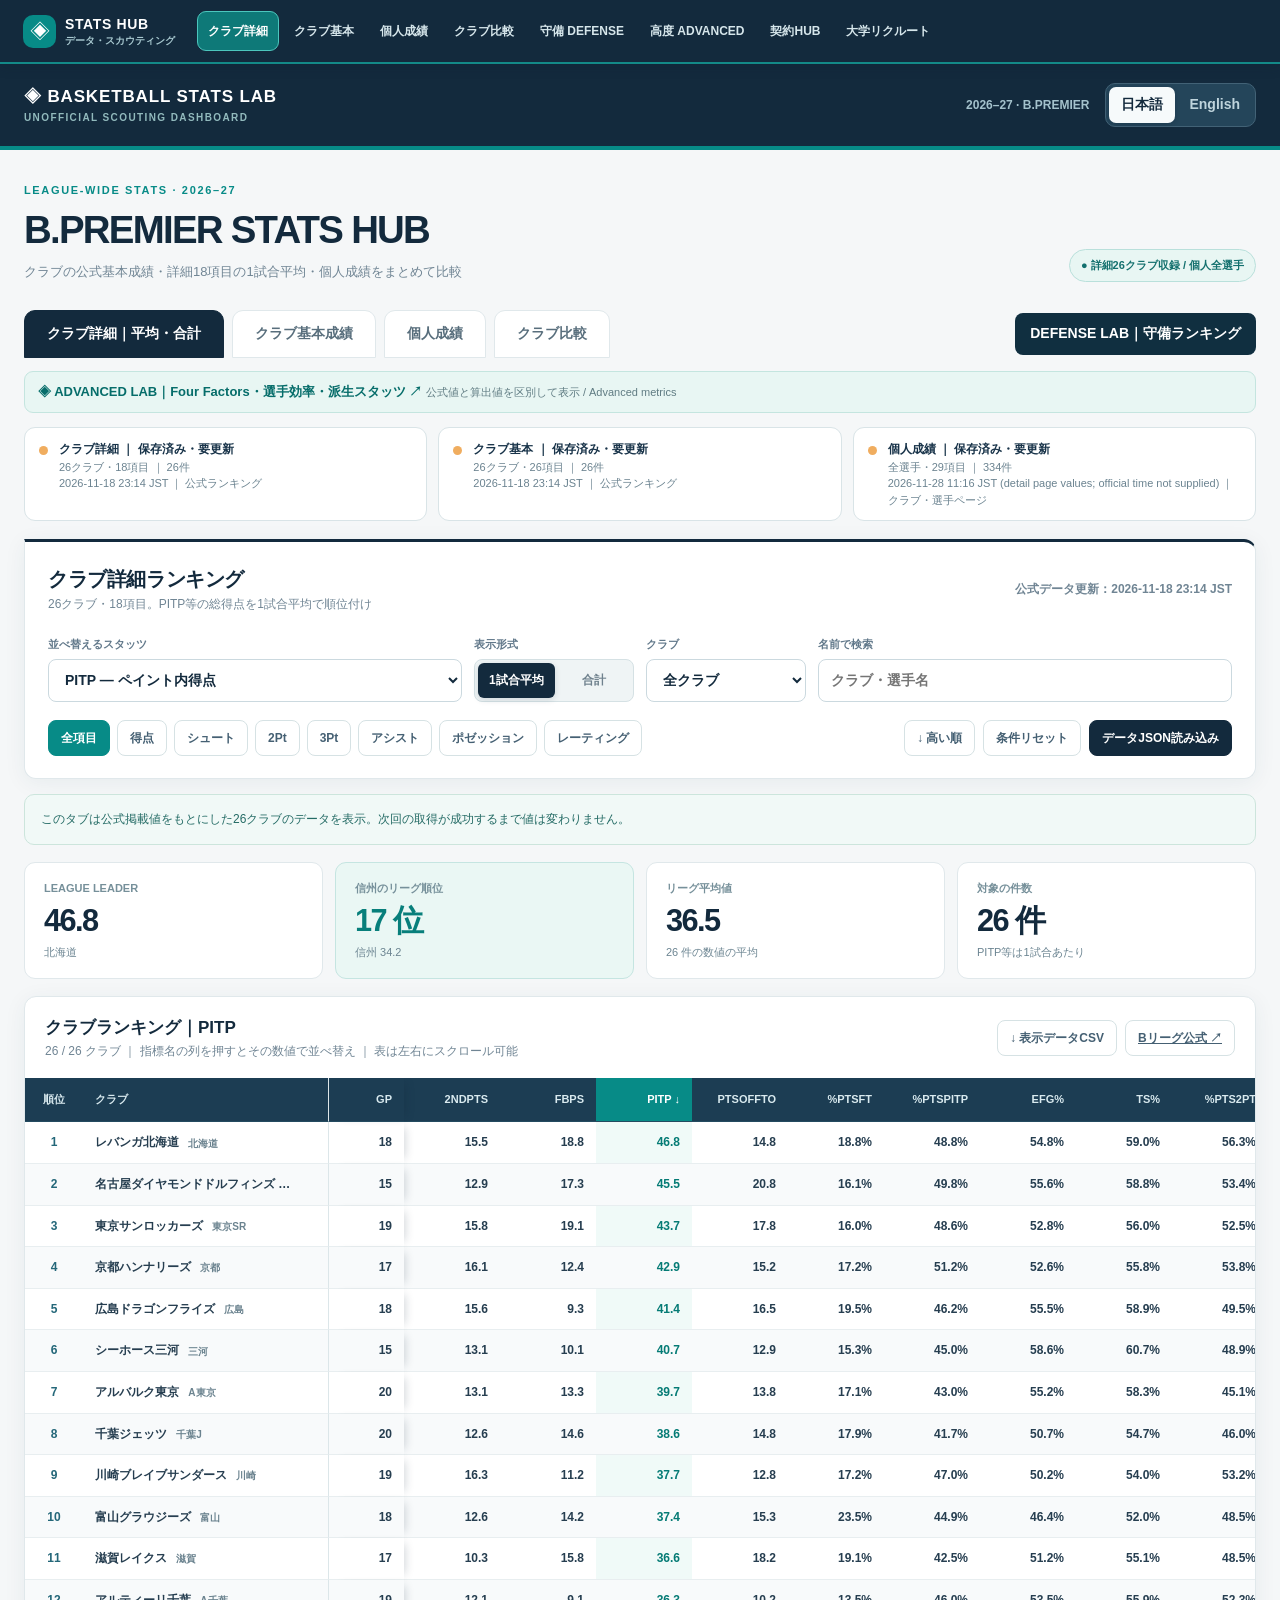
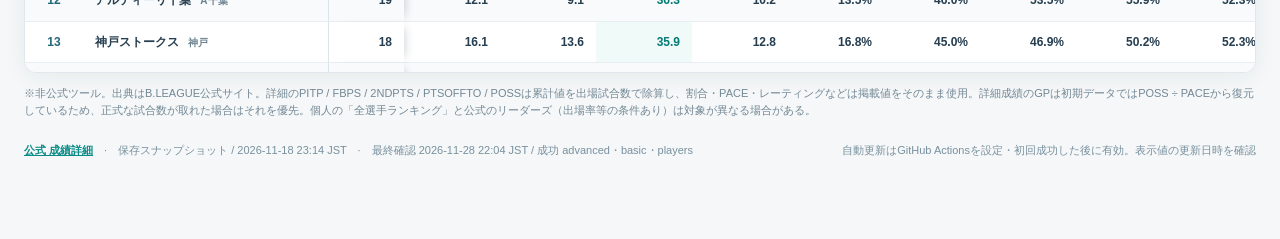
<file: index.html>
<!doctype html><html lang="ja"><head><meta charset="utf-8"/><meta name="viewport" content="width=device-width,initial-scale=1"/>
<meta name="theme-color" content="#132d40"/><title>B.PREMIER STATS HUB v3 · 2026-27</title>
<style>
:root{--navy:#132a3d;--navy2:#1c3d53;--teal:#078b87;--teal2:#e8f6f3;--orange:#b85f23;--ink:#263e50;--muted:#708594;--line:#e0e8eb;--bg:#f5f7f8}
*{box-sizing:border-box}body{margin:0;background:var(--bg);font:14px/1.55 -apple-system,BlinkMacSystemFont,"Hiragino Kaku Gothic ProN","Hiragino Sans","Noto Sans JP",sans-serif;color:var(--ink)}button,input,select{font:inherit}a{color:var(--teal)}.mast{background:var(--navy);color:white;border-bottom:4px solid var(--teal)}.mast .wrap{max-width:1480px;margin:auto;padding:19px 24px;display:flex;align-items:center;justify-content:space-between;gap:16px}.logo{font-weight:900;font-size:17px;letter-spacing:.05em}.logo small{display:block;font-size:10px;color:#92babd;letter-spacing:.14em}.season{color:#a4c2cc;font-weight:700;font-size:12px;white-space:nowrap}.wrapmain{max-width:1480px;margin:auto;padding:32px 24px 80px}h1{font-size:clamp(28px,3vw,40px);line-height:1.28;letter-spacing:-.045em;color:var(--navy);margin:6px 0 8px}p{margin:0}.eyebrow{font-size:11px;letter-spacing:.15em;color:var(--teal);font-weight:900}.intro{display:flex;justify-content:space-between;gap:18px;align-items:flex-end}.subtitle{color:var(--muted);font-size:13px}.status{font-size:11px;border:1px solid #b9e0db;background:var(--teal2);color:#13706e;padding:7px 11px;border-radius:25px;font-weight:850;white-space:nowrap}.tabs{display:flex;gap:8px;overflow:auto;margin-top:28px;padding-bottom:1px}.tab{white-space:nowrap;border:1px solid var(--line);background:white;padding:12px 22px;border-radius:11px 11px 0 0;color:#586e7c;font-weight:850;cursor:pointer}.tab[aria-selected="true"]{background:var(--navy);color:white;border-color:var(--navy)}.panel{background:white;border:1px solid var(--line);border-top:3px solid var(--navy);border-radius:0 12px 12px 12px;padding:22px 23px;box-shadow:0 4px 22px #173d5110}.headline{display:flex;align-items:center;justify-content:space-between;gap:14px;flex-wrap:wrap}.headline h2{font-size:20px;margin:0;color:var(--navy);letter-spacing:-.02em}.meta{font-size:12px;color:var(--muted)}.fieldgrid{display:flex;gap:12px;flex-wrap:wrap;margin:22px 0 18px;align-items:flex-end}.field{min-width:160px;flex:1}.field.sm{flex:0 1 140px}.field label{display:block;color:#61788a;font-weight:850;font-size:11px;margin-bottom:6px}.field select,.field input{width:100%;background:white;border:1px solid #cbd9df;border-radius:8px;padding:10px 12px;height:43px;color:var(--navy);font-weight:700;min-width:0}.switch{height:43px;display:flex;gap:3px;padding:3px;background:#eff4f5;border:1px solid #d5e1e4;border-radius:8px}.switch button{border:0;padding:0 11px;white-space:nowrap;border-radius:6px;background:transparent;color:#70828e;font-size:12px;font-weight:850;flex:1;cursor:pointer}.switch button.active{background:var(--navy);color:white;box-shadow:0 2px 6px #132a3d24}.quick{display:flex;align-items:center;justify-content:space-between;gap:10px;flex-wrap:wrap;margin-top:5px}.chips{display:flex;gap:7px;flex-wrap:wrap}.chip,.btn{background:white;border:1px solid #d6e2e4;border-radius:8px;color:#456073;padding:8px 12px;font-size:12px;font-weight:800;cursor:pointer}.chip.active{background:var(--teal);color:white;border-color:var(--teal)}.btn.primary{color:white;background:var(--navy);border-color:var(--navy)}.btn:hover,.chip:hover{border-color:var(--teal)}.cards{display:grid;grid-template-columns:repeat(4,minmax(0,1fr));gap:12px;margin:17px 0}.stat{padding:17px 19px;border:1px solid var(--line);background:white;border-radius:11px;min-width:0}.stat.special{background:#eaf7f4;border-color:#c5e5e1}.stat .hint{font-size:11px;font-weight:800;color:#76909a}.stat .num{font-size:clamp(23px,2.4vw,32px);font-weight:900;color:var(--navy);letter-spacing:-.05em}.stat .sub{font-size:11px;color:#6b8491;white-space:nowrap;overflow:hidden;text-overflow:ellipsis}.stat.special .num{color:#087f7b}.data-box{background:white;border:1px solid var(--line);border-radius:12px;overflow:hidden;box-shadow:0 4px 22px #173d5110}.tabletop{padding:18px 20px;display:flex;justify-content:space-between;align-items:center;gap:10px;flex-wrap:wrap}.tabletop h3{font-size:17px;margin:0;color:var(--navy)}.table-scroll{overflow:auto;max-height:66vh;scrollbar-color:#b5ccd0 transparent}table{border-collapse:separate;border-spacing:0;width:100%;min-width:1000px;font-variant-numeric:tabular-nums;white-space:nowrap}thead th{position:sticky;top:0;background:var(--navy2);color:#d9eaef;font-size:11px;padding:13px 12px;text-align:right;z-index:2;border-bottom:1px solid #244b60}thead th:first-child,tbody td:first-child{text-align:center;position:sticky;left:0;z-index:3;background:inherit;min-width:58px}thead th:nth-child(2),tbody td:nth-child(2){text-align:left;position:sticky;left:58px;z-index:3;background:inherit;min-width:185px}thead th:first-child,thead th:nth-child(2){z-index:4;background:var(--navy2)}th button{border:0;background:transparent;color:inherit;padding:0;cursor:pointer;font-weight:850}th.sel{background:var(--teal)!important;color:white}tbody td{border-bottom:1px solid #e8eef0;padding:11px 12px;text-align:right;background:white;font-weight:700;font-size:12px}tbody tr:nth-child(even) td{background:#f8fafb}tbody tr.highlight td{background:#e8f6f3!important;color:#0f6664;font-weight:900}tbody tr.highlight td.sel{background:#c2e9e4!important}tbody td.sel{background:#f0faf8;font-weight:900;color:#057b75}tbody tr:hover td{background:#f0f7f8}td.name{font-size:12px;font-weight:850}.name small{display:inline-block;font-size:10px;font-weight:700;color:#6b838f;margin-left:6px}.rank{font-weight:900;color:#246779}.empty{padding:42px 24px;text-align:center;color:#718693}.notice{background:#fff8eb;color:#875928;border:1px solid #f1deb9;border-radius:10px;padding:14px 16px;font-size:12px;line-height:1.7;margin:15px 0}.notice.ok{background:#f1f9f7;border-color:#cce5dc;color:#246b65}.small-text{font-size:11px;color:#728795;margin-top:12px}.foot{display:flex;gap:18px;justify-content:space-between;align-items:center;flex-wrap:wrap;margin-top:22px;color:#78909e;font-size:11px}.foot a{font-weight:800}.hidden{display:none!important}.pill{display:inline-block;padding:2px 8px;border-radius:15px;background:#dcece9;color:#0d6a63;font-size:10px;margin-left:6px}.topline{display:flex;align-items:center;gap:10px;flex-wrap:wrap}.period{font-weight:850}.pos-code{display:inline-block;border:1px solid #cfe1e3;border-radius:5px;padding:1px 4px;font-size:10px;color:#53707c;margin-right:6px}.export{display:flex;gap:8px;flex-wrap:wrap}button:focus-visible,select:focus-visible,input:focus-visible,a:focus-visible{outline:3px solid #6dccca;outline-offset:3px}
@media(max-width:850px){.wrapmain{padding:24px 13px 40px}.mast .wrap{padding:16px 14px}.intro{align-items:flex-start;flex-direction:column}.tabs{margin-top:23px}.tab{padding:11px 15px;font-size:12px}.panel{padding:17px 13px}.cards{grid-template-columns:repeat(2,1fr)}.field{min-width:130px;flex:1 1 40%}.field.sm{flex:1 1 40%}.stat{padding:12px 13px}.tabletop{padding:13px}table{min-width:950px}.season{display:none}thead th:nth-child(2),tbody td:nth-child(2){min-width:155px}.status{white-space:normal}}

.compare-panel{background:white;border:1px solid #dce7ea;border-radius:14px;padding:23px 24px;margin-top:20px}
.compare-ctrl{display:flex;flex-wrap:wrap;gap:14px;align-items:end;margin:18px 0 20px}
.compare-ctrl label{display:block;color:var(--muted);font-size:12px;font-weight:800;margin-bottom:5px}
.compare-ctrl select{background:#f9fcfc;border:1px solid #cbd9df;border-radius:8px;padding:9px 12px;min-width:160px;max-width:280px}
.compare-grid{display:grid;grid-template-columns:repeat(2,minmax(0,1fr));gap:14px;margin:12px 0 22px}
.compare-card{padding:16px 18px;background:#f2f8f8;border-radius:12px;border:1px solid #d9e9e8}
.compare-card h3{margin:0 0 7px;font-size:19px;color:var(--navy)}.compare-card p{margin:3px 0;font-size:13px;color:#526b79}
.compare-table{width:100%;border-collapse:collapse;font-size:13px}.compare-table th{background:#f1f6f7;color:#425a66;text-align:right;padding:11px 13px;position:sticky;top:0}.compare-table th:first-child,.compare-table td:first-child{text-align:left}.compare-table td{padding:11px 13px;border-bottom:1px solid #e3e9eb;text-align:right;font-variant-numeric:tabular-nums}.compare-table tr:hover{background:#f7fcfb}.compare-table td.neutral{color:#16344a;font-weight:800}.compare-scroll{max-height:700px;overflow:auto;border:1px solid #e1eaec;border-radius:10px}
@media(max-width:650px){.compare-grid{grid-template-columns:1fr}.compare-panel{padding:16px 12px}.compare-table{font-size:12px}}
.health-grid{display:grid;grid-template-columns:repeat(3,minmax(0,1fr));gap:11px;margin:14px 0 18px}
.health-item{border:1px solid #d9e4e7;border-radius:11px;background:#fff;padding:12px 14px;display:flex;gap:11px;align-items:flex-start}
.health-dot{flex:0 0 9px;height:9px;border-radius:50%;background:#f0ad5f;margin-top:6px}
.health-item[data-health="ok"] .health-dot{background:#0a9990}
.health-item[data-health="bad"] .health-dot{background:#c06928}
.health-name{font-size:12px;font-weight:900;color:#183349}
.health-detail{font-size:11px;color:#6b8390;line-height:1.5}
@media(max-width:650px){.health-grid{grid-template-columns:1fr;gap:7px;margin:10px 0 16px}.health-item{padding:9px 12px}}

/* Bilingual UI */
.mast-right{display:flex;align-items:center;gap:16px;min-width:0}
.lang-switch{display:inline-flex;gap:2px;padding:3px;background:#24455a;border:1px solid #426276;border-radius:10px;flex-shrink:0}
.lang-switch button{background:transparent;color:#bfd4dc;border:0;border-radius:7px;padding:7px 12px;font-weight:850;min-height:34px;cursor:pointer}
.lang-switch button[aria-pressed="true"]{background:#f6fafb;color:#132a3d;box-shadow:0 1px 4px #071d3040}
.lang-switch button:focus-visible{outline:3px solid #77dacf;outline-offset:2px}
@media(max-width:420px){.logo{font-size:13px}.logo small{font-size:8px}.mast .wrap{gap:8px}.lang-switch button{font-size:11px;padding:6px 9px}}

/* Prevent long sticky club/player names from painting over numeric columns. */
.table-scroll table thead th:first-child,.table-scroll table tbody td:first-child{width:58px;min-width:58px;max-width:58px;overflow:hidden;}
.table-scroll table thead th:nth-child(2),.table-scroll table tbody td:nth-child(2){width:245px;min-width:245px;max-width:245px;overflow:hidden;text-overflow:ellipsis;white-space:nowrap;}
.table-scroll table tbody td:nth-child(2) small{max-width:90px;overflow:hidden;text-overflow:ellipsis;white-space:nowrap;vertical-align:middle;}
.table-scroll table tbody td:nth-child(2){background:#fff;}
.table-scroll table tbody tr:nth-child(even) td:nth-child(2){background:#f8fafb;}
.table-scroll table tbody tr.highlight td:nth-child(2){background:#e8f6f3;}
@media(max-width:850px){.table-scroll table thead th:nth-child(2),.table-scroll table tbody td:nth-child(2){width:190px;min-width:190px;max-width:190px;}}

/* Ranking table regression guard: keep identifiers readable while horizontal stats scroll. */
#rankingTable .table-scroll > table{
  width:max-content;
  min-width:100%;
  table-layout:auto;
}
#rankingTable .table-scroll thead th:nth-child(n+4),
#rankingTable .table-scroll tbody td:nth-child(n+4){min-width:96px;}
#rankingTable .table-scroll thead th:nth-child(3),
#rankingTable .table-scroll tbody td:nth-child(3){
  position:sticky;
  left:303px;
  width:76px;
  min-width:76px;
  max-width:76px;
  overflow:hidden;
  white-space:nowrap;
  text-overflow:ellipsis;
  border-left:1px solid #dce6e9;
}
#rankingTable .table-scroll thead th:nth-child(3){
  z-index:5;
  background:var(--navy2);
  box-shadow:7px 0 10px -6px #132a3d55;
}
#rankingTable .table-scroll tbody td:nth-child(3){
  z-index:3;
  box-shadow:7px 0 10px -6px #132a3d33;
}
#rankingTable .table-scroll tbody tr:nth-child(odd) td:nth-child(-n+3){background:white;}
#rankingTable .table-scroll tbody tr:nth-child(even) td:nth-child(-n+3){background:#f8fafb;}
#rankingTable .table-scroll tbody tr:hover td:nth-child(-n+3){background:#f0f7f8;}
#rankingTable .table-scroll tbody tr.highlight td:nth-child(-n+3){background:#e8f6f3!important;}
#rankingTable .table-scroll thead th:first-child,
#rankingTable .table-scroll thead th:nth-child(2){z-index:6;}
#rankingTable .table-scroll tbody td:first-child,
#rankingTable .table-scroll tbody td:nth-child(2){z-index:4;}
#rankingTable[data-view="players"] .table-scroll thead th:nth-child(3),
#rankingTable[data-view="players"] .table-scroll tbody td:nth-child(3){
  width:136px;min-width:136px;max-width:136px;text-align:left;
}
#rankingTable .table-scroll tbody td.name{cursor:default;}

/* Narrow-screen guard: all frozen columns must fit inside the viewport. */
@media(max-width:650px){
  #rankingTable .table-scroll thead th:first-child,
  #rankingTable .table-scroll tbody td:first-child{
    width:48px;min-width:48px;max-width:48px;
  }
  #rankingTable .table-scroll thead th:nth-child(2),
  #rankingTable .table-scroll tbody td:nth-child(2){
    left:48px;width:155px;min-width:155px;max-width:155px;
  }
  #rankingTable .table-scroll thead th:nth-child(3),
  #rankingTable .table-scroll tbody td:nth-child(3){left:203px;}
  #rankingTable[data-view="players"] .table-scroll thead th:nth-child(3),
  #rankingTable[data-view="players"] .table-scroll tbody td:nth-child(3){
    width:100px;min-width:100px;max-width:100px;
  }
}
@media(max-width:380px){
  #rankingTable .table-scroll thead th:first-child,
  #rankingTable .table-scroll tbody td:first-child{
    width:44px;min-width:44px;max-width:44px;
  }
  #rankingTable .table-scroll thead th:nth-child(2),
  #rankingTable .table-scroll tbody td:nth-child(2){
    left:44px;width:128px;min-width:128px;max-width:128px;
  }
  #rankingTable .table-scroll thead th:nth-child(3),
  #rankingTable .table-scroll tbody td:nth-child(3){left:172px;}
  #rankingTable[data-view="players"] .table-scroll thead th:nth-child(3),
  #rankingTable[data-view="players"] .table-scroll tbody td:nth-child(3){
    width:92px;min-width:92px;max-width:92px;
  }
}
/* Comparison table must not inherit ranking-only frozen columns. */
#compareView .compare-table thead th:first-child,
#compareView .compare-table thead th:nth-child(2),
#compareView .compare-table tbody td:first-child,
#compareView .compare-table tbody td:nth-child(2){
  left:auto;
  position:static;
  width:auto;min-width:0;max-width:none;
  overflow:visible;
  text-overflow:clip;
  background:transparent;
}
#compareView .compare-table thead th{position:sticky;top:0;z-index:2;background:#f1f6f7;}
@media(min-width:651px) and (max-width:850px){
  #rankingTable .table-scroll thead th:nth-child(3),
  #rankingTable .table-scroll tbody td:nth-child(3){left:248px;}
}
.defense-nav-link{align-self:center;margin:0 0 0 auto;background:#102f40;color:#fff;text-decoration:none;font-weight:750;padding:10px 15px;border-radius:8px;white-space:nowrap}.defense-nav-link:hover{background:#087c82}@media(max-width:650px){.defense-nav-link{margin:4px 0;width:100%;text-align:center}}
</style><link rel="stylesheet" href="./hub-nav.css?v=20261127"><script defer src="./hub-nav.js?v=20261127"></script>
</head><body>
<header class="mast"><div class="wrap"><div class="logo">◈ BASKETBALL STATS LAB<small>UNOFFICIAL SCOUTING DASHBOARD</small></div><div class="mast-right"><div class="season">2026–27 · B.PREMIER</div><div class="lang-switch" role="group" aria-label="言語 / Language"><button id="langJa" type="button" data-lang="ja" aria-pressed="true">日本語</button><button id="langEn" type="button" data-lang="en" aria-pressed="false">English</button></div></div></div></header>
<main class="wrapmain"><div class="intro"><div><div class="eyebrow">LEAGUE-WIDE STATS · 2026–27</div><h1>B.PREMIER STATS HUB</h1><p class="subtitle">クラブの公式基本成績・詳細18項目の1試合平均・個人成績をまとめて比較</p></div><div class="status" id="globalStatus">● 保存データを表示中</div></div>
<nav class="tabs" aria-label="データ種別"><button class="tab" type="button" data-tab="advanced" aria-selected="true">クラブ詳細｜平均・合計</button><button class="tab" type="button" data-tab="basic" aria-selected="false">クラブ基本成績</button><button class="tab" type="button" data-tab="players" aria-selected="false">個人成績</button><button class="tab" type="button" data-tab="compare" aria-selected="false">クラブ比較</button><a href="./defense.html" class="defense-nav-link">DEFENSE LAB｜守備ランキング</a></nav>
<div style="margin:12px 0 4px;padding:10px 13px;border:1px solid #c4e5df;background:#e8f6f3;border-radius:9px;font-size:13px"><a href="./advanced-lab.html" style="font-weight:850;color:#066d6a;text-decoration:none">◈ ADVANCED LAB｜Four Factors・選手効率・派生スタッツ ↗</a> <span style="color:#607c83;font-size:11px">公式値と算出値を区別して表示 / Advanced metrics</span></div>
<div id="healthBar" class="health-grid" role="status" aria-live="polite"></div>
<section class="panel" id="rankingPanel"><div class="headline"><div><h2 id="panelTitle">クラブ詳細ランキング</h2><div class="meta" id="panelDescription">26クラブ・18項目の詳細数値を比較</div></div><div class="meta period" id="updatedAt">公式掲載値：2026/10/26 02:24</div></div>
 <div class="fieldgrid"><div class="field"><label for="metric">並べ替えるスタッツ</label><select id="metric"></select></div><div class="field sm" id="modeWrap"><label>表示形式</label><div class="switch"><button id="modeAvg" class="active" type="button">1試合平均</button><button id="modeTotal" type="button">合計</button></div></div><div class="field sm hidden" id="playerRateWrap"><label id="playerRateLabel">個人成績の換算</label><div class="switch"><button id="playerPerGame" class="active" type="button" aria-pressed="true">Per Game</button><button id="playerPer40" type="button" aria-pressed="false">Per 40min</button></div></div><div class="field sm" id="clubWrap"><label for="club">クラブ</label><select id="club"><option value="">全クラブ</option></select></div><div class="field sm hidden" id="eligibleWrap"><label for="eligible">対象選手</label><select id="eligible"><option value="all">全出場選手</option><option value="leaders">出場率85%以上</option></select></div><div class="field sm hidden" id="positionWrap"><label for="position">ポジション</label><select id="position"><option value="">全ポジション</option><option value="PG">PG</option><option value="SG">SG</option><option value="SF">SF</option><option value="PF">PF</option><option value="C">C</option></select></div><div class="field"><label for="search">名前で検索</label><input type="search" id="search" placeholder="クラブ・選手名"/></div></div>
 <div class="quick"><div class="chips" id="chips"></div><div class="export"><button type="button" class="btn" id="sortToggle">↓ 高い順</button><button type="button" class="btn" id="clear">条件リセット</button><button type="button" class="btn primary" id="loadJson">データJSON読み込み</button></div></div></section>
<div id="warning" class="notice"></div>
<section class="cards" id="cards"><div class="stat"><div class="hint" id="lbl1">リーグ1位</div><div class="num" id="val1">—</div><div class="sub" id="sub1">—</div></div><div class="stat special"><div class="hint" id="lbl2">信州の順位</div><div class="num" id="val2">—</div><div class="sub" id="sub2">—</div></div><div class="stat"><div class="hint" id="lbl3">リーグ平均</div><div class="num" id="val3">—</div><div class="sub" id="sub3">—</div></div><div class="stat"><div class="hint" id="lbl4">順位比較</div><div class="num" id="val4">—</div><div class="sub" id="sub4">—</div></div></section>
<section class="data-box" id="rankingTable"><div class="tabletop"><div><h3 id="tableTitle">ランキング一覧</h3><p class="meta" id="tableInfo">列見出しを押して並べ替え</p></div><div class="export"><button class="btn" id="csv">↓ 表示データCSV</button><a id="official" class="btn" href="https://www.bleague.jp/stats/" target="_blank" rel="noopener">Bリーグ公式 ↗</a></div></div><div class="table-scroll" tabindex="0" role="region" aria-label="成績表：横スクロール可"><table><thead id="thead"></thead><tbody id="tbody"></tbody></table></div></section>
<section class="compare-panel" id="compareView" style="display:none">
 <div class="headline"><div><h2>クラブ比較｜SCOUTING VIEW</h2><p class="meta">同一指標を2クラブで比較。差は「対戦相手 − 信州」で表示（比較先は変更可能）。</p></div><div id="compareStamp" class="meta period"></div></div>
 <div class="compare-ctrl"><div><label for="compareA">自チーム</label><select id="compareA"></select></div><div><label for="compareB">対戦相手</label><select id="compareB"></select></div><div><label for="compareType">スタッツ</label><select id="compareType"><option value="advanced">クラブ詳細18項目</option><option value="basic">クラブ基本26項目</option></select></div><div><label for="compareMode">詳細集計</label><select id="compareMode"><option value="avg">1試合平均</option><option value="total">合計（累計項目のみ）</option></select></div></div>
 <div class="notice" id="compareNote"></div>
 <div class="compare-grid"><div class="compare-card"><h3 id="compareNameA">信州</h3><p id="compareMetaA"></p></div><div class="compare-card"><h3 id="compareNameB">対戦相手</h3><p id="compareMetaB"></p></div></div>
 <div class="compare-scroll"><table class="compare-table"><thead><tr><th>指標</th><th id="hCompareA">信州</th><th id="hCompareB">相手</th><th>差（相手−自チーム）</th><th>リーグ順位（自）</th><th>リーグ順位（相手）</th></tr></thead><tbody id="compareBody"></tbody></table></div>
 <p class="small-text">※割合・PACE・OFFRTG・DEFRTG・NETRTGなどは累計／平均の切り替えにかかわらず公式掲載値。順位は指標ごとに降順（DEFRTG・OPPPTSPG・TOPGなどは昇順）で計算。</p>
 </section>
 <p class="small-text">※非公式ツール。出典はB.LEAGUE公式サイト。詳細のPITP / FBPS / 2NDPTS / PTSOFFTO / POSSは累計値を出場試合数で除算し、割合・PACE・レーティングなどは掲載値をそのまま使用。詳細成績のGPは初期データではPOSS ÷ PACEから復元しているため、正式な試合数が取れた場合はそれを優先。個人の「全選手ランキング」と公式のリーダーズ（出場率等の条件あり）は対象が異なる場合がある。</p>
<div class="foot"><div><a href="https://www.bleague.jp/stats/" target="_blank" rel="noopener">公式 成績詳細</a>　·　<span id="sourceInfo">データセット：保存スナップショット</span>　·　<span id="syncInfo">更新ジョブ：未接続</span></div><div>自動更新はGitHub Actionsを設定・初回成功した後に有効。表示値の更新日時を確認</div></div></main>
<input type="file" id="file" accept="application/json,.json" style="display:none"/>
<script id="bootstrap" type="application/json">{"schema":1,"season":"2026-27","league":"B.PREMIER","updated":{"advanced":"2026-11-18 23:14 JST","basic":"2026-11-18 23:14 JST","players":"2026-11-28 11:16 JST (detail page values; official time not supplied)"},"quality":{"advanced":"full","basic":"full","players":"full"},"advanced":[{"name":"レバンガ北海道","abbr":"北海道","gp":18,"v":{"2NDPTS":279.0,"FBPS":338.0,"PITP":842.0,"PTSOFFTO":267.0,"%PTSFT":18.8,"%PTSPITP":48.8,"EFG%":54.8,"TS%":59.0,"%PTS2PT":56.3,"%FGA2PT":66.3,"%PTS3PT":24.9,"%FGA3PT":33.7,"AST/TO":2.0,"PACE":78.6,"POSS":1415.3,"OFFRTG":121.9,"DEFRTG":118.8,"NETRTG":3.0}},{"name":"東京サンロッカーズ","abbr":"東京SR","gp":19,"v":{"2NDPTS":300.0,"FBPS":363.0,"PITP":830.0,"PTSOFFTO":339.0,"%PTSFT":16.0,"%PTSPITP":48.6,"EFG%":52.8,"TS%":56.0,"%PTS2PT":52.5,"%FGA2PT":60.7,"%PTS3PT":31.4,"%FGA3PT":39.3,"AST/TO":2.1,"PACE":76.1,"POSS":1445.6,"OFFRTG":118.2,"DEFRTG":104.2,"NETRTG":14.0}},{"name":"アルバルク東京","abbr":"A東京","gp":20,"v":{"2NDPTS":262.0,"FBPS":265.0,"PITP":794.0,"PTSOFFTO":275.0,"%PTSFT":17.1,"%PTSPITP":43.0,"EFG%":55.2,"TS%":58.3,"%PTS2PT":45.1,"%FGA2PT":52.5,"%PTS3PT":37.9,"%FGA3PT":47.5,"AST/TO":1.9,"PACE":77.0,"POSS":1540.3,"OFFRTG":119.8,"DEFRTG":106.2,"NETRTG":13.6}},{"name":"千葉ジェッツ","abbr":"千葉J","gp":20,"v":{"2NDPTS":251.0,"FBPS":291.0,"PITP":772.0,"PTSOFFTO":297.0,"%PTSFT":17.9,"%PTSPITP":41.7,"EFG%":50.7,"TS%":54.7,"%PTS2PT":46.0,"%FGA2PT":54.5,"%PTS3PT":36.1,"%FGA3PT":45.5,"AST/TO":1.7,"PACE":81.9,"POSS":1637.8,"OFFRTG":113.1,"DEFRTG":116.4,"NETRTG":-3.3}},{"name":"広島ドラゴンフライズ","abbr":"広島","gp":18,"v":{"2NDPTS":280.0,"FBPS":168.0,"PITP":746.0,"PTSOFFTO":297.0,"%PTSFT":19.5,"%PTSPITP":46.2,"EFG%":55.5,"TS%":58.9,"%PTS2PT":49.5,"%FGA2PT":58.6,"%PTS3PT":31.0,"%FGA3PT":41.4,"AST/TO":1.9,"PACE":73.4,"POSS":1320.9,"OFFRTG":122.3,"DEFRTG":108.6,"NETRTG":13.7}},{"name":"京都ハンナリーズ","abbr":"京都","gp":17,"v":{"2NDPTS":273.0,"FBPS":211.0,"PITP":730.0,"PTSOFFTO":258.0,"%PTSFT":17.2,"%PTSPITP":51.2,"EFG%":52.6,"TS%":55.8,"%PTS2PT":53.8,"%FGA2PT":60.2,"%PTS3PT":29.0,"%FGA3PT":39.8,"AST/TO":1.7,"PACE":73.9,"POSS":1255.8,"OFFRTG":113.6,"DEFRTG":107.0,"NETRTG":6.6}},{"name":"川崎ブレイブサンダース","abbr":"川崎","gp":19,"v":{"2NDPTS":309.0,"FBPS":212.0,"PITP":716.0,"PTSOFFTO":244.0,"%PTSFT":17.2,"%PTSPITP":47.0,"EFG%":50.2,"TS%":54.0,"%PTS2PT":53.2,"%FGA2PT":62.5,"%PTS3PT":29.5,"%FGA3PT":37.5,"AST/TO":1.5,"PACE":71.8,"POSS":1363.6,"OFFRTG":111.8,"DEFRTG":115.1,"NETRTG":-3.3}},{"name":"アルティーリ千葉","abbr":"A千葉","gp":19,"v":{"2NDPTS":229.0,"FBPS":172.0,"PITP":690.0,"PTSOFFTO":193.0,"%PTSFT":13.5,"%PTSPITP":46.0,"EFG%":53.5,"TS%":55.9,"%PTS2PT":52.3,"%FGA2PT":59.9,"%PTS3PT":34.2,"%FGA3PT":40.1,"AST/TO":1.5,"PACE":72.3,"POSS":1373.4,"OFFRTG":109.2,"DEFRTG":117.2,"NETRTG":-7.9}},{"name":"名古屋ダイヤモンドドルフィンズ","abbr":"名古屋D","gp":15,"v":{"2NDPTS":193.0,"FBPS":259.0,"PITP":682.0,"PTSOFFTO":312.0,"%PTSFT":16.1,"%PTSPITP":49.8,"EFG%":55.6,"TS%":58.8,"%PTS2PT":53.4,"%FGA2PT":60.9,"%PTS3PT":30.4,"%FGA3PT":39.1,"AST/TO":1.8,"PACE":76.9,"POSS":1153.1,"OFFRTG":118.8,"DEFRTG":102.2,"NETRTG":16.7}},{"name":"秋田ノーザンハピネッツ","abbr":"秋田","gp":19,"v":{"2NDPTS":205.0,"FBPS":266.0,"PITP":678.0,"PTSOFFTO":254.0,"%PTSFT":15.4,"%PTSPITP":42.8,"EFG%":53.3,"TS%":56.4,"%PTS2PT":46.1,"%FGA2PT":55.0,"%PTS3PT":38.5,"%FGA3PT":45.0,"AST/TO":1.6,"PACE":75.3,"POSS":1430.3,"OFFRTG":110.7,"DEFRTG":120.3,"NETRTG":-9.6}},{"name":"富山グラウジーズ","abbr":"富山","gp":18,"v":{"2NDPTS":226.0,"FBPS":256.0,"PITP":674.0,"PTSOFFTO":276.0,"%PTSFT":23.5,"%PTSPITP":44.9,"EFG%":46.4,"TS%":52.0,"%PTS2PT":48.5,"%FGA2PT":59.7,"%PTS3PT":28.0,"%FGA3PT":40.3,"AST/TO":1.5,"PACE":77.9,"POSS":1402.8,"OFFRTG":106.9,"DEFRTG":114.4,"NETRTG":-7.5}},{"name":"横浜ビー・コルセアーズ","abbr":"横浜BC","gp":19,"v":{"2NDPTS":194.0,"FBPS":211.0,"PITP":664.0,"PTSOFFTO":268.0,"%PTSFT":14.7,"%PTSPITP":44.4,"EFG%":50.1,"TS%":53.4,"%PTS2PT":53.1,"%FGA2PT":62.5,"%PTS3PT":32.1,"%FGA3PT":37.5,"AST/TO":1.8,"PACE":72.5,"POSS":1378.4,"OFFRTG":108.4,"DEFRTG":116.6,"NETRTG":-8.2}},{"name":"神戸ストークス","abbr":"神戸","gp":18,"v":{"2NDPTS":290.0,"FBPS":244.0,"PITP":646.0,"PTSOFFTO":231.0,"%PTSFT":16.8,"%PTSPITP":45.0,"EFG%":46.9,"TS%":50.2,"%PTS2PT":52.3,"%FGA2PT":61.2,"%PTS3PT":30.9,"%FGA3PT":38.8,"AST/TO":1.4,"PACE":76.0,"POSS":1368.5,"OFFRTG":104.9,"DEFRTG":115.8,"NETRTG":-11.0}},{"name":"仙台89ERS","abbr":"仙台","gp":19,"v":{"2NDPTS":213.0,"FBPS":258.0,"PITP":628.0,"PTSOFFTO":300.0,"%PTSFT":14.1,"%PTSPITP":37.2,"EFG%":54.8,"TS%":58.1,"%PTS2PT":43.4,"%FGA2PT":50.4,"%PTS3PT":42.5,"%FGA3PT":49.6,"AST/TO":2.1,"PACE":70.7,"POSS":1343.6,"OFFRTG":125.5,"DEFRTG":113.6,"NETRTG":11.8}},{"name":"滋賀レイクス","abbr":"滋賀","gp":17,"v":{"2NDPTS":175.0,"FBPS":269.0,"PITP":622.0,"PTSOFFTO":310.0,"%PTSFT":19.1,"%PTSPITP":42.5,"EFG%":51.2,"TS%":55.1,"%PTS2PT":48.5,"%FGA2PT":56.4,"%PTS3PT":32.4,"%FGA3PT":43.6,"AST/TO":1.7,"PACE":79.1,"POSS":1344.0,"OFFRTG":108.9,"DEFRTG":113.2,"NETRTG":-4.3}},{"name":"信州ブレイブウォリアーズ","abbr":"信州","gp":18,"v":{"2NDPTS":264.0,"FBPS":247.0,"PITP":616.0,"PTSOFFTO":231.0,"%PTSFT":17.2,"%PTSPITP":41.0,"EFG%":51.7,"TS%":55.5,"%PTS2PT":47.3,"%FGA2PT":55.0,"%PTS3PT":35.6,"%FGA3PT":45.0,"AST/TO":1.2,"PACE":76.0,"POSS":1367.2,"OFFRTG":109.9,"DEFRTG":113.6,"NETRTG":-3.7}},{"name":"長崎ヴェルカ","abbr":"長崎","gp":19,"v":{"2NDPTS":144.0,"FBPS":189.0,"PITP":616.0,"PTSOFFTO":276.0,"%PTSFT":13.0,"%PTSPITP":41.7,"EFG%":53.7,"TS%":56.1,"%PTS2PT":49.0,"%FGA2PT":55.0,"%PTS3PT":38.0,"%FGA3PT":45.0,"AST/TO":1.4,"PACE":69.3,"POSS":1317.4,"OFFRTG":112.1,"DEFRTG":117.5,"NETRTG":-5.4}},{"name":"シーホース三河","abbr":"三河","gp":15,"v":{"2NDPTS":197.0,"FBPS":151.0,"PITP":610.0,"PTSOFFTO":193.0,"%PTSFT":15.3,"%PTSPITP":45.0,"EFG%":58.6,"TS%":60.7,"%PTS2PT":48.9,"%FGA2PT":57.1,"%PTS3PT":35.9,"%FGA3PT":42.9,"AST/TO":1.9,"PACE":72.2,"POSS":1082.5,"OFFRTG":125.2,"DEFRTG":111.3,"NETRTG":13.9}},{"name":"琉球ゴールデンキングス","abbr":"琉球","gp":18,"v":{"2NDPTS":285.0,"FBPS":228.0,"PITP":610.0,"PTSOFFTO":262.0,"%PTSFT":19.2,"%PTSPITP":40.3,"EFG%":51.3,"TS%":55.5,"%PTS2PT":45.1,"%FGA2PT":56.2,"%PTS3PT":35.7,"%FGA3PT":43.8,"AST/TO":1.6,"PACE":73.9,"POSS":1330.7,"OFFRTG":113.7,"DEFRTG":112.3,"NETRTG":1.4}},{"name":"茨城ロボッツ","abbr":"茨城","gp":18,"v":{"2NDPTS":236.0,"FBPS":195.0,"PITP":598.0,"PTSOFFTO":264.0,"%PTSFT":15.8,"%PTSPITP":39.7,"EFG%":54.2,"TS%":58.0,"%PTS2PT":43.8,"%FGA2PT":50.4,"%PTS3PT":40.4,"%FGA3PT":49.6,"AST/TO":1.8,"PACE":72.6,"POSS":1307.7,"OFFRTG":115.2,"DEFRTG":109.8,"NETRTG":5.4}},{"name":"島根スサノオマジック","abbr":"島根","gp":17,"v":{"2NDPTS":184.0,"FBPS":190.0,"PITP":584.0,"PTSOFFTO":247.0,"%PTSFT":13.9,"%PTSPITP":41.0,"EFG%":54.5,"TS%":57.4,"%PTS2PT":45.3,"%FGA2PT":51.9,"%PTS3PT":40.8,"%FGA3PT":48.1,"AST/TO":1.7,"PACE":72.5,"POSS":1233.3,"OFFRTG":115.6,"DEFRTG":112.7,"NETRTG":2.9}},{"name":"宇都宮ブレックス","abbr":"宇都宮","gp":17,"v":{"2NDPTS":223.0,"FBPS":193.0,"PITP":568.0,"PTSOFFTO":228.0,"%PTSFT":16.2,"%PTSPITP":40.7,"EFG%":52.0,"TS%":55.3,"%PTS2PT":45.1,"%FGA2PT":50.4,"%PTS3PT":38.7,"%FGA3PT":49.6,"AST/TO":1.7,"PACE":73.5,"POSS":1250.0,"OFFRTG":111.7,"DEFRTG":112.6,"NETRTG":-1.0}},{"name":"群馬クレインサンダーズ","abbr":"群馬","gp":18,"v":{"2NDPTS":191.0,"FBPS":169.0,"PITP":556.0,"PTSOFFTO":334.0,"%PTSFT":19.5,"%PTSPITP":36.7,"EFG%":52.2,"TS%":56.8,"%PTS2PT":45.1,"%FGA2PT":53.5,"%PTS3PT":35.4,"%FGA3PT":46.5,"AST/TO":1.9,"PACE":71.6,"POSS":1289.6,"OFFRTG":117.6,"DEFRTG":104.7,"NETRTG":12.9}},{"name":"大阪エヴェッサ","abbr":"大阪","gp":18,"v":{"2NDPTS":166.0,"FBPS":194.0,"PITP":506.0,"PTSOFFTO":244.0,"%PTSFT":14.1,"%PTSPITP":40.3,"EFG%":45.3,"TS%":47.7,"%PTS2PT":49.8,"%FGA2PT":56.0,"%PTS3PT":36.1,"%FGA3PT":44.0,"AST/TO":1.2,"PACE":74.2,"POSS":1335.2,"OFFRTG":94.1,"DEFRTG":122.0,"NETRTG":-27.9}},{"name":"佐賀バルーナーズ","abbr":"佐賀","gp":17,"v":{"2NDPTS":162.0,"FBPS":173.0,"PITP":502.0,"PTSOFFTO":215.0,"%PTSFT":16.6,"%PTSPITP":37.9,"EFG%":48.6,"TS%":52.3,"%PTS2PT":44.7,"%FGA2PT":52.4,"%PTS3PT":38.7,"%FGA3PT":47.6,"AST/TO":1.7,"PACE":74.2,"POSS":1262.0,"OFFRTG":105.0,"DEFRTG":128.9,"NETRTG":-23.9}},{"name":"三遠ネオフェニックス","abbr":"三遠","gp":14,"v":{"2NDPTS":184.0,"FBPS":176.0,"PITP":466.0,"PTSOFFTO":236.0,"%PTSFT":16.6,"%PTSPITP":37.5,"EFG%":54.2,"TS%":57.8,"%PTS2PT":45.5,"%FGA2PT":52.2,"%PTS3PT":37.9,"%FGA3PT":47.8,"AST/TO":1.9,"PACE":75.3,"POSS":1053.8,"OFFRTG":117.9,"DEFRTG":111.4,"NETRTG":6.5}}],"basic":[{"name":"滋賀レイクス","abbr":"滋賀","gp":17,"PPG":86.1,"OPPPTSPG":89.5,"FGMPG":30.2,"FGAPG":68.1,"FG%":44.3,"2FGMPG":20.9,"2FGAPG":38.4,"2FG%":54.4,"3FGMPG":9.3,"3FGAPG":29.7,"3FG%":31.3,"FTMPG":16.4,"FTAPG":22.6,"FT%":72.5,"ORPG":11.6,"DRPG":25.4,"RPG":36.9,"APG":23.4,"TOPG":13.5,"STPG":9.9,"BSPG":2.8,"BSRPG":2.7,"FPG":22.7,"FDPG":21.7,"MINPG":"204:24","EFFPG":94.6},{"name":"名古屋ダイヤモンドドルフィンズ","abbr":"名古屋D","gp":15,"PPG":91.3,"OPPPTSPG":78.5,"FGMPG":33.7,"FGAPG":68.9,"FG%":48.9,"2FGMPG":24.4,"2FGAPG":41.9,"2FG%":58.2,"3FGMPG":9.3,"3FGAPG":26.9,"3FG%":34.4,"FTMPG":14.7,"FTAPG":19.9,"FT%":73.9,"ORPG":12.5,"DRPG":26.0,"RPG":38.5,"APG":22.9,"TOPG":12.9,"STPG":9.1,"BSPG":2.9,"BSRPG":2.8,"FPG":18.3,"FDPG":20.5,"MINPG":"200:00","EFFPG":106.1},{"name":"東京サンロッカーズ","abbr":"東京SR","gp":19,"PPG":90.0,"OPPPTSPG":79.3,"FGMPG":33.1,"FGAPG":71.5,"FG%":46.2,"2FGMPG":23.6,"2FGAPG":43.4,"2FG%":54.4,"3FGMPG":9.4,"3FGAPG":28.1,"3FG%":33.5,"FTMPG":14.4,"FTAPG":20.1,"FT%":71.9,"ORPG":15.3,"DRPG":28.4,"RPG":43.6,"APG":24.8,"TOPG":12.0,"STPG":8.7,"BSPG":3.6,"BSRPG":3.3,"FPG":18.3,"FDPG":18.4,"MINPG":"201:18","EFFPG":107.1},{"name":"仙台89ERS","abbr":"仙台","gp":19,"PPG":88.7,"OPPPTSPG":80.4,"FGMPG":31.8,"FGAPG":69.6,"FG%":45.7,"2FGMPG":19.3,"2FGAPG":35.1,"2FG%":54.9,"3FGMPG":12.6,"3FGAPG":34.5,"3FG%":36.4,"FTMPG":12.5,"FTAPG":15.3,"FT%":81.7,"ORPG":11.2,"DRPG":25.6,"RPG":36.8,"APG":22.6,"TOPG":10.5,"STPG":7.8,"BSPG":3.6,"BSRPG":2.6,"FPG":16.3,"FDPG":18.3,"MINPG":"190:47","EFFPG":104.3},{"name":"京都ハンナリーズ","abbr":"京都","gp":17,"PPG":83.9,"OPPPTSPG":79.1,"FGMPG":30.7,"FGAPG":66.1,"FG%":46.4,"2FGMPG":22.6,"2FGAPG":39.8,"2FG%":56.7,"3FGMPG":8.1,"3FGAPG":26.3,"3FG%":30.9,"FTMPG":14.4,"FTAPG":20.8,"FT%":69.2,"ORPG":14.8,"DRPG":26.1,"RPG":40.9,"APG":23.9,"TOPG":14.4,"STPG":7.8,"BSPG":2.5,"BSRPG":3.0,"FPG":20.5,"FDPG":21.5,"MINPG":"201:28","EFFPG":96.0},{"name":"三遠ネオフェニックス","abbr":"三遠","gp":14,"PPG":88.8,"OPPPTSPG":83.9,"FGMPG":31.4,"FGAPG":68.4,"FG%":46.0,"2FGMPG":20.2,"2FGAPG":35.7,"2FG%":56.6,"3FGMPG":11.2,"3FGAPG":32.6,"3FG%":34.4,"FTMPG":14.7,"FTAPG":19.1,"FT%":77.2,"ORPG":12.4,"DRPG":25.6,"RPG":37.9,"APG":22.6,"TOPG":12.0,"STPG":7.6,"BSPG":2.9,"BSRPG":1.9,"FPG":22.1,"FDPG":20.9,"MINPG":"201:47","EFFPG":100.7},{"name":"群馬クレインサンダーズ","abbr":"群馬","gp":18,"PPG":84.3,"OPPPTSPG":75.0,"FGMPG":28.9,"FGAPG":64.9,"FG%":44.6,"2FGMPG":19.0,"2FGAPG":34.7,"2FG%":54.7,"3FGMPG":9.9,"3FGAPG":30.2,"3FG%":32.9,"FTMPG":16.4,"FTAPG":21.1,"FT%":78.1,"ORPG":11.2,"DRPG":24.5,"RPG":35.7,"APG":19.3,"TOPG":10.0,"STPG":7.4,"BSPG":2.2,"BSRPG":1.4,"FPG":19.6,"FDPG":21.0,"MINPG":"200:00","EFFPG":94.9},{"name":"琉球ゴールデンキングス","abbr":"琉球","gp":18,"PPG":84.1,"OPPPTSPG":83.1,"FGMPG":28.9,"FGAPG":66.2,"FG%":43.7,"2FGMPG":18.9,"2FGAPG":37.2,"2FG%":51.0,"3FGMPG":10.0,"3FGAPG":29.0,"3FG%":34.5,"FTMPG":16.2,"FTAPG":21.8,"FT%":74.2,"ORPG":14.1,"DRPG":26.1,"RPG":40.2,"APG":21.4,"TOPG":13.2,"STPG":6.9,"BSPG":2.3,"BSRPG":4.4,"FPG":20.8,"FDPG":22.2,"MINPG":"202:46","EFFPG":91.6},{"name":"長崎ヴェルカ","abbr":"長崎","gp":19,"PPG":77.7,"OPPPTSPG":81.5,"FGMPG":28.9,"FGAPG":63.0,"FG%":45.9,"2FGMPG":19.1,"2FGAPG":34.6,"2FG%":55.0,"3FGMPG":9.8,"3FGAPG":28.4,"3FG%":34.7,"FTMPG":10.1,"FTAPG":14.2,"FT%":71.1,"ORPG":8.6,"DRPG":25.0,"RPG":33.6,"APG":19.3,"TOPG":13.7,"STPG":6.8,"BSPG":2.0,"BSRPG":2.7,"FPG":20.7,"FDPG":18.1,"MINPG":"190:47","EFFPG":79.1},{"name":"広島ドラゴンフライズ","abbr":"広島","gp":18,"PPG":89.8,"OPPPTSPG":79.7,"FGMPG":31.5,"FGAPG":65.1,"FG%":48.4,"2FGMPG":22.2,"2FGAPG":38.2,"2FG%":58.2,"3FGMPG":9.3,"3FGAPG":26.9,"3FG%":34.4,"FTMPG":17.5,"FTAPG":25.3,"FT%":69.1,"ORPG":12.7,"DRPG":27.3,"RPG":39.9,"APG":21.0,"TOPG":11.1,"STPG":6.8,"BSPG":2.4,"BSRPG":1.9,"FPG":20.2,"FDPG":22.4,"MINPG":"204:10","EFFPG":104.3},{"name":"レバンガ北海道","abbr":"北海道","gp":18,"PPG":95.8,"OPPPTSPG":93.4,"FGMPG":34.9,"FGAPG":71.1,"FG%":49.2,"2FGMPG":27.0,"2FGAPG":47.1,"2FG%":57.3,"3FGMPG":7.9,"3FGAPG":23.9,"3FG%":33.2,"FTMPG":18.0,"FTAPG":23.0,"FT%":78.3,"ORPG":13.4,"DRPG":27.5,"RPG":40.9,"APG":22.7,"TOPG":11.6,"STPG":6.7,"BSPG":3.2,"BSRPG":3.4,"FPG":21.8,"FDPG":22.6,"MINPG":"201:23","EFFPG":110.3},{"name":"横浜ビー・コルセアーズ","abbr":"横浜BC","gp":19,"PPG":78.6,"OPPPTSPG":84.6,"FGMPG":29.3,"FGAPG":66.9,"FG%":43.8,"2FGMPG":20.9,"2FGAPG":41.8,"2FG%":50.0,"3FGMPG":8.4,"3FGAPG":25.1,"3FG%":33.5,"FTMPG":11.6,"FTAPG":15.4,"FT%":75.3,"ORPG":11.7,"DRPG":23.6,"RPG":35.4,"APG":21.0,"TOPG":11.6,"STPG":6.6,"BSPG":1.6,"BSRPG":3.2,"FPG":22.2,"FDPG":18.7,"MINPG":"201:18","EFFPG":80.6},{"name":"大阪エヴェッサ","abbr":"大阪","gp":18,"PPG":69.8,"OPPPTSPG":90.5,"FGMPG":25.8,"FGAPG":66.2,"FG%":38.9,"2FGMPG":17.4,"2FGAPG":37.1,"2FG%":46.9,"3FGMPG":8.4,"3FGAPG":29.1,"3FG%":28.8,"FTMPG":9.8,"FTAPG":15.6,"FT%":63.2,"ORPG":11.3,"DRPG":24.1,"RPG":35.3,"APG":16.2,"TOPG":13.3,"STPG":6.5,"BSPG":2.7,"BSRPG":2.2,"FPG":20.8,"FDPG":19.2,"MINPG":"201:23","EFFPG":63.6},{"name":"神戸ストークス","abbr":"神戸","gp":18,"PPG":79.7,"OPPPTSPG":88.1,"FGMPG":29.1,"FGAPG":70.7,"FG%":41.1,"2FGMPG":20.8,"2FGAPG":43.3,"2FG%":48.1,"3FGMPG":8.2,"3FGAPG":27.4,"3FG%":30.0,"FTMPG":13.4,"FTAPG":19.9,"FT%":67.3,"ORPG":16.3,"DRPG":26.7,"RPG":42.9,"APG":19.2,"TOPG":13.5,"STPG":6.5,"BSPG":1.8,"BSRPG":2.0,"FPG":21.1,"FDPG":20.6,"MINPG":"200:00","EFFPG":82.9},{"name":"島根スサノオマジック","abbr":"島根","gp":17,"PPG":83.9,"OPPPTSPG":81.8,"FGMPG":30.4,"FGAPG":66.3,"FG%":45.9,"2FGMPG":19.0,"2FGAPG":34.4,"2FG%":55.2,"3FGMPG":11.4,"3FGAPG":31.9,"3FG%":35.8,"FTMPG":11.6,"FTAPG":15.5,"FT%":75.0,"ORPG":11.2,"DRPG":24.8,"RPG":36.0,"APG":20.1,"TOPG":11.9,"STPG":6.4,"BSPG":3.8,"BSRPG":2.1,"FPG":21.5,"FDPG":18.7,"MINPG":"200:00","EFFPG":90.8},{"name":"佐賀バルーナーズ","abbr":"佐賀","gp":17,"PPG":77.9,"OPPPTSPG":95.7,"FGMPG":27.5,"FGAPG":66.8,"FG%":41.1,"2FGMPG":17.4,"2FGAPG":35.0,"2FG%":49.7,"3FGMPG":10.1,"3FGAPG":31.8,"3FG%":31.6,"FTMPG":12.9,"FTAPG":17.4,"FT%":74.3,"ORPG":10.1,"DRPG":22.8,"RPG":32.8,"APG":18.2,"TOPG":10.9,"STPG":6.2,"BSPG":1.8,"BSRPG":2.5,"FPG":20.0,"FDPG":18.4,"MINPG":"200:00","EFFPG":74.9},{"name":"茨城ロボッツ","abbr":"茨城","gp":18,"PPG":83.7,"OPPPTSPG":79.8,"FGMPG":29.6,"FGAPG":65.0,"FG%":45.6,"2FGMPG":18.3,"2FGAPG":32.8,"2FG%":55.9,"3FGMPG":11.3,"3FGAPG":32.2,"3FG%":35.0,"FTMPG":13.2,"FTAPG":16.3,"FT%":81.0,"ORPG":11.1,"DRPG":25.6,"RPG":36.6,"APG":23.1,"TOPG":12.8,"STPG":6.2,"BSPG":2.1,"BSRPG":2.4,"FPG":22.2,"FDPG":19.6,"MINPG":"200:00","EFFPG":92.5},{"name":"富山グラウジーズ","abbr":"富山","gp":18,"PPG":83.3,"OPPPTSPG":89.2,"FGMPG":28.0,"FGAPG":68.7,"FG%":40.7,"2FGMPG":20.2,"2FGAPG":41.1,"2FG%":49.3,"3FGMPG":7.8,"3FGAPG":27.7,"3FG%":28.1,"FTMPG":19.6,"FTAPG":26.0,"FT%":75.2,"ORPG":13.4,"DRPG":25.3,"RPG":38.7,"APG":18.9,"TOPG":12.3,"STPG":6.2,"BSPG":1.9,"BSRPG":3.1,"FPG":25.3,"FDPG":24.8,"MINPG":"201:23","EFFPG":81.4},{"name":"秋田ノーザンハピネッツ","abbr":"秋田","gp":19,"PPG":83.3,"OPPPTSPG":90.6,"FGMPG":29.9,"FGAPG":66.2,"FG%":45.2,"2FGMPG":19.2,"2FGAPG":36.4,"2FG%":52.8,"3FGMPG":10.7,"3FGAPG":29.8,"3FG%":35.9,"FTMPG":12.8,"FTAPG":17.4,"FT%":73.7,"ORPG":9.5,"DRPG":26.4,"RPG":35.9,"APG":19.4,"TOPG":12.0,"STPG":6.2,"BSPG":3.2,"BSRPG":2.5,"FPG":20.2,"FDPG":18.8,"MINPG":"200:00","EFFPG":86.9},{"name":"アルバルク東京","abbr":"A東京","gp":20,"PPG":92.3,"OPPPTSPG":81.8,"FGMPG":32.5,"FGAPG":69.3,"FG%":46.8,"2FGMPG":20.8,"2FGAPG":36.4,"2FG%":57.1,"3FGMPG":11.7,"3FGAPG":32.9,"3FG%":35.4,"FTMPG":15.8,"FTAPG":22.4,"FT%":70.5,"ORPG":11.6,"DRPG":31.5,"RPG":43.1,"APG":20.6,"TOPG":10.6,"STPG":6.2,"BSPG":2.6,"BSRPG":2.2,"FPG":17.9,"FDPG":21.8,"MINPG":"205:00","EFFPG":108.8},{"name":"宇都宮ブレックス","abbr":"宇都宮","gp":17,"PPG":82.1,"OPPPTSPG":82.8,"FGMPG":29.1,"FGAPG":66.1,"FG%":44.0,"2FGMPG":18.5,"2FGAPG":33.3,"2FG%":55.7,"3FGMPG":10.6,"3FGAPG":32.8,"3FG%":32.3,"FTMPG":13.3,"FTAPG":18.4,"FT%":72.2,"ORPG":11.8,"DRPG":26.5,"RPG":38.3,"APG":20.8,"TOPG":12.2,"STPG":5.9,"BSPG":2.1,"BSRPG":1.9,"FPG":20.7,"FDPG":19.5,"MINPG":"202:56","EFFPG":88.6},{"name":"信州ブレイブウォリアーズ","abbr":"信州","gp":18,"PPG":83.4,"OPPPTSPG":86.3,"FGMPG":29.6,"FGAPG":66.8,"FG%":44.3,"2FGMPG":19.7,"2FGAPG":36.8,"2FG%":53.6,"3FGMPG":9.9,"3FGAPG":30.1,"3FG%":32.9,"FTMPG":14.3,"FTAPG":18.9,"FT%":75.9,"ORPG":13.2,"DRPG":27.8,"RPG":41.0,"APG":18.8,"TOPG":15.1,"STPG":5.5,"BSPG":2.7,"BSRPG":1.8,"FPG":22.4,"FDPG":19.8,"MINPG":"200:00","EFFPG":87.0},{"name":"シーホース三河","abbr":"三河","gp":15,"PPG":90.3,"OPPPTSPG":80.3,"FGMPG":32.9,"FGAPG":65.3,"FG%":50.3,"2FGMPG":22.1,"2FGAPG":37.3,"2FG%":59.1,"3FGMPG":10.8,"3FGAPG":28.0,"3FG%":38.6,"FTMPG":13.8,"FTAPG":20.6,"FT%":67.0,"ORPG":12.0,"DRPG":27.3,"RPG":39.3,"APG":20.7,"TOPG":10.6,"STPG":5.3,"BSPG":2.4,"BSRPG":2.6,"FPG":19.1,"FDPG":22.7,"MINPG":"200:00","EFFPG":105.2},{"name":"川崎ブレイブサンダース","abbr":"川崎","gp":19,"PPG":80.3,"OPPPTSPG":82.6,"FGMPG":29.3,"FGAPG":66.2,"FG%":44.2,"2FGMPG":21.4,"2FGAPG":41.4,"2FG%":51.7,"3FGMPG":7.9,"3FGAPG":24.8,"3FG%":31.8,"FTMPG":13.8,"FTAPG":18.4,"FT%":75.1,"ORPG":15.1,"DRPG":26.0,"RPG":41.1,"APG":20.5,"TOPG":14.1,"STPG":5.2,"BSPG":2.1,"BSRPG":2.7,"FPG":19.5,"FDPG":19.7,"MINPG":"200:00","EFFPG":87.1},{"name":"千葉ジェッツ","abbr":"千葉J","gp":20,"PPG":92.6,"OPPPTSPG":95.3,"FGMPG":32.5,"FGAPG":75.1,"FG%":43.2,"2FGMPG":21.3,"2FGAPG":40.9,"2FG%":52.1,"3FGMPG":11.2,"3FGAPG":34.2,"3FG%":32.7,"FTMPG":16.6,"FTAPG":21.8,"FT%":76.1,"ORPG":13.9,"DRPG":29.2,"RPG":43.0,"APG":21.2,"TOPG":12.8,"STPG":5.1,"BSPG":4.1,"BSRPG":3.1,"FPG":20.8,"FDPG":21.7,"MINPG":"210:00","EFFPG":98.9},{"name":"アルティーリ千葉","abbr":"A千葉","gp":19,"PPG":79.0,"OPPPTSPG":84.7,"FGMPG":29.6,"FGAPG":63.8,"FG%":46.5,"2FGMPG":20.6,"2FGAPG":38.2,"2FG%":54.0,"3FGMPG":9.0,"3FGAPG":25.6,"3FG%":35.2,"FTMPG":10.7,"FTAPG":15.4,"FT%":69.3,"ORPG":11.8,"DRPG":27.2,"RPG":39.0,"APG":22.1,"TOPG":14.3,"STPG":4.5,"BSPG":2.8,"BSRPG":2.9,"FPG":20.6,"FDPG":18.9,"MINPG":"201:18","EFFPG":86.9}],"players":[{"club":"北海道","name":"富永 啓生","number":"30","pos":"SG","url":"https://www.bleague.jp/roster_detail/?PlayerID=19755","G":18.0,"GS":18.0,"MIN":"513:03","MINPG":"28:30","PPG":23.9,"FGMPG":8.0,"FGAPG":16.7,"FG%":47.8,"2FGMPG":6.0,"2FGAPG":10.8,"2FG%":55.7,"3FGMPG":2.0,"3FGAPG":5.9,"3FG%":33.6,"FTMPG":5.9,"FTAPG":6.6,"FT%":90.7,"ORPG":0.7,"DRPG":2.2,"RPG":2.9,"APG":3.6,"TOPG":2.0,"STPG":1.1,"BSPG":0.1,"BSRPG":1.2,"FPG":2.1,"FDPG":6.9,"EFFPG":23.9,"+/-":4.4,"name_en":"Keisei Tominaga"},{"club":"北海道","name":"ジョン・ハーラー","number":"21","pos":"C/PF","url":"https://www.bleague.jp/roster_detail/?PlayerID=51000296","G":18.0,"GS":5.0,"MIN":"442:18","MINPG":"24:34","PPG":13.8,"FGMPG":5.5,"FGAPG":7.8,"FG%":70.2,"2FGMPG":5.5,"2FGAPG":7.8,"2FG%":70.7,"3FGMPG":0.0,"3FGAPG":0.1,"3FG%":0.0,"FTMPG":2.8,"FTAPG":4.3,"FT%":65.4,"ORPG":3.5,"DRPG":5.5,"RPG":9.0,"APG":2.7,"TOPG":1.4,"STPG":1.2,"BSPG":0.4,"BSRPG":0.4,"FPG":2.7,"FDPG":3.6,"EFFPG":22.2,"+/-":4.9,"name_en":"John Harrar"},{"club":"北海道","name":"島谷 怜","number":"15","pos":"PG","url":"https://www.bleague.jp/roster_detail/?PlayerID=51000234","G":18.0,"GS":15.0,"MIN":"290:50","MINPG":"16:09","PPG":3.1,"FGMPG":1.2,"FGAPG":2.8,"FG%":44.0,"2FGMPG":0.8,"2FGAPG":1.6,"2FG%":51.7,"3FGMPG":0.4,"3FGAPG":1.2,"3FG%":33.3,"FTMPG":0.2,"FTAPG":0.2,"FT%":100.0,"ORPG":0.4,"DRPG":1.2,"RPG":1.6,"APG":3.7,"TOPG":1.1,"STPG":0.7,"BSPG":0.1,"BSRPG":0.2,"FPG":2.3,"FDPG":0.9,"EFFPG":4.8,"+/-":-0.1,"name_en":"Ren Shimatani"},{"club":"北海道","name":"西村 優真","number":"40","pos":"SG/SF","url":"https://www.bleague.jp/roster_detail/?PlayerID=55000589","G":2.0,"GS":0.0,"MIN":"2:49","MINPG":"1:24","PPG":2.0,"FGMPG":1.0,"FGAPG":1.0,"FG%":100.0,"2FGMPG":1.0,"2FGAPG":1.0,"2FG%":100.0,"3FGMPG":0.0,"3FGAPG":0.0,"3FG%":0.0,"FTMPG":0.0,"FTAPG":0.0,"FT%":0.0,"ORPG":0.0,"DRPG":0.0,"RPG":0.0,"APG":0.5,"TOPG":0.5,"STPG":0.0,"BSPG":0.0,"BSRPG":0.0,"FPG":0.0,"FDPG":0.0,"EFFPG":2.0,"+/-":2.0,"name_en":"Yuma Nishimura"},{"club":"北海道","name":"マークイーズ・ボールデン","number":"7","pos":"C/PF","url":"https://www.bleague.jp/roster_detail/?PlayerID=51000637","G":18.0,"GS":15.0,"MIN":"488:48","MINPG":"27:09","PPG":15.9,"FGMPG":6.2,"FGAPG":11.6,"FG%":53.4,"2FGMPG":5.3,"2FGAPG":8.8,"2FG%":60.8,"3FGMPG":0.8,"3FGAPG":2.8,"3FG%":30.0,"FTMPG":2.8,"FTAPG":4.0,"FT%":69.4,"ORPG":1.9,"DRPG":5.3,"RPG":7.2,"APG":1.4,"TOPG":1.3,"STPG":0.4,"BSPG":1.0,"BSRPG":0.3,"FPG":1.8,"FDPG":3.3,"EFFPG":19.3,"+/-":-1.3,"name_en":"Marques Bolden"},{"club":"北海道","name":"市場 脩斗","number":"12","pos":"PG/SG","url":"https://www.bleague.jp/roster_detail/?PlayerID=51000446","G":18.0,"GS":3.0,"MIN":"296:27","MINPG":"16:28","PPG":5.4,"FGMPG":1.6,"FGAPG":4.7,"FG%":34.5,"2FGMPG":1.0,"2FGAPG":2.2,"2FG%":45.0,"3FGMPG":0.6,"3FGAPG":2.4,"3FG%":25.0,"FTMPG":1.6,"FTAPG":2.1,"FT%":73.7,"ORPG":0.3,"DRPG":1.0,"RPG":1.3,"APG":2.1,"TOPG":1.4,"STPG":0.4,"BSPG":0.1,"BSRPG":0.1,"FPG":2.5,"FDPG":2.0,"EFFPG":3.7,"+/-":-2.2,"name_en":"Shuto Ichiba"},{"club":"北海道","name":"ゲイリー・クラーク","number":"3","pos":"PF","url":"https://www.bleague.jp/roster_detail/?PlayerID=51000406","G":18.0,"GS":17.0,"MIN":"498:27","MINPG":"27:41","PPG":14.7,"FGMPG":5.4,"FGAPG":11.6,"FG%":46.4,"2FGMPG":3.6,"2FGAPG":6.8,"2FG%":52.8,"3FGMPG":1.8,"3FGAPG":4.8,"3FG%":37.2,"FTMPG":2.1,"FTAPG":2.3,"FT%":92.7,"ORPG":2.1,"DRPG":5.9,"RPG":8.1,"APG":3.1,"TOPG":1.7,"STPG":0.9,"BSPG":0.7,"BSRPG":0.4,"FPG":2.6,"FDPG":2.1,"EFFPG":18.3,"+/-":2.6,"name_en":"Gary Clark"},{"club":"北海道","name":"菊地 広人","number":"6","pos":"PG/SG","url":"https://www.bleague.jp/roster_detail/?PlayerID=51000350","G":18.0,"GS":0.0,"MIN":"145:25","MINPG":"8:04","PPG":2.6,"FGMPG":0.8,"FGAPG":1.8,"FG%":42.4,"2FGMPG":0.5,"2FGAPG":0.8,"2FG%":64.3,"3FGMPG":0.3,"3FGAPG":1.1,"3FG%":26.3,"FTMPG":0.8,"FTAPG":0.8,"FT%":93.3,"ORPG":0.2,"DRPG":0.3,"RPG":0.6,"APG":0.8,"TOPG":0.1,"STPG":0.2,"BSPG":0.1,"BSRPG":0.1,"FPG":1.2,"FDPG":0.6,"EFFPG":2.3,"+/-":-1.0,"name_en":"Hiroto Kikuchi"},{"club":"北海道","name":"木林 優","number":"8","pos":"PF","url":"https://www.bleague.jp/roster_detail/?PlayerID=51000349","G":14.0,"GS":0.0,"MIN":"60:55","MINPG":"4:21","PPG":1.4,"FGMPG":0.6,"FGAPG":1.0,"FG%":64.3,"2FGMPG":0.6,"2FGAPG":0.9,"2FG%":69.2,"3FGMPG":0.0,"3FGAPG":0.1,"3FG%":0.0,"FTMPG":0.1,"FTAPG":0.1,"FT%":100.0,"ORPG":0.3,"DRPG":0.3,"RPG":0.6,"APG":0.4,"TOPG":0.1,"STPG":0.1,"BSPG":0.1,"BSRPG":0.1,"FPG":0.8,"FDPG":0.3,"EFFPG":1.3,"+/-":-1.1,"name_en":"Yu Kibayashi"},{"club":"北海道","name":"松崎 裕樹","number":"24","pos":"SG/SF","url":"https://www.bleague.jp/roster_detail/?PlayerID=51000227","G":12.0,"GS":0.0,"MIN":"63:06","MINPG":"5:15","PPG":0.8,"FGMPG":0.3,"FGAPG":0.8,"FG%":44.4,"2FGMPG":0.3,"2FGAPG":0.6,"2FG%":42.9,"3FGMPG":0.1,"3FGAPG":0.2,"3FG%":50.0,"FTMPG":0.1,"FTAPG":0.3,"FT%":25.0,"ORPG":0.3,"DRPG":0.7,"RPG":0.9,"APG":0.3,"TOPG":0.2,"STPG":0.0,"BSPG":0.0,"BSRPG":0.0,"FPG":1.3,"FDPG":0.2,"EFFPG":0.2,"+/-":1.8,"name_en":"Hiroki Matsuzaki"},{"club":"北海道","name":"ドワイト・ラモス","number":"2","pos":"SG/SF","url":"https://www.bleague.jp/roster_detail/?PlayerID=51000102","G":18.0,"GS":17.0,"MIN":"434:54","MINPG":"24:09","PPG":11.2,"FGMPG":4.2,"FGAPG":9.3,"FG%":44.9,"2FGMPG":2.8,"2FGAPG":5.7,"2FG%":48.5,"3FGMPG":1.4,"3FGAPG":3.6,"3FG%":39.1,"FTMPG":1.4,"FTAPG":1.8,"FT%":78.8,"ORPG":0.7,"DRPG":2.3,"RPG":3.0,"APG":2.1,"TOPG":0.8,"STPG":1.2,"BSPG":0.7,"BSRPG":0.4,"FPG":1.8,"FDPG":1.8,"EFFPG":11.4,"+/-":-2.6,"name_en":"Dwight Ramos"},{"club":"北海道","name":"内藤 耀悠","number":"18","pos":"SF","url":"https://www.bleague.jp/roster_detail/?PlayerID=51000202","G":17.0,"GS":0.0,"MIN":"110:54","MINPG":"6:31","PPG":0.8,"FGMPG":0.3,"FGAPG":0.9,"FG%":31.3,"2FGMPG":0.2,"2FGAPG":0.5,"2FG%":44.4,"3FGMPG":0.1,"3FGAPG":0.4,"3FG%":14.3,"FTMPG":0.2,"FTAPG":0.5,"FT%":37.5,"ORPG":0.4,"DRPG":0.4,"RPG":0.8,"APG":1.1,"TOPG":0.4,"STPG":0.2,"BSPG":0.0,"BSRPG":0.1,"FPG":1.6,"FDPG":0.3,"EFFPG":0.1,"+/-":0.8,"name_en":"Teruchika Naito"},{"club":"北海道","name":"関野 剛平","number":"1","pos":"SG/SF","url":"https://www.bleague.jp/roster_detail/?PlayerID=10850","G":18.0,"GS":0.0,"MIN":"129:00","MINPG":"7:10","PPG":0.8,"FGMPG":0.3,"FGAPG":0.9,"FG%":29.4,"2FGMPG":0.1,"2FGAPG":0.2,"2FG%":33.3,"3FGMPG":0.2,"3FGAPG":0.8,"3FG%":28.6,"FTMPG":0.1,"FTAPG":0.1,"FT%":50.0,"ORPG":0.2,"DRPG":0.2,"RPG":0.3,"APG":0.2,"TOPG":0.1,"STPG":0.2,"BSPG":0.0,"BSRPG":0.1,"FPG":0.8,"FDPG":0.3,"EFFPG":0.2,"+/-":2.1,"name_en":"Kohei Sekino"},{"club":"北海道","name":"大崎 裕太","number":"16","pos":"PG/SG","url":"https://www.bleague.jp/roster_detail/?PlayerID=18429","G":16.0,"GS":0.0,"MIN":"147:58","MINPG":"9:14","PPG":2.0,"FGMPG":0.8,"FGAPG":1.8,"FG%":46.4,"2FGMPG":0.4,"2FGAPG":0.8,"2FG%":53.8,"3FGMPG":0.4,"3FGAPG":0.9,"3FG%":40.0,"FTMPG":0.0,"FTAPG":0.0,"FT%":0.0,"ORPG":0.1,"DRPG":0.8,"RPG":0.9,"APG":1.9,"TOPG":0.8,"STPG":0.2,"BSPG":0.0,"BSRPG":0.1,"FPG":1.1,"FDPG":0.4,"EFFPG":2.4,"+/-":4.2,"name_en":"Yuta Osaki"},{"club":"仙台","name":"ジャレット・カルバー","number":"8","pos":"SG/SF","url":"https://www.bleague.jp/roster_detail/?PlayerID=51000531","G":18.0,"GS":18.0,"MIN":"560:48","MINPG":"31:09","PPG":27.3,"FGMPG":9.7,"FGAPG":21.1,"FG%":45.8,"2FGMPG":6.8,"2FGAPG":12.8,"2FG%":53.0,"3FGMPG":2.9,"3FGAPG":8.3,"3FG%":34.7,"FTMPG":5.1,"FTAPG":5.9,"FT%":86.8,"ORPG":1.2,"DRPG":5.9,"RPG":7.1,"APG":4.7,"TOPG":2.5,"STPG":1.3,"BSPG":0.4,"BSRPG":0.8,"FPG":1.8,"FDPG":6.7,"EFFPG":30.2,"+/-":10.1,"name_en":"Jarrett Culver"},{"club":"仙台","name":"セルジオ・エル ダーウィッチ","number":"9","pos":"SG","url":"https://www.bleague.jp/roster_detail/?PlayerID=51000530","G":19.0,"GS":19.0,"MIN":"520:38","MINPG":"27:24","PPG":14.6,"FGMPG":5.5,"FGAPG":11.4,"FG%":48.4,"2FGMPG":4.1,"2FGAPG":7.2,"2FG%":56.6,"3FGMPG":1.5,"3FGAPG":4.3,"3FG%":34.6,"FTMPG":2.1,"FTAPG":2.5,"FT%":81.3,"ORPG":1.2,"DRPG":4.0,"RPG":5.2,"APG":6.0,"TOPG":2.4,"STPG":1.4,"BSPG":0.5,"BSRPG":0.6,"FPG":2.5,"FDPG":3.2,"EFFPG":18.9,"+/-":6.2,"name_en":"Sergio El Darwich"},{"club":"仙台","name":"新沼 康生","number":"24","pos":"SF","url":"https://www.bleague.jp/roster_detail/?PlayerID=51000445","G":7.0,"GS":0.0,"MIN":"19:37","MINPG":"2:48","PPG":0.3,"FGMPG":0.1,"FGAPG":0.6,"FG%":25.0,"2FGMPG":0.1,"2FGAPG":0.1,"2FG%":100.0,"3FGMPG":0.0,"3FGAPG":0.4,"3FG%":0.0,"FTMPG":0.0,"FTAPG":0.0,"FT%":0.0,"ORPG":0.0,"DRPG":0.0,"RPG":0.0,"APG":0.0,"TOPG":0.4,"STPG":0.1,"BSPG":0.0,"BSRPG":0.0,"FPG":0.1,"FDPG":0.0,"EFFPG":-0.6,"+/-":-1.9,"name_en":"Kosei Niinuma"},{"club":"仙台","name":"ジェイク・レイマン","number":"10","pos":"SF/PF","url":"https://www.bleague.jp/roster_detail/?PlayerID=51000313","G":18.0,"GS":18.0,"MIN":"561:39","MINPG":"31:12","PPG":18.5,"FGMPG":6.2,"FGAPG":12.5,"FG%":49.8,"2FGMPG":3.3,"2FGAPG":5.4,"2FG%":60.8,"3FGMPG":2.9,"3FGAPG":7.1,"3FG%":41.4,"FTMPG":3.1,"FTAPG":3.7,"FT%":83.6,"ORPG":1.1,"DRPG":5.6,"RPG":6.7,"APG":2.3,"TOPG":1.7,"STPG":1.6,"BSPG":1.1,"BSRPG":0.3,"FPG":2.1,"FDPG":4.1,"EFFPG":23.2,"+/-":7.8,"name_en":"Jake Layman"},{"club":"仙台","name":"ネイサン・ブース","number":"45","pos":"C/PF","url":"https://www.bleague.jp/roster_detail/?PlayerID=51000144","G":19.0,"GS":19.0,"MIN":"533:18","MINPG":"28:04","PPG":11.6,"FGMPG":4.3,"FGAPG":8.7,"FG%":49.7,"2FGMPG":2.5,"2FGAPG":4.2,"2FG%":59.5,"3FGMPG":1.8,"3FGAPG":4.5,"3FG%":40.7,"FTMPG":1.2,"FTAPG":1.6,"FT%":73.3,"ORPG":1.8,"DRPG":2.1,"RPG":3.9,"APG":4.2,"TOPG":1.2,"STPG":1.0,"BSPG":1.3,"BSRPG":0.2,"FPG":2.4,"FDPG":2.0,"EFFPG":15.3,"+/-":7.0,"name_en":"Nathan Boothe"},{"club":"仙台","name":"岡島 和真","number":"3","pos":"PG","url":"https://www.bleague.jp/roster_detail/?PlayerID=51000133","G":19.0,"GS":2.0,"MIN":"324:51","MINPG":"17:05","PPG":5.4,"FGMPG":2.1,"FGAPG":4.9,"FG%":41.9,"2FGMPG":1.1,"2FGAPG":2.3,"2FG%":48.8,"3FGMPG":0.9,"3FGAPG":2.6,"3FG%":36.0,"FTMPG":0.3,"FTAPG":0.6,"FT%":54.5,"ORPG":0.4,"DRPG":1.0,"RPG":1.4,"APG":2.4,"TOPG":0.9,"STPG":0.8,"BSPG":0.1,"BSRPG":0.2,"FPG":1.0,"FDPG":0.8,"EFFPG":5.6,"+/-":2.7,"name_en":"Kazuma Okajima"},{"club":"仙台","name":"阿部 真冴橙","number":"96","pos":"PG/SG","url":"https://www.bleague.jp/roster_detail/?PlayerID=51000342","G":6.0,"GS":0.0,"MIN":"4:27","MINPG":"0:44","PPG":0.0,"FGMPG":0.0,"FGAPG":0.2,"FG%":0.0,"2FGMPG":0.0,"2FGAPG":0.0,"2FG%":0.0,"3FGMPG":0.0,"3FGAPG":0.2,"3FG%":0.0,"FTMPG":0.0,"FTAPG":0.0,"FT%":0.0,"ORPG":0.0,"DRPG":0.2,"RPG":0.2,"APG":0.0,"TOPG":0.2,"STPG":0.0,"BSPG":0.0,"BSRPG":0.0,"FPG":0.2,"FDPG":0.0,"EFFPG":-0.3,"+/-":-1.5,"name_en":"Masato Abe"},{"club":"仙台","name":"半澤 凌太","number":"23","pos":"SF","url":"https://www.bleague.jp/roster_detail/?PlayerID=15834","G":13.0,"GS":0.0,"MIN":"63:44","MINPG":"4:54","PPG":0.5,"FGMPG":0.2,"FGAPG":0.7,"FG%":33.3,"2FGMPG":0.2,"2FGAPG":0.3,"2FG%":50.0,"3FGMPG":0.1,"3FGAPG":0.4,"3FG%":20.0,"FTMPG":0.0,"FTAPG":0.0,"FT%":0.0,"ORPG":0.5,"DRPG":0.4,"RPG":0.9,"APG":0.2,"TOPG":0.1,"STPG":0.0,"BSPG":0.0,"BSRPG":0.0,"FPG":0.3,"FDPG":0.0,"EFFPG":0.8,"+/-":-2.7,"name_en":"Ryota Hanzawa"},{"club":"仙台","name":"渡辺 翔太","number":"15","pos":"PG","url":"https://www.bleague.jp/roster_detail/?PlayerID=30526","G":19.0,"GS":0.0,"MIN":"188:21","MINPG":"9:54","PPG":1.5,"FGMPG":0.5,"FGAPG":2.0,"FG%":23.7,"2FGMPG":0.3,"2FGAPG":0.7,"2FG%":38.5,"3FGMPG":0.2,"3FGAPG":1.3,"3FG%":16.0,"FTMPG":0.3,"FTAPG":0.4,"FT%":85.7,"ORPG":0.4,"DRPG":0.5,"RPG":0.9,"APG":1.0,"TOPG":0.3,"STPG":0.3,"BSPG":0.0,"BSRPG":0.2,"FPG":0.7,"FDPG":0.5,"EFFPG":1.3,"+/-":-1.2,"name_en":"Shota Watanabe"},{"club":"仙台","name":"片岡 大晴","number":"91","pos":"SG","url":"https://www.bleague.jp/roster_detail/?PlayerID=8481","G":6.0,"GS":0.0,"MIN":"7:39","MINPG":"1:16","PPG":1.7,"FGMPG":0.5,"FGAPG":1.0,"FG%":50.0,"2FGMPG":0.0,"2FGAPG":0.2,"2FG%":0.0,"3FGMPG":0.5,"3FGAPG":0.8,"3FG%":60.0,"FTMPG":0.2,"FTAPG":0.2,"FT%":100.0,"ORPG":0.0,"DRPG":0.0,"RPG":0.0,"APG":0.0,"TOPG":0.0,"STPG":0.0,"BSPG":0.0,"BSRPG":0.0,"FPG":0.3,"FDPG":0.0,"EFFPG":0.8,"+/-":-1.8,"name_en":"Masaharu Kataoka"},{"club":"仙台","name":"シェーファー アヴィ幸樹","number":"32","pos":"C","url":"https://www.bleague.jp/roster_detail/?PlayerID=19956","G":19.0,"GS":0.0,"MIN":"338:28","MINPG":"17:48","PPG":2.5,"FGMPG":0.9,"FGAPG":2.2,"FG%":42.9,"2FGMPG":0.7,"2FGAPG":1.6,"2FG%":41.9,"3FGMPG":0.3,"3FGAPG":0.6,"3FG%":45.5,"FTMPG":0.3,"FTAPG":0.4,"FT%":75.0,"ORPG":1.4,"DRPG":2.3,"RPG":3.7,"APG":0.8,"TOPG":0.3,"STPG":0.3,"BSPG":0.1,"BSRPG":0.2,"FPG":1.3,"FDPG":0.6,"EFFPG":4.8,"+/-":0.8,"name_en":"Avi Koki Schafer"},{"club":"仙台","name":"杉浦 佑成","number":"14","pos":"SF","url":"https://www.bleague.jp/roster_detail/?PlayerID=10820","G":19.0,"GS":0.0,"MIN":"327:50","MINPG":"17:15","PPG":4.2,"FGMPG":1.5,"FGAPG":4.3,"FG%":34.1,"2FGMPG":0.4,"2FGAPG":0.7,"2FG%":57.1,"3FGMPG":1.1,"3FGAPG":3.6,"3FG%":29.4,"FTMPG":0.2,"FTAPG":0.4,"FT%":57.1,"ORPG":0.6,"DRPG":1.2,"RPG":1.8,"APG":0.5,"TOPG":0.3,"STPG":0.5,"BSPG":0.2,"BSRPG":0.1,"FPG":1.7,"FDPG":0.4,"EFFPG":2.5,"+/-":2.4,"name_en":"Yusei Sugiura"},{"club":"仙台","name":"船生 誠也","number":"7","pos":"PG/SG","url":"https://www.bleague.jp/roster_detail/?PlayerID=8737","G":19.0,"GS":19.0,"MIN":"373:35","MINPG":"19:39","PPG":4.6,"FGMPG":1.6,"FGAPG":3.2,"FG%":50.8,"2FGMPG":0.6,"2FGAPG":0.9,"2FG%":61.1,"3FGMPG":1.1,"3FGAPG":2.3,"3FG%":46.5,"FTMPG":0.3,"FTAPG":0.3,"FT%":100.0,"ORPG":0.7,"DRPG":1.0,"RPG":1.7,"APG":1.0,"TOPG":0.4,"STPG":0.9,"BSPG":0.1,"BSRPG":0.1,"FPG":2.5,"FDPG":0.5,"EFFPG":4.3,"+/-":5.3,"name_en":"Seiya Funyu"},{"club":"秋田","name":"マーク・スミス","number":"13","pos":"PG/SG","url":"https://www.bleague.jp/roster_detail/?PlayerID=51000410","G":19.0,"GS":19.0,"MIN":"622:19","MINPG":"32:45","PPG":25.2,"FGMPG":8.1,"FGAPG":16.3,"FG%":49.7,"2FGMPG":4.9,"2FGAPG":8.8,"2FG%":56.0,"3FGMPG":3.2,"3FGAPG":7.5,"3FG%":42.3,"FTMPG":5.8,"FTAPG":7.4,"FT%":78.0,"ORPG":0.8,"DRPG":5.7,"RPG":6.5,"APG":6.6,"TOPG":3.2,"STPG":1.6,"BSPG":0.3,"BSRPG":0.6,"FPG":2.9,"FDPG":7.5,"EFFPG":31.2,"+/-":-4.6,"name_en":"Mark Smith"},{"club":"秋田","name":"ヤニー・ウェッツェル","number":"10","pos":"C/PF","url":"https://www.bleague.jp/roster_detail/?PlayerID=51000521","G":19.0,"GS":19.0,"MIN":"581:47","MINPG":"30:37","PPG":16.2,"FGMPG":6.7,"FGAPG":12.2,"FG%":55.4,"2FGMPG":5.9,"2FGAPG":9.9,"2FG%":60.1,"3FGMPG":0.8,"3FGAPG":2.3,"3FG%":34.9,"FTMPG":1.9,"FTAPG":2.9,"FT%":67.3,"ORPG":1.6,"DRPG":7.1,"RPG":8.6,"APG":3.2,"TOPG":2.1,"STPG":1.1,"BSPG":1.2,"BSRPG":0.7,"FPG":2.3,"FDPG":3.1,"EFFPG":21.8,"+/-":-4.5,"name_en":"Yanni Wetzell"},{"club":"秋田","name":"アンジェロ・チョル","number":"27","pos":"PF","url":"https://www.bleague.jp/roster_detail/?PlayerID=12642","G":6.0,"GS":0.0,"MIN":"81:07","MINPG":"13:31","PPG":6.0,"FGMPG":2.8,"FGAPG":4.2,"FG%":68.0,"2FGMPG":2.8,"2FGAPG":4.2,"2FG%":68.0,"3FGMPG":0.0,"3FGAPG":0.0,"3FG%":0.0,"FTMPG":0.3,"FTAPG":0.7,"FT%":50.0,"ORPG":1.2,"DRPG":1.2,"RPG":2.3,"APG":0.7,"TOPG":0.7,"STPG":0.8,"BSPG":0.7,"BSRPG":0.2,"FPG":1.8,"FDPG":1.0,"EFFPG":7.2,"+/-":-2.8,"name_en":"Angelo Chol"},{"club":"秋田","name":"小松 亮太","number":"33","pos":"SG","url":"https://www.bleague.jp/roster_detail/?PlayerID=55000974","G":3.0,"GS":0.0,"MIN":"2:43","MINPG":"0:54","PPG":0.0,"FGMPG":0.0,"FGAPG":0.0,"FG%":0.0,"2FGMPG":0.0,"2FGAPG":0.0,"2FG%":0.0,"3FGMPG":0.0,"3FGAPG":0.0,"3FG%":0.0,"FTMPG":0.0,"FTAPG":0.0,"FT%":0.0,"ORPG":0.0,"DRPG":0.3,"RPG":0.3,"APG":0.3,"TOPG":0.0,"STPG":0.0,"BSPG":0.0,"BSRPG":0.0,"FPG":0.0,"FDPG":0.0,"EFFPG":0.7,"+/-":1.0,"name_en":"Ryota Komatsu"},{"club":"秋田","name":"中山 拓哉","number":"17","pos":"PG/SG","url":"https://www.bleague.jp/roster_detail/?PlayerID=10848","G":13.0,"GS":1.0,"MIN":"184:38","MINPG":"14:12","PPG":5.4,"FGMPG":1.8,"FGAPG":4.9,"FG%":37.5,"2FGMPG":0.8,"2FGAPG":2.2,"2FG%":39.3,"3FGMPG":1.0,"3FGAPG":2.8,"3FG%":36.1,"FTMPG":0.7,"FTAPG":1.0,"FT%":69.2,"ORPG":0.9,"DRPG":1.0,"RPG":1.9,"APG":2.0,"TOPG":1.0,"STPG":0.7,"BSPG":0.0,"BSRPG":0.0,"FPG":1.9,"FDPG":1.0,"EFFPG":4.6,"+/-":2.5,"name_en":"Takuya Nakayama"},{"club":"秋田","name":"ジャオ バイチン","number":"11","pos":"C/PF","url":"https://www.bleague.jp/roster_detail/?PlayerID=51000671","G":19.0,"GS":4.0,"MIN":"400:43","MINPG":"21:05","PPG":9.3,"FGMPG":3.4,"FGAPG":6.7,"FG%":50.0,"2FGMPG":2.1,"2FGAPG":3.7,"2FG%":55.7,"3FGMPG":1.3,"3FGAPG":3.1,"3FG%":43.1,"FTMPG":1.2,"FTAPG":1.7,"FT%":71.9,"ORPG":1.2,"DRPG":2.4,"RPG":3.6,"APG":0.8,"TOPG":1.0,"STPG":0.2,"BSPG":0.2,"BSRPG":0.1,"FPG":2.3,"FDPG":1.4,"EFFPG":8.2,"+/-":-5.7,"name_en":"Baiqing Zhao"},{"club":"秋田","name":"岩屋 頼","number":"18","pos":"PG","url":"https://www.bleague.jp/roster_detail/?PlayerID=51000600","G":19.0,"GS":1.0,"MIN":"252:21","MINPG":"13:16","PPG":2.6,"FGMPG":0.9,"FGAPG":3.5,"FG%":27.3,"2FGMPG":0.4,"2FGAPG":1.5,"2FG%":24.1,"3FGMPG":0.6,"3FGAPG":1.9,"3FG%":29.7,"FTMPG":0.2,"FTAPG":0.4,"FT%":37.5,"ORPG":0.1,"DRPG":1.2,"RPG":1.3,"APG":1.8,"TOPG":0.8,"STPG":0.3,"BSPG":0.1,"BSRPG":0.2,"FPG":1.5,"FDPG":0.7,"EFFPG":1.5,"+/-":-4.7,"name_en":"Yori Iwaya"},{"club":"秋田","name":"堀田 尚秀","number":"7","pos":"SG","url":"https://www.bleague.jp/roster_detail/?PlayerID=51000599","G":9.0,"GS":0.0,"MIN":"47:09","MINPG":"5:14","PPG":1.7,"FGMPG":0.6,"FGAPG":1.4,"FG%":38.5,"2FGMPG":0.0,"2FGAPG":0.0,"2FG%":0.0,"3FGMPG":0.6,"3FGAPG":1.4,"3FG%":38.5,"FTMPG":0.0,"FTAPG":0.0,"FT%":0.0,"ORPG":0.0,"DRPG":0.3,"RPG":0.3,"APG":0.1,"TOPG":0.1,"STPG":0.0,"BSPG":0.0,"BSRPG":0.0,"FPG":0.6,"FDPG":0.0,"EFFPG":0.6,"+/-":-1.8,"name_en":"Naohide Hotta"},{"club":"秋田","name":"元田 大陽","number":"12","pos":"SG","url":"https://www.bleague.jp/roster_detail/?PlayerID=51000361","G":19.0,"GS":1.0,"MIN":"280:11","MINPG":"14:44","PPG":2.5,"FGMPG":0.9,"FGAPG":3.3,"FG%":27.4,"2FGMPG":0.3,"2FGAPG":0.9,"2FG%":29.4,"3FGMPG":0.6,"3FGAPG":2.4,"3FG%":26.7,"FTMPG":0.1,"FTAPG":0.2,"FT%":33.3,"ORPG":0.3,"DRPG":0.6,"RPG":1.0,"APG":0.7,"TOPG":0.3,"STPG":0.4,"BSPG":0.0,"BSRPG":0.2,"FPG":1.6,"FDPG":0.5,"EFFPG":0.6,"+/-":-2.8,"name_en":"Taiyo Motoda"},{"club":"秋田","name":"トロイ・マーフィージュニア","number":"0","pos":"SG/SF","url":"https://www.bleague.jp/roster_detail/?PlayerID=51000180","G":18.0,"GS":13.0,"MIN":"340:55","MINPG":"18:56","PPG":4.4,"FGMPG":1.7,"FGAPG":4.9,"FG%":34.1,"2FGMPG":1.3,"2FGAPG":2.9,"2FG%":44.2,"3FGMPG":0.4,"3FGAPG":2.0,"3FG%":19.4,"FTMPG":0.7,"FTAPG":0.8,"FT%":85.7,"ORPG":0.6,"DRPG":2.0,"RPG":2.6,"APG":1.4,"TOPG":1.0,"STPG":0.8,"BSPG":0.4,"BSRPG":0.2,"FPG":2.1,"FDPG":1.1,"EFFPG":4.1,"+/-":-3.7,"name_en":"Troy Murphy Jr."},{"club":"秋田","name":"リード・トラビス","number":"22","pos":"C/PF","url":"https://www.bleague.jp/roster_detail/?PlayerID=33095","G":9.0,"GS":7.0,"MIN":"199:54","MINPG":"22:12","PPG":7.6,"FGMPG":3.4,"FGAPG":7.4,"FG%":46.3,"2FGMPG":3.2,"2FGAPG":6.4,"2FG%":50.0,"3FGMPG":0.2,"3FGAPG":1.0,"3FG%":22.2,"FTMPG":0.4,"FTAPG":1.6,"FT%":28.6,"ORPG":1.2,"DRPG":4.0,"RPG":5.2,"APG":1.3,"TOPG":0.8,"STPG":0.6,"BSPG":0.7,"BSRPG":0.1,"FPG":1.8,"FDPG":2.1,"EFFPG":9.7,"+/-":-2.2,"name_en":"Reid Travis"},{"club":"秋田","name":"栗原 翼","number":"2","pos":"PG/SG","url":"https://www.bleague.jp/roster_detail/?PlayerID=30397","G":6.0,"GS":0.0,"MIN":"35:07","MINPG":"5:51","PPG":2.7,"FGMPG":1.0,"FGAPG":2.0,"FG%":50.0,"2FGMPG":0.5,"2FGAPG":0.8,"2FG%":60.0,"3FGMPG":0.5,"3FGAPG":1.2,"3FG%":42.9,"FTMPG":0.2,"FTAPG":0.3,"FT%":50.0,"ORPG":0.3,"DRPG":0.0,"RPG":0.3,"APG":0.8,"TOPG":0.8,"STPG":0.2,"BSPG":0.2,"BSRPG":0.0,"FPG":0.5,"FDPG":0.5,"EFFPG":2.2,"+/-":-4.7,"name_en":"Tsubasa Kurihara"},{"club":"秋田","name":"赤穂 雷太","number":"6","pos":"SG/SF","url":"https://www.bleague.jp/roster_detail/?PlayerID=30465","G":19.0,"GS":14.0,"MIN":"396:13","MINPG":"20:51","PPG":6.1,"FGMPG":1.8,"FGAPG":5.2,"FG%":35.4,"2FGMPG":0.7,"2FGAPG":1.6,"2FG%":41.9,"3FGMPG":1.2,"3FGAPG":3.6,"3FG%":32.4,"FTMPG":1.3,"FTAPG":1.4,"FT%":88.9,"ORPG":0.8,"DRPG":0.9,"RPG":1.7,"APG":1.0,"TOPG":0.4,"STPG":0.4,"BSPG":0.3,"BSRPG":0.2,"FPG":2.6,"FDPG":1.3,"EFFPG":4.1,"+/-":-4.7,"name_en":"Raita Akaho"},{"club":"秋田","name":"田口 成浩","number":"5","pos":"SG","url":"https://www.bleague.jp/roster_detail/?PlayerID=8468","G":19.0,"GS":16.0,"MIN":"374:44","MINPG":"19:43","PPG":6.5,"FGMPG":2.1,"FGAPG":4.8,"FG%":42.4,"2FGMPG":0.6,"2FGAPG":1.1,"2FG%":55.0,"3FGMPG":1.5,"3FGAPG":3.8,"3FG%":38.9,"FTMPG":0.9,"FTAPG":0.9,"FT%":100.0,"ORPG":0.5,"DRPG":0.7,"RPG":1.2,"APG":1.4,"TOPG":0.7,"STPG":0.4,"BSPG":0.2,"BSRPG":0.2,"FPG":1.7,"FDPG":1.2,"EFFPG":5.3,"+/-":-3.3,"name_en":"Shigehiro Taguchi"},{"club":"茨城","name":"ヴィック・ロー","number":"4","pos":"SF/PF","url":"https://www.bleague.jp/roster_detail/?PlayerID=51000166","G":15.0,"GS":15.0,"MIN":"475:43","MINPG":"31:42","PPG":20.5,"FGMPG":6.7,"FGAPG":15.5,"FG%":43.5,"2FGMPG":5.0,"2FGAPG":9.7,"2FG%":51.4,"3FGMPG":1.7,"3FGAPG":5.7,"3FG%":30.2,"FTMPG":5.3,"FTAPG":6.1,"FT%":87.9,"ORPG":2.1,"DRPG":7.0,"RPG":9.1,"APG":4.5,"TOPG":2.3,"STPG":0.8,"BSPG":0.6,"BSRPG":0.3,"FPG":2.5,"FDPG":5.5,"EFFPG":26.5,"+/-":7.9,"name_en":"Vic Law"},{"club":"茨城","name":"久岡 幸太郎","number":"14","pos":"PG","url":"https://www.bleague.jp/roster_detail/?PlayerID=18478","G":5.0,"GS":0.0,"MIN":"12:39","MINPG":"2:31","PPG":0.0,"FGMPG":0.0,"FGAPG":0.6,"FG%":0.0,"2FGMPG":0.0,"2FGAPG":0.2,"2FG%":0.0,"3FGMPG":0.0,"3FGAPG":0.4,"3FG%":0.0,"FTMPG":0.0,"FTAPG":0.0,"FT%":0.0,"ORPG":0.0,"DRPG":0.2,"RPG":0.2,"APG":0.2,"TOPG":0.0,"STPG":0.0,"BSPG":0.0,"BSRPG":0.0,"FPG":0.6,"FDPG":0.2,"EFFPG":-0.6,"+/-":-4.2,"name_en":"Kotaro Hisaoka"},{"club":"茨城","name":"小島 元基","number":"5","pos":"PG","url":"https://www.bleague.jp/roster_detail/?PlayerID=8456","G":5.0,"GS":0.0,"MIN":"14:22","MINPG":"2:52","PPG":1.0,"FGMPG":0.4,"FGAPG":1.4,"FG%":28.6,"2FGMPG":0.2,"2FGAPG":0.2,"2FG%":100.0,"3FGMPG":0.2,"3FGAPG":1.2,"3FG%":16.7,"FTMPG":0.0,"FTAPG":0.0,"FT%":0.0,"ORPG":0.2,"DRPG":0.2,"RPG":0.4,"APG":0.4,"TOPG":0.0,"STPG":0.0,"BSPG":0.0,"BSRPG":0.0,"FPG":0.6,"FDPG":0.0,"EFFPG":0.2,"+/-":-5.0,"name_en":"Genki Kojima"},{"club":"茨城","name":"赤間 賢人","number":"12","pos":"SG","url":"https://www.bleague.jp/roster_detail/?PlayerID=51000583","G":13.0,"GS":0.0,"MIN":"85:10","MINPG":"6:33","PPG":3.2,"FGMPG":1.1,"FGAPG":2.7,"FG%":40.0,"2FGMPG":0.2,"2FGAPG":0.7,"2FG%":22.2,"3FGMPG":0.9,"3FGAPG":2.0,"3FG%":46.2,"FTMPG":0.1,"FTAPG":0.2,"FT%":50.0,"ORPG":0.4,"DRPG":0.2,"RPG":0.6,"APG":0.5,"TOPG":0.5,"STPG":0.2,"BSPG":0.0,"BSRPG":0.2,"FPG":0.5,"FDPG":0.3,"EFFPG":1.8,"+/-":0.8,"name_en":"Kento Akama"},{"club":"茨城","name":"陳岡 流羽","number":"10","pos":"PG/SG","url":"https://www.bleague.jp/roster_detail/?PlayerID=51000479","G":18.0,"GS":0.0,"MIN":"149:52","MINPG":"8:19","PPG":1.1,"FGMPG":0.5,"FGAPG":1.1,"FG%":47.4,"2FGMPG":0.5,"2FGAPG":1.0,"2FG%":50.0,"3FGMPG":0.0,"3FGAPG":0.1,"3FG%":0.0,"FTMPG":0.1,"FTAPG":0.2,"FT%":66.7,"ORPG":0.6,"DRPG":0.4,"RPG":1.0,"APG":0.9,"TOPG":0.2,"STPG":0.2,"BSPG":0.0,"BSRPG":0.1,"FPG":1.3,"FDPG":0.4,"EFFPG":1.5,"+/-":0.3,"name_en":"Ru Jingaoka"},{"club":"茨城","name":"フィン・ディレイニー","number":"7","pos":"PF","url":"https://www.bleague.jp/roster_detail/?PlayerID=51000400","G":18.0,"GS":11.0,"MIN":"527:04","MINPG":"29:16","PPG":12.6,"FGMPG":4.5,"FGAPG":8.6,"FG%":52.3,"2FGMPG":3.2,"2FGAPG":5.2,"2FG%":60.6,"3FGMPG":1.3,"3FGAPG":3.4,"3FG%":39.3,"FTMPG":2.2,"FTAPG":2.7,"FT%":81.6,"ORPG":1.2,"DRPG":5.1,"RPG":6.3,"APG":2.7,"TOPG":1.9,"STPG":0.8,"BSPG":0.2,"BSRPG":0.6,"FPG":3.0,"FDPG":3.1,"EFFPG":15.6,"+/-":1.0,"name_en":"Finn Delany"},{"club":"茨城","name":"ティム・ソアレス","number":"11","pos":"C","url":"https://www.bleague.jp/roster_detail/?PlayerID=51000278","G":18.0,"GS":18.0,"MIN":"527:42","MINPG":"29:19","PPG":15.4,"FGMPG":6.0,"FGAPG":11.3,"FG%":53.2,"2FGMPG":4.6,"2FGAPG":7.3,"2FG%":62.9,"3FGMPG":1.4,"3FGAPG":3.9,"3FG%":35.2,"FTMPG":2.1,"FTAPG":2.8,"FT%":72.5,"ORPG":2.1,"DRPG":4.8,"RPG":6.8,"APG":2.6,"TOPG":2.2,"STPG":0.8,"BSPG":0.7,"BSRPG":0.6,"FPG":3.0,"FDPG":3.8,"EFFPG":18.2,"+/-":3.6,"name_en":"Tim Soares"},{"club":"茨城","name":"レイ・パークスジュニア","number":"1","pos":"SG","url":"https://www.bleague.jp/roster_detail/?PlayerID=5100000069","G":18.0,"GS":3.0,"MIN":"347:33","MINPG":"19:18","PPG":8.9,"FGMPG":2.8,"FGAPG":5.7,"FG%":48.5,"2FGMPG":0.7,"2FGAPG":1.2,"2FG%":61.9,"3FGMPG":2.1,"3FGAPG":4.6,"3FG%":45.1,"FTMPG":1.3,"FTAPG":1.6,"FT%":79.3,"ORPG":0.9,"DRPG":1.4,"RPG":2.3,"APG":1.3,"TOPG":0.8,"STPG":0.6,"BSPG":0.2,"BSRPG":0.1,"FPG":1.9,"FDPG":1.4,"EFFPG":8.7,"+/-":2.6,"name_en":"Ray Parks Jr."},{"club":"茨城","name":"渡邉 飛勇","number":"34","pos":"PF","url":"https://www.bleague.jp/roster_detail/?PlayerID=5100000049","G":8.0,"GS":0.0,"MIN":"31:24","MINPG":"3:55","PPG":1.5,"FGMPG":0.8,"FGAPG":1.0,"FG%":75.0,"2FGMPG":0.8,"2FGAPG":1.0,"2FG%":75.0,"3FGMPG":0.0,"3FGAPG":0.0,"3FG%":0.0,"FTMPG":0.0,"FTAPG":0.0,"FT%":0.0,"ORPG":0.0,"DRPG":0.6,"RPG":0.6,"APG":0.0,"TOPG":0.3,"STPG":0.0,"BSPG":0.0,"BSRPG":0.0,"FPG":0.8,"FDPG":0.3,"EFFPG":1.1,"+/-":2.6,"name_en":"Hugh Watanabe"},{"club":"茨城","name":"吉井 裕鷹","number":"8","pos":"SF","url":"https://www.bleague.jp/roster_detail/?PlayerID=20021","G":18.0,"GS":18.0,"MIN":"499:24","MINPG":"27:44","PPG":9.1,"FGMPG":3.2,"FGAPG":7.8,"FG%":40.4,"2FGMPG":1.9,"2FGAPG":3.7,"2FG%":50.7,"3FGMPG":1.3,"3FGAPG":4.1,"3FG%":31.1,"FTMPG":1.4,"FTAPG":1.6,"FT%":89.7,"ORPG":1.0,"DRPG":2.4,"RPG":3.4,"APG":2.3,"TOPG":1.2,"STPG":0.6,"BSPG":0.3,"BSRPG":0.4,"FPG":3.2,"FDPG":2.2,"EFFPG":8.4,"+/-":3.6,"name_en":"Hirotaka Yoshii"},{"club":"茨城","name":"福澤 晃平","number":"2","pos":"PG/SG","url":"https://www.bleague.jp/roster_detail/?PlayerID=9044","G":18.0,"GS":0.0,"MIN":"176:32","MINPG":"9:48","PPG":4.1,"FGMPG":1.4,"FGAPG":3.4,"FG%":40.3,"2FGMPG":0.4,"2FGAPG":0.8,"2FG%":53.3,"3FGMPG":0.9,"3FGAPG":2.6,"3FG%":36.2,"FTMPG":0.3,"FTAPG":0.4,"FT%":85.7,"ORPG":0.2,"DRPG":0.3,"RPG":0.4,"APG":1.1,"TOPG":0.3,"STPG":0.4,"BSPG":0.1,"BSRPG":0.2,"FPG":1.3,"FDPG":0.6,"EFFPG":2.7,"+/-":-2.8,"name_en":"Kohei Fukuzawa"},{"club":"茨城","name":"前田 怜緒","number":"15","pos":"SG/SF","url":"https://www.bleague.jp/roster_detail/?PlayerID=30402","G":18.0,"GS":16.0,"MIN":"415:57","MINPG":"23:06","PPG":7.3,"FGMPG":2.7,"FGAPG":6.4,"FG%":42.6,"2FGMPG":1.5,"2FGAPG":2.4,"2FG%":61.4,"3FGMPG":1.2,"3FGAPG":3.9,"3FG%":31.0,"FTMPG":0.7,"FTAPG":0.9,"FT%":70.6,"ORPG":0.6,"DRPG":1.8,"RPG":2.4,"APG":4.4,"TOPG":2.1,"STPG":0.9,"BSPG":0.1,"BSRPG":0.2,"FPG":2.9,"FDPG":1.6,"EFFPG":7.7,"+/-":3.6,"name_en":"Reo Maeda"},{"club":"茨城","name":"長谷川 暢","number":"3","pos":"PG","url":"https://www.bleague.jp/roster_detail/?PlayerID=15829","G":18.0,"GS":9.0,"MIN":"336:29","MINPG":"18:41","PPG":4.9,"FGMPG":1.7,"FGAPG":4.8,"FG%":36.0,"2FGMPG":0.8,"2FGAPG":1.9,"2FG%":44.1,"3FGMPG":0.9,"3FGAPG":2.9,"3FG%":30.8,"FTMPG":0.6,"FTAPG":0.9,"FT%":68.8,"ORPG":0.4,"DRPG":1.2,"RPG":1.6,"APG":3.6,"TOPG":1.3,"STPG":1.1,"BSPG":0.1,"BSRPG":0.1,"FPG":2.3,"FDPG":1.5,"EFFPG":5.7,"+/-":2.0,"name_en":"Noboru Hasegawa"},{"club":"宇都宮","name":"トレイ・ケル","number":"3","pos":"SG","url":"https://www.bleague.jp/roster_detail/?PlayerID=51000524","G":11.0,"GS":10.0,"MIN":"307:32","MINPG":"27:57","PPG":19.1,"FGMPG":5.7,"FGAPG":14.5,"FG%":39.6,"2FGMPG":3.5,"2FGAPG":6.8,"2FG%":52.0,"3FGMPG":2.2,"3FGAPG":7.6,"3FG%":28.6,"FTMPG":5.5,"FTAPG":6.5,"FT%":83.3,"ORPG":0.8,"DRPG":6.5,"RPG":7.3,"APG":4.5,"TOPG":2.1,"STPG":1.1,"BSPG":0.2,"BSRPG":0.4,"FPG":1.9,"FDPG":6.5,"EFFPG":24.4,"+/-":-0.1,"name_en":"Trey Kell III"},{"club":"宇都宮","name":"星川 開聖","number":"17","pos":"SF","url":"https://www.bleague.jp/roster_detail/?PlayerID=51000461","G":2.0,"GS":0.0,"MIN":"18:42","MINPG":"9:21","PPG":1.5,"FGMPG":0.5,"FGAPG":3.0,"FG%":16.7,"2FGMPG":0.0,"2FGAPG":1.0,"2FG%":0.0,"3FGMPG":0.5,"3FGAPG":2.0,"3FG%":25.0,"FTMPG":0.0,"FTAPG":0.0,"FT%":0.0,"ORPG":0.5,"DRPG":0.5,"RPG":1.0,"APG":1.0,"TOPG":0.0,"STPG":0.0,"BSPG":0.0,"BSRPG":0.0,"FPG":1.0,"FDPG":0.0,"EFFPG":0.0,"+/-":0.0,"name_en":"Kaisei Hoshikawa"},{"club":"宇都宮","name":"オーティス・フレイジャー","number":"23","pos":"SF/PF","url":"https://www.bleague.jp/roster_detail/?PlayerID=51000623","G":15.0,"GS":5.0,"MIN":"364:48","MINPG":"24:19","PPG":11.7,"FGMPG":4.5,"FGAPG":9.7,"FG%":46.2,"2FGMPG":3.0,"2FGAPG":5.7,"2FG%":52.9,"3FGMPG":1.5,"3FGAPG":4.0,"3FG%":36.7,"FTMPG":1.3,"FTAPG":1.8,"FT%":70.4,"ORPG":1.9,"DRPG":2.7,"RPG":4.6,"APG":1.7,"TOPG":1.4,"STPG":1.4,"BSPG":0.5,"BSRPG":0.2,"FPG":2.4,"FDPG":1.7,"EFFPG":11.9,"+/-":1.4,"name_en":"Otis Frazier III"},{"club":"宇都宮","name":"小川 敦也","number":"7","pos":"PG","url":"https://www.bleague.jp/roster_detail/?PlayerID=51000228","G":17.0,"GS":15.0,"MIN":"398:47","MINPG":"23:27","PPG":9.3,"FGMPG":3.9,"FGAPG":9.1,"FG%":42.6,"2FGMPG":3.1,"2FGAPG":5.4,"2FG%":56.5,"3FGMPG":0.8,"3FGAPG":3.7,"3FG%":22.2,"FTMPG":0.7,"FTAPG":0.8,"FT%":85.7,"ORPG":0.5,"DRPG":2.8,"RPG":3.4,"APG":3.9,"TOPG":1.7,"STPG":0.5,"BSPG":0.1,"BSRPG":0.1,"FPG":2.6,"FDPG":1.4,"EFFPG":8.8,"+/-":-2.6,"name_en":"Atsuya Ogawa"},{"club":"宇都宮","name":"アイザック・フォトゥ","number":"42","pos":"PF","url":"https://www.bleague.jp/roster_detail/?PlayerID=5100000081","G":16.0,"GS":13.0,"MIN":"441:13","MINPG":"27:34","PPG":14.4,"FGMPG":5.8,"FGAPG":8.8,"FG%":65.2,"2FGMPG":5.0,"2FGAPG":7.1,"2FG%":70.2,"3FGMPG":0.8,"3FGAPG":1.7,"3FG%":44.4,"FTMPG":2.2,"FTAPG":3.1,"FT%":71.4,"ORPG":2.3,"DRPG":4.9,"RPG":7.2,"APG":2.3,"TOPG":1.1,"STPG":0.6,"BSPG":0.1,"BSRPG":0.3,"FPG":1.6,"FDPG":3.9,"EFFPG":21.4,"+/-":1.7,"name_en":"Isaac Fotu"},{"club":"宇都宮","name":"市岡 ショーン","number":"32","pos":"C/PF","url":"https://www.bleague.jp/roster_detail/?PlayerID=8597","G":7.0,"GS":0.0,"MIN":"36:37","MINPG":"5:13","PPG":0.4,"FGMPG":0.1,"FGAPG":0.3,"FG%":50.0,"2FGMPG":0.1,"2FGAPG":0.3,"2FG%":50.0,"3FGMPG":0.0,"3FGAPG":0.0,"3FG%":0.0,"FTMPG":0.1,"FTAPG":0.3,"FT%":50.0,"ORPG":0.3,"DRPG":0.6,"RPG":0.9,"APG":0.6,"TOPG":0.1,"STPG":0.0,"BSPG":0.1,"BSRPG":0.0,"FPG":1.3,"FDPG":0.1,"EFFPG":0.4,"+/-":-5.1,"name_en":"Sean Ichioka"},{"club":"宇都宮","name":"高島 紳司","number":"12","pos":"SG","url":"https://www.bleague.jp/roster_detail/?PlayerID=5100000036","G":17.0,"GS":16.0,"MIN":"313:46","MINPG":"18:27","PPG":2.8,"FGMPG":1.0,"FGAPG":3.5,"FG%":28.3,"2FGMPG":0.4,"2FGAPG":1.0,"2FG%":35.3,"3FGMPG":0.6,"3FGAPG":2.5,"3FG%":25.6,"FTMPG":0.1,"FTAPG":0.1,"FT%":100.0,"ORPG":0.5,"DRPG":1.4,"RPG":1.9,"APG":1.2,"TOPG":0.3,"STPG":0.7,"BSPG":0.1,"BSRPG":0.2,"FPG":1.8,"FDPG":0.3,"EFFPG":2.1,"+/-":-1.1,"name_en":"Shinji Takashima"},{"club":"宇都宮","name":"荒川 颯","number":"24","pos":"PG/SG","url":"https://www.bleague.jp/roster_detail/?PlayerID=30458","G":15.0,"GS":1.0,"MIN":"110:48","MINPG":"7:23","PPG":3.0,"FGMPG":1.0,"FGAPG":3.1,"FG%":31.9,"2FGMPG":0.1,"2FGAPG":0.3,"2FG%":25.0,"3FGMPG":0.9,"3FGAPG":2.9,"3FG%":32.6,"FTMPG":0.1,"FTAPG":0.3,"FT%":20.0,"ORPG":0.2,"DRPG":0.7,"RPG":0.9,"APG":0.8,"TOPG":0.8,"STPG":0.3,"BSPG":0.0,"BSRPG":0.1,"FPG":1.0,"FDPG":0.3,"EFFPG":0.9,"+/-":-3.3,"name_en":"Hayate Arakawa"},{"club":"宇都宮","name":"ギャビン・エドワーズ","number":"33","pos":"PF","url":"https://www.bleague.jp/roster_detail/?PlayerID=8593","G":17.0,"GS":13.0,"MIN":"395:12","MINPG":"23:14","PPG":12.7,"FGMPG":4.2,"FGAPG":8.3,"FG%":51.1,"2FGMPG":3.0,"2FGAPG":4.4,"2FG%":68.0,"3FGMPG":1.2,"3FGAPG":3.9,"3FG%":31.8,"FTMPG":3.0,"FTAPG":4.3,"FT%":69.9,"ORPG":1.3,"DRPG":3.6,"RPG":4.9,"APG":1.7,"TOPG":1.4,"STPG":0.7,"BSPG":0.5,"BSRPG":0.1,"FPG":2.5,"FDPG":3.7,"EFFPG":14.9,"+/-":-0.5,"name_en":"Gavin Edwards"},{"club":"宇都宮","name":"竹内 公輔","number":"10","pos":"C/PF","url":"https://www.bleague.jp/roster_detail/?PlayerID=8726","G":16.0,"GS":1.0,"MIN":"180:49","MINPG":"11:18","PPG":2.8,"FGMPG":1.0,"FGAPG":1.8,"FG%":55.2,"2FGMPG":0.9,"2FGAPG":1.4,"2FG%":65.2,"3FGMPG":0.1,"3FGAPG":0.4,"3FG%":16.7,"FTMPG":0.8,"FTAPG":0.9,"FT%":85.7,"ORPG":0.8,"DRPG":1.4,"RPG":2.1,"APG":0.6,"TOPG":0.3,"STPG":0.1,"BSPG":0.3,"BSRPG":0.1,"FPG":0.8,"FDPG":0.6,"EFFPG":4.4,"+/-":-0.6,"name_en":"Kosuke Takeuchi"},{"club":"宇都宮","name":"比江島 慎","number":"6","pos":"SG","url":"https://www.bleague.jp/roster_detail/?PlayerID=8589","G":17.0,"GS":6.0,"MIN":"388:15","MINPG":"22:50","PPG":8.2,"FGMPG":2.5,"FGAPG":6.8,"FG%":37.1,"2FGMPG":0.9,"2FGAPG":2.9,"2FG%":30.6,"3FGMPG":1.6,"3FGAPG":3.9,"3FG%":41.8,"FTMPG":1.5,"FTAPG":2.5,"FT%":60.5,"ORPG":0.5,"DRPG":1.4,"RPG":1.9,"APG":3.1,"TOPG":1.6,"STPG":0.5,"BSPG":0.2,"BSRPG":0.3,"FPG":3.0,"FDPG":2.9,"EFFPG":6.7,"+/-":4.4,"name_en":"Makoto Hiejima"},{"club":"宇都宮","name":"鵤 誠司","number":"18","pos":"PG","url":"https://www.bleague.jp/roster_detail/?PlayerID=8529","G":17.0,"GS":0.0,"MIN":"281:07","MINPG":"16:32","PPG":4.8,"FGMPG":1.7,"FGAPG":4.2,"FG%":40.3,"2FGMPG":0.6,"2FGAPG":1.3,"2FG%":45.5,"3FGMPG":1.1,"3FGAPG":2.9,"3FG%":38.0,"FTMPG":0.3,"FTAPG":0.4,"FT%":83.3,"ORPG":0.6,"DRPG":1.8,"RPG":2.4,"APG":2.3,"TOPG":1.4,"STPG":0.4,"BSPG":0.1,"BSRPG":0.1,"FPG":1.8,"FDPG":0.7,"EFFPG":4.7,"+/-":2.5,"name_en":"Seiji Ikaruga"},{"club":"宇都宮","name":"渡邉 裕規","number":"13","pos":"PG","url":"https://www.bleague.jp/roster_detail/?PlayerID=8499","G":6.0,"GS":0.0,"MIN":"27:09","MINPG":"4:31","PPG":0.7,"FGMPG":0.2,"FGAPG":1.7,"FG%":10.0,"2FGMPG":0.0,"2FGAPG":0.2,"2FG%":0.0,"3FGMPG":0.2,"3FGAPG":1.5,"3FG%":11.1,"FTMPG":0.2,"FTAPG":0.3,"FT%":50.0,"ORPG":0.2,"DRPG":0.2,"RPG":0.3,"APG":0.0,"TOPG":0.3,"STPG":0.0,"BSPG":0.0,"BSRPG":0.0,"FPG":0.7,"FDPG":0.8,"EFFPG":-0.8,"+/-":-2.7,"name_en":"Hironori Watanabe"},{"club":"宇都宮","name":"遠藤 祐亮","number":"9","pos":"SG","url":"https://www.bleague.jp/roster_detail/?PlayerID=8497","G":16.0,"GS":0.0,"MIN":"185:10","MINPG":"11:34","PPG":2.3,"FGMPG":0.8,"FGAPG":2.6,"FG%":29.3,"2FGMPG":0.0,"2FGAPG":0.3,"2FG%":0.0,"3FGMPG":0.8,"3FGAPG":2.3,"3FG%":33.3,"FTMPG":0.1,"FTAPG":0.3,"FT%":25.0,"ORPG":0.3,"DRPG":0.9,"RPG":1.1,"APG":0.4,"TOPG":0.7,"STPG":0.3,"BSPG":0.1,"BSRPG":0.1,"FPG":1.4,"FDPG":0.1,"EFFPG":0.1,"+/-":-2.6,"name_en":"Yusuke Endo"},{"club":"群馬","name":"スタンリー・ジョンソン","number":"14","pos":"SF","url":"https://www.bleague.jp/roster_detail/?PlayerID=51000529","G":15.0,"GS":3.0,"MIN":"435:39","MINPG":"29:02","PPG":23.3,"FGMPG":7.4,"FGAPG":17.3,"FG%":42.9,"2FGMPG":3.9,"2FGAPG":7.3,"2FG%":54.1,"3FGMPG":3.5,"3FGAPG":10.0,"3FG%":34.7,"FTMPG":5.1,"FTAPG":6.4,"FT%":79.2,"ORPG":0.6,"DRPG":5.3,"RPG":5.9,"APG":3.4,"TOPG":2.3,"STPG":1.7,"BSPG":0.1,"BSRPG":0.1,"FPG":2.7,"FDPG":5.1,"EFFPG":23.1,"+/-":9.1,"name_en":"Stanley Johnson"},{"club":"群馬","name":"ケリー・ブラックシアー・ジュニア","number":"8","pos":"C/PF","url":"https://www.bleague.jp/roster_detail/?PlayerID=51000145","G":18.0,"GS":18.0,"MIN":"489:15","MINPG":"27:10","PPG":16.6,"FGMPG":5.4,"FGAPG":8.8,"FG%":61.6,"2FGMPG":4.8,"2FGAPG":7.1,"2FG%":68.5,"3FGMPG":0.6,"3FGAPG":1.8,"3FG%":34.4,"FTMPG":5.1,"FTAPG":5.7,"FT%":88.3,"ORPG":2.4,"DRPG":5.2,"RPG":7.6,"APG":3.7,"TOPG":1.7,"STPG":1.3,"BSPG":0.6,"BSRPG":0.2,"FPG":2.8,"FDPG":6.8,"EFFPG":27.8,"+/-":6.7,"name_en":"Kerry Blackshear Jr"},{"club":"群馬","name":"鶴巻 啓太","number":"28","pos":"SG/SF","url":"https://www.bleague.jp/roster_detail/?PlayerID=22405","G":16.0,"GS":0.0,"MIN":"151:30","MINPG":"9:28","PPG":0.9,"FGMPG":0.4,"FGAPG":1.1,"FG%":41.2,"2FGMPG":0.4,"2FGAPG":0.6,"2FG%":66.7,"3FGMPG":0.1,"3FGAPG":0.5,"3FG%":12.5,"FTMPG":0.0,"FTAPG":0.0,"FT%":0.0,"ORPG":0.2,"DRPG":0.8,"RPG":0.9,"APG":0.6,"TOPG":0.2,"STPG":0.4,"BSPG":0.1,"BSRPG":0.0,"FPG":0.9,"FDPG":0.0,"EFFPG":1.3,"+/-":3.6,"name_en":"Keita Tsurumaki"},{"club":"群馬","name":"谷口 大智","number":"55","pos":"C/PF","url":"https://www.bleague.jp/roster_detail/?PlayerID=8470","G":6.0,"GS":0.0,"MIN":"24:21","MINPG":"4:03","PPG":3.5,"FGMPG":1.2,"FGAPG":2.0,"FG%":58.3,"2FGMPG":0.0,"2FGAPG":0.3,"2FG%":0.0,"3FGMPG":1.2,"3FGAPG":1.7,"3FG%":70.0,"FTMPG":0.0,"FTAPG":0.0,"FT%":0.0,"ORPG":0.0,"DRPG":0.7,"RPG":0.7,"APG":0.0,"TOPG":0.2,"STPG":0.0,"BSPG":0.0,"BSRPG":0.2,"FPG":0.5,"FDPG":0.2,"EFFPG":2.7,"+/-":2.2,"name_en":"Daichi Taniguchi"},{"club":"群馬","name":"エージェー・エドゥ","number":"15","pos":"C/PF","url":"https://www.bleague.jp/roster_detail/?PlayerID=51000301","G":18.0,"GS":16.0,"MIN":"373:30","MINPG":"20:45","PPG":4.7,"FGMPG":1.9,"FGAPG":3.6,"FG%":54.7,"2FGMPG":1.9,"2FGAPG":3.4,"2FG%":54.8,"3FGMPG":0.1,"3FGAPG":0.1,"3FG%":50.0,"FTMPG":0.8,"FTAPG":1.7,"FT%":45.2,"ORPG":2.4,"DRPG":3.8,"RPG":6.2,"APG":1.6,"TOPG":0.6,"STPG":0.6,"BSPG":0.7,"BSRPG":0.1,"FPG":2.4,"FDPG":1.6,"EFFPG":9.7,"+/-":4.0,"name_en":"A.J. Edu"},{"club":"群馬","name":"淺野 ケニー","number":"16","pos":"SF","url":"https://www.bleague.jp/roster_detail/?PlayerID=51000232","G":18.0,"GS":0.0,"MIN":"196:14","MINPG":"10:54","PPG":2.8,"FGMPG":1.1,"FGAPG":2.1,"FG%":50.0,"2FGMPG":0.5,"2FGAPG":0.7,"2FG%":69.2,"3FGMPG":0.6,"3FGAPG":1.4,"3FG%":40.0,"FTMPG":0.2,"FTAPG":0.2,"FT%":75.0,"ORPG":0.3,"DRPG":0.7,"RPG":1.0,"APG":0.3,"TOPG":0.3,"STPG":0.3,"BSPG":0.1,"BSRPG":0.1,"FPG":0.7,"FDPG":0.2,"EFFPG":2.5,"+/-":2.8,"name_en":"Kenny Asano"},{"club":"群馬","name":"中村 拓人","number":"6","pos":"PG","url":"https://www.bleague.jp/roster_detail/?PlayerID=5100000023","G":18.0,"GS":17.0,"MIN":"378:59","MINPG":"21:03","PPG":7.7,"FGMPG":3.4,"FGAPG":8.3,"FG%":40.7,"2FGMPG":3.0,"2FGAPG":6.2,"2FG%":48.2,"3FGMPG":0.4,"3FGAPG":2.1,"3FG%":18.4,"FTMPG":0.5,"FTAPG":1.1,"FT%":47.4,"ORPG":0.6,"DRPG":1.4,"RPG":2.1,"APG":2.3,"TOPG":1.2,"STPG":0.6,"BSPG":0.1,"BSRPG":0.3,"FPG":2.5,"FDPG":1.6,"EFFPG":4.8,"+/-":3.1,"name_en":"Takuto Nakamura"},{"club":"群馬","name":"トレイ・ジョーンズ","number":"4","pos":"SF","url":"https://www.bleague.jp/roster_detail/?PlayerID=18441","G":18.0,"GS":18.0,"MIN":"447:09","MINPG":"24:50","PPG":12.6,"FGMPG":3.9,"FGAPG":8.9,"FG%":44.4,"2FGMPG":2.8,"2FGAPG":5.2,"2FG%":54.3,"3FGMPG":1.1,"3FGAPG":3.7,"3FG%":30.3,"FTMPG":3.6,"FTAPG":4.2,"FT%":85.3,"ORPG":1.3,"DRPG":2.7,"RPG":4.0,"APG":2.9,"TOPG":1.0,"STPG":0.8,"BSPG":0.2,"BSRPG":0.2,"FPG":1.9,"FDPG":3.6,"EFFPG":15.4,"+/-":2.9,"name_en":"Trey Jones"},{"club":"群馬","name":"辻 直人","number":"9","pos":"SG","url":"https://www.bleague.jp/roster_detail/?PlayerID=8487","G":11.0,"GS":1.0,"MIN":"97:35","MINPG":"8:52","PPG":1.8,"FGMPG":0.5,"FGAPG":3.2,"FG%":17.1,"2FGMPG":0.1,"2FGAPG":0.4,"2FG%":25.0,"3FGMPG":0.5,"3FGAPG":2.8,"3FG%":16.1,"FTMPG":0.3,"FTAPG":0.5,"FT%":60.0,"ORPG":0.2,"DRPG":0.2,"RPG":0.4,"APG":0.7,"TOPG":0.5,"STPG":0.4,"BSPG":0.0,"BSRPG":0.2,"FPG":0.9,"FDPG":0.4,"EFFPG":-0.7,"+/-":1.5,"name_en":"Naoto Tsuji"},{"club":"群馬","name":"藤井 祐眞","number":"0","pos":"PG/SG","url":"https://www.bleague.jp/roster_detail/?PlayerID=8482","G":18.0,"GS":1.0,"MIN":"350:01","MINPG":"19:26","PPG":6.0,"FGMPG":1.8,"FGAPG":5.9,"FG%":29.9,"2FGMPG":0.5,"2FGAPG":1.2,"2FG%":40.9,"3FGMPG":1.3,"3FGAPG":4.7,"3FG%":27.1,"FTMPG":1.2,"FTAPG":1.4,"FT%":84.0,"ORPG":0.6,"DRPG":0.8,"RPG":1.4,"APG":1.8,"TOPG":1.1,"STPG":0.5,"BSPG":0.2,"BSRPG":0.1,"FPG":1.9,"FDPG":1.8,"EFFPG":4.3,"+/-":4.9,"name_en":"Yuma Fujii"},{"club":"群馬","name":"コー・フリッピン","number":"1","pos":"PG/SG","url":"https://www.bleague.jp/roster_detail/?PlayerID=22497","G":18.0,"GS":1.0,"MIN":"269:45","MINPG":"14:59","PPG":3.8,"FGMPG":1.6,"FGAPG":3.4,"FG%":45.9,"2FGMPG":1.5,"2FGAPG":3.2,"2FG%":47.4,"3FGMPG":0.1,"3FGAPG":0.2,"3FG%":25.0,"FTMPG":0.7,"FTAPG":1.0,"FT%":66.7,"ORPG":0.8,"DRPG":1.5,"RPG":2.3,"APG":2.0,"TOPG":0.8,"STPG":1.0,"BSPG":0.1,"BSRPG":0.2,"FPG":1.9,"FDPG":0.9,"EFFPG":4.9,"+/-":6.6,"name_en":"Koh Flippin"},{"club":"群馬","name":"細川 一輝","number":"29","pos":"SG","url":"https://www.bleague.jp/roster_detail/?PlayerID=30519","G":18.0,"GS":15.0,"MIN":"385:56","MINPG":"21:26","PPG":7.6,"FGMPG":2.6,"FGAPG":5.9,"FG%":43.0,"2FGMPG":0.3,"2FGAPG":0.8,"2FG%":35.7,"3FGMPG":2.3,"3FGAPG":5.2,"3FG%":44.1,"FTMPG":0.2,"FTAPG":0.2,"FT%":100.0,"ORPG":0.4,"DRPG":0.8,"RPG":1.2,"APG":0.8,"TOPG":0.2,"STPG":0.3,"BSPG":0.1,"BSRPG":0.1,"FPG":1.6,"FDPG":0.1,"EFFPG":4.8,"+/-":2.9,"name_en":"Kazuki Hosokawa"},{"club":"A千葉","name":"D.J・ニュービル","number":"2","pos":"PG/SG","url":"https://www.bleague.jp/roster_detail/?PlayerID=33085","G":18.0,"GS":18.0,"MIN":"580:45","MINPG":"32:15","PPG":16.2,"FGMPG":5.3,"FGAPG":10.9,"FG%":48.5,"2FGMPG":2.8,"2FGAPG":4.3,"2FG%":65.4,"3FGMPG":2.4,"3FGAPG":6.6,"3FG%":37.3,"FTMPG":3.2,"FTAPG":4.0,"FT%":79.2,"ORPG":0.8,"DRPG":5.1,"RPG":5.9,"APG":5.2,"TOPG":2.6,"STPG":0.8,"BSPG":0.3,"BSRPG":0.4,"FPG":2.2,"FDPG":4.3,"EFFPG":21.1,"+/-":-3.2,"name_en":"D.J. Newbill"},{"club":"A千葉","name":"デレク・パードン","number":"7","pos":"C/PF","url":"https://www.bleague.jp/roster_detail/?PlayerID=51000321","G":19.0,"GS":19.0,"MIN":"599:35","MINPG":"31:33","PPG":12.3,"FGMPG":4.9,"FGAPG":8.1,"FG%":61.0,"2FGMPG":4.9,"2FGAPG":8.0,"2FG%":61.8,"3FGMPG":0.0,"3FGAPG":0.1,"3FG%":0.0,"FTMPG":2.4,"FTAPG":4.0,"FT%":59.2,"ORPG":2.8,"DRPG":6.6,"RPG":9.5,"APG":4.0,"TOPG":2.2,"STPG":0.6,"BSPG":0.5,"BSRPG":0.4,"FPG":2.7,"FDPG":5.0,"EFFPG":21.8,"+/-":-3.7,"name_en":"Dererk Pardon"},{"club":"A千葉","name":"熊谷 尚也","number":"27","pos":"SF","url":"https://www.bleague.jp/roster_detail/?PlayerID=8498","G":12.0,"GS":0.0,"MIN":"141:00","MINPG":"11:45","PPG":3.5,"FGMPG":1.2,"FGAPG":2.1,"FG%":56.0,"2FGMPG":0.4,"2FGAPG":0.7,"2FG%":62.5,"3FGMPG":0.8,"3FGAPG":1.4,"3FG%":52.9,"FTMPG":0.4,"FTAPG":0.8,"FT%":50.0,"ORPG":0.7,"DRPG":0.7,"RPG":1.3,"APG":0.5,"TOPG":0.3,"STPG":0.3,"BSPG":0.1,"BSRPG":0.0,"FPG":1.4,"FDPG":0.4,"EFFPG":3.2,"+/-":-4.3,"name_en":"Naoya Kumagae"},{"club":"A千葉","name":"カイ・ソット","number":"30","pos":"C","url":"https://www.bleague.jp/roster_detail/?PlayerID=51000259","G":9.0,"GS":4.0,"MIN":"190:51","MINPG":"21:12","PPG":9.2,"FGMPG":4.0,"FGAPG":6.4,"FG%":62.1,"2FGMPG":4.0,"2FGAPG":6.4,"2FG%":62.1,"3FGMPG":0.0,"3FGAPG":0.0,"3FG%":0.0,"FTMPG":1.2,"FTAPG":2.3,"FT%":52.4,"ORPG":2.7,"DRPG":6.3,"RPG":9.0,"APG":3.2,"TOPG":1.8,"STPG":0.4,"BSPG":0.1,"BSRPG":0.4,"FPG":1.0,"FDPG":2.1,"EFFPG":17.3,"+/-":-3.7,"name_en":"Kai Sotto"},{"club":"A千葉","name":"長谷川 智也","number":"8","pos":"SG","url":"https://www.bleague.jp/roster_detail/?PlayerID=8594","G":9.0,"GS":0.0,"MIN":"22:05","MINPG":"2:27","PPG":0.8,"FGMPG":0.3,"FGAPG":0.7,"FG%":50.0,"2FGMPG":0.2,"2FGAPG":0.2,"2FG%":100.0,"3FGMPG":0.1,"3FGAPG":0.4,"3FG%":25.0,"FTMPG":0.0,"FTAPG":0.0,"FT%":0.0,"ORPG":0.0,"DRPG":0.7,"RPG":0.7,"APG":0.1,"TOPG":0.2,"STPG":0.0,"BSPG":0.0,"BSRPG":0.0,"FPG":0.4,"FDPG":0.0,"EFFPG":0.6,"+/-":-1.1,"name_en":"Tomoya Hasegawa"},{"club":"A千葉","name":"青木 ブレイク","number":"5","pos":"PF","url":"https://www.bleague.jp/roster_detail/?PlayerID=10885","G":13.0,"GS":0.0,"MIN":"47:31","MINPG":"3:39","PPG":0.7,"FGMPG":0.3,"FGAPG":0.7,"FG%":44.4,"2FGMPG":0.3,"2FGAPG":0.6,"2FG%":50.0,"3FGMPG":0.0,"3FGAPG":0.1,"3FG%":0.0,"FTMPG":0.1,"FTAPG":0.4,"FT%":20.0,"ORPG":0.2,"DRPG":0.5,"RPG":0.7,"APG":0.2,"TOPG":0.2,"STPG":0.1,"BSPG":0.1,"BSRPG":0.0,"FPG":0.3,"FDPG":0.2,"EFFPG":0.7,"+/-":-0.2,"name_en":"Blake Aoki"},{"club":"A千葉","name":"黒川 虎徹","number":"3","pos":"PG","url":"https://www.bleague.jp/roster_detail/?PlayerID=51000359","G":19.0,"GS":6.0,"MIN":"403:16","MINPG":"21:13","PPG":10.6,"FGMPG":4.3,"FGAPG":10.3,"FG%":41.3,"2FGMPG":2.8,"2FGAPG":5.9,"2FG%":47.8,"3FGMPG":1.4,"3FGAPG":4.4,"3FG%":32.5,"FTMPG":0.7,"FTAPG":0.8,"FT%":86.7,"ORPG":0.8,"DRPG":1.5,"RPG":2.3,"APG":3.6,"TOPG":2.4,"STPG":0.7,"BSPG":0.1,"BSRPG":0.8,"FPG":3.0,"FDPG":1.6,"EFFPG":6.6,"+/-":-2.6,"name_en":"Kotetsu Kurokawa"},{"club":"A千葉","name":"渡邉 伶音","number":"42","pos":"SF/PF","url":"https://www.bleague.jp/roster_detail/?PlayerID=51000352","G":19.0,"GS":13.0,"MIN":"245:02","MINPG":"12:53","PPG":4.0,"FGMPG":1.5,"FGAPG":3.7,"FG%":39.4,"2FGMPG":0.9,"2FGAPG":1.7,"2FG%":56.3,"3FGMPG":0.5,"3FGAPG":2.1,"3FG%":25.6,"FTMPG":0.5,"FTAPG":0.7,"FT%":76.9,"ORPG":0.2,"DRPG":0.9,"RPG":1.1,"APG":0.5,"TOPG":0.6,"STPG":0.1,"BSPG":0.3,"BSRPG":0.1,"FPG":2.1,"FDPG":0.7,"EFFPG":1.4,"+/-":-2.1,"name_en":"Leon Watanabe"},{"club":"A千葉","name":"木田 貴明","number":"0","pos":"SF","url":"https://www.bleague.jp/roster_detail/?PlayerID=15750","G":18.0,"GS":7.0,"MIN":"402:03","MINPG":"22:20","PPG":7.4,"FGMPG":2.6,"FGAPG":6.8,"FG%":38.2,"2FGMPG":1.4,"2FGAPG":3.4,"2FG%":41.9,"3FGMPG":1.2,"3FGAPG":3.4,"3FG%":34.4,"FTMPG":1.0,"FTAPG":1.1,"FT%":90.0,"ORPG":0.3,"DRPG":1.1,"RPG":1.4,"APG":0.5,"TOPG":0.7,"STPG":0.8,"BSPG":0.1,"BSRPG":0.2,"FPG":1.9,"FDPG":1.2,"EFFPG":4.2,"+/-":-4.1,"name_en":"Takaaki Kida"},{"club":"A千葉","name":"杉本 慶","number":"11","pos":"PG","url":"https://www.bleague.jp/roster_detail/?PlayerID=8520","G":19.0,"GS":10.0,"MIN":"374:17","MINPG":"19:41","PPG":5.4,"FGMPG":1.9,"FGAPG":5.1,"FG%":38.1,"2FGMPG":0.9,"2FGAPG":2.3,"2FG%":39.5,"3FGMPG":1.1,"3FGAPG":2.8,"3FG%":37.0,"FTMPG":0.5,"FTAPG":0.6,"FT%":81.8,"ORPG":0.7,"DRPG":2.1,"RPG":2.8,"APG":3.2,"TOPG":1.2,"STPG":0.3,"BSPG":0.2,"BSRPG":0.2,"FPG":2.7,"FDPG":1.3,"EFFPG":5.8,"+/-":-3.6,"name_en":"Kei Sugimoto"},{"club":"A千葉","name":"安藤 誓哉","number":"9","pos":"PG","url":"https://www.bleague.jp/roster_detail/?PlayerID=8467","G":19.0,"GS":4.0,"MIN":"382:12","MINPG":"20:06","PPG":10.0,"FGMPG":3.9,"FGAPG":9.2,"FG%":42.3,"2FGMPG":2.2,"2FGAPG":4.3,"2FG%":50.6,"3FGMPG":1.7,"3FGAPG":4.9,"3FG%":35.1,"FTMPG":0.4,"FTAPG":0.5,"FT%":88.9,"ORPG":0.6,"DRPG":1.6,"RPG":2.2,"APG":1.3,"TOPG":0.9,"STPG":0.4,"BSPG":0.0,"BSRPG":0.2,"FPG":1.2,"FDPG":1.2,"EFFPG":7.3,"+/-":-1.9,"name_en":"Seiya Ando"},{"club":"A千葉","name":"アレックス・デイビス","number":"1","pos":"PF","url":"https://www.bleague.jp/roster_detail/?PlayerID=33045","G":16.0,"GS":14.0,"MIN":"436:17","MINPG":"27:16","PPG":8.3,"FGMPG":3.1,"FGAPG":6.4,"FG%":49.0,"2FGMPG":2.8,"2FGAPG":5.6,"2FG%":49.4,"3FGMPG":0.4,"3FGAPG":0.8,"3FG%":46.2,"FTMPG":1.6,"FTAPG":2.6,"FT%":63.4,"ORPG":2.1,"DRPG":3.2,"RPG":5.3,"APG":2.5,"TOPG":1.9,"STPG":0.6,"BSPG":1.4,"BSRPG":0.5,"FPG":3.8,"FDPG":3.1,"EFFPG":10.8,"+/-":-3.2,"name_en":"Alex Davis"},{"club":"千葉J","name":"ブランドン・ランドルフ","number":"8","pos":"SG","url":"https://www.bleague.jp/roster_detail/?PlayerID=51000643","G":7.0,"GS":3.0,"MIN":"170:03","MINPG":"24:17","PPG":23.6,"FGMPG":7.1,"FGAPG":17.1,"FG%":41.7,"2FGMPG":3.4,"2FGAPG":8.1,"2FG%":42.1,"3FGMPG":3.7,"3FGAPG":9.0,"3FG%":41.3,"FTMPG":5.6,"FTAPG":6.6,"FT%":84.8,"ORPG":1.0,"DRPG":2.7,"RPG":3.7,"APG":1.9,"TOPG":1.9,"STPG":1.1,"BSPG":0.4,"BSRPG":0.9,"FPG":2.4,"FDPG":5.7,"EFFPG":20.1,"+/-":5.0,"name_en":"Brandon Randolph"},{"club":"千葉J","name":"マット・コステロ","number":"24","pos":"C/PF","url":"https://www.bleague.jp/roster_detail/?PlayerID=51000642","G":6.0,"GS":4.0,"MIN":"143:07","MINPG":"23:51","PPG":8.8,"FGMPG":3.2,"FGAPG":6.7,"FG%":47.5,"2FGMPG":1.8,"2FGAPG":2.8,"2FG%":64.7,"3FGMPG":1.3,"3FGAPG":3.8,"3FG%":34.8,"FTMPG":1.2,"FTAPG":2.3,"FT%":50.0,"ORPG":2.8,"DRPG":4.2,"RPG":7.0,"APG":3.0,"TOPG":0.5,"STPG":1.0,"BSPG":0.7,"BSRPG":0.2,"FPG":1.8,"FDPG":2.3,"EFFPG":15.7,"+/-":-1.7,"name_en":"Matt Costello"},{"club":"千葉J","name":"富樫 勇樹","number":"2","pos":"PG","url":"https://www.bleague.jp/roster_detail/?PlayerID=9055","G":20.0,"GS":5.0,"MIN":"473:16","MINPG":"23:39","PPG":14.3,"FGMPG":4.4,"FGAPG":11.0,"FG%":40.0,"2FGMPG":1.9,"2FGAPG":4.2,"2FG%":45.8,"3FGMPG":2.5,"3FGAPG":6.9,"3FG%":36.5,"FTMPG":3.0,"FTAPG":3.4,"FT%":88.1,"ORPG":0.3,"DRPG":1.7,"RPG":2.0,"APG":4.9,"TOPG":1.9,"STPG":0.6,"BSPG":0.1,"BSRPG":0.4,"FPG":1.7,"FDPG":2.8,"EFFPG":13.6,"+/-":0.4,"name_en":"Yuki Togashi"},{"club":"千葉J","name":"田代 直希","number":"4","pos":"SG/SF","url":"https://www.bleague.jp/roster_detail/?PlayerID=8656","G":13.0,"GS":3.0,"MIN":"180:25","MINPG":"13:52","PPG":4.5,"FGMPG":1.8,"FGAPG":3.8,"FG%":46.9,"2FGMPG":0.8,"2FGAPG":1.2,"2FG%":73.3,"3FGMPG":0.9,"3FGAPG":2.6,"3FG%":35.3,"FTMPG":0.1,"FTAPG":0.1,"FT%":100.0,"ORPG":0.3,"DRPG":1.1,"RPG":1.4,"APG":0.5,"TOPG":0.4,"STPG":0.0,"BSPG":0.0,"BSRPG":0.1,"FPG":1.8,"FDPG":0.5,"EFFPG":2.6,"+/-":-0.6,"name_en":"Naoki Tashiro"},{"club":"千葉J","name":"深水 虎太郎","number":"13","pos":"SF","url":"https://www.bleague.jp/roster_detail/?PlayerID=51000564","G":4.0,"GS":0.0,"MIN":"8:57","MINPG":"2:14","PPG":0.8,"FGMPG":0.3,"FGAPG":0.3,"FG%":100.0,"2FGMPG":0.3,"2FGAPG":0.3,"2FG%":100.0,"3FGMPG":0.0,"3FGAPG":0.0,"3FG%":0.0,"FTMPG":0.3,"FTAPG":0.5,"FT%":50.0,"ORPG":0.3,"DRPG":0.3,"RPG":0.5,"APG":0.0,"TOPG":0.0,"STPG":0.0,"BSPG":0.0,"BSRPG":0.0,"FPG":0.0,"FDPG":0.3,"EFFPG":1.3,"+/-":-3.0,"name_en":"Kotaro Fukami"},{"club":"千葉J","name":"菅原 佳依","number":"28","pos":"SF","url":"https://www.bleague.jp/roster_detail/?PlayerID=51000345","G":9.0,"GS":0.0,"MIN":"60:34","MINPG":"6:43","PPG":0.3,"FGMPG":0.1,"FGAPG":0.9,"FG%":12.5,"2FGMPG":0.0,"2FGAPG":0.1,"2FG%":0.0,"3FGMPG":0.1,"3FGAPG":0.8,"3FG%":14.3,"FTMPG":0.0,"FTAPG":0.0,"FT%":0.0,"ORPG":0.0,"DRPG":0.3,"RPG":0.3,"APG":0.3,"TOPG":0.1,"STPG":0.1,"BSPG":0.0,"BSRPG":0.0,"FPG":1.2,"FDPG":0.2,"EFFPG":-0.8,"+/-":-2.0,"name_en":"Kai Sugawara"},{"club":"千葉J","name":"荒尾 岳","number":"25","pos":"PF","url":"https://www.bleague.jp/roster_detail/?PlayerID=8582","G":10.0,"GS":0.0,"MIN":"38:25","MINPG":"3:50","PPG":0.0,"FGMPG":0.0,"FGAPG":0.1,"FG%":0.0,"2FGMPG":0.0,"2FGAPG":0.1,"2FG%":0.0,"3FGMPG":0.0,"3FGAPG":0.0,"3FG%":0.0,"FTMPG":0.0,"FTAPG":0.0,"FT%":0.0,"ORPG":0.0,"DRPG":0.2,"RPG":0.2,"APG":0.2,"TOPG":0.2,"STPG":0.0,"BSPG":0.1,"BSRPG":0.1,"FPG":0.6,"FDPG":0.0,"EFFPG":-0.5,"+/-":-1.7,"name_en":"Gaku Arao"},{"club":"千葉J","name":"ネイト・ウィリアムズ","number":"19","pos":"SF","url":"https://www.bleague.jp/roster_detail/?PlayerID=51000641","G":14.0,"GS":13.0,"MIN":"392:40","MINPG":"28:02","PPG":22.3,"FGMPG":7.9,"FGAPG":15.4,"FG%":50.9,"2FGMPG":5.7,"2FGAPG":10.2,"2FG%":55.9,"3FGMPG":2.1,"3FGAPG":5.2,"3FG%":41.1,"FTMPG":4.4,"FTAPG":5.8,"FT%":76.5,"ORPG":1.2,"DRPG":2.6,"RPG":3.8,"APG":2.6,"TOPG":2.7,"STPG":1.1,"BSPG":0.8,"BSRPG":0.6,"FPG":2.4,"FDPG":5.3,"EFFPG":21.1,"+/-":-3.9,"name_en":"Nate Williams"},{"club":"千葉J","name":"瀬川 琉久","number":"5","pos":"PG","url":"https://www.bleague.jp/roster_detail/?PlayerID=51000467","G":20.0,"GS":15.0,"MIN":"374:47","MINPG":"18:44","PPG":8.9,"FGMPG":3.2,"FGAPG":7.8,"FG%":41.0,"2FGMPG":2.9,"2FGAPG":6.3,"2FG%":45.6,"3FGMPG":0.4,"3FGAPG":1.6,"3FG%":22.6,"FTMPG":2.1,"FTAPG":2.6,"FT%":80.8,"ORPG":1.2,"DRPG":1.7,"RPG":2.8,"APG":3.9,"TOPG":2.1,"STPG":0.4,"BSPG":0.4,"BSRPG":0.4,"FPG":2.1,"FDPG":2.9,"EFFPG":9.6,"+/-":-3.1,"name_en":"Riku Segawa"},{"club":"千葉J","name":"渡邊 雄太","number":"1","pos":"SF/PF","url":"https://www.bleague.jp/roster_detail/?PlayerID=51000428","G":17.0,"GS":15.0,"MIN":"485:00","MINPG":"28:31","PPG":11.8,"FGMPG":3.9,"FGAPG":9.6,"FG%":40.9,"2FGMPG":2.6,"2FGAPG":5.1,"2FG%":51.2,"3FGMPG":1.4,"3FGAPG":4.6,"3FG%":29.5,"FTMPG":2.5,"FTAPG":2.9,"FT%":86.0,"ORPG":0.7,"DRPG":5.1,"RPG":5.7,"APG":1.5,"TOPG":1.0,"STPG":0.3,"BSPG":1.4,"BSRPG":0.1,"FPG":1.2,"FDPG":2.9,"EFFPG":15.1,"+/-":-0.8,"name_en":"Yuta Watanabe"},{"club":"千葉J","name":"佐藤 巧","number":"17","pos":"SF","url":"https://www.bleague.jp/roster_detail/?PlayerID=51000383","G":14.0,"GS":4.0,"MIN":"119:06","MINPG":"8:30","PPG":0.7,"FGMPG":0.3,"FGAPG":1.7,"FG%":16.7,"2FGMPG":0.2,"2FGAPG":1.1,"2FG%":20.0,"3FGMPG":0.1,"3FGAPG":0.6,"3FG%":11.1,"FTMPG":0.1,"FTAPG":0.1,"FT%":50.0,"ORPG":0.7,"DRPG":1.0,"RPG":1.7,"APG":0.4,"TOPG":0.2,"STPG":0.4,"BSPG":0.2,"BSRPG":0.1,"FPG":1.9,"FDPG":0.1,"EFFPG":-0.3,"+/-":-1.7,"name_en":"Takumi Sato"},{"club":"千葉J","name":"金近 廉","number":"12","pos":"SF","url":"https://www.bleague.jp/roster_detail/?PlayerID=51000267","G":19.0,"GS":3.0,"MIN":"417:14","MINPG":"21:57","PPG":7.4,"FGMPG":2.5,"FGAPG":6.5,"FG%":37.9,"2FGMPG":0.8,"2FGAPG":1.5,"2FG%":51.7,"3FGMPG":1.7,"3FGAPG":5.0,"3FG%":33.7,"FTMPG":0.8,"FTAPG":0.9,"FT%":83.3,"ORPG":0.8,"DRPG":2.6,"RPG":3.4,"APG":1.8,"TOPG":0.8,"STPG":0.3,"BSPG":0.6,"BSRPG":0.1,"FPG":1.4,"FDPG":1.0,"EFFPG":8.0,"+/-":-1.3,"name_en":"Ren Kanechika"},{"club":"千葉J","name":"ウィリアムス ニカ","number":"22","pos":"C","url":"https://www.bleague.jp/roster_detail/?PlayerID=9345","G":18.0,"GS":5.0,"MIN":"149:33","MINPG":"8:18","PPG":2.8,"FGMPG":1.0,"FGAPG":1.7,"FG%":60.0,"2FGMPG":1.0,"2FGAPG":1.7,"2FG%":60.0,"3FGMPG":0.0,"3FGAPG":0.0,"3FG%":0.0,"FTMPG":0.8,"FTAPG":1.5,"FT%":55.6,"ORPG":1.3,"DRPG":1.0,"RPG":2.3,"APG":0.6,"TOPG":0.7,"STPG":0.1,"BSPG":0.1,"BSRPG":0.1,"FPG":2.0,"FDPG":1.2,"EFFPG":2.9,"+/-":1.1,"name_en":"Nyika Williams"},{"club":"千葉J","name":"原 修太","number":"31","pos":"SG/SF","url":"https://www.bleague.jp/roster_detail/?PlayerID=8584","G":20.0,"GS":5.0,"MIN":"467:38","MINPG":"23:22","PPG":6.1,"FGMPG":2.3,"FGAPG":4.7,"FG%":48.4,"2FGMPG":1.5,"2FGAPG":2.2,"2FG%":65.9,"3FGMPG":0.8,"3FGAPG":2.5,"3FG%":32.7,"FTMPG":0.8,"FTAPG":1.4,"FT%":55.6,"ORPG":0.7,"DRPG":1.0,"RPG":1.7,"APG":2.1,"TOPG":0.8,"STPG":0.5,"BSPG":0.2,"BSRPG":0.3,"FPG":1.9,"FDPG":1.8,"EFFPG":6.4,"+/-":0.3,"name_en":"Shuta Hara"},{"club":"A東京","name":"キヨンテ・ジョンソン","number":"11","pos":"SF","url":"https://www.bleague.jp/roster_detail/?PlayerID=51000647","G":20.0,"GS":19.0,"MIN":"590:17","MINPG":"29:30","PPG":23.1,"FGMPG":8.3,"FGAPG":15.5,"FG%":53.7,"2FGMPG":6.8,"2FGAPG":11.5,"2FG%":59.1,"3FGMPG":1.5,"3FGAPG":4.0,"3FG%":38.0,"FTMPG":5.0,"FTAPG":7.0,"FT%":71.9,"ORPG":1.0,"DRPG":4.4,"RPG":5.4,"APG":2.6,"TOPG":2.3,"STPG":1.2,"BSPG":0.6,"BSRPG":0.5,"FPG":1.5,"FDPG":5.7,"EFFPG":25.1,"+/-":10.2,"name_en":"Keyontae Johnson"},{"club":"A東京","name":"ライアン・ロシター","number":"22","pos":"C/PF","url":"https://www.bleague.jp/roster_detail/?PlayerID=8649","G":20.0,"GS":19.0,"MIN":"534:39","MINPG":"26:43","PPG":6.4,"FGMPG":2.2,"FGAPG":5.5,"FG%":39.1,"2FGMPG":1.5,"2FGAPG":3.5,"2FG%":41.4,"3FGMPG":0.7,"3FGAPG":2.0,"3FG%":35.0,"FTMPG":1.4,"FTAPG":2.3,"FT%":62.2,"ORPG":2.7,"DRPG":8.2,"RPG":10.9,"APG":5.3,"TOPG":1.4,"STPG":1.1,"BSPG":0.8,"BSRPG":0.3,"FPG":2.2,"FDPG":3.4,"EFFPG":19.8,"+/-":8.3,"name_en":"Ryan Rossiter"},{"club":"A東京","name":"中村 浩陸","number":"5","pos":"PG/SG","url":"https://www.bleague.jp/roster_detail/?PlayerID=30349","G":12.0,"GS":0.0,"MIN":"81:22","MINPG":"6:46","PPG":2.2,"FGMPG":0.6,"FGAPG":1.6,"FG%":36.8,"2FGMPG":0.3,"2FGAPG":0.6,"2FG%":57.1,"3FGMPG":0.3,"3FGAPG":1.0,"3FG%":25.0,"FTMPG":0.8,"FTAPG":1.5,"FT%":50.0,"ORPG":0.3,"DRPG":0.5,"RPG":0.8,"APG":0.7,"TOPG":0.3,"STPG":0.1,"BSPG":0.1,"BSRPG":0.0,"FPG":1.3,"FDPG":1.5,"EFFPG":2.0,"+/-":2.0,"name_en":"Hiromu Nakamura"},{"club":"A東京","name":"飯田 遼","number":"17","pos":"SG/SF","url":"https://www.bleague.jp/roster_detail/?PlayerID=15826","G":18.0,"GS":0.0,"MIN":"196:54","MINPG":"10:56","PPG":4.1,"FGMPG":1.3,"FGAPG":3.7,"FG%":36.4,"2FGMPG":0.2,"2FGAPG":0.6,"2FG%":36.4,"3FGMPG":1.1,"3FGAPG":3.1,"3FG%":36.4,"FTMPG":0.3,"FTAPG":0.6,"FT%":60.0,"ORPG":0.3,"DRPG":0.3,"RPG":0.7,"APG":0.8,"TOPG":0.4,"STPG":0.4,"BSPG":0.0,"BSRPG":0.0,"FPG":1.4,"FDPG":0.4,"EFFPG":1.9,"+/-":0.7,"name_en":"Ryo Iida"},{"club":"A東京","name":"ラクラン・オルブリッチ","number":"47","pos":"C/PF","url":"https://www.bleague.jp/roster_detail/?PlayerID=51000648","G":3.0,"GS":0.0,"MIN":"96:18","MINPG":"32:06","PPG":18.3,"FGMPG":7.3,"FGAPG":9.7,"FG%":75.9,"2FGMPG":7.0,"2FGAPG":9.0,"2FG%":77.8,"3FGMPG":0.3,"3FGAPG":0.7,"3FG%":50.0,"FTMPG":3.3,"FTAPG":5.3,"FT%":62.5,"ORPG":3.0,"DRPG":7.0,"RPG":10.0,"APG":4.3,"TOPG":1.3,"STPG":0.7,"BSPG":0.3,"BSRPG":0.3,"FPG":3.0,"FDPG":5.3,"EFFPG":30.0,"+/-":-6.3,"name_en":"Lachlan Olbrich"},{"club":"A東京","name":"ディー・ジェイ・ホグ","number":"1","pos":"SF/PF","url":"https://www.bleague.jp/roster_detail/?PlayerID=51000430","G":20.0,"GS":19.0,"MIN":"571:49","MINPG":"28:35","PPG":18.5,"FGMPG":6.5,"FGAPG":12.4,"FG%":52.4,"2FGMPG":3.4,"2FGAPG":5.0,"2FG%":68.0,"3FGMPG":3.1,"3FGAPG":7.4,"3FG%":41.9,"FTMPG":2.4,"FTAPG":2.9,"FT%":84.2,"ORPG":1.1,"DRPG":4.2,"RPG":5.3,"APG":2.3,"TOPG":1.4,"STPG":0.7,"BSPG":0.6,"BSRPG":0.4,"FPG":2.1,"FDPG":3.0,"EFFPG":20.1,"+/-":11.5,"name_en":"D.J. Hogg"},{"club":"A東京","name":"大倉 颯太","number":"2","pos":"PG/SG","url":"https://www.bleague.jp/roster_detail/?PlayerID=30351","G":17.0,"GS":0.0,"MIN":"134:41","MINPG":"7:55","PPG":2.4,"FGMPG":0.7,"FGAPG":1.9,"FG%":37.5,"2FGMPG":0.3,"2FGAPG":0.6,"2FG%":50.0,"3FGMPG":0.4,"3FGAPG":1.3,"3FG%":31.8,"FTMPG":0.6,"FTAPG":0.7,"FT%":83.3,"ORPG":0.1,"DRPG":0.3,"RPG":0.4,"APG":1.1,"TOPG":0.7,"STPG":0.4,"BSPG":0.0,"BSRPG":0.0,"FPG":1.0,"FDPG":0.8,"EFFPG":2.1,"+/-":0.3,"name_en":"Sota Okura"},{"club":"A東京","name":"安藤 周人","number":"9","pos":"SG","url":"https://www.bleague.jp/roster_detail/?PlayerID=10815","G":20.0,"GS":19.0,"MIN":"493:57","MINPG":"24:41","PPG":11.0,"FGMPG":3.9,"FGAPG":9.1,"FG%":42.5,"2FGMPG":1.3,"2FGAPG":2.2,"2FG%":59.1,"3FGMPG":2.6,"3FGAPG":6.9,"3FG%":37.2,"FTMPG":0.8,"FTAPG":1.2,"FT%":65.2,"ORPG":0.4,"DRPG":2.4,"RPG":2.8,"APG":0.9,"TOPG":0.7,"STPG":0.4,"BSPG":0.0,"BSRPG":0.3,"FPG":1.5,"FDPG":1.5,"EFFPG":8.4,"+/-":8.7,"name_en":"Shuto Ando"},{"club":"A東京","name":"小酒部 泰暉","number":"75","pos":"SG","url":"https://www.bleague.jp/roster_detail/?PlayerID=30348","G":20.0,"GS":13.0,"MIN":"439:07","MINPG":"21:57","PPG":6.5,"FGMPG":2.1,"FGAPG":5.2,"FG%":40.8,"2FGMPG":1.4,"2FGAPG":2.6,"2FG%":51.9,"3FGMPG":0.8,"3FGAPG":2.6,"3FG%":29.4,"FTMPG":1.5,"FTAPG":1.8,"FT%":83.3,"ORPG":0.6,"DRPG":1.0,"RPG":1.6,"APG":2.2,"TOPG":0.6,"STPG":0.5,"BSPG":0.0,"BSRPG":0.3,"FPG":1.9,"FDPG":1.7,"EFFPG":6.3,"+/-":6.3,"name_en":"Taiki Osakabe"},{"club":"A東京","name":"平岩 玄","number":"21","pos":"C","url":"https://www.bleague.jp/roster_detail/?PlayerID=15838","G":20.0,"GS":0.0,"MIN":"219:22","MINPG":"10:58","PPG":2.1,"FGMPG":1.1,"FGAPG":1.8,"FG%":60.0,"2FGMPG":1.1,"2FGAPG":1.8,"2FG%":60.0,"3FGMPG":0.0,"3FGAPG":0.0,"3FG%":0.0,"FTMPG":0.0,"FTAPG":0.3,"FT%":0.0,"ORPG":0.9,"DRPG":2.2,"RPG":3.0,"APG":0.8,"TOPG":0.2,"STPG":0.2,"BSPG":0.1,"BSRPG":0.1,"FPG":1.6,"FDPG":0.3,"EFFPG":3.6,"+/-":1.7,"name_en":"Gen Hiraiwa"},{"club":"A東京","name":"ザック・バランスキー","number":"10","pos":"SF/PF","url":"https://www.bleague.jp/roster_detail/?PlayerID=9031","G":20.0,"GS":0.0,"MIN":"387:45","MINPG":"19:23","PPG":6.1,"FGMPG":2.2,"FGAPG":5.7,"FG%":38.9,"2FGMPG":1.2,"2FGAPG":2.2,"2FG%":54.5,"3FGMPG":1.0,"3FGAPG":3.5,"3FG%":29.0,"FTMPG":0.7,"FTAPG":1.0,"FT%":73.7,"ORPG":1.4,"DRPG":2.4,"RPG":3.8,"APG":1.0,"TOPG":0.9,"STPG":1.0,"BSPG":0.2,"BSRPG":0.2,"FPG":2.2,"FDPG":1.0,"EFFPG":6.1,"+/-":2.7,"name_en":"Zack Baranski"},{"club":"A東京","name":"テーブス 海","number":"3","pos":"PG","url":"https://www.bleague.jp/roster_detail/?PlayerID=30438","G":9.0,"GS":6.0,"MIN":"173:51","MINPG":"19:19","PPG":6.6,"FGMPG":2.7,"FGAPG":6.6,"FG%":40.7,"2FGMPG":2.0,"2FGAPG":4.1,"2FG%":48.6,"3FGMPG":0.7,"3FGAPG":2.4,"3FG%":27.3,"FTMPG":0.6,"FTAPG":1.1,"FT%":50.0,"ORPG":0.2,"DRPG":1.4,"RPG":1.7,"APG":3.6,"TOPG":1.6,"STPG":0.3,"BSPG":0.0,"BSRPG":0.2,"FPG":2.1,"FDPG":1.7,"EFFPG":5.4,"+/-":4.3,"name_en":"Kai Toews"},{"club":"東京SR","name":"ラウリー・アルキンズ","number":"","pos":"SF","url":"https://www.bleague.jp/roster_detail/?PlayerID=51000515","G":19.0,"GS":19.0,"MIN":"567:12","MINPG":"29:51","PPG":18.2,"FGMPG":6.6,"FGAPG":13.9,"FG%":47.7,"2FGMPG":4.9,"2FGAPG":10.0,"2FG%":49.5,"3FGMPG":1.7,"3FGAPG":3.9,"3FG%":43.2,"FTMPG":3.2,"FTAPG":4.4,"FT%":72.6,"ORPG":2.3,"DRPG":4.3,"RPG":6.6,"APG":5.2,"TOPG":2.1,"STPG":1.7,"BSPG":0.6,"BSRPG":0.9,"FPG":1.6,"FDPG":3.8,"EFFPG":23.1,"+/-":9.3,"name_en":"Rawle Alkins"},{"club":"東京SR","name":"ジョシュ・ホーキンソン","number":"8","pos":"C/PF","url":"https://www.bleague.jp/roster_detail/?PlayerID=12598","G":19.0,"GS":19.0,"MIN":"544:40","MINPG":"28:40","PPG":16.1,"FGMPG":5.4,"FGAPG":10.7,"FG%":50.5,"2FGMPG":3.9,"2FGAPG":6.8,"2FG%":57.4,"3FGMPG":1.5,"3FGAPG":3.9,"3FG%":38.7,"FTMPG":3.7,"FTAPG":4.4,"FT%":84.5,"ORPG":2.4,"DRPG":5.8,"RPG":8.2,"APG":3.6,"TOPG":1.2,"STPG":0.8,"BSPG":1.2,"BSRPG":0.3,"FPG":1.7,"FDPG":3.9,"EFFPG":24.5,"+/-":9.0,"name_en":"Josh Hawkinson"},{"club":"東京SR","name":"大庭 圭太郎","number":"18","pos":"PG","url":"https://www.bleague.jp/roster_detail/?PlayerID=51000311","G":1.0,"GS":0.0,"MIN":"17:06","MINPG":"17:06","PPG":3.0,"FGMPG":1.0,"FGAPG":7.0,"FG%":14.3,"2FGMPG":0.0,"2FGAPG":3.0,"2FG%":0.0,"3FGMPG":1.0,"3FGAPG":4.0,"3FG%":25.0,"FTMPG":0.0,"FTAPG":0.0,"FT%":0.0,"ORPG":0.0,"DRPG":1.0,"RPG":1.0,"APG":5.0,"TOPG":3.0,"STPG":0.0,"BSPG":0.0,"BSRPG":0.0,"FPG":3.0,"FDPG":1.0,"EFFPG":-2.0,"+/-":6.0,"name_en":"Keitaro Ohba"},{"club":"東京SR","name":"野﨑 零也","number":"12","pos":"SG","url":"https://www.bleague.jp/roster_detail/?PlayerID=15853","G":17.0,"GS":0.0,"MIN":"154:31","MINPG":"9:05","PPG":3.8,"FGMPG":1.2,"FGAPG":2.5,"FG%":47.6,"2FGMPG":0.4,"2FGAPG":0.6,"2FG%":63.6,"3FGMPG":0.8,"3FGAPG":1.8,"3FG%":41.9,"FTMPG":0.7,"FTAPG":0.8,"FT%":85.7,"ORPG":0.4,"DRPG":0.7,"RPG":1.1,"APG":0.7,"TOPG":0.1,"STPG":0.4,"BSPG":0.0,"BSRPG":0.0,"FPG":1.1,"FDPG":0.9,"EFFPG":4.2,"+/-":4.1,"name_en":"Reiya Nozaki"},{"club":"東京SR","name":"永吉 佑也","number":"43","pos":"C/PF","url":"https://www.bleague.jp/roster_detail/?PlayerID=8493","G":11.0,"GS":0.0,"MIN":"67:58","MINPG":"6:10","PPG":1.2,"FGMPG":0.5,"FGAPG":1.1,"FG%":50.0,"2FGMPG":0.5,"2FGAPG":0.5,"2FG%":83.3,"3FGMPG":0.1,"3FGAPG":0.5,"3FG%":16.7,"FTMPG":0.0,"FTAPG":0.1,"FT%":0.0,"ORPG":0.2,"DRPG":0.8,"RPG":1.0,"APG":0.6,"TOPG":0.2,"STPG":0.0,"BSPG":0.1,"BSRPG":0.0,"FPG":0.6,"FDPG":0.1,"EFFPG":1.5,"+/-":0.5,"name_en":"Yuya Nagayoshi"},{"club":"東京SR","name":"ブライソン・ウィリアムズ","number":"7","pos":"C/PF","url":"https://www.bleague.jp/roster_detail/?PlayerID=51000661","G":19.0,"GS":9.0,"MIN":"371:49","MINPG":"19:34","PPG":10.6,"FGMPG":4.1,"FGAPG":6.8,"FG%":60.0,"2FGMPG":4.1,"2FGAPG":6.7,"2FG%":60.9,"3FGMPG":0.0,"3FGAPG":0.1,"3FG%":0.0,"FTMPG":2.4,"FTAPG":4.1,"FT%":59.7,"ORPG":2.0,"DRPG":3.3,"RPG":5.3,"APG":1.9,"TOPG":1.7,"STPG":0.4,"BSPG":0.3,"BSRPG":0.3,"FPG":2.9,"FDPG":3.0,"EFFPG":12.2,"+/-":4.8,"name_en":"Bryson Williams"},{"club":"東京SR","name":"山﨑 一渉","number":"21","pos":"SF/PF","url":"https://www.bleague.jp/roster_detail/?PlayerID=11309","G":17.0,"GS":16.0,"MIN":"352:41","MINPG":"20:44","PPG":7.2,"FGMPG":2.7,"FGAPG":7.5,"FG%":36.2,"2FGMPG":1.4,"2FGAPG":3.0,"2FG%":45.1,"3FGMPG":1.4,"3FGAPG":4.5,"3FG%":30.3,"FTMPG":0.4,"FTAPG":0.5,"FT%":77.8,"ORPG":1.5,"DRPG":2.1,"RPG":3.7,"APG":0.9,"TOPG":0.8,"STPG":0.7,"BSPG":0.3,"BSRPG":0.7,"FPG":2.1,"FDPG":0.5,"EFFPG":4.9,"+/-":5.5,"name_en":"Ibu Yamazaki"},{"club":"東京SR","name":"山際 爽吾","number":"6","pos":"PG","url":"https://www.bleague.jp/roster_detail/?PlayerID=49493","G":17.0,"GS":0.0,"MIN":"150:22","MINPG":"8:50","PPG":3.2,"FGMPG":1.1,"FGAPG":3.3,"FG%":32.1,"2FGMPG":0.5,"2FGAPG":1.6,"2FG%":33.3,"3FGMPG":0.5,"3FGAPG":1.7,"3FG%":31.0,"FTMPG":0.5,"FTAPG":0.6,"FT%":90.0,"ORPG":0.3,"DRPG":0.7,"RPG":0.9,"APG":1.2,"TOPG":0.6,"STPG":0.5,"BSPG":0.1,"BSRPG":0.1,"FPG":1.3,"FDPG":0.7,"EFFPG":2.3,"+/-":-0.7,"name_en":"Sogo Yamagiwa"},{"club":"東京SR","name":"ドンテ・グランタム","number":"1","pos":"PF","url":"https://www.bleague.jp/roster_detail/?PlayerID=51000496","G":19.0,"GS":10.0,"MIN":"490:06","MINPG":"25:47","PPG":13.0,"FGMPG":5.2,"FGAPG":9.8,"FG%":52.7,"2FGMPG":4.1,"2FGAPG":6.3,"2FG%":65.0,"3FGMPG":1.1,"3FGAPG":3.5,"3FG%":30.3,"FTMPG":1.6,"FTAPG":2.5,"FT%":62.5,"ORPG":2.1,"DRPG":3.8,"RPG":5.9,"APG":2.8,"TOPG":1.2,"STPG":0.8,"BSPG":0.5,"BSRPG":0.4,"FPG":1.7,"FDPG":2.1,"EFFPG":16.2,"+/-":9.0,"name_en":"Donte Grantham"},{"club":"東京SR","name":"狩野 富成","number":"14","pos":"C","url":"https://www.bleague.jp/roster_detail/?PlayerID=42616","G":15.0,"GS":0.0,"MIN":"85:16","MINPG":"5:41","PPG":1.8,"FGMPG":0.9,"FGAPG":1.1,"FG%":76.5,"2FGMPG":0.9,"2FGAPG":1.1,"2FG%":76.5,"3FGMPG":0.0,"3FGAPG":0.0,"3FG%":0.0,"FTMPG":0.1,"FTAPG":0.4,"FT%":16.7,"ORPG":0.7,"DRPG":0.9,"RPG":1.6,"APG":0.2,"TOPG":0.5,"STPG":0.0,"BSPG":0.3,"BSRPG":0.0,"FPG":0.7,"FDPG":0.4,"EFFPG":2.5,"+/-":-0.3,"name_en":"Toyoshige Kano"},{"club":"東京SR","name":"ジャン・ローレンス・ハーパージュニア","number":"3","pos":"PG","url":"https://www.bleague.jp/roster_detail/?PlayerID=5100000034","G":18.0,"GS":18.0,"MIN":"392:34","MINPG":"21:48","PPG":6.6,"FGMPG":2.4,"FGAPG":6.3,"FG%":37.7,"2FGMPG":1.8,"2FGAPG":2.7,"2FG%":66.7,"3FGMPG":0.6,"3FGAPG":3.7,"3FG%":16.7,"FTMPG":1.2,"FTAPG":1.6,"FT%":75.0,"ORPG":0.7,"DRPG":2.7,"RPG":3.3,"APG":4.7,"TOPG":1.3,"STPG":1.9,"BSPG":0.3,"BSRPG":0.1,"FPG":1.9,"FDPG":2.1,"EFFPG":11.2,"+/-":12.0,"name_en":"John Lawrence Harper Jr."},{"club":"東京SR","name":"ベンドラメ 礼生","number":"9","pos":"PG/SG","url":"https://www.bleague.jp/roster_detail/?PlayerID=8447","G":19.0,"GS":1.0,"MIN":"250:28","MINPG":"13:10","PPG":4.4,"FGMPG":1.6,"FGAPG":4.1,"FG%":39.0,"2FGMPG":0.7,"2FGAPG":2.0,"2FG%":36.8,"3FGMPG":0.8,"3FGAPG":2.1,"3FG%":41.0,"FTMPG":0.4,"FTAPG":0.6,"FT%":72.7,"ORPG":0.3,"DRPG":0.6,"RPG":1.0,"APG":1.9,"TOPG":1.3,"STPG":1.0,"BSPG":0.1,"BSRPG":0.3,"FPG":1.8,"FDPG":0.8,"EFFPG":3.0,"+/-":0.9,"name_en":"Leo Vendrame"},{"club":"東京SR","name":"田中 大貴","number":"13","pos":"SG","url":"https://www.bleague.jp/roster_detail/?PlayerID=9037","G":19.0,"GS":3.0,"MIN":"380:14","MINPG":"20:00","PPG":6.5,"FGMPG":2.4,"FGAPG":6.5,"FG%":37.4,"2FGMPG":1.2,"2FGAPG":3.0,"2FG%":38.6,"3FGMPG":1.3,"3FGAPG":3.5,"3FG%":36.4,"FTMPG":0.4,"FTAPG":0.5,"FT%":88.9,"ORPG":0.4,"DRPG":0.9,"RPG":1.3,"APG":1.7,"TOPG":0.7,"STPG":0.7,"BSPG":0.0,"BSRPG":0.3,"FPG":1.6,"FDPG":0.6,"EFFPG":4.2,"+/-":0.5,"name_en":"Daiki Tanaka"},{"club":"川崎","name":"ジェイデン・リディ","number":"4","pos":"C/PF","url":"https://www.bleague.jp/roster_detail/?PlayerID=51000627","G":19.0,"GS":8.0,"MIN":"514:46","MINPG":"27:05","PPG":16.5,"FGMPG":5.9,"FGAPG":9.7,"FG%":61.1,"2FGMPG":5.6,"2FGAPG":9.0,"2FG%":62.0,"3FGMPG":0.4,"3FGAPG":0.7,"3FG%":50.0,"FTMPG":4.3,"FTAPG":6.3,"FT%":68.1,"ORPG":2.7,"DRPG":4.9,"RPG":7.6,"APG":1.6,"TOPG":1.7,"STPG":0.4,"BSPG":0.6,"BSRPG":0.3,"FPG":2.3,"FDPG":6.1,"EFFPG":22.8,"+/-":-5.0,"name_en":"Jaedon LeDee"},{"club":"川崎","name":"アレックス・カーク","number":"53","pos":"C","url":"https://www.bleague.jp/roster_detail/?PlayerID=12582","G":19.0,"GS":19.0,"MIN":"544:27","MINPG":"28:39","PPG":11.3,"FGMPG":4.5,"FGAPG":8.5,"FG%":53.4,"2FGMPG":4.5,"2FGAPG":8.4,"2FG%":54.1,"3FGMPG":0.0,"3FGAPG":0.1,"3FG%":0.0,"FTMPG":2.2,"FTAPG":2.6,"FT%":85.7,"ORPG":3.5,"DRPG":6.0,"RPG":9.5,"APG":2.1,"TOPG":1.4,"STPG":0.4,"BSPG":0.9,"BSRPG":0.3,"FPG":1.2,"FDPG":2.6,"EFFPG":19.5,"+/-":-2.3,"name_en":"Alex Kirk"},{"club":"川崎","name":"モハメド-アリ・アブドゥル-ラフマン","number":"55","pos":"SG","url":"https://www.bleague.jp/roster_detail/?PlayerID=51000710","G":17.0,"GS":16.0,"MIN":"482:23","MINPG":"28:22","PPG":11.7,"FGMPG":4.1,"FGAPG":11.2,"FG%":36.3,"2FGMPG":2.5,"2FGAPG":5.8,"2FG%":43.4,"3FGMPG":1.5,"3FGAPG":5.4,"3FG%":28.6,"FTMPG":2.1,"FTAPG":2.6,"FT%":79.5,"ORPG":0.2,"DRPG":2.2,"RPG":2.4,"APG":4.9,"TOPG":1.7,"STPG":0.8,"BSPG":0.1,"BSRPG":0.3,"FPG":2.5,"FDPG":2.7,"EFFPG":10.5,"+/-":1.3,"name_en":"Muhammad-Ali Abdur-Rahkman"},{"club":"川崎","name":"野本 建吾","number":"10","pos":"PF","url":"https://www.bleague.jp/roster_detail/?PlayerID=8486","G":6.0,"GS":0.0,"MIN":"21:24","MINPG":"3:34","PPG":0.5,"FGMPG":0.0,"FGAPG":0.7,"FG%":0.0,"2FGMPG":0.0,"2FGAPG":0.3,"2FG%":0.0,"3FGMPG":0.0,"3FGAPG":0.3,"3FG%":0.0,"FTMPG":0.5,"FTAPG":1.3,"FT%":37.5,"ORPG":0.3,"DRPG":0.0,"RPG":0.3,"APG":0.0,"TOPG":0.2,"STPG":0.2,"BSPG":0.0,"BSRPG":0.0,"FPG":0.2,"FDPG":0.7,"EFFPG":-0.2,"+/-":1.8,"name_en":"Kengo Nomoto"},{"club":"川崎","name":"山内 ジャヘル琉人","number":"45","pos":"SG","url":"https://www.bleague.jp/roster_detail/?PlayerID=51000441","G":19.0,"GS":9.0,"MIN":"283:48","MINPG":"14:56","PPG":2.8,"FGMPG":1.1,"FGAPG":3.8,"FG%":27.8,"2FGMPG":0.6,"2FGAPG":1.4,"2FG%":46.2,"3FGMPG":0.4,"3FGAPG":2.4,"3FG%":17.4,"FTMPG":0.3,"FTAPG":0.4,"FT%":85.7,"ORPG":0.5,"DRPG":0.8,"RPG":1.4,"APG":1.2,"TOPG":1.0,"STPG":0.4,"BSPG":0.1,"BSRPG":0.2,"FPG":2.4,"FDPG":0.8,"EFFPG":0.3,"+/-":-1.5,"name_en":"Jaheru Ryuto Yamauchi"},{"club":"川崎","name":"伊久江 ロイ英輝","number":"2","pos":"SF/PF","url":"https://www.bleague.jp/roster_detail/?PlayerID=51000491","G":10.0,"GS":0.0,"MIN":"14:36","MINPG":"1:27","PPG":0.2,"FGMPG":0.1,"FGAPG":0.4,"FG%":25.0,"2FGMPG":0.1,"2FGAPG":0.4,"2FG%":25.0,"3FGMPG":0.0,"3FGAPG":0.0,"3FG%":0.0,"FTMPG":0.0,"FTAPG":0.0,"FT%":0.0,"ORPG":0.2,"DRPG":0.2,"RPG":0.4,"APG":0.0,"TOPG":0.3,"STPG":0.0,"BSPG":0.0,"BSRPG":0.0,"FPG":0.3,"FDPG":0.0,"EFFPG":-0.3,"+/-":-1.7,"name_en":"Roy Hideki Igwe"},{"club":"川崎","name":"米須 玲音","number":"11","pos":"PG","url":"https://www.bleague.jp/roster_detail/?PlayerID=5100000022","G":18.0,"GS":10.0,"MIN":"264:05","MINPG":"14:40","PPG":4.4,"FGMPG":1.6,"FGAPG":4.5,"FG%":34.6,"2FGMPG":0.7,"2FGAPG":2.1,"2FG%":34.2,"3FGMPG":0.8,"3FGAPG":2.4,"3FG%":34.9,"FTMPG":0.4,"FTAPG":0.6,"FT%":80.0,"ORPG":0.7,"DRPG":1.2,"RPG":1.8,"APG":2.5,"TOPG":1.1,"STPG":0.9,"BSPG":0.0,"BSRPG":0.1,"FPG":2.0,"FDPG":1.0,"EFFPG":4.5,"+/-":-0.2,"name_en":"Reoto Yonesu"},{"club":"川崎","name":"荒谷 裕秀","number":"1","pos":"SG/SF","url":"https://www.bleague.jp/roster_detail/?PlayerID=5100000012","G":16.0,"GS":8.0,"MIN":"327:02","MINPG":"20:26","PPG":5.8,"FGMPG":2.3,"FGAPG":5.9,"FG%":38.3,"2FGMPG":1.3,"2FGAPG":3.3,"2FG%":40.4,"3FGMPG":0.9,"3FGAPG":2.6,"3FG%":35.7,"FTMPG":0.3,"FTAPG":0.4,"FT%":71.4,"ORPG":0.9,"DRPG":1.8,"RPG":2.7,"APG":2.5,"TOPG":2.0,"STPG":0.8,"BSPG":0.3,"BSRPG":0.3,"FPG":1.4,"FDPG":0.6,"EFFPG":5.1,"+/-":-3.8,"name_en":"Hirohide Araya"},{"club":"川崎","name":"マット・ボンズ","number":"5","pos":"PF","url":"https://www.bleague.jp/roster_detail/?PlayerID=26886","G":19.0,"GS":19.0,"MIN":"600:09","MINPG":"31:35","PPG":15.5,"FGMPG":5.7,"FGAPG":12.2,"FG%":47.0,"2FGMPG":4.5,"2FGAPG":8.3,"2FG%":54.4,"3FGMPG":1.2,"3FGAPG":3.9,"3FG%":31.1,"FTMPG":2.8,"FTAPG":3.5,"FT%":79.1,"ORPG":2.8,"DRPG":5.2,"RPG":8.1,"APG":3.0,"TOPG":2.1,"STPG":0.9,"BSPG":0.1,"BSRPG":0.9,"FPG":2.4,"FDPG":3.2,"EFFPG":18.1,"+/-":-0.6,"name_en":"Matt Bonds"},{"club":"川崎","name":"松山 駿","number":"3","pos":"PG/SG","url":"https://www.bleague.jp/roster_detail/?PlayerID=20023","G":19.0,"GS":3.0,"MIN":"284:15","MINPG":"14:57","PPG":8.1,"FGMPG":2.7,"FGAPG":6.5,"FG%":41.9,"2FGMPG":1.0,"2FGAPG":2.2,"2FG%":45.2,"3FGMPG":1.7,"3FGAPG":4.3,"3FG%":40.2,"FTMPG":0.9,"FTAPG":1.4,"FT%":65.4,"ORPG":0.4,"DRPG":1.2,"RPG":1.5,"APG":1.7,"TOPG":1.0,"STPG":0.2,"BSPG":0.0,"BSRPG":0.3,"FPG":2.3,"FDPG":2.0,"EFFPG":5.6,"+/-":-0.3,"name_en":"Shun Matsuyama"},{"club":"川崎","name":"長谷川 技","number":"33","pos":"SF","url":"https://www.bleague.jp/roster_detail/?PlayerID=8492","G":19.0,"GS":3.0,"MIN":"156:31","MINPG":"8:14","PPG":0.7,"FGMPG":0.3,"FGAPG":0.7,"FG%":38.5,"2FGMPG":0.1,"2FGAPG":0.1,"2FG%":50.0,"3FGMPG":0.2,"3FGAPG":0.6,"3FG%":36.4,"FTMPG":0.0,"FTAPG":0.0,"FT%":0.0,"ORPG":0.3,"DRPG":0.4,"RPG":0.7,"APG":0.2,"TOPG":0.2,"STPG":0.2,"BSPG":0.0,"BSRPG":0.0,"FPG":1.3,"FDPG":0.0,"EFFPG":-0.1,"+/-":0.6,"name_en":"Takumi Hasegawa"},{"club":"川崎","name":"篠山 竜青","number":"7","pos":"PG","url":"https://www.bleague.jp/roster_detail/?PlayerID=8484","G":15.0,"GS":0.0,"MIN":"108:57","MINPG":"7:15","PPG":2.1,"FGMPG":0.7,"FGAPG":1.3,"FG%":55.0,"2FGMPG":0.5,"2FGAPG":0.7,"2FG%":72.7,"3FGMPG":0.2,"3FGAPG":0.6,"3FG%":33.3,"FTMPG":0.5,"FTAPG":0.5,"FT%":100.0,"ORPG":0.2,"DRPG":0.3,"RPG":0.5,"APG":1.1,"TOPG":0.9,"STPG":0.3,"BSPG":0.1,"BSRPG":0.1,"FPG":1.9,"FDPG":0.9,"EFFPG":1.3,"+/-":-1.8,"name_en":"Ryusei Shinoyama"},{"club":"川崎","name":"津山 尚大","number":"13","pos":"PG/SG","url":"https://www.bleague.jp/roster_detail/?PlayerID=8654","G":17.0,"GS":0.0,"MIN":"197:30","MINPG":"11:37","PPG":4.4,"FGMPG":1.5,"FGAPG":4.6,"FG%":33.3,"2FGMPG":0.6,"2FGAPG":1.3,"2FG%":45.5,"3FGMPG":0.9,"3FGAPG":3.3,"3FG%":28.6,"FTMPG":0.4,"FTAPG":0.4,"FT%":100.0,"ORPG":0.1,"DRPG":0.4,"RPG":0.5,"APG":1.2,"TOPG":0.5,"STPG":0.2,"BSPG":0.1,"BSRPG":0.1,"FPG":0.7,"FDPG":0.4,"EFFPG":2.4,"+/-":1.2,"name_en":"Shota Tsuyama"},{"club":"横浜BC","name":"アイザイア・リバース","number":"2","pos":"SF/PF","url":"https://www.bleague.jp/roster_detail/?PlayerID=51000675","G":18.0,"GS":18.0,"MIN":"561:57","MINPG":"31:13","PPG":17.3,"FGMPG":6.6,"FGAPG":15.2,"FG%":43.2,"2FGMPG":3.5,"2FGAPG":7.6,"2FG%":46.3,"3FGMPG":3.1,"3FGAPG":7.6,"3FG%":40.1,"FTMPG":1.2,"FTAPG":1.7,"FT%":70.0,"ORPG":0.7,"DRPG":4.7,"RPG":5.4,"APG":2.2,"TOPG":1.7,"STPG":0.9,"BSPG":0.7,"BSRPG":0.5,"FPG":2.5,"FDPG":2.7,"EFFPG":15.3,"+/-":-4.6,"name_en":"Isaiah Livers"},{"club":"横浜BC","name":"マイク・コッツァー","number":"21","pos":"C/PF","url":"https://www.bleague.jp/roster_detail/?PlayerID=51000394","G":19.0,"GS":19.0,"MIN":"573:39","MINPG":"30:11","PPG":14.7,"FGMPG":6.0,"FGAPG":10.2,"FG%":58.8,"2FGMPG":5.9,"2FGAPG":10.2,"2FG%":58.5,"3FGMPG":0.1,"3FGAPG":0.1,"3FG%":100.0,"FTMPG":2.7,"FTAPG":3.7,"FT%":72.9,"ORPG":3.6,"DRPG":6.4,"RPG":10.0,"APG":3.0,"TOPG":1.4,"STPG":1.4,"BSPG":0.3,"BSRPG":0.8,"FPG":2.5,"FDPG":4.4,"EFFPG":23.9,"+/-":-0.5,"name_en":"Maik Kotsar"},{"club":"横浜BC","name":"並里 成","number":"33","pos":"PG","url":"https://www.bleague.jp/roster_detail/?PlayerID=9489","G":17.0,"GS":12.0,"MIN":"388:18","MINPG":"22:50","PPG":8.1,"FGMPG":2.9,"FGAPG":9.1,"FG%":32.5,"2FGMPG":2.6,"2FGAPG":6.4,"2FG%":40.7,"3FGMPG":0.4,"3FGAPG":2.7,"3FG%":13.0,"FTMPG":1.8,"FTAPG":2.2,"FT%":83.8,"ORPG":0.5,"DRPG":1.4,"RPG":1.9,"APG":6.3,"TOPG":2.1,"STPG":0.8,"BSPG":0.1,"BSRPG":0.4,"FPG":2.1,"FDPG":2.2,"EFFPG":8.2,"+/-":-2.5,"name_en":"Narito Namizato"},{"club":"横浜BC","name":"ジェームズ・ベル","number":"31","pos":"SF","url":"https://www.bleague.jp/roster_detail/?PlayerID=51000172","G":14.0,"GS":6.0,"MIN":"336:13","MINPG":"24:00","PPG":9.9,"FGMPG":3.3,"FGAPG":8.5,"FG%":38.7,"2FGMPG":1.9,"2FGAPG":3.8,"2FG%":50.9,"3FGMPG":1.4,"3FGAPG":4.7,"3FG%":28.8,"FTMPG":2.0,"FTAPG":2.4,"FT%":82.4,"ORPG":0.4,"DRPG":3.0,"RPG":3.4,"APG":3.4,"TOPG":2.0,"STPG":0.6,"BSPG":0.1,"BSRPG":0.1,"FPG":2.2,"FDPG":2.9,"EFFPG":10.4,"+/-":-3.6,"name_en":"James Bell"},{"club":"横浜BC","name":"須藤 昂矢","number":"30","pos":"SG","url":"https://www.bleague.jp/roster_detail/?PlayerID=32956","G":16.0,"GS":2.0,"MIN":"256:53","MINPG":"16:03","PPG":6.8,"FGMPG":2.5,"FGAPG":5.4,"FG%":46.5,"2FGMPG":1.6,"2FGAPG":2.6,"2FG%":59.5,"3FGMPG":0.9,"3FGAPG":2.8,"3FG%":34.1,"FTMPG":0.8,"FTAPG":1.0,"FT%":81.3,"ORPG":0.3,"DRPG":0.8,"RPG":1.1,"APG":0.8,"TOPG":0.4,"STPG":0.3,"BSPG":0.0,"BSRPG":0.1,"FPG":2.0,"FDPG":1.4,"EFFPG":4.8,"+/-":-0.5,"name_en":"Koya Sudo"},{"club":"横浜BC","name":"キャメロン・マクガスティ","number":"0","pos":"SG","url":"https://www.bleague.jp/roster_detail/?PlayerID=51000611","G":2.0,"GS":2.0,"MIN":"44:05","MINPG":"22:02","PPG":17.0,"FGMPG":6.5,"FGAPG":13.0,"FG%":50.0,"2FGMPG":6.0,"2FGAPG":10.5,"2FG%":57.1,"3FGMPG":0.5,"3FGAPG":2.5,"3FG%":20.0,"FTMPG":3.5,"FTAPG":5.0,"FT%":70.0,"ORPG":0.5,"DRPG":2.5,"RPG":3.0,"APG":1.5,"TOPG":1.0,"STPG":1.0,"BSPG":0.0,"BSRPG":0.5,"FPG":2.5,"FDPG":4.0,"EFFPG":14.5,"+/-":-7.5,"name_en":"Kameron McGusty"},{"club":"横浜BC","name":"新井 楽人","number":"6","pos":"SG/SF","url":"https://www.bleague.jp/roster_detail/?PlayerID=51000591","G":17.0,"GS":13.0,"MIN":"417:33","MINPG":"24:33","PPG":11.2,"FGMPG":4.1,"FGAPG":8.5,"FG%":47.9,"2FGMPG":2.5,"2FGAPG":5.1,"2FG%":50.0,"3FGMPG":1.5,"3FGAPG":3.4,"3FG%":44.8,"FTMPG":1.5,"FTAPG":1.8,"FT%":83.9,"ORPG":0.4,"DRPG":0.9,"RPG":1.2,"APG":1.5,"TOPG":0.8,"STPG":0.8,"BSPG":0.1,"BSRPG":0.8,"FPG":2.4,"FDPG":1.8,"EFFPG":7.9,"+/-":-2.6,"name_en":"Gakuto Arai"},{"club":"横浜BC","name":"前野 幹太","number":"10","pos":"SF/PF","url":"https://www.bleague.jp/roster_detail/?PlayerID=51000468","G":12.0,"GS":0.0,"MIN":"83:56","MINPG":"6:59","PPG":1.2,"FGMPG":0.6,"FGAPG":1.2,"FG%":50.0,"2FGMPG":0.6,"2FGAPG":0.9,"2FG%":63.6,"3FGMPG":0.0,"3FGAPG":0.3,"3FG%":0.0,"FTMPG":0.0,"FTAPG":0.0,"FT%":0.0,"ORPG":0.2,"DRPG":0.5,"RPG":0.7,"APG":0.4,"TOPG":0.3,"STPG":0.4,"BSPG":0.0,"BSRPG":0.0,"FPG":1.2,"FDPG":0.2,"EFFPG":0.8,"+/-":-2.8,"name_en":"Kanta Maeno"},{"club":"横浜BC","name":"カイル・リチャードソン","number":"34","pos":"C/PF","url":"https://www.bleague.jp/roster_detail/?PlayerID=9435","G":19.0,"GS":1.0,"MIN":"351:59","MINPG":"18:31","PPG":5.2,"FGMPG":2.0,"FGAPG":5.1,"FG%":39.2,"2FGMPG":1.8,"2FGAPG":4.3,"2FG%":42.0,"3FGMPG":0.2,"3FGAPG":0.8,"3FG%":25.0,"FTMPG":0.9,"FTAPG":1.5,"FT%":64.3,"ORPG":2.1,"DRPG":3.0,"RPG":5.1,"APG":1.0,"TOPG":1.2,"STPG":0.4,"BSPG":0.2,"BSRPG":0.2,"FPG":3.2,"FDPG":1.9,"EFFPG":5.5,"+/-":-7.3,"name_en":"Kyle Richardson"},{"club":"横浜BC","name":"キング 開","number":"23","pos":"PG/SG","url":"https://www.bleague.jp/roster_detail/?PlayerID=5100000024","G":4.0,"GS":0.0,"MIN":"38:25","MINPG":"9:36","PPG":3.8,"FGMPG":1.5,"FGAPG":3.3,"FG%":46.2,"2FGMPG":0.8,"2FGAPG":1.5,"2FG%":50.0,"3FGMPG":0.8,"3FGAPG":1.8,"3FG%":42.9,"FTMPG":0.0,"FTAPG":0.0,"FT%":0.0,"ORPG":0.8,"DRPG":0.5,"RPG":1.3,"APG":0.3,"TOPG":0.3,"STPG":0.3,"BSPG":0.0,"BSRPG":0.0,"FPG":0.8,"FDPG":0.5,"EFFPG":3.3,"+/-":-1.0,"name_en":"Kai King"},{"club":"横浜BC","name":"ウィタカ ケンタ","number":"27","pos":"C/PF","url":"https://www.bleague.jp/roster_detail/?PlayerID=30443","G":3.0,"GS":0.0,"MIN":"4:30","MINPG":"1:30","PPG":0.0,"FGMPG":0.0,"FGAPG":0.0,"FG%":0.0,"2FGMPG":0.0,"2FGAPG":0.0,"2FG%":0.0,"3FGMPG":0.0,"3FGAPG":0.0,"3FG%":0.0,"FTMPG":0.0,"FTAPG":0.0,"FT%":0.0,"ORPG":0.3,"DRPG":0.3,"RPG":0.7,"APG":0.0,"TOPG":0.3,"STPG":0.0,"BSPG":0.3,"BSRPG":0.0,"FPG":0.3,"FDPG":0.0,"EFFPG":0.3,"+/-":-0.3,"name_en":"Kenta Whitaker"},{"club":"横浜BC","name":"佐藤 卓磨","number":"14","pos":"SG/SF","url":"https://www.bleague.jp/roster_detail/?PlayerID=15811","G":19.0,"GS":15.0,"MIN":"408:42","MINPG":"21:30","PPG":6.4,"FGMPG":2.1,"FGAPG":5.2,"FG%":40.8,"2FGMPG":1.1,"2FGAPG":2.3,"2FG%":48.8,"3FGMPG":1.0,"3FGAPG":2.9,"3FG%":34.5,"FTMPG":1.2,"FTAPG":1.6,"FT%":74.2,"ORPG":1.0,"DRPG":1.4,"RPG":2.4,"APG":1.4,"TOPG":0.7,"STPG":0.6,"BSPG":0.2,"BSRPG":0.4,"FPG":2.6,"FDPG":1.6,"EFFPG":5.3,"+/-":-3.7,"name_en":"Takuma Sato"},{"club":"横浜BC","name":"森井 健太","number":"18","pos":"PG","url":"https://www.bleague.jp/roster_detail/?PlayerID=10851","G":19.0,"GS":7.0,"MIN":"358:07","MINPG":"18:50","PPG":2.4,"FGMPG":0.8,"FGAPG":2.8,"FG%":30.2,"2FGMPG":0.3,"2FGAPG":0.7,"2FG%":35.7,"3FGMPG":0.6,"3FGAPG":2.1,"3FG%":28.2,"FTMPG":0.1,"FTAPG":0.3,"FT%":40.0,"ORPG":0.5,"DRPG":1.2,"RPG":1.7,"APG":2.8,"TOPG":1.1,"STPG":0.8,"BSPG":0.0,"BSRPG":0.0,"FPG":3.0,"FDPG":0.7,"EFFPG":2.3,"+/-":-3.4,"name_en":"Kenta Morii"},{"club":"富山","name":"ブライアン・アンゴラ","number":"6","pos":"SG/SF","url":"https://www.bleague.jp/roster_detail/?PlayerID=51000682","G":18.0,"GS":17.0,"MIN":"565:22","MINPG":"31:24","PPG":22.4,"FGMPG":5.5,"FGAPG":13.8,"FG%":39.9,"2FGMPG":3.1,"2FGAPG":5.8,"2FG%":52.4,"3FGMPG":2.4,"3FGAPG":7.9,"3FG%":30.8,"FTMPG":8.9,"FTAPG":11.1,"FT%":80.5,"ORPG":0.9,"DRPG":4.3,"RPG":5.2,"APG":4.9,"TOPG":2.2,"STPG":1.5,"BSPG":0.1,"BSRPG":0.6,"FPG":2.4,"FDPG":8.9,"EFFPG":27.2,"+/-":-0.6,"name_en":"Braian Angola"},{"club":"富山","name":"ダラル・ウィリス ジュニア","number":"21","pos":"C/PF","url":"https://www.bleague.jp/roster_detail/?PlayerID=51000318","G":16.0,"GS":15.0,"MIN":"476:48","MINPG":"29:48","PPG":17.6,"FGMPG":7.0,"FGAPG":15.4,"FG%":45.5,"2FGMPG":6.6,"2FGAPG":12.9,"2FG%":50.7,"3FGMPG":0.4,"3FGAPG":2.4,"3FG%":17.9,"FTMPG":3.2,"FTAPG":4.4,"FT%":72.9,"ORPG":3.3,"DRPG":6.6,"RPG":9.9,"APG":1.9,"TOPG":2.8,"STPG":1.1,"BSPG":0.3,"BSRPG":0.4,"FPG":2.4,"FDPG":4.5,"EFFPG":20.0,"+/-":-3.4,"name_en":"Darral Willis JR"},{"club":"富山","name":"アミール・シムズ","number":"2","pos":"PF","url":"https://www.bleague.jp/roster_detail/?PlayerID=51000681","G":15.0,"GS":13.0,"MIN":"447:53","MINPG":"29:51","PPG":16.2,"FGMPG":5.7,"FGAPG":13.7,"FG%":41.3,"2FGMPG":4.3,"2FGAPG":8.7,"2FG%":48.9,"3FGMPG":1.4,"3FGAPG":5.0,"3FG%":28.0,"FTMPG":3.5,"FTAPG":4.3,"FT%":80.0,"ORPG":2.0,"DRPG":4.5,"RPG":6.5,"APG":3.8,"TOPG":2.0,"STPG":0.9,"BSPG":0.7,"BSRPG":0.5,"FPG":3.3,"FDPG":3.6,"EFFPG":16.8,"+/-":0.7,"name_en":"Aamir Simms"},{"club":"富山","name":"泉 登翔","number":"13","pos":"SG","url":"https://www.bleague.jp/roster_detail/?PlayerID=51000464","G":4.0,"GS":0.0,"MIN":"21:46","MINPG":"5:26","PPG":1.5,"FGMPG":0.5,"FGAPG":0.8,"FG%":66.7,"2FGMPG":0.3,"2FGAPG":0.3,"2FG%":100.0,"3FGMPG":0.3,"3FGAPG":0.5,"3FG%":50.0,"FTMPG":0.3,"FTAPG":0.3,"FT%":100.0,"ORPG":0.0,"DRPG":0.5,"RPG":0.5,"APG":0.5,"TOPG":0.8,"STPG":0.3,"BSPG":0.0,"BSRPG":0.0,"FPG":1.0,"FDPG":0.3,"EFFPG":1.0,"+/-":-8.0,"name_en":"Towa Izumi"},{"club":"富山","name":"田中 晴瑛","number":"17","pos":"PG","url":"https://www.bleague.jp/roster_detail/?PlayerID=51000435","G":18.0,"GS":1.0,"MIN":"209:10","MINPG":"11:37","PPG":2.6,"FGMPG":0.9,"FGAPG":2.9,"FG%":30.2,"2FGMPG":0.6,"2FGAPG":1.9,"2FG%":32.4,"3FGMPG":0.3,"3FGAPG":1.1,"3FG%":26.3,"FTMPG":0.6,"FTAPG":0.7,"FT%":83.3,"ORPG":0.3,"DRPG":0.6,"RPG":0.9,"APG":1.3,"TOPG":0.3,"STPG":0.3,"BSPG":0.2,"BSRPG":0.4,"FPG":2.0,"FDPG":0.8,"EFFPG":1.3,"+/-":-2.6,"name_en":"Haruaki Tanaka"},{"club":"富山","name":"岡田 雄三","number":"3","pos":"PG","url":"https://www.bleague.jp/roster_detail/?PlayerID=15752","G":18.0,"GS":16.0,"MIN":"408:58","MINPG":"22:43","PPG":4.9,"FGMPG":1.7,"FGAPG":4.3,"FG%":39.7,"2FGMPG":1.3,"2FGAPG":2.3,"2FG%":56.1,"3FGMPG":0.4,"3FGAPG":2.1,"3FG%":21.6,"FTMPG":1.0,"FTAPG":1.4,"FT%":69.2,"ORPG":0.6,"DRPG":1.4,"RPG":2.0,"APG":2.4,"TOPG":0.8,"STPG":0.7,"BSPG":0.2,"BSRPG":0.1,"FPG":2.8,"FDPG":2.1,"EFFPG":5.4,"+/-":-1.5,"name_en":"Yuzo Okada"},{"club":"富山","name":"野﨑 由之","number":"28","pos":"SG","url":"https://www.bleague.jp/roster_detail/?PlayerID=51000136","G":16.0,"GS":0.0,"MIN":"145:29","MINPG":"9:05","PPG":3.2,"FGMPG":1.1,"FGAPG":3.3,"FG%":34.6,"2FGMPG":0.5,"2FGAPG":1.1,"2FG%":44.4,"3FGMPG":0.6,"3FGAPG":2.1,"3FG%":29.4,"FTMPG":0.3,"FTAPG":0.8,"FT%":41.7,"ORPG":0.1,"DRPG":0.8,"RPG":0.9,"APG":0.6,"TOPG":0.4,"STPG":0.2,"BSPG":0.0,"BSRPG":0.1,"FPG":1.1,"FDPG":0.4,"EFFPG":1.1,"+/-":0.4,"name_en":"Yoshiyuki Nozaki"},{"club":"富山","name":"宮本 一樹","number":"7","pos":"SF/PF","url":"https://www.bleague.jp/roster_detail/?PlayerID=51000118","G":16.0,"GS":1.0,"MIN":"148:33","MINPG":"9:17","PPG":2.5,"FGMPG":0.8,"FGAPG":1.8,"FG%":41.4,"2FGMPG":0.1,"2FGAPG":0.5,"2FG%":25.0,"3FGMPG":0.6,"3FGAPG":1.3,"3FG%":47.6,"FTMPG":0.4,"FTAPG":0.4,"FT%":100.0,"ORPG":0.3,"DRPG":0.7,"RPG":0.9,"APG":0.4,"TOPG":0.1,"STPG":0.3,"BSPG":0.1,"BSRPG":0.1,"FPG":1.7,"FDPG":0.3,"EFFPG":1.5,"+/-":-3.3,"name_en":"Kazuki Miyamoto"},{"club":"富山","name":"盛實 海翔","number":"34","pos":"SG","url":"https://www.bleague.jp/roster_detail/?PlayerID=19998","G":15.0,"GS":0.0,"MIN":"136:39","MINPG":"9:06","PPG":2.6,"FGMPG":0.9,"FGAPG":2.5,"FG%":35.1,"2FGMPG":0.1,"2FGAPG":0.3,"2FG%":50.0,"3FGMPG":0.7,"3FGAPG":2.2,"3FG%":33.3,"FTMPG":0.1,"FTAPG":0.1,"FT%":100.0,"ORPG":0.1,"DRPG":0.3,"RPG":0.3,"APG":0.5,"TOPG":0.7,"STPG":0.1,"BSPG":0.1,"BSRPG":0.1,"FPG":1.7,"FDPG":0.3,"EFFPG":-0.1,"+/-":-2.6,"name_en":"Kaito Morizane"},{"club":"富山","name":"ラシード ファラーズ","number":"24","pos":"SF/PF","url":"https://www.bleague.jp/roster_detail/?PlayerID=30521","G":18.0,"GS":3.0,"MIN":"293:34","MINPG":"16:18","PPG":4.6,"FGMPG":1.8,"FGAPG":3.4,"FG%":54.1,"2FGMPG":1.7,"2FGAPG":2.8,"2FG%":62.0,"3FGMPG":0.1,"3FGAPG":0.6,"3FG%":18.2,"FTMPG":0.8,"FTAPG":1.1,"FT%":70.0,"ORPG":1.7,"DRPG":1.4,"RPG":3.1,"APG":0.1,"TOPG":0.3,"STPG":0.3,"BSPG":0.3,"BSRPG":0.1,"FPG":2.6,"FDPG":0.9,"EFFPG":4.4,"+/-":-2.3,"name_en":"Faraz Rashid"},{"club":"富山","name":"葛原 大智","number":"25","pos":"SG/SF","url":"https://www.bleague.jp/roster_detail/?PlayerID=15818","G":18.0,"GS":9.0,"MIN":"190:30","MINPG":"10:35","PPG":1.9,"FGMPG":0.7,"FGAPG":1.8,"FG%":39.4,"2FGMPG":0.4,"2FGAPG":0.9,"2FG%":41.2,"3FGMPG":0.3,"3FGAPG":0.9,"3FG%":37.5,"FTMPG":0.2,"FTAPG":0.4,"FT%":42.9,"ORPG":0.2,"DRPG":0.9,"RPG":1.1,"APG":0.3,"TOPG":0.4,"STPG":0.4,"BSPG":0.1,"BSRPG":0.2,"FPG":2.4,"FDPG":0.6,"EFFPG":0.1,"+/-":-6.3,"name_en":"Daichi Kuzuhara"},{"club":"富山","name":"サーディ・ラベナ","number":"0","pos":"SG","url":"https://www.bleague.jp/roster_detail/?PlayerID=32980","G":18.0,"GS":7.0,"MIN":"447:37","MINPG":"24:52","PPG":9.0,"FGMPG":3.3,"FGAPG":8.6,"FG%":38.7,"2FGMPG":2.5,"2FGAPG":4.9,"2FG%":50.6,"3FGMPG":0.8,"3FGAPG":3.7,"3FG%":22.7,"FTMPG":1.5,"FTAPG":2.2,"FT%":69.2,"ORPG":1.1,"DRPG":2.3,"RPG":3.4,"APG":2.8,"TOPG":1.8,"STPG":0.6,"BSPG":0.2,"BSRPG":0.6,"FPG":2.7,"FDPG":2.8,"EFFPG":7.8,"+/-":-1.7,"name_en":"Thirdy Ravena"},{"club":"富山","name":"宇都 直輝","number":"11","pos":"PG","url":"https://www.bleague.jp/roster_detail/?PlayerID=8503","G":15.0,"GS":3.0,"MIN":"132:34","MINPG":"8:50","PPG":1.5,"FGMPG":0.7,"FGAPG":2.4,"FG%":27.8,"2FGMPG":0.7,"2FGAPG":2.3,"2FG%":29.4,"3FGMPG":0.0,"3FGAPG":0.1,"3FG%":0.0,"FTMPG":0.1,"FTAPG":0.5,"FT%":25.0,"ORPG":0.3,"DRPG":0.7,"RPG":1.0,"APG":1.1,"TOPG":0.7,"STPG":0.1,"BSPG":0.0,"BSRPG":0.1,"FPG":1.4,"FDPG":0.8,"EFFPG":0.1,"+/-":-6.5,"name_en":"Naoki Uto"},{"club":"信州","name":"キーボン・ハリス","number":"00","pos":"SG","url":"https://www.bleague.jp/roster_detail/?PlayerID=51000658","G":18.0,"GS":18.0,"MIN":"528:03","MINPG":"29:20","PPG":19.4,"FGMPG":7.0,"FGAPG":14.6,"FG%":47.9,"2FGMPG":5.2,"2FGAPG":10.0,"2FG%":52.2,"3FGMPG":1.8,"3FGAPG":4.6,"3FG%":38.6,"FTMPG":3.7,"FTAPG":4.9,"FT%":74.2,"ORPG":1.3,"DRPG":4.3,"RPG":5.7,"APG":5.8,"TOPG":4.2,"STPG":1.6,"BSPG":0.2,"BSRPG":0.4,"FPG":3.3,"FDPG":6.4,"EFFPG":22.2,"+/-":2.8,"name_en":"Kevon Harris"},{"club":"信州","name":"マーカス・リー","number":"13","pos":"C/PF","url":"https://www.bleague.jp/roster_detail/?PlayerID=51000659","G":18.0,"GS":18.0,"MIN":"468:53","MINPG":"26:02","PPG":9.6,"FGMPG":4.1,"FGAPG":5.9,"FG%":68.2,"2FGMPG":4.1,"2FGAPG":5.8,"2FG%":69.5,"3FGMPG":0.0,"3FGAPG":0.1,"3FG%":0.0,"FTMPG":1.4,"FTAPG":2.6,"FT%":56.5,"ORPG":2.4,"DRPG":6.0,"RPG":8.4,"APG":1.6,"TOPG":1.7,"STPG":0.9,"BSPG":1.0,"BSRPG":0.1,"FPG":2.6,"FDPG":2.0,"EFFPG":16.0,"+/-":2.5,"name_en":"Marcus Lee"},{"club":"信州","name":"小栗 瑛哉","number":"11","pos":"PG","url":"https://www.bleague.jp/roster_detail/?PlayerID=42539","G":17.0,"GS":10.0,"MIN":"275:00","MINPG":"16:10","PPG":4.9,"FGMPG":1.8,"FGAPG":5.0,"FG%":36.5,"2FGMPG":0.8,"2FGAPG":1.5,"2FG%":50.0,"3FGMPG":1.1,"3FGAPG":3.5,"3FG%":30.5,"FTMPG":0.2,"FTAPG":0.4,"FT%":66.7,"ORPG":0.4,"DRPG":1.1,"RPG":1.5,"APG":2.5,"TOPG":1.0,"STPG":0.4,"BSPG":0.0,"BSRPG":0.0,"FPG":2.8,"FDPG":0.4,"EFFPG":2.7,"+/-":1.7,"name_en":"Akitoshi Oguri"},{"club":"信州","name":"マイク・ダウム","number":"24","pos":"C/PF","url":"https://www.bleague.jp/roster_detail/?PlayerID=51000528","G":18.0,"GS":18.0,"MIN":"534:12","MINPG":"29:40","PPG":17.6,"FGMPG":5.5,"FGAPG":12.4,"FG%":44.4,"2FGMPG":3.5,"2FGAPG":6.1,"2FG%":57.3,"3FGMPG":2.0,"3FGAPG":6.3,"3FG%":31.9,"FTMPG":4.6,"FTAPG":5.3,"FT%":87.4,"ORPG":2.2,"DRPG":5.4,"RPG":7.7,"APG":1.5,"TOPG":2.4,"STPG":0.6,"BSPG":0.3,"BSRPG":0.2,"FPG":2.3,"FDPG":4.7,"EFFPG":19.9,"+/-":-0.7,"name_en":"Mike Daum"},{"club":"信州","name":"加藤 ダニエル","number":"44","pos":"C/PF","url":"https://www.bleague.jp/roster_detail/?PlayerID=51000518","G":6.0,"GS":0.0,"MIN":"8:45","MINPG":"1:27","PPG":0.0,"FGMPG":0.0,"FGAPG":0.2,"FG%":0.0,"2FGMPG":0.0,"2FGAPG":0.2,"2FG%":0.0,"3FGMPG":0.0,"3FGAPG":0.0,"3FG%":0.0,"FTMPG":0.0,"FTAPG":0.0,"FT%":0.0,"ORPG":0.3,"DRPG":0.3,"RPG":0.7,"APG":0.0,"TOPG":0.2,"STPG":0.0,"BSPG":0.0,"BSRPG":0.0,"FPG":0.2,"FDPG":0.0,"EFFPG":0.2,"+/-":-1.8,"name_en":"Daniel Kato"},{"club":"信州","name":"東海林 奨","number":"27","pos":"SF","url":"https://www.bleague.jp/roster_detail/?PlayerID=51000239","G":18.0,"GS":0.0,"MIN":"239:12","MINPG":"13:17","PPG":3.7,"FGMPG":1.4,"FGAPG":4.1,"FG%":35.6,"2FGMPG":0.7,"2FGAPG":1.8,"2FG%":40.6,"3FGMPG":0.7,"3FGAPG":2.3,"3FG%":31.7,"FTMPG":0.1,"FTAPG":0.1,"FT%":100.0,"ORPG":0.3,"DRPG":0.9,"RPG":1.2,"APG":1.3,"TOPG":0.4,"STPG":0.4,"BSPG":0.3,"BSRPG":0.1,"FPG":1.6,"FDPG":0.4,"EFFPG":2.7,"+/-":-2.3,"name_en":"Susumu Tokairin"},{"club":"信州","name":"星野 京介","number":"14","pos":"SG","url":"https://www.bleague.jp/roster_detail/?PlayerID=51000108","G":17.0,"GS":8.0,"MIN":"133:09","MINPG":"7:49","PPG":1.2,"FGMPG":0.5,"FGAPG":1.6,"FG%":33.3,"2FGMPG":0.4,"2FGAPG":0.8,"2FG%":42.9,"3FGMPG":0.2,"3FGAPG":0.8,"3FG%":23.1,"FTMPG":0.0,"FTAPG":0.1,"FT%":0.0,"ORPG":0.4,"DRPG":0.4,"RPG":0.8,"APG":1.1,"TOPG":0.6,"STPG":0.2,"BSPG":0.0,"BSRPG":0.1,"FPG":1.3,"FDPG":0.5,"EFFPG":0.6,"+/-":-0.6,"name_en":"Kyosuke Hoshino"},{"club":"信州","name":"トビン マーカス海舟","number":"22","pos":"PF","url":"https://www.bleague.jp/roster_detail/?PlayerID=5100000087","G":18.0,"GS":0.0,"MIN":"218:42","MINPG":"12:09","PPG":3.6,"FGMPG":1.4,"FGAPG":3.3,"FG%":41.7,"2FGMPG":1.1,"2FGAPG":2.2,"2FG%":47.5,"3FGMPG":0.3,"3FGAPG":1.1,"3FG%":30.0,"FTMPG":0.4,"FTAPG":0.7,"FT%":66.7,"ORPG":0.6,"DRPG":2.0,"RPG":2.6,"APG":0.5,"TOPG":0.6,"STPG":0.3,"BSPG":0.2,"BSRPG":0.2,"FPG":1.6,"FDPG":0.5,"EFFPG":3.2,"+/-":-3.3,"name_en":"Marcus Kaishu Tobin"},{"club":"信州","name":"土家 大輝","number":"5","pos":"PG","url":"https://www.bleague.jp/roster_detail/?PlayerID=5100000017","G":18.0,"GS":0.0,"MIN":"295:22","MINPG":"16:24","PPG":5.6,"FGMPG":1.7,"FGAPG":5.5,"FG%":31.3,"2FGMPG":0.4,"2FGAPG":1.4,"2FG%":30.8,"3FGMPG":1.3,"3FGAPG":4.1,"3FG%":31.5,"FTMPG":0.9,"FTAPG":0.9,"FT%":94.1,"ORPG":0.7,"DRPG":0.6,"RPG":1.3,"APG":2.3,"TOPG":0.9,"STPG":0.2,"BSPG":0.0,"BSRPG":0.1,"FPG":1.3,"FDPG":1.1,"EFFPG":4.2,"+/-":-5.9,"name_en":"Daiki Tsuchiya"},{"club":"信州","name":"河田 チリジ","number":"15","pos":"C","url":"https://www.bleague.jp/roster_detail/?PlayerID=9369","G":18.0,"GS":0.0,"MIN":"200:10","MINPG":"11:07","PPG":1.7,"FGMPG":0.7,"FGAPG":1.2,"FG%":57.1,"2FGMPG":0.7,"2FGAPG":1.2,"2FG%":57.1,"3FGMPG":0.0,"3FGAPG":0.0,"3FG%":0.0,"FTMPG":0.4,"FTAPG":1.1,"FT%":36.8,"ORPG":1.3,"DRPG":1.4,"RPG":2.8,"APG":0.5,"TOPG":1.1,"STPG":0.2,"BSPG":0.4,"BSRPG":0.1,"FPG":2.5,"FDPG":0.9,"EFFPG":1.7,"+/-":-4.1,"name_en":"Tshilidzi Kawata"},{"club":"信州","name":"エリエット・ドンリー","number":"3","pos":"SF/PF","url":"https://www.bleague.jp/roster_detail/?PlayerID=32984","G":14.0,"GS":0.0,"MIN":"271:16","MINPG":"19:22","PPG":9.4,"FGMPG":2.9,"FGAPG":7.0,"FG%":41.8,"2FGMPG":1.9,"2FGAPG":3.6,"2FG%":51.0,"3FGMPG":1.1,"3FGAPG":3.4,"3FG%":31.9,"FTMPG":2.5,"FTAPG":2.9,"FT%":87.5,"ORPG":0.8,"DRPG":2.4,"RPG":3.1,"APG":1.8,"TOPG":1.5,"STPG":0.4,"BSPG":0.1,"BSRPG":0.5,"FPG":2.1,"FDPG":2.5,"EFFPG":8.9,"+/-":-2.9,"name_en":"Eliet Donley"},{"club":"信州","name":"古川 孝敏","number":"6","pos":"SG/SF","url":"https://www.bleague.jp/roster_detail/?PlayerID=8500","G":18.0,"GS":18.0,"MIN":"427:10","MINPG":"23:43","PPG":9.1,"FGMPG":3.3,"FGAPG":8.1,"FG%":41.1,"2FGMPG":1.6,"2FGAPG":3.1,"2FG%":50.0,"3FGMPG":1.8,"3FGAPG":5.0,"3FG%":35.6,"FTMPG":0.6,"FTAPG":0.7,"FT%":84.6,"ORPG":0.8,"DRPG":1.1,"RPG":1.9,"APG":0.5,"TOPG":0.6,"STPG":0.3,"BSPG":0.1,"BSRPG":0.1,"FPG":1.6,"FDPG":1.1,"EFFPG":5.7,"+/-":-1.3,"name_en":"Takatoshi Furukawa"},{"club":"三遠","name":"テレンス・デイビス","number":"7","pos":"SG/SF","url":"https://www.bleague.jp/roster_detail/?PlayerID=51000654","G":14.0,"GS":14.0,"MIN":"418:28","MINPG":"29:53","PPG":19.5,"FGMPG":6.9,"FGAPG":14.1,"FG%":48.5,"2FGMPG":3.4,"2FGAPG":5.9,"2FG%":58.5,"3FGMPG":3.4,"3FGAPG":8.3,"3FG%":41.4,"FTMPG":2.4,"FTAPG":2.6,"FT%":89.2,"ORPG":0.9,"DRPG":4.6,"RPG":5.5,"APG":4.2,"TOPG":2.9,"STPG":1.8,"BSPG":0.4,"BSRPG":0.4,"FPG":2.9,"FDPG":2.6,"EFFPG":20.0,"+/-":3.3,"name_en":"Terence Davis"},{"club":"三遠","name":"ジョシュ・ハレルソン","number":"55","pos":"C/PF","url":"https://www.bleague.jp/roster_detail/?PlayerID=9063","G":14.0,"GS":14.0,"MIN":"393:13","MINPG":"28:05","PPG":6.4,"FGMPG":2.4,"FGAPG":6.4,"FG%":37.8,"2FGMPG":1.6,"2FGAPG":2.8,"2FG%":59.0,"3FGMPG":0.8,"3FGAPG":3.6,"3FG%":21.6,"FTMPG":0.7,"FTAPG":1.2,"FT%":58.8,"ORPG":3.3,"DRPG":4.7,"RPG":8.0,"APG":2.6,"TOPG":0.9,"STPG":0.7,"BSPG":1.1,"BSRPG":0.1,"FPG":1.9,"FDPG":0.9,"EFFPG":12.4,"+/-":2.6,"name_en":"Josh Harrellson"},{"club":"三遠","name":"佐々木 隆成","number":"24","pos":"PG/SG","url":"https://www.bleague.jp/roster_detail/?PlayerID=20037","G":14.0,"GS":14.0,"MIN":"348:33","MINPG":"24:53","PPG":9.7,"FGMPG":3.4,"FGAPG":8.1,"FG%":42.1,"2FGMPG":1.9,"2FGAPG":3.2,"2FG%":60.0,"3FGMPG":1.5,"3FGAPG":4.9,"3FG%":30.4,"FTMPG":1.4,"FTAPG":1.9,"FT%":70.4,"ORPG":0.3,"DRPG":1.1,"RPG":1.4,"APG":6.6,"TOPG":1.7,"STPG":1.4,"BSPG":0.2,"BSRPG":0.4,"FPG":2.1,"FDPG":3.6,"EFFPG":13.6,"+/-":3.3,"name_en":"Ryusei Sasaki"},{"club":"三遠","name":"児玉 ジュニア","number":"33","pos":"PG/SG","url":"https://www.bleague.jp/roster_detail/?PlayerID=51000552","G":8.0,"GS":0.0,"MIN":"45:02","MINPG":"5:37","PPG":2.4,"FGMPG":0.9,"FGAPG":1.8,"FG%":50.0,"2FGMPG":0.4,"2FGAPG":0.5,"2FG%":75.0,"3FGMPG":0.5,"3FGAPG":1.3,"3FG%":40.0,"FTMPG":0.1,"FTAPG":0.3,"FT%":50.0,"ORPG":0.4,"DRPG":0.1,"RPG":0.5,"APG":0.6,"TOPG":0.4,"STPG":0.1,"BSPG":0.0,"BSRPG":0.1,"FPG":1.8,"FDPG":0.4,"EFFPG":0.8,"+/-":-2.8,"name_en":"Junior Kodama"},{"club":"三遠","name":"浅井 英矢","number":"11","pos":"SF","url":"https://www.bleague.jp/roster_detail/?PlayerID=51000481","G":8.0,"GS":0.0,"MIN":"39:39","MINPG":"4:57","PPG":0.0,"FGMPG":0.0,"FGAPG":1.0,"FG%":0.0,"2FGMPG":0.0,"2FGAPG":0.1,"2FG%":0.0,"3FGMPG":0.0,"3FGAPG":0.9,"3FG%":0.0,"FTMPG":0.0,"FTAPG":0.0,"FT%":0.0,"ORPG":0.1,"DRPG":0.3,"RPG":0.4,"APG":0.1,"TOPG":0.0,"STPG":0.1,"BSPG":0.1,"BSRPG":0.0,"FPG":1.0,"FDPG":0.0,"EFFPG":-1.3,"+/-":0.8,"name_en":"Hideya Asai"},{"club":"三遠","name":"菅澤 紀行","number":"10","pos":"PF","url":"https://www.bleague.jp/roster_detail/?PlayerID=8469","G":1.0,"GS":0.0,"MIN":"2:16","MINPG":"2:16","PPG":0.0,"FGMPG":0.0,"FGAPG":0.0,"FG%":0.0,"2FGMPG":0.0,"2FGAPG":0.0,"2FG%":0.0,"3FGMPG":0.0,"3FGAPG":0.0,"3FG%":0.0,"FTMPG":0.0,"FTAPG":0.0,"FT%":0.0,"ORPG":0.0,"DRPG":1.0,"RPG":1.0,"APG":0.0,"TOPG":1.0,"STPG":0.0,"BSPG":0.0,"BSRPG":0.0,"FPG":0.0,"FDPG":0.0,"EFFPG":0.0,"+/-":4.0,"name_en":"Noriyuki Sugasawa"},{"club":"三遠","name":"ジェイク・ヴァン・タバーゲン","number":"2","pos":"SF/PF","url":"https://www.bleague.jp/roster_detail/?PlayerID=51000655","G":14.0,"GS":5.0,"MIN":"391:27","MINPG":"27:57","PPG":19.4,"FGMPG":7.4,"FGAPG":12.6,"FG%":59.1,"2FGMPG":6.9,"2FGAPG":10.4,"2FG%":66.2,"3FGMPG":0.6,"3FGAPG":2.2,"3FG%":25.8,"FTMPG":4.0,"FTAPG":5.1,"FT%":77.8,"ORPG":1.9,"DRPG":4.9,"RPG":6.8,"APG":1.7,"TOPG":1.2,"STPG":1.1,"BSPG":0.3,"BSRPG":0.3,"FPG":2.4,"FDPG":4.6,"EFFPG":23.7,"+/-":4.2,"name_en":"Jake Van Tubbergen"},{"club":"三遠","name":"ヴィット・ブラウン","number":"21","pos":"C/PF","url":"https://www.bleague.jp/roster_detail/?PlayerID=51000653","G":14.0,"GS":10.0,"MIN":"427:31","MINPG":"30:32","PPG":17.1,"FGMPG":6.0,"FGAPG":12.8,"FG%":46.9,"2FGMPG":4.1,"2FGAPG":8.7,"2FG%":47.5,"3FGMPG":1.9,"3FGAPG":4.1,"3FG%":45.6,"FTMPG":3.3,"FTAPG":4.4,"FT%":75.4,"ORPG":2.3,"DRPG":3.9,"RPG":6.1,"APG":1.9,"TOPG":2.5,"STPG":0.9,"BSPG":0.6,"BSRPG":0.3,"FPG":2.8,"FDPG":4.7,"EFFPG":17.9,"+/-":2.6,"name_en":"Vitto Brown"},{"club":"三遠","name":"根本 大","number":"20","pos":"PG","url":"https://www.bleague.jp/roster_detail/?PlayerID=51000454","G":12.0,"GS":0.0,"MIN":"80:45","MINPG":"6:43","PPG":1.9,"FGMPG":0.7,"FGAPG":1.7,"FG%":40.0,"2FGMPG":0.3,"2FGAPG":0.6,"2FG%":57.1,"3FGMPG":0.3,"3FGAPG":1.1,"3FG%":30.8,"FTMPG":0.3,"FTAPG":0.5,"FT%":50.0,"ORPG":0.3,"DRPG":0.3,"RPG":0.5,"APG":0.9,"TOPG":0.2,"STPG":0.1,"BSPG":0.1,"BSRPG":0.1,"FPG":1.4,"FDPG":0.3,"EFFPG":0.9,"+/-":-0.6,"name_en":"Dai Nemoto"},{"club":"三遠","name":"湧川 颯斗","number":"14","pos":"PG/SG","url":"https://www.bleague.jp/roster_detail/?PlayerID=51000236","G":14.0,"GS":0.0,"MIN":"246:03","MINPG":"17:34","PPG":6.1,"FGMPG":1.9,"FGAPG":4.9,"FG%":38.2,"2FGMPG":1.3,"2FGAPG":2.8,"2FG%":46.2,"3FGMPG":0.6,"3FGAPG":2.1,"3FG%":27.6,"FTMPG":1.8,"FTAPG":2.1,"FT%":86.2,"ORPG":0.9,"DRPG":2.1,"RPG":3.0,"APG":2.7,"TOPG":1.1,"STPG":1.0,"BSPG":0.1,"BSRPG":0.2,"FPG":2.6,"FDPG":3.1,"EFFPG":8.7,"+/-":3.9,"name_en":"Hayato Wakugawa"},{"club":"三遠","name":"二上 耀","number":"13","pos":"SG","url":"https://www.bleague.jp/roster_detail/?PlayerID=51000112","G":12.0,"GS":0.0,"MIN":"125:37","MINPG":"10:28","PPG":1.0,"FGMPG":0.2,"FGAPG":1.3,"FG%":12.5,"2FGMPG":0.2,"2FGAPG":0.8,"2FG%":20.0,"3FGMPG":0.0,"3FGAPG":0.5,"3FG%":0.0,"FTMPG":0.7,"FTAPG":0.7,"FT%":100.0,"ORPG":0.3,"DRPG":0.8,"RPG":1.2,"APG":0.5,"TOPG":0.4,"STPG":0.0,"BSPG":0.0,"BSRPG":0.1,"FPG":1.8,"FDPG":0.6,"EFFPG":-0.3,"+/-":1.3,"name_en":"Hikaru Futagami"},{"club":"三遠","name":"兪 龍海","number":"15","pos":"SF","url":"https://www.bleague.jp/roster_detail/?PlayerID=5100000025","G":3.0,"GS":0.0,"MIN":"16:10","MINPG":"5:23","PPG":0.7,"FGMPG":0.3,"FGAPG":0.7,"FG%":50.0,"2FGMPG":0.3,"2FGAPG":0.7,"2FG%":50.0,"3FGMPG":0.0,"3FGAPG":0.0,"3FG%":0.0,"FTMPG":0.0,"FTAPG":0.0,"FT%":0.0,"ORPG":0.0,"DRPG":0.3,"RPG":0.3,"APG":0.0,"TOPG":0.3,"STPG":0.7,"BSPG":0.0,"BSRPG":0.0,"FPG":1.7,"FDPG":0.0,"EFFPG":-0.7,"+/-":1.7,"name_en":"Tatsumi Yu"},{"club":"三遠","name":"津屋 一球","number":"28","pos":"SG","url":"https://www.bleague.jp/roster_detail/?PlayerID=5100000011","G":14.0,"GS":13.0,"MIN":"290:10","MINPG":"20:43","PPG":6.6,"FGMPG":2.1,"FGAPG":5.1,"FG%":41.7,"2FGMPG":0.2,"2FGAPG":0.3,"2FG%":75.0,"3FGMPG":1.9,"3FGAPG":4.9,"3FG%":39.7,"FTMPG":0.4,"FTAPG":0.6,"FT%":62.5,"ORPG":0.4,"DRPG":0.9,"RPG":1.2,"APG":1.1,"TOPG":0.4,"STPG":0.4,"BSPG":0.1,"BSRPG":0.0,"FPG":2.6,"FDPG":0.4,"EFFPG":3.7,"+/-":4.8,"name_en":"Kazuma Tsuya"},{"club":"三河","name":"ダバンテ・ガードナー","number":"54","pos":"C/PF","url":"https://www.bleague.jp/roster_detail/?PlayerID=9040","G":15.0,"GS":15.0,"MIN":"412:09","MINPG":"27:28","PPG":18.8,"FGMPG":6.8,"FGAPG":12.3,"FG%":55.4,"2FGMPG":5.2,"2FGAPG":8.8,"2FG%":59.1,"3FGMPG":1.6,"3FGAPG":3.5,"3FG%":46.2,"FTMPG":3.6,"FTAPG":4.3,"FT%":83.1,"ORPG":2.2,"DRPG":4.9,"RPG":7.1,"APG":3.2,"TOPG":1.9,"STPG":0.7,"BSPG":0.3,"BSRPG":0.5,"FPG":2.3,"FDPG":3.4,"EFFPG":22.6,"+/-":8.5,"name_en":"Davante Gardner"},{"club":"三河","name":"ショーン・オマラ","number":"50","pos":"C","url":"https://www.bleague.jp/roster_detail/?PlayerID=26912","G":15.0,"GS":15.0,"MIN":"405:42","MINPG":"27:02","PPG":13.6,"FGMPG":5.1,"FGAPG":7.6,"FG%":67.5,"2FGMPG":5.1,"2FGAPG":7.6,"2FG%":67.5,"3FGMPG":0.0,"3FGAPG":0.0,"3FG%":0.0,"FTMPG":3.3,"FTAPG":4.9,"FT%":67.6,"ORPG":2.5,"DRPG":5.6,"RPG":8.1,"APG":2.3,"TOPG":1.9,"STPG":0.3,"BSPG":0.5,"BSRPG":0.3,"FPG":1.9,"FDPG":5.3,"EFFPG":22.0,"+/-":8.9,"name_en":"Sean O'mara"},{"club":"三河","name":"長野 誠史","number":"7","pos":"PG","url":"https://www.bleague.jp/roster_detail/?PlayerID=18399","G":15.0,"GS":1.0,"MIN":"261:55","MINPG":"17:27","PPG":5.3,"FGMPG":1.9,"FGAPG":5.5,"FG%":33.7,"2FGMPG":0.9,"2FGAPG":1.8,"2FG%":48.1,"3FGMPG":1.0,"3FGAPG":3.7,"3FG%":26.8,"FTMPG":0.6,"FTAPG":1.1,"FT%":56.3,"ORPG":0.1,"DRPG":0.8,"RPG":0.9,"APG":3.7,"TOPG":1.3,"STPG":0.7,"BSPG":0.0,"BSRPG":0.2,"FPG":1.7,"FDPG":1.9,"EFFPG":5.3,"+/-":2.8,"name_en":"Satoshi Nagano"},{"club":"三河","name":"矢作 拓真","number":"24","pos":"SG/SF","url":"https://www.bleague.jp/roster_detail/?PlayerID=47407","G":2.0,"GS":0.0,"MIN":"2:15","MINPG":"1:07","PPG":1.0,"FGMPG":0.5,"FGAPG":1.0,"FG%":50.0,"2FGMPG":0.5,"2FGAPG":0.5,"2FG%":100.0,"3FGMPG":0.0,"3FGAPG":0.5,"3FG%":0.0,"FTMPG":0.0,"FTAPG":0.0,"FT%":0.0,"ORPG":0.0,"DRPG":0.0,"RPG":0.0,"APG":0.0,"TOPG":0.0,"STPG":0.0,"BSPG":0.0,"BSRPG":0.0,"FPG":0.0,"FDPG":0.0,"EFFPG":0.5,"+/-":-0.5,"name_en":"Takuma Yahagi"},{"club":"三河","name":"平良 彰吾","number":"47","pos":"PG","url":"https://www.bleague.jp/roster_detail/?PlayerID=30459","G":6.0,"GS":0.0,"MIN":"35:04","MINPG":"5:50","PPG":1.0,"FGMPG":0.3,"FGAPG":1.0,"FG%":33.3,"2FGMPG":0.0,"2FGAPG":0.2,"2FG%":0.0,"3FGMPG":0.3,"3FGAPG":0.8,"3FG%":40.0,"FTMPG":0.0,"FTAPG":0.0,"FT%":0.0,"ORPG":0.3,"DRPG":0.2,"RPG":0.5,"APG":0.8,"TOPG":0.3,"STPG":0.2,"BSPG":0.0,"BSRPG":0.0,"FPG":1.7,"FDPG":0.0,"EFFPG":-0.2,"+/-":0.2,"name_en":"Shogo Taira"},{"club":"三河","name":"石井 講祐","number":"27","pos":"SG","url":"https://www.bleague.jp/roster_detail/?PlayerID=8583","G":9.0,"GS":0.0,"MIN":"73:57","MINPG":"8:13","PPG":3.0,"FGMPG":1.0,"FGAPG":1.8,"FG%":56.3,"2FGMPG":0.2,"2FGAPG":0.4,"2FG%":50.0,"3FGMPG":0.8,"3FGAPG":1.3,"3FG%":58.3,"FTMPG":0.2,"FTAPG":0.2,"FT%":100.0,"ORPG":0.3,"DRPG":0.4,"RPG":0.8,"APG":0.7,"TOPG":0.2,"STPG":0.1,"BSPG":0.0,"BSRPG":0.1,"FPG":1.2,"FDPG":0.3,"EFFPG":2.6,"+/-":0.8,"name_en":"Kosuke Ishii"},{"club":"三河","name":"小阪 彰久","number":"22","pos":"C/PF","url":"https://www.bleague.jp/roster_detail/?PlayerID=9283","G":5.0,"GS":0.0,"MIN":"18:22","MINPG":"3:40","PPG":0.6,"FGMPG":0.2,"FGAPG":0.2,"FG%":100.0,"2FGMPG":0.2,"2FGAPG":0.2,"2FG%":100.0,"3FGMPG":0.0,"3FGAPG":0.0,"3FG%":0.0,"FTMPG":0.2,"FTAPG":0.4,"FT%":50.0,"ORPG":0.2,"DRPG":0.4,"RPG":0.6,"APG":0.0,"TOPG":0.0,"STPG":0.0,"BSPG":0.2,"BSRPG":0.0,"FPG":1.0,"FDPG":0.2,"EFFPG":0.4,"+/-":1.0,"name_en":"Akihisa Kosaka"},{"club":"三河","name":"アーロン・ホワイト","number":"30","pos":"C/PF","url":"https://www.bleague.jp/roster_detail/?PlayerID=51000297","G":15.0,"GS":0.0,"MIN":"347:23","MINPG":"23:09","PPG":10.1,"FGMPG":3.5,"FGAPG":6.7,"FG%":52.5,"2FGMPG":2.5,"2FGAPG":4.1,"2FG%":62.3,"3FGMPG":1.0,"3FGAPG":2.7,"3FG%":37.5,"FTMPG":2.0,"FTAPG":3.7,"FT%":53.6,"ORPG":1.5,"DRPG":5.3,"RPG":6.9,"APG":1.7,"TOPG":1.0,"STPG":1.4,"BSPG":0.7,"BSRPG":0.1,"FPG":1.7,"FDPG":3.3,"EFFPG":16.2,"+/-":2.1,"name_en":"Aaron White"},{"club":"三河","name":"西田 優大","number":"19","pos":"SG/SF","url":"https://www.bleague.jp/roster_detail/?PlayerID=30403","G":15.0,"GS":15.0,"MIN":"412:03","MINPG":"27:28","PPG":15.1,"FGMPG":5.5,"FGAPG":11.9,"FG%":46.4,"2FGMPG":3.5,"2FGAPG":6.3,"2FG%":55.8,"3FGMPG":2.0,"3FGAPG":5.6,"3FG%":35.7,"FTMPG":2.0,"FTAPG":3.3,"FT%":61.2,"ORPG":1.0,"DRPG":2.6,"RPG":3.6,"APG":3.1,"TOPG":0.9,"STPG":0.5,"BSPG":0.3,"BSRPG":0.8,"FPG":1.8,"FDPG":3.9,"EFFPG":15.3,"+/-":7.9,"name_en":"Yudai Nishida"},{"club":"三河","name":"トーマス・ケネディ","number":"1","pos":"SF/PF","url":"https://www.bleague.jp/roster_detail/?PlayerID=8608","G":15.0,"GS":0.0,"MIN":"228:29","MINPG":"15:13","PPG":7.0,"FGMPG":2.6,"FGAPG":5.5,"FG%":47.6,"2FGMPG":1.7,"2FGAPG":2.8,"2FG%":59.5,"3FGMPG":0.9,"3FGAPG":2.7,"3FG%":35.0,"FTMPG":0.9,"FTAPG":1.1,"FT%":81.3,"ORPG":0.7,"DRPG":1.5,"RPG":2.3,"APG":0.3,"TOPG":0.6,"STPG":0.5,"BSPG":0.3,"BSRPG":0.2,"FPG":1.5,"FDPG":0.7,"EFFPG":5.7,"+/-":2.3,"name_en":"Thomas Kennedy"},{"club":"三河","name":"須田 侑太郎","number":"13","pos":"SG/SF","url":"https://www.bleague.jp/roster_detail/?PlayerID=8494","G":15.0,"GS":15.0,"MIN":"316:26","MINPG":"21:05","PPG":5.7,"FGMPG":2.1,"FGAPG":4.9,"FG%":41.9,"2FGMPG":0.8,"2FGAPG":1.9,"2FG%":42.9,"3FGMPG":1.3,"3FGAPG":3.1,"3FG%":41.3,"FTMPG":0.3,"FTAPG":0.3,"FT%":80.0,"ORPG":0.7,"DRPG":0.9,"RPG":1.5,"APG":1.9,"TOPG":0.5,"STPG":0.4,"BSPG":0.0,"BSRPG":0.3,"FPG":2.4,"FDPG":1.3,"EFFPG":4.6,"+/-":8.0,"name_en":"Yutaro Suda"},{"club":"三河","name":"角野 亮伍","number":"18","pos":"SG/SF","url":"https://www.bleague.jp/roster_detail/?PlayerID=32982","G":14.0,"GS":0.0,"MIN":"170:21","MINPG":"12:10","PPG":5.0,"FGMPG":1.7,"FGAPG":3.4,"FG%":50.0,"2FGMPG":0.5,"2FGAPG":0.9,"2FG%":53.8,"3FGMPG":1.2,"3FGAPG":2.5,"3FG%":48.6,"FTMPG":0.4,"FTAPG":0.7,"FT%":50.0,"ORPG":0.2,"DRPG":1.4,"RPG":1.6,"APG":0.4,"TOPG":0.9,"STPG":0.1,"BSPG":0.1,"BSRPG":0.1,"FPG":1.9,"FDPG":0.9,"EFFPG":3.0,"+/-":0.6,"name_en":"Ryogo Sumino"},{"club":"三河","name":"久保田 義章","number":"11","pos":"PG","url":"https://www.bleague.jp/roster_detail/?PlayerID=30469","G":14.0,"GS":14.0,"MIN":"315:48","MINPG":"22:33","PPG":8.1,"FGMPG":3.1,"FGAPG":6.4,"FG%":47.8,"2FGMPG":1.7,"2FGAPG":2.9,"2FG%":58.5,"3FGMPG":1.4,"3FGAPG":3.5,"3FG%":38.8,"FTMPG":0.6,"FTAPG":1.0,"FT%":64.3,"ORPG":0.6,"DRPG":1.6,"RPG":2.3,"APG":3.6,"TOPG":0.9,"STPG":0.6,"BSPG":0.1,"BSRPG":0.1,"FPG":2.5,"FDPG":1.8,"EFFPG":9.4,"+/-":8.6,"name_en":"Yoshiaki Kubota"},{"club":"名古屋D","name":"アーロン・ヘンリー","number":"50","pos":"SF","url":"https://www.bleague.jp/roster_detail/?PlayerID=51000268","G":15.0,"GS":15.0,"MIN":"409:53","MINPG":"27:19","PPG":17.5,"FGMPG":6.5,"FGAPG":14.1,"FG%":46.2,"2FGMPG":5.5,"2FGAPG":10.1,"2FG%":54.3,"3FGMPG":1.1,"3FGAPG":4.1,"3FG%":26.2,"FTMPG":3.3,"FTAPG":4.4,"FT%":75.8,"ORPG":1.2,"DRPG":3.7,"RPG":4.9,"APG":3.5,"TOPG":2.3,"STPG":1.9,"BSPG":0.6,"BSRPG":0.5,"FPG":2.4,"FDPG":3.7,"EFFPG":18.1,"+/-":10.9,"name_en":"Aaron Henry"},{"club":"名古屋D","name":"スコット・エサトン","number":"43","pos":"C/PF","url":"https://www.bleague.jp/roster_detail/?PlayerID=5100000046","G":15.0,"GS":15.0,"MIN":"410:09","MINPG":"27:20","PPG":17.1,"FGMPG":6.5,"FGAPG":9.4,"FG%":68.8,"2FGMPG":6.1,"2FGAPG":8.6,"2FG%":70.5,"3FGMPG":0.4,"3FGAPG":0.8,"3FG%":50.0,"FTMPG":3.7,"FTAPG":4.7,"FT%":80.0,"ORPG":2.5,"DRPG":4.3,"RPG":6.7,"APG":1.9,"TOPG":1.1,"STPG":0.9,"BSPG":0.7,"BSRPG":0.5,"FPG":2.7,"FDPG":4.6,"EFFPG":23.7,"+/-":8.3,"name_en":"Scott Eatherton"},{"club":"名古屋D","name":"齋藤 拓実","number":"2","pos":"PG","url":"https://www.bleague.jp/roster_detail/?PlayerID=14301","G":15.0,"GS":15.0,"MIN":"391:31","MINPG":"26:06","PPG":14.0,"FGMPG":4.7,"FGAPG":9.9,"FG%":47.3,"2FGMPG":2.7,"2FGAPG":5.1,"2FG%":51.9,"3FGMPG":2.0,"3FGAPG":4.7,"3FG%":42.3,"FTMPG":2.7,"FTAPG":3.1,"FT%":85.1,"ORPG":0.6,"DRPG":1.3,"RPG":1.9,"APG":6.5,"TOPG":2.5,"STPG":1.0,"BSPG":0.1,"BSRPG":0.2,"FPG":1.3,"FDPG":4.9,"EFFPG":18.7,"+/-":10.6,"name_en":"Takumi Saito"},{"club":"名古屋D","name":"若野 瑛太","number":"31","pos":"SG","url":"https://www.bleague.jp/roster_detail/?PlayerID=51000305","G":8.0,"GS":0.0,"MIN":"14:24","MINPG":"1:48","PPG":0.1,"FGMPG":0.0,"FGAPG":0.5,"FG%":0.0,"2FGMPG":0.0,"2FGAPG":0.1,"2FG%":0.0,"3FGMPG":0.0,"3FGAPG":0.4,"3FG%":0.0,"FTMPG":0.1,"FTAPG":0.4,"FT%":33.3,"ORPG":0.0,"DRPG":0.1,"RPG":0.1,"APG":0.0,"TOPG":0.0,"STPG":0.1,"BSPG":0.0,"BSRPG":0.0,"FPG":0.0,"FDPG":0.1,"EFFPG":-0.3,"+/-":-2.0,"name_en":"Eita Wakano"},{"club":"名古屋D","name":"クエンティン・ミロラ・ブラウン","number":"42","pos":"C","url":"https://www.bleague.jp/roster_detail/?PlayerID=51000576","G":15.0,"GS":0.0,"MIN":"203:33","MINPG":"13:34","PPG":3.4,"FGMPG":1.4,"FGAPG":2.3,"FG%":60.0,"2FGMPG":1.4,"2FGAPG":2.3,"2FG%":60.0,"3FGMPG":0.0,"3FGAPG":0.0,"3FG%":0.0,"FTMPG":0.6,"FTAPG":0.9,"FT%":69.2,"ORPG":1.3,"DRPG":2.9,"RPG":4.2,"APG":0.7,"TOPG":0.5,"STPG":0.3,"BSPG":0.4,"BSRPG":0.4,"FPG":2.5,"FDPG":0.8,"EFFPG":5.2,"+/-":6.3,"name_en":"Quentin Millora-Brown"},{"club":"名古屋D","name":"ジェイク幸輝・ホルツ","number":"23","pos":"SF","url":"https://www.bleague.jp/roster_detail/?PlayerID=51000499","G":13.0,"GS":0.0,"MIN":"52:52","MINPG":"4:04","PPG":1.2,"FGMPG":0.5,"FGAPG":1.0,"FG%":46.2,"2FGMPG":0.4,"2FGAPG":0.7,"2FG%":55.6,"3FGMPG":0.1,"3FGAPG":0.3,"3FG%":25.0,"FTMPG":0.2,"FTAPG":0.3,"FT%":50.0,"ORPG":0.1,"DRPG":0.7,"RPG":0.8,"APG":0.2,"TOPG":0.2,"STPG":0.1,"BSPG":0.1,"BSRPG":0.1,"FPG":0.5,"FDPG":0.2,"EFFPG":0.8,"+/-":0.8,"name_en":"Jake koki Holtz"},{"club":"名古屋D","name":"小澤 飛悠","number":"4","pos":"SF","url":"https://www.bleague.jp/roster_detail/?PlayerID=51000498","G":14.0,"GS":0.0,"MIN":"52:56","MINPG":"3:46","PPG":1.3,"FGMPG":0.4,"FGAPG":1.7,"FG%":25.0,"2FGMPG":0.2,"2FGAPG":0.6,"2FG%":33.3,"3FGMPG":0.2,"3FGAPG":1.1,"3FG%":20.0,"FTMPG":0.2,"FTAPG":0.4,"FT%":60.0,"ORPG":0.2,"DRPG":0.1,"RPG":0.4,"APG":0.1,"TOPG":0.1,"STPG":0.1,"BSPG":0.0,"BSRPG":0.2,"FPG":0.4,"FDPG":0.1,"EFFPG":-0.1,"+/-":-1.1,"name_en":"Hiyuu Ozawa"},{"club":"名古屋D","name":"ライアン・ルーサー","number":"11","pos":"C/PF","url":"https://www.bleague.jp/roster_detail/?PlayerID=51000396","G":15.0,"GS":15.0,"MIN":"424:48","MINPG":"28:19","PPG":12.2,"FGMPG":4.5,"FGAPG":8.9,"FG%":50.4,"2FGMPG":3.2,"2FGAPG":5.7,"2FG%":55.8,"3FGMPG":1.3,"3FGAPG":3.1,"3FG%":40.4,"FTMPG":2.0,"FTAPG":2.9,"FT%":68.2,"ORPG":2.1,"DRPG":4.3,"RPG":6.3,"APG":2.7,"TOPG":1.1,"STPG":0.7,"BSPG":0.3,"BSRPG":0.5,"FPG":2.1,"FDPG":2.3,"EFFPG":15.5,"+/-":10.5,"name_en":"Ryan Luther"},{"club":"名古屋D","name":"加藤 嵩都","number":"3","pos":"PG","url":"https://www.bleague.jp/roster_detail/?PlayerID=51000119","G":15.0,"GS":0.0,"MIN":"232:24","MINPG":"15:29","PPG":6.2,"FGMPG":2.3,"FGAPG":6.3,"FG%":37.2,"2FGMPG":1.3,"2FGAPG":2.7,"2FG%":48.8,"3FGMPG":1.0,"3FGAPG":3.5,"3FG%":28.3,"FTMPG":0.5,"FTAPG":0.9,"FT%":57.1,"ORPG":1.0,"DRPG":1.3,"RPG":2.3,"APG":3.2,"TOPG":1.6,"STPG":1.2,"BSPG":0.1,"BSRPG":0.3,"FPG":1.6,"FDPG":1.3,"EFFPG":6.3,"+/-":2.3,"name_en":"Taketo Kato"},{"club":"名古屋D","name":"張本 天傑","number":"8","pos":"SF/PF","url":"https://www.bleague.jp/roster_detail/?PlayerID=8738","G":12.0,"GS":0.0,"MIN":"50:48","MINPG":"4:14","PPG":0.7,"FGMPG":0.2,"FGAPG":0.8,"FG%":22.2,"2FGMPG":0.1,"2FGAPG":0.2,"2FG%":50.0,"3FGMPG":0.1,"3FGAPG":0.6,"3FG%":14.3,"FTMPG":0.3,"FTAPG":0.3,"FT%":75.0,"ORPG":0.0,"DRPG":0.2,"RPG":0.2,"APG":0.3,"TOPG":0.4,"STPG":0.0,"BSPG":0.0,"BSRPG":0.0,"FPG":0.8,"FDPG":0.4,"EFFPG":-0.4,"+/-":-1.6,"name_en":"Tenketsu Harimoto"},{"club":"名古屋D","name":"中東 泰斗","number":"12","pos":"SG","url":"https://www.bleague.jp/roster_detail/?PlayerID=8516","G":15.0,"GS":0.0,"MIN":"230:29","MINPG":"15:21","PPG":5.5,"FGMPG":2.1,"FGAPG":4.1,"FG%":50.8,"2FGMPG":1.1,"2FGAPG":1.6,"2FG%":70.8,"3FGMPG":0.9,"3FGAPG":2.5,"3FG%":37.8,"FTMPG":0.4,"FTAPG":0.5,"FT%":75.0,"ORPG":0.5,"DRPG":1.7,"RPG":2.3,"APG":1.2,"TOPG":0.6,"STPG":1.0,"BSPG":0.0,"BSRPG":0.0,"FPG":1.4,"FDPG":0.5,"EFFPG":6.3,"+/-":7.5,"name_en":"Taito Nakahigashi"},{"club":"名古屋D","name":"アイザイア・マーフィー","number":"5","pos":"PG/SG","url":"https://www.bleague.jp/roster_detail/?PlayerID=32995","G":15.0,"GS":0.0,"MIN":"220:23","MINPG":"14:41","PPG":4.9,"FGMPG":1.8,"FGAPG":4.1,"FG%":44.3,"2FGMPG":1.1,"2FGAPG":1.9,"2FG%":55.2,"3FGMPG":0.7,"3FGAPG":2.1,"3FG%":34.4,"FTMPG":0.5,"FTAPG":1.0,"FT%":53.3,"ORPG":0.5,"DRPG":1.5,"RPG":2.0,"APG":0.7,"TOPG":0.6,"STPG":0.9,"BSPG":0.4,"BSRPG":0.1,"FPG":1.4,"FDPG":1.1,"EFFPG":5.1,"+/-":3.9,"name_en":"Isaiah Murphy"},{"club":"名古屋D","name":"今村 佳太","number":"30","pos":"SG/SF","url":"https://www.bleague.jp/roster_detail/?PlayerID=14302","G":15.0,"GS":15.0,"MIN":"305:45","MINPG":"20:23","PPG":7.9,"FGMPG":3.0,"FGAPG":6.5,"FG%":45.9,"2FGMPG":1.5,"2FGAPG":2.4,"2FG%":61.1,"3FGMPG":1.5,"3FGAPG":4.1,"3FG%":37.1,"FTMPG":0.3,"FTAPG":0.4,"FT%":83.3,"ORPG":0.1,"DRPG":1.2,"RPG":1.3,"APG":1.9,"TOPG":1.3,"STPG":1.1,"BSPG":0.2,"BSRPG":0.1,"FPG":1.5,"FDPG":0.9,"EFFPG":6.7,"+/-":6.3,"name_en":"Keita Imamura"},{"club":"滋賀","name":"ザック・オーガスト","number":"0","pos":"C/PF","url":"https://www.bleague.jp/roster_detail/?PlayerID=51000312","G":17.0,"GS":17.0,"MIN":"545:49","MINPG":"32:06","PPG":22.1,"FGMPG":7.9,"FGAPG":16.1,"FG%":48.9,"2FGMPG":6.9,"2FGAPG":12.2,"2FG%":56.7,"3FGMPG":0.9,"3FGAPG":3.9,"3FG%":24.2,"FTMPG":5.4,"FTAPG":8.8,"FT%":61.3,"ORPG":3.0,"DRPG":6.1,"RPG":9.1,"APG":3.1,"TOPG":2.2,"STPG":2.0,"BSPG":0.5,"BSRPG":0.7,"FPG":3.3,"FDPG":6.8,"EFFPG":25.8,"+/-":-4.1,"name_en":"Zach Auguste"},{"club":"滋賀","name":"游 艾喆","number":"7","pos":"PG","url":"https://www.bleague.jp/roster_detail/?PlayerID=51000382","G":16.0,"GS":9.0,"MIN":"322:18","MINPG":"20:08","PPG":4.1,"FGMPG":1.6,"FGAPG":4.0,"FG%":40.6,"2FGMPG":1.3,"2FGAPG":2.4,"2FG%":53.8,"3FGMPG":0.3,"3FGAPG":1.6,"3FG%":20.0,"FTMPG":0.5,"FTAPG":0.7,"FT%":72.7,"ORPG":1.0,"DRPG":2.1,"RPG":3.1,"APG":5.2,"TOPG":1.4,"STPG":1.6,"BSPG":0.1,"BSRPG":0.1,"FPG":2.4,"FDPG":0.8,"EFFPG":8.3,"+/-":0.9,"name_en":"Ai-Che Yu"},{"club":"滋賀","name":"佐藤 瑠一シャンドレイ","number":"3","pos":"PG/SG","url":"https://www.bleague.jp/roster_detail/?PlayerID=51000605","G":2.0,"GS":0.0,"MIN":"2:21","MINPG":"1:10","PPG":0.0,"FGMPG":0.0,"FGAPG":2.0,"FG%":0.0,"2FGMPG":0.0,"2FGAPG":1.0,"2FG%":0.0,"3FGMPG":0.0,"3FGAPG":1.0,"3FG%":0.0,"FTMPG":0.0,"FTAPG":0.0,"FT%":0.0,"ORPG":0.0,"DRPG":0.0,"RPG":0.0,"APG":0.0,"TOPG":0.0,"STPG":0.0,"BSPG":0.0,"BSRPG":0.5,"FPG":0.5,"FDPG":0.0,"EFFPG":-3.0,"+/-":-2.5,"name_en":"Louieseandrey Sato"},{"club":"滋賀","name":"駒水 大雅 ジャック","number":"10","pos":"SF/PF","url":"https://www.bleague.jp/roster_detail/?PlayerID=32983","G":14.0,"GS":1.0,"MIN":"133:51","MINPG":"9:33","PPG":3.1,"FGMPG":1.1,"FGAPG":2.4,"FG%":44.1,"2FGMPG":0.3,"2FGAPG":0.4,"2FG%":66.7,"3FGMPG":0.8,"3FGAPG":2.0,"3FG%":39.3,"FTMPG":0.1,"FTAPG":0.3,"FT%":50.0,"ORPG":0.4,"DRPG":1.0,"RPG":1.4,"APG":0.0,"TOPG":0.4,"STPG":0.2,"BSPG":0.0,"BSRPG":0.0,"FPG":1.8,"FDPG":0.5,"EFFPG":1.5,"+/-":1.1,"name_en":"Taiga Jack Komamizu"},{"club":"滋賀","name":"ゼイビア・スニード","number":"20","pos":"SF/PF","url":"https://www.bleague.jp/roster_detail/?PlayerID=51000612","G":17.0,"GS":15.0,"MIN":"560:34","MINPG":"32:58","PPG":16.8,"FGMPG":5.6,"FGAPG":12.5,"FG%":44.6,"2FGMPG":4.0,"2FGAPG":7.8,"2FG%":51.5,"3FGMPG":1.6,"3FGAPG":4.8,"3FG%":33.3,"FTMPG":4.1,"FTAPG":4.8,"FT%":85.2,"ORPG":1.5,"DRPG":4.9,"RPG":6.4,"APG":2.7,"TOPG":1.7,"STPG":1.5,"BSPG":0.4,"BSRPG":0.6,"FPG":2.2,"FDPG":5.5,"EFFPG":21.1,"+/-":0.0,"name_en":"Xavier Sneed"},{"club":"滋賀","name":"須藤 タイレル拓","number":"12","pos":"PG/SG","url":"https://www.bleague.jp/roster_detail/?PlayerID=51000502","G":17.0,"GS":5.0,"MIN":"254:01","MINPG":"14:56","PPG":4.8,"FGMPG":1.9,"FGAPG":4.4,"FG%":42.7,"2FGMPG":1.1,"2FGAPG":1.8,"2FG%":60.0,"3FGMPG":0.8,"3FGAPG":2.6,"3FG%":31.1,"FTMPG":0.2,"FTAPG":0.4,"FT%":66.7,"ORPG":0.7,"DRPG":1.5,"RPG":2.2,"APG":1.3,"TOPG":0.8,"STPG":0.6,"BSPG":0.4,"BSRPG":0.0,"FPG":1.7,"FDPG":0.5,"EFFPG":4.6,"+/-":-3.9,"name_en":"Tyrell Taku Sudo"},{"club":"滋賀","name":"西田 陽成","number":"14","pos":"SG","url":"https://www.bleague.jp/roster_detail/?PlayerID=51000470","G":15.0,"GS":1.0,"MIN":"156:06","MINPG":"10:24","PPG":1.5,"FGMPG":0.5,"FGAPG":2.4,"FG%":22.2,"2FGMPG":0.2,"2FGAPG":0.8,"2FG%":25.0,"3FGMPG":0.3,"3FGAPG":1.6,"3FG%":20.8,"FTMPG":0.1,"FTAPG":0.1,"FT%":50.0,"ORPG":0.2,"DRPG":0.8,"RPG":1.0,"APG":0.3,"TOPG":0.2,"STPG":0.3,"BSPG":0.1,"BSRPG":0.1,"FPG":1.4,"FDPG":0.3,"EFFPG":-0.2,"+/-":-5.0,"name_en":"Yosei Nishida"},{"club":"滋賀","name":"江原 信太朗","number":"25","pos":"SF","url":"https://www.bleague.jp/roster_detail/?PlayerID=51000343","G":17.0,"GS":0.0,"MIN":"155:41","MINPG":"9:09","PPG":2.1,"FGMPG":0.7,"FGAPG":2.2,"FG%":31.6,"2FGMPG":0.1,"2FGAPG":0.2,"2FG%":50.0,"3FGMPG":0.6,"3FGAPG":2.0,"3FG%":29.4,"FTMPG":0.1,"FTAPG":0.1,"FT%":100.0,"ORPG":0.2,"DRPG":0.5,"RPG":0.8,"APG":0.4,"TOPG":0.1,"STPG":0.4,"BSPG":0.1,"BSRPG":0.1,"FPG":1.2,"FDPG":0.2,"EFFPG":1.1,"+/-":0.8,"name_en":"Shintaro Ehara"},{"club":"滋賀","name":"ライアン・クリーナー","number":"4","pos":"PF","url":"https://www.bleague.jp/roster_detail/?PlayerID=51000101","G":17.0,"GS":16.0,"MIN":"511:06","MINPG":"30:03","PPG":15.4,"FGMPG":5.5,"FGAPG":10.6,"FG%":52.2,"2FGMPG":4.4,"2FGAPG":7.2,"2FG%":61.5,"3FGMPG":1.1,"3FGAPG":3.4,"3FG%":32.8,"FTMPG":3.2,"FTAPG":4.3,"FT%":74.0,"ORPG":1.9,"DRPG":4.2,"RPG":6.1,"APG":2.3,"TOPG":1.9,"STPG":1.5,"BSPG":1.4,"BSRPG":0.6,"FPG":3.5,"FDPG":3.8,"EFFPG":18.2,"+/-":-2.1,"name_en":"Ryan Kriener"},{"club":"滋賀","name":"駒沢 颯","number":"11","pos":"PG","url":"https://www.bleague.jp/roster_detail/?PlayerID=5100000032","G":17.0,"GS":5.0,"MIN":"309:24","MINPG":"18:12","PPG":6.2,"FGMPG":2.1,"FGAPG":4.7,"FG%":43.8,"2FGMPG":0.5,"2FGAPG":1.2,"2FG%":38.1,"3FGMPG":1.6,"3FGAPG":3.5,"3FG%":45.8,"FTMPG":0.5,"FTAPG":0.6,"FT%":72.7,"ORPG":0.4,"DRPG":1.1,"RPG":1.5,"APG":2.5,"TOPG":1.2,"STPG":0.2,"BSPG":0.1,"BSRPG":0.1,"FPG":1.9,"FDPG":0.9,"EFFPG":5.4,"+/-":-1.3,"name_en":"Hayate Komasawa"},{"club":"滋賀","name":"岡田 泰希","number":"6","pos":"PG/SG","url":"https://www.bleague.jp/roster_detail/?PlayerID=22401","G":14.0,"GS":7.0,"MIN":"138:04","MINPG":"9:51","PPG":3.2,"FGMPG":0.9,"FGAPG":3.1,"FG%":29.5,"2FGMPG":0.2,"2FGAPG":0.8,"2FG%":27.3,"3FGMPG":0.7,"3FGAPG":2.4,"3FG%":30.3,"FTMPG":0.6,"FTAPG":0.7,"FT%":90.0,"ORPG":0.3,"DRPG":0.1,"RPG":0.4,"APG":0.9,"TOPG":0.7,"STPG":0.1,"BSPG":0.0,"BSRPG":0.0,"FPG":1.4,"FDPG":0.7,"EFFPG":1.0,"+/-":0.7,"name_en":"Taiki Okada"},{"club":"滋賀","name":"野本 大智","number":"16","pos":"PG","url":"https://www.bleague.jp/roster_detail/?PlayerID=5100000028","G":17.0,"GS":8.0,"MIN":"345:54","MINPG":"20:20","PPG":7.8,"FGMPG":2.6,"FGAPG":6.1,"FG%":43.3,"2FGMPG":1.9,"2FGAPG":3.6,"2FG%":54.1,"3FGMPG":0.7,"3FGAPG":2.5,"3FG%":27.9,"FTMPG":1.8,"FTAPG":2.1,"FT%":85.7,"ORPG":0.3,"DRPG":1.4,"RPG":1.7,"APG":4.8,"TOPG":2.5,"STPG":1.5,"BSPG":0.0,"BSRPG":0.4,"FPG":2.4,"FDPG":1.8,"EFFPG":8.5,"+/-":-3.6,"name_en":"Daichi Nomoto"},{"club":"滋賀","name":"田原 隆徳","number":"21","pos":"PG","url":"https://www.bleague.jp/roster_detail/?PlayerID=10297","G":9.0,"GS":1.0,"MIN":"39:44","MINPG":"4:24","PPG":1.1,"FGMPG":0.4,"FGAPG":1.2,"FG%":36.4,"2FGMPG":0.2,"2FGAPG":0.4,"2FG%":50.0,"3FGMPG":0.2,"3FGAPG":0.8,"3FG%":28.6,"FTMPG":0.0,"FTAPG":0.0,"FT%":0.0,"ORPG":0.1,"DRPG":0.0,"RPG":0.1,"APG":0.6,"TOPG":0.2,"STPG":0.3,"BSPG":0.0,"BSRPG":0.1,"FPG":0.2,"FDPG":0.2,"EFFPG":1.0,"+/-":-0.9,"name_en":"Takanori Tahara"},{"club":"京都","name":"アンジェロ・カロイアロ","number":"32","pos":"SF/PF","url":"https://www.bleague.jp/roster_detail/?PlayerID=51000269","G":17.0,"GS":17.0,"MIN":"508:57","MINPG":"29:56","PPG":18.5,"FGMPG":6.3,"FGAPG":11.2,"FG%":56.3,"2FGMPG":5.1,"2FGAPG":8.1,"2FG%":62.8,"3FGMPG":1.2,"3FGAPG":3.1,"3FG%":39.6,"FTMPG":4.6,"FTAPG":5.2,"FT%":89.8,"ORPG":2.4,"DRPG":4.4,"RPG":6.8,"APG":5.8,"TOPG":1.9,"STPG":0.9,"BSPG":0.3,"BSRPG":0.4,"FPG":1.5,"FDPG":4.4,"EFFPG":27.4,"+/-":7.1,"name_en":"Angelo Caloiaro"},{"club":"京都","name":"チャールズ・ジャクソン","number":"10","pos":"C","url":"https://www.bleague.jp/roster_detail/?PlayerID=26922","G":17.0,"GS":17.0,"MIN":"478:01","MINPG":"28:07","PPG":18.2,"FGMPG":7.5,"FGAPG":11.4,"FG%":66.3,"2FGMPG":7.5,"2FGAPG":11.1,"2FG%":67.7,"3FGMPG":0.0,"3FGAPG":0.2,"3FG%":0.0,"FTMPG":3.2,"FTAPG":5.2,"FT%":60.7,"ORPG":3.4,"DRPG":8.1,"RPG":11.5,"APG":2.9,"TOPG":2.1,"STPG":1.4,"BSPG":0.5,"BSRPG":0.7,"FPG":2.9,"FDPG":5.3,"EFFPG":28.2,"+/-":2.8,"name_en":"Charles Jackson"},{"club":"京都","name":"マイケル・フィリップス","number":"20","pos":"C/PF","url":"https://www.bleague.jp/roster_detail/?PlayerID=51000639","G":15.0,"GS":0.0,"MIN":"172:43","MINPG":"11:30","PPG":5.2,"FGMPG":2.3,"FGAPG":4.6,"FG%":50.7,"2FGMPG":2.3,"2FGAPG":4.6,"2FG%":50.7,"3FGMPG":0.0,"3FGAPG":0.0,"3FG%":0.0,"FTMPG":0.5,"FTAPG":1.9,"FT%":28.6,"ORPG":1.3,"DRPG":2.5,"RPG":3.8,"APG":0.3,"TOPG":0.7,"STPG":0.9,"BSPG":0.6,"BSRPG":0.5,"FPG":1.9,"FDPG":1.5,"EFFPG":5.7,"+/-":-0.6,"name_en":"Michael Phillips"},{"club":"京都","name":"デメトレ・リバース","number":"23","pos":"SF","url":"https://www.bleague.jp/roster_detail/?PlayerID=51000638","G":17.0,"GS":12.0,"MIN":"402:38","MINPG":"23:41","PPG":10.7,"FGMPG":3.8,"FGAPG":8.9,"FG%":43.0,"2FGMPG":2.4,"2FGAPG":4.3,"2FG%":54.8,"3FGMPG":1.5,"3FGAPG":4.6,"3FG%":32.1,"FTMPG":1.5,"FTAPG":2.2,"FT%":68.4,"ORPG":1.0,"DRPG":2.7,"RPG":3.7,"APG":1.4,"TOPG":1.3,"STPG":0.6,"BSPG":0.5,"BSRPG":0.2,"FPG":1.5,"FDPG":2.5,"EFFPG":10.6,"+/-":0.4,"name_en":"Demetre Rivers"},{"club":"京都","name":"西部 秀馬","number":"7","pos":"SG/SF","url":"https://www.bleague.jp/roster_detail/?PlayerID=51000585","G":17.0,"GS":0.0,"MIN":"134:12","MINPG":"7:53","PPG":2.1,"FGMPG":0.6,"FGAPG":2.8,"FG%":23.4,"2FGMPG":0.2,"2FGAPG":0.8,"2FG%":21.4,"3FGMPG":0.5,"3FGAPG":1.9,"3FG%":24.2,"FTMPG":0.3,"FTAPG":0.4,"FT%":71.4,"ORPG":0.5,"DRPG":0.5,"RPG":1.1,"APG":0.5,"TOPG":0.2,"STPG":0.3,"BSPG":0.0,"BSRPG":0.1,"FPG":1.2,"FDPG":0.4,"EFFPG":0.6,"+/-":1.4,"name_en":"Shuma Nishibe"},{"club":"京都","name":"水野 幹太","number":"1","pos":"PG/SG","url":"https://www.bleague.jp/roster_detail/?PlayerID=10852","G":17.0,"GS":2.0,"MIN":"198:08","MINPG":"11:39","PPG":2.0,"FGMPG":0.6,"FGAPG":2.1,"FG%":28.6,"2FGMPG":0.4,"2FGAPG":0.9,"2FG%":43.8,"3FGMPG":0.2,"3FGAPG":1.1,"3FG%":15.8,"FTMPG":0.6,"FTAPG":1.1,"FT%":57.9,"ORPG":0.4,"DRPG":0.7,"RPG":1.0,"APG":1.7,"TOPG":0.8,"STPG":0.4,"BSPG":0.1,"BSRPG":0.2,"FPG":1.5,"FDPG":0.9,"EFFPG":1.5,"+/-":-0.4,"name_en":"Kanta Mizuno"},{"club":"京都","name":"澁田 怜音","number":"3","pos":"PG","url":"https://www.bleague.jp/roster_detail/?PlayerID=10832","G":9.0,"GS":2.0,"MIN":"137:19","MINPG":"15:15","PPG":5.8,"FGMPG":2.1,"FGAPG":3.6,"FG%":59.4,"2FGMPG":1.0,"2FGAPG":1.7,"2FG%":60.0,"3FGMPG":1.1,"3FGAPG":1.9,"3FG%":58.8,"FTMPG":0.4,"FTAPG":0.7,"FT%":66.7,"ORPG":0.1,"DRPG":0.6,"RPG":0.7,"APG":3.6,"TOPG":1.2,"STPG":0.9,"BSPG":0.0,"BSRPG":0.0,"FPG":2.2,"FDPG":1.0,"EFFPG":6.8,"+/-":8.3,"name_en":"Leon Shibuta"},{"club":"京都","name":"ホール 百音 アレックス","number":"39","pos":"SF","url":"https://www.bleague.jp/roster_detail/?PlayerID=26926","G":17.0,"GS":1.0,"MIN":"187:43","MINPG":"11:02","PPG":4.1,"FGMPG":1.6,"FGAPG":4.2,"FG%":39.4,"2FGMPG":1.0,"2FGAPG":2.1,"2FG%":47.2,"3FGMPG":0.6,"3FGAPG":2.1,"3FG%":31.4,"FTMPG":0.2,"FTAPG":0.4,"FT%":50.0,"ORPG":0.6,"DRPG":1.1,"RPG":1.7,"APG":0.8,"TOPG":0.8,"STPG":0.5,"BSPG":0.2,"BSRPG":0.4,"FPG":1.8,"FDPG":0.5,"EFFPG":2.2,"+/-":1.4,"name_en":"Mone Alex Hall"},{"club":"京都","name":"渡辺 竜之佑","number":"16","pos":"PG/SG","url":"https://www.bleague.jp/roster_detail/?PlayerID=9329","G":17.0,"GS":9.0,"MIN":"214:18","MINPG":"12:36","PPG":0.7,"FGMPG":0.4,"FGAPG":1.2,"FG%":30.0,"2FGMPG":0.4,"2FGAPG":0.9,"2FG%":40.0,"3FGMPG":0.0,"3FGAPG":0.3,"3FG%":0.0,"FTMPG":0.0,"FTAPG":0.0,"FT%":0.0,"ORPG":1.1,"DRPG":1.5,"RPG":2.6,"APG":1.5,"TOPG":0.7,"STPG":0.7,"BSPG":0.1,"BSRPG":0.1,"FPG":2.2,"FDPG":0.2,"EFFPG":1.9,"+/-":0.6,"name_en":"Ryunosuke Watanabe"},{"club":"京都","name":"岸本 隆一","number":"14","pos":"PG/SG","url":"https://www.bleague.jp/roster_detail/?PlayerID=8655","G":16.0,"GS":7.0,"MIN":"395:56","MINPG":"24:44","PPG":11.3,"FGMPG":3.5,"FGAPG":9.5,"FG%":36.8,"2FGMPG":1.5,"2FGAPG":3.4,"2FG%":44.4,"3FGMPG":2.0,"3FGAPG":6.1,"3FG%":32.7,"FTMPG":2.3,"FTAPG":2.8,"FT%":80.0,"ORPG":0.5,"DRPG":0.8,"RPG":1.3,"APG":4.6,"TOPG":2.5,"STPG":0.5,"BSPG":0.1,"BSRPG":0.3,"FPG":1.7,"FDPG":3.4,"EFFPG":10.0,"+/-":3.6,"name_en":"Ryuichi Kishimoto"},{"club":"京都","name":"川嶋 勇人","number":"15","pos":"SG","url":"https://www.bleague.jp/roster_detail/?PlayerID=8727","G":17.0,"GS":1.0,"MIN":"207:24","MINPG":"12:12","PPG":2.2,"FGMPG":0.8,"FGAPG":2.3,"FG%":35.9,"2FGMPG":0.4,"2FGAPG":0.6,"2FG%":63.6,"3FGMPG":0.4,"3FGAPG":1.6,"3FG%":25.0,"FTMPG":0.1,"FTAPG":0.2,"FT%":50.0,"ORPG":0.2,"DRPG":0.5,"RPG":0.7,"APG":1.5,"TOPG":0.9,"STPG":0.8,"BSPG":0.1,"BSRPG":0.0,"FPG":1.9,"FDPG":0.3,"EFFPG":1.2,"+/-":-0.7,"name_en":"Hayato Kawashima"},{"club":"京都","name":"前田 悟","number":"13","pos":"SG","url":"https://www.bleague.jp/roster_detail/?PlayerID=20024","G":17.0,"GS":17.0,"MIN":"387:33","MINPG":"22:47","PPG":7.3,"FGMPG":2.5,"FGAPG":7.4,"FG%":34.4,"2FGMPG":1.3,"2FGAPG":2.8,"2FG%":45.8,"3FGMPG":1.2,"3FGAPG":4.5,"3FG%":27.3,"FTMPG":1.0,"FTAPG":1.4,"FT%":70.8,"ORPG":0.5,"DRPG":1.0,"RPG":1.5,"APG":1.4,"TOPG":1.0,"STPG":0.6,"BSPG":0.1,"BSRPG":0.2,"FPG":1.5,"FDPG":2.0,"EFFPG":4.8,"+/-":4.5,"name_en":"Satoru Maeta"},{"club":"大阪","name":"セバスチャン・サイズ","number":"11","pos":"C/PF","url":"https://www.bleague.jp/roster_detail/?PlayerID=26921","G":5.0,"GS":5.0,"MIN":"145:18","MINPG":"29:03","PPG":18.4,"FGMPG":6.4,"FGAPG":14.4,"FG%":44.4,"2FGMPG":6.2,"2FGAPG":13.2,"2FG%":47.0,"3FGMPG":0.2,"3FGAPG":1.2,"3FG%":16.7,"FTMPG":5.4,"FTAPG":6.2,"FT%":87.1,"ORPG":3.8,"DRPG":5.8,"RPG":9.6,"APG":1.0,"TOPG":1.2,"STPG":1.8,"BSPG":0.2,"BSRPG":0.4,"FPG":2.0,"FDPG":5.0,"EFFPG":23.6,"+/-":-4.8,"name_en":"Sebastian Saiz"},{"club":"大阪","name":"ヴォーディミル・ゲルン","number":"52","pos":"C/PF","url":"https://www.bleague.jp/roster_detail/?PlayerID=51000294","G":4.0,"GS":4.0,"MIN":"121:10","MINPG":"30:17","PPG":9.0,"FGMPG":3.3,"FGAPG":7.8,"FG%":41.9,"2FGMPG":3.3,"2FGAPG":7.8,"2FG%":41.9,"3FGMPG":0.0,"3FGAPG":0.0,"3FG%":0.0,"FTMPG":2.5,"FTAPG":6.8,"FT%":37.0,"ORPG":6.5,"DRPG":8.3,"RPG":14.8,"APG":3.8,"TOPG":3.0,"STPG":0.3,"BSPG":1.0,"BSRPG":0.3,"FPG":1.5,"FDPG":6.8,"EFFPG":22.0,"+/-":-11.3,"name_en":"Volodymyr Gerun"},{"club":"大阪","name":"ジェイムズ・パルマージュニア","number":"12","pos":"SG","url":"https://www.bleague.jp/roster_detail/?PlayerID=51000625","G":11.0,"GS":11.0,"MIN":"358:55","MINPG":"32:37","PPG":18.4,"FGMPG":7.2,"FGAPG":17.9,"FG%":40.1,"2FGMPG":4.5,"2FGAPG":8.8,"2FG%":50.5,"3FGMPG":2.7,"3FGAPG":9.1,"3FG%":30.0,"FTMPG":1.3,"FTAPG":2.7,"FT%":46.7,"ORPG":0.6,"DRPG":3.8,"RPG":4.4,"APG":6.0,"TOPG":3.3,"STPG":1.4,"BSPG":0.5,"BSRPG":0.5,"FPG":2.2,"FDPG":5.3,"EFFPG":17.7,"+/-":-12.1,"name_en":"James Palmer Jr."},{"club":"大阪","name":"牧 隼利","number":"88","pos":"PG/SG","url":"https://www.bleague.jp/roster_detail/?PlayerID=30398","G":17.0,"GS":7.0,"MIN":"440:34","MINPG":"25:54","PPG":6.8,"FGMPG":2.7,"FGAPG":8.6,"FG%":31.5,"2FGMPG":1.9,"2FGAPG":4.9,"2FG%":38.6,"3FGMPG":0.8,"3FGAPG":3.7,"3FG%":22.2,"FTMPG":0.5,"FTAPG":0.9,"FT%":56.3,"ORPG":0.8,"DRPG":1.8,"RPG":2.6,"APG":1.5,"TOPG":1.0,"STPG":0.5,"BSPG":0.2,"BSRPG":0.4,"FPG":2.0,"FDPG":1.1,"EFFPG":2.9,"+/-":-21.0,"name_en":"Hayato Maki"},{"club":"大阪","name":"ソン ギョチャン","number":"5","pos":"PF","url":"https://www.bleague.jp/roster_detail/?PlayerID=51000620","G":15.0,"GS":14.0,"MIN":"402:36","MINPG":"26:50","PPG":9.3,"FGMPG":3.3,"FGAPG":8.6,"FG%":38.8,"2FGMPG":1.7,"2FGAPG":4.0,"2FG%":43.3,"3FGMPG":1.6,"3FGAPG":4.6,"3FG%":34.8,"FTMPG":1.0,"FTAPG":1.7,"FT%":60.0,"ORPG":0.7,"DRPG":2.9,"RPG":3.7,"APG":1.3,"TOPG":1.5,"STPG":1.1,"BSPG":0.3,"BSRPG":0.1,"FPG":2.4,"FDPG":1.9,"EFFPG":7.6,"+/-":-11.2,"name_en":"Kyo-chang Song"},{"club":"大阪","name":"佐藤 武","number":"75","pos":"SG","url":"https://www.bleague.jp/roster_detail/?PlayerID=51000365","G":13.0,"GS":0.0,"MIN":"157:42","MINPG":"12:07","PPG":1.0,"FGMPG":0.4,"FGAPG":2.1,"FG%":18.5,"2FGMPG":0.2,"2FGAPG":0.7,"2FG%":22.2,"3FGMPG":0.2,"3FGAPG":1.4,"3FG%":16.7,"FTMPG":0.0,"FTAPG":0.0,"FT%":0.0,"ORPG":0.2,"DRPG":0.2,"RPG":0.3,"APG":0.2,"TOPG":0.1,"STPG":0.5,"BSPG":0.2,"BSRPG":0.2,"FPG":1.6,"FDPG":0.2,"EFFPG":-1.2,"+/-":-10.4,"name_en":"Takeshi Sato"},{"club":"大阪","name":"高橋 快成","number":"7","pos":"PG","url":"https://www.bleague.jp/roster_detail/?PlayerID=51000188","G":18.0,"GS":18.0,"MIN":"431:17","MINPG":"23:57","PPG":6.6,"FGMPG":2.5,"FGAPG":6.5,"FG%":38.5,"2FGMPG":2.0,"2FGAPG":4.3,"2FG%":46.8,"3FGMPG":0.5,"3FGAPG":2.2,"3FG%":22.5,"FTMPG":1.1,"FTAPG":1.5,"FT%":74.1,"ORPG":0.8,"DRPG":1.6,"RPG":2.3,"APG":3.0,"TOPG":1.8,"STPG":0.7,"BSPG":0.1,"BSRPG":0.3,"FPG":2.9,"FDPG":2.6,"EFFPG":5.9,"+/-":-10.5,"name_en":"Kaisei Takahashi"},{"club":"大阪","name":"植松 義也","number":"8","pos":"SF/PF","url":"https://www.bleague.jp/roster_detail/?PlayerID=5100000030","G":18.0,"GS":12.0,"MIN":"397:43","MINPG":"22:05","PPG":4.4,"FGMPG":1.8,"FGAPG":4.9,"FG%":36.0,"2FGMPG":1.2,"2FGAPG":2.5,"2FG%":46.7,"3FGMPG":0.6,"3FGAPG":2.4,"3FG%":25.0,"FTMPG":0.2,"FTAPG":0.4,"FT%":57.1,"ORPG":1.2,"DRPG":2.2,"RPG":3.4,"APG":0.4,"TOPG":0.8,"STPG":0.4,"BSPG":0.1,"BSRPG":0.4,"FPG":2.4,"FDPG":0.4,"EFFPG":2.3,"+/-":-12.0,"name_en":"Yoshiya Uematsu"},{"club":"大阪","name":"坂本 聖芽","number":"60","pos":"PG/SG","url":"https://www.bleague.jp/roster_detail/?PlayerID=5100000027","G":18.0,"GS":1.0,"MIN":"345:23","MINPG":"19:11","PPG":6.2,"FGMPG":2.2,"FGAPG":5.3,"FG%":41.7,"2FGMPG":1.4,"2FGAPG":2.9,"2FG%":50.0,"3FGMPG":0.8,"3FGAPG":2.4,"3FG%":31.8,"FTMPG":1.0,"FTAPG":1.4,"FT%":69.2,"ORPG":0.7,"DRPG":1.7,"RPG":2.4,"APG":1.7,"TOPG":1.3,"STPG":1.0,"BSPG":0.1,"BSRPG":0.2,"FPG":2.2,"FDPG":2.4,"EFFPG":6.4,"+/-":-11.4,"name_en":"Seiga Sakamoto"},{"club":"大阪","name":"木下 誠","number":"31","pos":"PG/SG","url":"https://www.bleague.jp/roster_detail/?PlayerID=20034","G":18.0,"GS":6.0,"MIN":"384:29","MINPG":"21:21","PPG":12.5,"FGMPG":4.4,"FGAPG":10.9,"FG%":40.3,"2FGMPG":2.2,"2FGAPG":4.2,"2FG%":51.3,"3FGMPG":2.2,"3FGAPG":6.7,"3FG%":33.3,"FTMPG":1.5,"FTAPG":1.8,"FT%":81.8,"ORPG":0.3,"DRPG":2.0,"RPG":2.3,"APG":2.3,"TOPG":1.7,"STPG":0.6,"BSPG":0.1,"BSRPG":0.1,"FPG":2.0,"FDPG":1.9,"EFFPG":9.2,"+/-":-9.8,"name_en":"Makoto Kinoshita"},{"club":"大阪","name":"竹内 譲次","number":"15","pos":"C/PF","url":"https://www.bleague.jp/roster_detail/?PlayerID=9033","G":7.0,"GS":7.0,"MIN":"166:38","MINPG":"23:48","PPG":5.0,"FGMPG":1.6,"FGAPG":4.3,"FG%":36.7,"2FGMPG":1.0,"2FGAPG":2.3,"2FG%":43.8,"3FGMPG":0.6,"3FGAPG":2.0,"3FG%":28.6,"FTMPG":1.3,"FTAPG":2.3,"FT%":56.3,"ORPG":1.7,"DRPG":2.4,"RPG":4.1,"APG":1.1,"TOPG":0.7,"STPG":0.4,"BSPG":1.0,"BSRPG":0.4,"FPG":2.9,"FDPG":2.7,"EFFPG":6.7,"+/-":-9.1,"name_en":"Joji Takeuchi"},{"club":"神戸","name":"ヨーリ・チャイルズ","number":"23","pos":"PF","url":"https://www.bleague.jp/roster_detail/?PlayerID=51000317","G":18.0,"GS":18.0,"MIN":"641:51","MINPG":"35:39","PPG":18.9,"FGMPG":6.7,"FGAPG":15.8,"FG%":42.3,"2FGMPG":5.9,"2FGAPG":12.6,"2FG%":46.9,"3FGMPG":0.8,"3FGAPG":3.2,"3FG%":24.1,"FTMPG":4.8,"FTAPG":7.3,"FT%":65.9,"ORPG":3.6,"DRPG":6.6,"RPG":10.2,"APG":4.6,"TOPG":2.9,"STPG":1.2,"BSPG":0.4,"BSRPG":0.6,"FPG":2.0,"FDPG":6.6,"EFFPG":24.8,"+/-":-5.8,"name_en":"Yoeli Childs"},{"club":"神戸","name":"ファーダウス・アイマク","number":"00","pos":"C","url":"https://www.bleague.jp/roster_detail/?PlayerID=51000635","G":18.0,"GS":18.0,"MIN":"598:44","MINPG":"33:15","PPG":16.7,"FGMPG":6.9,"FGAPG":12.4,"FG%":56.1,"2FGMPG":6.8,"2FGAPG":11.7,"2FG%":58.3,"3FGMPG":0.1,"3FGAPG":0.7,"3FG%":16.7,"FTMPG":2.7,"FTAPG":4.7,"FT%":57.6,"ORPG":6.0,"DRPG":8.6,"RPG":14.6,"APG":2.0,"TOPG":2.4,"STPG":0.8,"BSPG":0.3,"BSRPG":0.3,"FPG":2.4,"FDPG":4.1,"EFFPG":25.8,"+/-":-6.4,"name_en":"Fardaws Aimaq"},{"club":"神戸","name":"道原 紀晃","number":"13","pos":"PG/SG","url":"https://www.bleague.jp/roster_detail/?PlayerID=8538","G":2.0,"GS":0.0,"MIN":"3:33","MINPG":"1:46","PPG":1.0,"FGMPG":0.5,"FGAPG":1.5,"FG%":33.3,"2FGMPG":0.5,"2FGAPG":1.0,"2FG%":50.0,"3FGMPG":0.0,"3FGAPG":0.5,"3FG%":0.0,"FTMPG":0.0,"FTAPG":0.0,"FT%":0.0,"ORPG":0.5,"DRPG":0.0,"RPG":0.5,"APG":0.5,"TOPG":0.0,"STPG":0.0,"BSPG":0.0,"BSRPG":0.5,"FPG":0.0,"FDPG":0.0,"EFFPG":0.5,"+/-":1.5,"name_en":"Noriaki Dohara"},{"club":"神戸","name":"中島 三千哉","number":"24","pos":"PG/SG","url":"https://www.bleague.jp/roster_detail/?PlayerID=51000547","G":9.0,"GS":0.0,"MIN":"92:01","MINPG":"10:13","PPG":2.2,"FGMPG":0.8,"FGAPG":1.8,"FG%":43.8,"2FGMPG":0.8,"2FGAPG":1.6,"2FG%":50.0,"3FGMPG":0.0,"3FGAPG":0.2,"3FG%":0.0,"FTMPG":0.7,"FTAPG":1.1,"FT%":60.0,"ORPG":0.4,"DRPG":0.3,"RPG":0.8,"APG":1.9,"TOPG":1.2,"STPG":0.3,"BSPG":0.0,"BSRPG":0.1,"FPG":1.9,"FDPG":2.1,"EFFPG":2.6,"+/-":-0.3,"name_en":"Michiya Nakajima"},{"club":"神戸","name":"ルーカス・サレー","number":"22","pos":"SF","url":"https://www.bleague.jp/roster_detail/?PlayerID=51000622","G":14.0,"GS":0.0,"MIN":"152:00","MINPG":"10:51","PPG":3.6,"FGMPG":1.1,"FGAPG":3.5,"FG%":32.7,"2FGMPG":0.6,"2FGAPG":1.6,"2FG%":34.8,"3FGMPG":0.6,"3FGAPG":1.9,"3FG%":30.8,"FTMPG":0.8,"FTAPG":1.2,"FT%":64.7,"ORPG":0.4,"DRPG":1.0,"RPG":1.4,"APG":0.7,"TOPG":1.1,"STPG":0.4,"BSPG":0.2,"BSRPG":0.1,"FPG":1.9,"FDPG":0.9,"EFFPG":1.5,"+/-":-3.1,"name_en":"Lucas Saleh"},{"club":"神戸","name":"木村 圭吾","number":"12","pos":"SG","url":"https://www.bleague.jp/roster_detail/?PlayerID=5100000066","G":18.0,"GS":11.0,"MIN":"268:02","MINPG":"14:53","PPG":5.8,"FGMPG":2.1,"FGAPG":6.8,"FG%":30.3,"2FGMPG":0.6,"2FGAPG":1.7,"2FG%":36.7,"3FGMPG":1.4,"3FGAPG":5.1,"3FG%":28.3,"FTMPG":0.2,"FTAPG":0.2,"FT%":100.0,"ORPG":0.1,"DRPG":1.0,"RPG":1.1,"APG":0.8,"TOPG":0.3,"STPG":0.3,"BSPG":0.0,"BSRPG":0.1,"FPG":1.6,"FDPG":0.2,"EFFPG":1.4,"+/-":-2.9,"name_en":"Keigo Kimura"},{"club":"神戸","name":"小川 麻斗","number":"3","pos":"PG","url":"https://www.bleague.jp/roster_detail/?PlayerID=5100000033","G":18.0,"GS":5.0,"MIN":"296:46","MINPG":"16:29","PPG":6.3,"FGMPG":2.2,"FGAPG":5.9,"FG%":36.8,"2FGMPG":0.7,"2FGAPG":1.8,"2FG%":39.4,"3FGMPG":1.4,"3FGAPG":4.1,"3FG%":35.6,"FTMPG":0.5,"FTAPG":0.7,"FT%":75.0,"ORPG":0.5,"DRPG":0.6,"RPG":1.1,"APG":3.4,"TOPG":1.2,"STPG":1.2,"BSPG":0.1,"BSRPG":0.0,"FPG":2.5,"FDPG":1.6,"EFFPG":6.1,"+/-":-6.5,"name_en":"Asato Ogawa"},{"club":"神戸","name":"金田 龍弥","number":"30","pos":"SF","url":"https://www.bleague.jp/roster_detail/?PlayerID=5100000031","G":18.0,"GS":7.0,"MIN":"352:30","MINPG":"19:35","PPG":5.6,"FGMPG":1.9,"FGAPG":4.7,"FG%":41.2,"2FGMPG":0.6,"2FGAPG":1.4,"2FG%":40.0,"3FGMPG":1.4,"3FGAPG":3.3,"3FG%":41.7,"FTMPG":0.3,"FTAPG":0.4,"FT%":85.7,"ORPG":0.4,"DRPG":1.8,"RPG":2.2,"APG":0.8,"TOPG":0.6,"STPG":0.4,"BSPG":0.1,"BSRPG":0.0,"FPG":2.8,"FDPG":1.1,"EFFPG":4.0,"+/-":-2.1,"name_en":"Ryuya Kaneda"},{"club":"神戸","name":"山口 颯斗","number":"17","pos":"SG/SF","url":"https://www.bleague.jp/roster_detail/?PlayerID=30437","G":16.0,"GS":12.0,"MIN":"299:56","MINPG":"18:44","PPG":3.9,"FGMPG":1.4,"FGAPG":4.8,"FG%":30.3,"2FGMPG":0.9,"2FGAPG":2.1,"2FG%":41.2,"3FGMPG":0.6,"3FGAPG":2.6,"3FG%":21.4,"FTMPG":0.5,"FTAPG":0.8,"FT%":66.7,"ORPG":0.6,"DRPG":1.1,"RPG":1.8,"APG":1.5,"TOPG":1.1,"STPG":0.6,"BSPG":0.1,"BSRPG":0.3,"FPG":1.7,"FDPG":0.9,"EFFPG":2.2,"+/-":-6.8,"name_en":"Hayato Yamaguchi"},{"club":"神戸","name":"八村 阿蓮","number":"8","pos":"SF","url":"https://www.bleague.jp/roster_detail/?PlayerID=5100000016","G":18.0,"GS":1.0,"MIN":"199:20","MINPG":"11:04","PPG":2.1,"FGMPG":0.7,"FGAPG":2.7,"FG%":24.5,"2FGMPG":0.5,"2FGAPG":1.6,"2FG%":31.0,"3FGMPG":0.2,"3FGAPG":1.1,"3FG%":15.0,"FTMPG":0.6,"FTAPG":0.8,"FT%":71.4,"ORPG":0.8,"DRPG":1.0,"RPG":1.8,"APG":0.2,"TOPG":0.1,"STPG":0.3,"BSPG":0.1,"BSRPG":0.2,"FPG":1.1,"FDPG":0.7,"EFFPG":1.4,"+/-":-5.0,"name_en":"Allen Hachimura"},{"club":"神戸","name":"中野 司","number":"1","pos":"SG","url":"https://www.bleague.jp/roster_detail/?PlayerID=20031","G":15.0,"GS":0.0,"MIN":"76:17","MINPG":"5:05","PPG":3.0,"FGMPG":1.0,"FGAPG":2.8,"FG%":35.7,"2FGMPG":0.3,"2FGAPG":0.7,"2FG%":45.5,"3FGMPG":0.7,"3FGAPG":2.1,"3FG%":32.3,"FTMPG":0.3,"FTAPG":0.3,"FT%":100.0,"ORPG":0.3,"DRPG":0.2,"RPG":0.5,"APG":0.3,"TOPG":0.1,"STPG":0.0,"BSPG":0.0,"BSRPG":0.0,"FPG":0.7,"FDPG":0.2,"EFFPG":1.4,"+/-":0.9,"name_en":"Tsukasa Nakano"},{"club":"神戸","name":"寺園 脩斗","number":"4","pos":"PG","url":"https://www.bleague.jp/roster_detail/?PlayerID=18148","G":13.0,"GS":13.0,"MIN":"329:28","MINPG":"25:20","PPG":10.0,"FGMPG":3.8,"FGAPG":8.8,"FG%":42.6,"2FGMPG":2.7,"2FGAPG":5.9,"2FG%":45.5,"3FGMPG":1.1,"3FGAPG":2.9,"3FG%":36.8,"FTMPG":1.4,"FTAPG":1.8,"FT%":75.0,"ORPG":0.2,"DRPG":1.4,"RPG":1.5,"APG":4.5,"TOPG":2.1,"STPG":0.6,"BSPG":0.2,"BSRPG":0.3,"FPG":3.5,"FDPG":2.9,"EFFPG":8.2,"+/-":-2.0,"name_en":"Shuto Terazono"},{"club":"島根","name":"デクスター・デニス","number":"9","pos":"SG","url":"https://www.bleague.jp/roster_detail/?PlayerID=51000666","G":17.0,"GS":16.0,"MIN":"533:21","MINPG":"31:22","PPG":21.2,"FGMPG":7.2,"FGAPG":17.3,"FG%":41.8,"2FGMPG":4.1,"2FGAPG":8.0,"2FG%":50.7,"3FGMPG":3.2,"3FGAPG":9.3,"3FG%":34.2,"FTMPG":3.6,"FTAPG":4.5,"FT%":80.3,"ORPG":0.9,"DRPG":3.8,"RPG":4.8,"APG":2.4,"TOPG":2.2,"STPG":0.8,"BSPG":0.5,"BSRPG":0.5,"FPG":2.0,"FDPG":3.8,"EFFPG":17.9,"+/-":2.0,"name_en":"Dexter Dennis"},{"club":"島根","name":"ニック・ケイ","number":"4","pos":"C/PF","url":"https://www.bleague.jp/roster_detail/?PlayerID=5100000088","G":17.0,"GS":16.0,"MIN":"550:20","MINPG":"32:22","PPG":14.5,"FGMPG":5.8,"FGAPG":8.8,"FG%":65.3,"2FGMPG":4.8,"2FGAPG":6.8,"2FG%":70.7,"3FGMPG":0.9,"3FGAPG":2.0,"3FG%":47.1,"FTMPG":2.1,"FTAPG":2.3,"FT%":89.7,"ORPG":3.2,"DRPG":5.9,"RPG":9.2,"APG":4.3,"TOPG":0.9,"STPG":1.6,"BSPG":0.8,"BSRPG":0.2,"FPG":2.2,"FDPG":4.0,"EFFPG":27.8,"+/-":7.9,"name_en":"Nick Kay"},{"club":"島根","name":"岡田 侑大","number":"77","pos":"PG/SG","url":"https://www.bleague.jp/roster_detail/?PlayerID=18475","G":17.0,"GS":16.0,"MIN":"559:06","MINPG":"32:53","PPG":18.5,"FGMPG":6.6,"FGAPG":15.2,"FG%":43.8,"2FGMPG":4.3,"2FGAPG":8.5,"2FG%":50.3,"3FGMPG":2.4,"3FGAPG":6.6,"3FG%":35.4,"FTMPG":2.8,"FTAPG":3.3,"FT%":85.7,"ORPG":0.4,"DRPG":2.9,"RPG":3.4,"APG":7.2,"TOPG":2.9,"STPG":1.4,"BSPG":0.4,"BSRPG":0.5,"FPG":2.8,"FDPG":4.7,"EFFPG":20.2,"+/-":5.0,"name_en":"Yuta Okada"},{"club":"島根","name":"飯尾 文哉","number":"22","pos":"SG","url":"https://www.bleague.jp/roster_detail/?PlayerID=51000113","G":7.0,"GS":0.0,"MIN":"43:56","MINPG":"6:16","PPG":2.3,"FGMPG":0.9,"FGAPG":2.1,"FG%":40.0,"2FGMPG":0.3,"2FGAPG":0.7,"2FG%":40.0,"3FGMPG":0.6,"3FGAPG":1.4,"3FG%":40.0,"FTMPG":0.0,"FTAPG":0.0,"FT%":0.0,"ORPG":0.1,"DRPG":0.6,"RPG":0.7,"APG":0.6,"TOPG":0.9,"STPG":0.0,"BSPG":0.0,"BSRPG":0.0,"FPG":0.9,"FDPG":0.1,"EFFPG":0.7,"+/-":-2.3,"name_en":"Fumiya Iio"},{"club":"島根","name":"介川 アンソニー翔","number":"7","pos":"SF/PF","url":"https://www.bleague.jp/roster_detail/?PlayerID=51000458","G":10.0,"GS":2.0,"MIN":"99:27","MINPG":"9:56","PPG":2.3,"FGMPG":0.9,"FGAPG":1.9,"FG%":47.4,"2FGMPG":0.6,"2FGAPG":1.1,"2FG%":54.5,"3FGMPG":0.3,"3FGAPG":0.8,"3FG%":37.5,"FTMPG":0.2,"FTAPG":0.8,"FT%":25.0,"ORPG":0.2,"DRPG":1.0,"RPG":1.2,"APG":0.5,"TOPG":0.4,"STPG":0.2,"BSPG":0.2,"BSRPG":0.2,"FPG":2.2,"FDPG":1.1,"EFFPG":1.1,"+/-":-6.4,"name_en":"Anthony Sho Sukegawa"},{"club":"島根","name":"新井 翔太","number":"5","pos":"PG","url":"https://www.bleague.jp/roster_detail/?PlayerID=51000603","G":9.0,"GS":0.0,"MIN":"58:41","MINPG":"6:31","PPG":2.7,"FGMPG":1.0,"FGAPG":2.9,"FG%":34.6,"2FGMPG":0.3,"2FGAPG":1.3,"2FG%":25.0,"3FGMPG":0.7,"3FGAPG":1.6,"3FG%":42.9,"FTMPG":0.0,"FTAPG":0.0,"FT%":0.0,"ORPG":0.1,"DRPG":0.2,"RPG":0.3,"APG":0.8,"TOPG":0.7,"STPG":0.3,"BSPG":0.0,"BSRPG":0.1,"FPG":1.3,"FDPG":0.4,"EFFPG":0.6,"+/-":-4.6,"name_en":"Shota Arai"},{"club":"島根","name":"マーク・アルーホリー","number":"29","pos":"SF/PF","url":"https://www.bleague.jp/roster_detail/?PlayerID=51000662","G":14.0,"GS":0.0,"MIN":"158:23","MINPG":"11:18","PPG":2.6,"FGMPG":0.9,"FGAPG":2.6,"FG%":32.4,"2FGMPG":0.6,"2FGAPG":1.6,"2FG%":40.9,"3FGMPG":0.2,"3FGAPG":1.1,"3FG%":20.0,"FTMPG":0.6,"FTAPG":0.7,"FT%":90.0,"ORPG":0.8,"DRPG":1.1,"RPG":1.9,"APG":0.5,"TOPG":0.4,"STPG":0.4,"BSPG":0.1,"BSRPG":0.2,"FPG":1.4,"FDPG":0.6,"EFFPG":2.1,"+/-":-0.2,"name_en":"Mark AlKhoury"},{"club":"島根","name":"中村 太地","number":"11","pos":"PG/SG","url":"https://www.bleague.jp/roster_detail/?PlayerID=10821","G":14.0,"GS":0.0,"MIN":"194:07","MINPG":"13:51","PPG":5.4,"FGMPG":2.0,"FGAPG":4.8,"FG%":41.8,"2FGMPG":1.0,"2FGAPG":2.2,"2FG%":45.2,"3FGMPG":1.0,"3FGAPG":2.6,"3FG%":38.9,"FTMPG":0.4,"FTAPG":0.6,"FT%":66.7,"ORPG":0.3,"DRPG":0.8,"RPG":1.1,"APG":0.9,"TOPG":0.9,"STPG":0.5,"BSPG":0.1,"BSRPG":0.3,"FPG":1.7,"FDPG":0.6,"EFFPG":2.8,"+/-":-0.4,"name_en":"Taichi Nakamura"},{"club":"島根","name":"上田 隼輔","number":"20","pos":"SF","url":"https://www.bleague.jp/roster_detail/?PlayerID=51000137","G":16.0,"GS":14.0,"MIN":"297:19","MINPG":"18:34","PPG":4.4,"FGMPG":1.8,"FGAPG":3.8,"FG%":45.9,"2FGMPG":1.0,"2FGAPG":2.0,"2FG%":50.0,"3FGMPG":0.8,"3FGAPG":1.8,"3FG%":41.4,"FTMPG":0.2,"FTAPG":0.6,"FT%":30.0,"ORPG":1.3,"DRPG":0.8,"RPG":2.1,"APG":0.9,"TOPG":0.6,"STPG":0.4,"BSPG":0.1,"BSRPG":0.2,"FPG":3.1,"FDPG":1.3,"EFFPG":2.9,"+/-":4.9,"name_en":"Shunsuke Ueda"},{"club":"島根","name":"井上 宗一郎","number":"75","pos":"PF","url":"https://www.bleague.jp/roster_detail/?PlayerID=15815","G":14.0,"GS":2.0,"MIN":"155:56","MINPG":"11:08","PPG":3.2,"FGMPG":1.0,"FGAPG":2.9,"FG%":35.0,"2FGMPG":0.5,"2FGAPG":0.9,"2FG%":58.3,"3FGMPG":0.5,"3FGAPG":2.0,"3FG%":25.0,"FTMPG":0.7,"FTAPG":1.0,"FT%":71.4,"ORPG":0.5,"DRPG":1.8,"RPG":2.3,"APG":0.6,"TOPG":0.5,"STPG":0.2,"BSPG":0.1,"BSRPG":0.0,"FPG":1.6,"FDPG":0.7,"EFFPG":2.9,"+/-":-1.1,"name_en":"Soichiro Inoue"},{"club":"島根","name":"ジョーダン・ヒース","number":"35","pos":"C/PF","url":"https://www.bleague.jp/roster_detail/?PlayerID=26874","G":15.0,"GS":14.0,"MIN":"437:12","MINPG":"29:08","PPG":10.2,"FGMPG":3.7,"FGAPG":7.3,"FG%":50.0,"2FGMPG":1.7,"2FGAPG":2.3,"2FG%":71.4,"3FGMPG":2.0,"3FGAPG":5.0,"3FG%":40.0,"FTMPG":0.9,"FTAPG":2.1,"FT%":41.9,"ORPG":1.7,"DRPG":4.9,"RPG":6.6,"APG":1.7,"TOPG":1.2,"STPG":0.9,"BSPG":1.6,"BSRPG":0.1,"FPG":2.6,"FDPG":2.1,"EFFPG":14.2,"+/-":-1.5,"name_en":"Jordan Heath"},{"club":"島根","name":"白濱 僚祐","number":"15","pos":"SG/SF","url":"https://www.bleague.jp/roster_detail/?PlayerID=8734","G":16.0,"GS":0.0,"MIN":"201:42","MINPG":"12:36","PPG":1.6,"FGMPG":0.6,"FGAPG":1.5,"FG%":41.7,"2FGMPG":0.6,"2FGAPG":1.2,"2FG%":52.6,"3FGMPG":0.0,"3FGAPG":0.3,"3FG%":0.0,"FTMPG":0.4,"FTAPG":0.4,"FT%":100.0,"ORPG":0.6,"DRPG":0.8,"RPG":1.3,"APG":0.6,"TOPG":0.4,"STPG":0.1,"BSPG":0.3,"BSRPG":0.0,"FPG":2.2,"FDPG":0.3,"EFFPG":0.8,"+/-":-0.3,"name_en":"Ryosuke Shirahama"},{"club":"島根","name":"納見 悠仁","number":"21","pos":"PG/SG","url":"https://www.bleague.jp/roster_detail/?PlayerID=30399","G":13.0,"GS":0.0,"MIN":"110:25","MINPG":"8:29","PPG":2.6,"FGMPG":0.9,"FGAPG":2.0,"FG%":46.2,"2FGMPG":0.5,"2FGAPG":0.7,"2FG%":77.8,"3FGMPG":0.4,"3FGAPG":1.3,"3FG%":29.4,"FTMPG":0.4,"FTAPG":0.4,"FT%":100.0,"ORPG":0.0,"DRPG":0.8,"RPG":0.8,"APG":0.9,"TOPG":0.9,"STPG":0.3,"BSPG":0.0,"BSRPG":0.1,"FPG":1.0,"FDPG":0.5,"EFFPG":2.1,"+/-":1.5,"name_en":"Yuto Nohmi"},{"club":"広島","name":"コフィ・コーバーン","number":"23","pos":"C","url":"https://www.bleague.jp/roster_detail/?PlayerID=51000216","G":15.0,"GS":15.0,"MIN":"475:09","MINPG":"31:40","PPG":20.3,"FGMPG":8.0,"FGAPG":12.3,"FG%":65.2,"2FGMPG":8.0,"2FGAPG":12.3,"2FG%":65.2,"3FGMPG":0.0,"3FGAPG":0.0,"3FG%":0.0,"FTMPG":4.3,"FTAPG":7.1,"FT%":61.3,"ORPG":5.1,"DRPG":7.2,"RPG":12.3,"APG":1.3,"TOPG":1.9,"STPG":0.3,"BSPG":0.5,"BSRPG":0.5,"FPG":2.0,"FDPG":5.7,"EFFPG":29.1,"+/-":7.1,"name_en":"Kofi Cockburn"},{"club":"広島","name":"ドウェイン・エバンス","number":"13","pos":"SF/PF","url":"https://www.bleague.jp/roster_detail/?PlayerID=33097","G":17.0,"GS":17.0,"MIN":"513:25","MINPG":"30:12","PPG":17.5,"FGMPG":6.2,"FGAPG":11.2,"FG%":55.3,"2FGMPG":5.4,"2FGAPG":8.7,"2FG%":62.2,"3FGMPG":0.8,"3FGAPG":2.5,"3FG%":31.0,"FTMPG":4.4,"FTAPG":5.8,"FT%":74.7,"ORPG":2.1,"DRPG":6.1,"RPG":8.2,"APG":4.8,"TOPG":1.7,"STPG":1.8,"BSPG":0.5,"BSRPG":0.3,"FPG":1.1,"FDPG":6.2,"EFFPG":29.4,"+/-":9.9,"name_en":"Dwayne Evans II"},{"club":"広島","name":"上澤 俊喜","number":"10","pos":"PG","url":"https://www.bleague.jp/roster_detail/?PlayerID=5100000039","G":9.0,"GS":0.0,"MIN":"28:48","MINPG":"3:12","PPG":0.8,"FGMPG":0.3,"FGAPG":0.9,"FG%":37.5,"2FGMPG":0.2,"2FGAPG":0.2,"2FG%":100.0,"3FGMPG":0.1,"3FGAPG":0.7,"3FG%":16.7,"FTMPG":0.0,"FTAPG":0.2,"FT%":0.0,"ORPG":0.0,"DRPG":0.0,"RPG":0.0,"APG":0.2,"TOPG":0.2,"STPG":0.2,"BSPG":0.0,"BSRPG":0.0,"FPG":0.4,"FDPG":0.2,"EFFPG":0.0,"+/-":-0.6,"name_en":"Toshiki Kamisawa"},{"club":"広島","name":"寺嶋 良","number":"0","pos":"PG","url":"https://www.bleague.jp/roster_detail/?PlayerID=30400","G":12.0,"GS":3.0,"MIN":"147:10","MINPG":"12:15","PPG":4.7,"FGMPG":1.8,"FGAPG":4.7,"FG%":39.3,"2FGMPG":1.1,"2FGAPG":2.8,"2FG%":38.2,"3FGMPG":0.8,"3FGAPG":1.8,"3FG%":40.9,"FTMPG":0.3,"FTAPG":0.4,"FT%":60.0,"ORPG":0.2,"DRPG":0.8,"RPG":0.9,"APG":1.5,"TOPG":0.9,"STPG":0.4,"BSPG":0.0,"BSRPG":0.4,"FPG":1.6,"FDPG":0.6,"EFFPG":2.2,"+/-":0.3,"name_en":"Ryo Terashima"},{"club":"広島","name":"松野 遥弥","number":"31","pos":"PG/SG","url":"https://www.bleague.jp/roster_detail/?PlayerID=51000563","G":12.0,"GS":0.0,"MIN":"48:47","MINPG":"4:03","PPG":0.3,"FGMPG":0.1,"FGAPG":0.7,"FG%":12.5,"2FGMPG":0.1,"2FGAPG":0.2,"2FG%":50.0,"3FGMPG":0.0,"3FGAPG":0.5,"3FG%":0.0,"FTMPG":0.1,"FTAPG":0.3,"FT%":25.0,"ORPG":0.1,"DRPG":0.1,"RPG":0.2,"APG":0.2,"TOPG":0.4,"STPG":0.0,"BSPG":0.0,"BSRPG":0.1,"FPG":0.5,"FDPG":0.2,"EFFPG":-1.1,"+/-":2.2,"name_en":"Haruya Matsuno"},{"club":"広島","name":"佐藤 涼成","number":"88","pos":"PG","url":"https://www.bleague.jp/roster_detail/?PlayerID=51000447","G":17.0,"GS":15.0,"MIN":"306:30","MINPG":"18:01","PPG":6.1,"FGMPG":2.3,"FGAPG":5.6,"FG%":40.6,"2FGMPG":1.5,"2FGAPG":2.8,"2FG%":52.1,"3FGMPG":0.8,"3FGAPG":2.8,"3FG%":29.2,"FTMPG":0.6,"FTAPG":0.9,"FT%":73.3,"ORPG":0.3,"DRPG":1.6,"RPG":1.9,"APG":3.4,"TOPG":1.2,"STPG":1.0,"BSPG":0.2,"BSRPG":0.2,"FPG":2.5,"FDPG":1.0,"EFFPG":6.0,"+/-":5.2,"name_en":"Ryosei Sato"},{"club":"広島","name":"三谷 桂司朗","number":"34","pos":"SF","url":"https://www.bleague.jp/roster_detail/?PlayerID=30396","G":16.0,"GS":3.0,"MIN":"308:55","MINPG":"19:18","PPG":5.2,"FGMPG":1.7,"FGAPG":5.3,"FG%":32.1,"2FGMPG":0.7,"2FGAPG":1.4,"2FG%":47.8,"3FGMPG":1.0,"3FGAPG":3.8,"3FG%":26.2,"FTMPG":0.8,"FTAPG":1.1,"FT%":76.5,"ORPG":0.4,"DRPG":1.1,"RPG":1.5,"APG":0.7,"TOPG":0.8,"STPG":0.6,"BSPG":0.3,"BSRPG":0.1,"FPG":2.9,"FDPG":0.8,"EFFPG":1.6,"+/-":4.3,"name_en":"Keijiro Mitani"},{"club":"広島","name":"クリストファー・スミス","number":"8","pos":"SG/SF","url":"https://www.bleague.jp/roster_detail/?PlayerID=5100000055","G":18.0,"GS":18.0,"MIN":"521:02","MINPG":"28:56","PPG":19.5,"FGMPG":5.9,"FGAPG":12.4,"FG%":47.5,"2FGMPG":3.6,"2FGAPG":5.7,"2FG%":62.7,"3FGMPG":2.3,"3FGAPG":6.7,"3FG%":34.7,"FTMPG":5.4,"FTAPG":7.3,"FT%":73.5,"ORPG":0.9,"DRPG":3.3,"RPG":4.3,"APG":3.2,"TOPG":1.4,"STPG":0.9,"BSPG":0.2,"BSRPG":0.3,"FPG":2.8,"FDPG":5.8,"EFFPG":21.0,"+/-":9.0,"name_en":"Christopher Smith"},{"club":"広島","name":"ロバーツ ケイン","number":"4","pos":"PG/SG","url":"https://www.bleague.jp/roster_detail/?PlayerID=33040","G":15.0,"GS":0.0,"MIN":"83:01","MINPG":"5:32","PPG":2.8,"FGMPG":1.0,"FGAPG":1.9,"FG%":51.7,"2FGMPG":0.6,"2FGAPG":0.8,"2FG%":75.0,"3FGMPG":0.4,"3FGAPG":1.1,"3FG%":35.3,"FTMPG":0.4,"FTAPG":0.6,"FT%":66.7,"ORPG":0.1,"DRPG":0.6,"RPG":0.7,"APG":0.2,"TOPG":0.2,"STPG":0.3,"BSPG":0.0,"BSRPG":0.0,"FPG":0.8,"FDPG":0.4,"EFFPG":2.3,"+/-":0.3,"name_en":"Kaine Roberts"},{"club":"広島","name":"山崎 稜","number":"30","pos":"SG","url":"https://www.bleague.jp/roster_detail/?PlayerID=8504","G":18.0,"GS":0.0,"MIN":"366:18","MINPG":"20:21","PPG":3.7,"FGMPG":1.2,"FGAPG":3.1,"FG%":39.3,"2FGMPG":0.3,"2FGAPG":0.3,"2FG%":100.0,"3FGMPG":0.9,"3FGAPG":2.8,"3FG%":33.3,"FTMPG":0.3,"FTAPG":0.6,"FT%":60.0,"ORPG":0.3,"DRPG":0.9,"RPG":1.2,"APG":1.2,"TOPG":0.5,"STPG":0.3,"BSPG":0.1,"BSRPG":0.0,"FPG":2.8,"FDPG":0.5,"EFFPG":1.6,"+/-":6.8,"name_en":"Ryo Yamazaki"},{"club":"広島","name":"メイヨ ニック","number":"24","pos":"C/PF","url":"https://www.bleague.jp/roster_detail/?PlayerID=26890","G":18.0,"GS":18.0,"MIN":"559:00","MINPG":"31:03","PPG":12.3,"FGMPG":4.3,"FGAPG":9.6,"FG%":45.3,"2FGMPG":2.4,"2FGAPG":4.9,"2FG%":48.9,"3FGMPG":1.9,"3FGAPG":4.7,"3FG%":41.7,"FTMPG":1.7,"FTAPG":2.3,"FT%":73.2,"ORPG":1.3,"DRPG":4.4,"RPG":5.7,"APG":3.4,"TOPG":1.3,"STPG":0.9,"BSPG":0.7,"BSRPG":0.2,"FPG":1.5,"FDPG":1.7,"EFFPG":15.9,"+/-":8.4,"name_en":"Nick Mayo"},{"club":"広島","name":"伊藤 達哉","number":"3","pos":"PG","url":"https://www.bleague.jp/roster_detail/?PlayerID=10849","G":18.0,"GS":0.0,"MIN":"186:08","MINPG":"10:20","PPG":2.2,"FGMPG":0.9,"FGAPG":2.4,"FG%":36.4,"2FGMPG":0.7,"2FGAPG":2.1,"2FG%":35.1,"3FGMPG":0.2,"3FGAPG":0.4,"3FG%":42.9,"FTMPG":0.2,"FTAPG":0.5,"FT%":44.4,"ORPG":0.5,"DRPG":0.6,"RPG":1.1,"APG":1.9,"TOPG":0.6,"STPG":0.4,"BSPG":0.0,"BSRPG":0.1,"FPG":1.7,"FDPG":0.8,"EFFPG":2.2,"+/-":2.0,"name_en":"Tatsuya Ito"},{"club":"広島","name":"晴山 ケビン","number":"32","pos":"SF","url":"https://www.bleague.jp/roster_detail/?PlayerID=8483","G":16.0,"GS":1.0,"MIN":"130:42","MINPG":"8:10","PPG":2.6,"FGMPG":0.8,"FGAPG":1.4,"FG%":59.1,"2FGMPG":0.1,"2FGAPG":0.1,"2FG%":100.0,"3FGMPG":0.7,"3FGAPG":1.3,"3FG%":55.0,"FTMPG":0.3,"FTAPG":0.4,"FT%":71.4,"ORPG":0.2,"DRPG":0.6,"RPG":0.8,"APG":0.4,"TOPG":0.1,"STPG":0.1,"BSPG":0.0,"BSRPG":0.0,"FPG":1.6,"FDPG":0.4,"EFFPG":1.8,"+/-":-1.8,"name_en":"Kevin Hareyama"},{"club":"佐賀","name":"ナシール・リトル","number":"9","pos":"SF/PF","url":"https://www.bleague.jp/roster_detail/?PlayerID=51000517","G":17.0,"GS":17.0,"MIN":"578:00","MINPG":"34:00","PPG":25.7,"FGMPG":8.4,"FGAPG":19.1,"FG%":44.0,"2FGMPG":4.8,"2FGAPG":9.9,"2FG%":48.8,"3FGMPG":3.6,"3FGAPG":9.2,"3FG%":38.9,"FTMPG":5.3,"FTAPG":6.7,"FT%":78.9,"ORPG":0.8,"DRPG":6.3,"RPG":7.1,"APG":3.2,"TOPG":2.1,"STPG":1.0,"BSPG":0.7,"BSRPG":0.7,"FPG":1.8,"FDPG":6.1,"EFFPG":27.1,"+/-":-13.6,"name_en":"Nassir Little"},{"club":"佐賀","name":"角田 太輝","number":"25","pos":"SG","url":"https://www.bleague.jp/roster_detail/?PlayerID=51000111","G":17.0,"GS":17.0,"MIN":"540:31","MINPG":"31:47","PPG":10.4,"FGMPG":3.8,"FGAPG":10.6,"FG%":35.9,"2FGMPG":2.0,"2FGAPG":4.2,"2FG%":47.9,"3FGMPG":1.8,"3FGAPG":6.5,"3FG%":28.2,"FTMPG":0.9,"FTAPG":1.1,"FT%":83.3,"ORPG":1.0,"DRPG":1.7,"RPG":2.7,"APG":5.4,"TOPG":2.1,"STPG":1.2,"BSPG":0.3,"BSRPG":0.5,"FPG":2.9,"FDPG":1.5,"EFFPG":9.0,"+/-":-14.2,"name_en":"Taiki Sumida"},{"club":"佐賀","name":"金丸 晃輔","number":"14","pos":"SF","url":"https://www.bleague.jp/roster_detail/?PlayerID=8592","G":4.0,"GS":0.0,"MIN":"37:30","MINPG":"9:22","PPG":3.5,"FGMPG":1.3,"FGAPG":3.8,"FG%":33.3,"2FGMPG":0.8,"2FGAPG":1.5,"2FG%":50.0,"3FGMPG":0.5,"3FGAPG":2.3,"3FG%":22.2,"FTMPG":0.5,"FTAPG":0.5,"FT%":100.0,"ORPG":0.0,"DRPG":0.3,"RPG":0.3,"APG":0.3,"TOPG":0.5,"STPG":0.0,"BSPG":0.3,"BSRPG":0.0,"FPG":0.8,"FDPG":0.5,"EFFPG":1.0,"+/-":-7.8,"name_en":"Kosuke Kanamaru"},{"club":"佐賀","name":"武富 楓太","number":"11","pos":"PG","url":"https://www.bleague.jp/roster_detail/?PlayerID=51000604","G":10.0,"GS":0.0,"MIN":"42:33","MINPG":"4:15","PPG":1.0,"FGMPG":0.4,"FGAPG":1.1,"FG%":36.4,"2FGMPG":0.2,"2FGAPG":0.4,"2FG%":50.0,"3FGMPG":0.2,"3FGAPG":0.7,"3FG%":28.6,"FTMPG":0.0,"FTAPG":0.0,"FT%":0.0,"ORPG":0.2,"DRPG":0.1,"RPG":0.3,"APG":0.8,"TOPG":0.2,"STPG":0.1,"BSPG":0.0,"BSRPG":0.0,"FPG":0.3,"FDPG":0.2,"EFFPG":1.2,"+/-":-1.4,"name_en":"Futa Takedomi"},{"club":"佐賀","name":"橋本 晃佑","number":"7","pos":"PF","url":"https://www.bleague.jp/roster_detail/?PlayerID=8496","G":8.0,"GS":0.0,"MIN":"60:24","MINPG":"7:33","PPG":2.1,"FGMPG":0.8,"FGAPG":2.1,"FG%":35.3,"2FGMPG":0.4,"2FGAPG":0.6,"2FG%":60.0,"3FGMPG":0.4,"3FGAPG":1.5,"3FG%":25.0,"FTMPG":0.3,"FTAPG":0.5,"FT%":50.0,"ORPG":0.1,"DRPG":0.5,"RPG":0.6,"APG":0.6,"TOPG":0.1,"STPG":0.0,"BSPG":0.0,"BSRPG":0.0,"FPG":0.9,"FDPG":0.4,"EFFPG":1.1,"+/-":-8.8,"name_en":"Kosuke Hashimoto"},{"club":"佐賀","name":"デリック・マイケル・エクスザビエロ","number":"8","pos":"C/PF","url":"https://www.bleague.jp/roster_detail/?PlayerID=51000683","G":13.0,"GS":4.0,"MIN":"227:49","MINPG":"17:31","PPG":5.1,"FGMPG":1.8,"FGAPG":4.2,"FG%":41.8,"2FGMPG":1.7,"2FGAPG":3.6,"2FG%":46.8,"3FGMPG":0.1,"3FGAPG":0.6,"3FG%":12.5,"FTMPG":1.5,"FTAPG":1.7,"FT%":86.4,"ORPG":1.9,"DRPG":4.2,"RPG":6.1,"APG":0.4,"TOPG":0.7,"STPG":0.2,"BSPG":0.5,"BSRPG":0.4,"FPG":2.7,"FDPG":1.4,"EFFPG":7.2,"+/-":-6.5,"name_en":"Derrick Michael Xzavierro"},{"club":"佐賀","name":"デイミアン・ドットソン","number":"1","pos":"SG","url":"https://www.bleague.jp/roster_detail/?PlayerID=51000561","G":9.0,"GS":9.0,"MIN":"286:29","MINPG":"31:49","PPG":19.3,"FGMPG":6.9,"FGAPG":14.2,"FG%":48.4,"2FGMPG":4.9,"2FGAPG":9.0,"2FG%":54.3,"3FGMPG":2.0,"3FGAPG":5.2,"3FG%":38.3,"FTMPG":3.6,"FTAPG":4.7,"FT%":76.2,"ORPG":0.8,"DRPG":5.2,"RPG":6.0,"APG":2.1,"TOPG":1.3,"STPG":1.3,"BSPG":0.2,"BSRPG":0.4,"FPG":1.9,"FDPG":4.1,"EFFPG":21.0,"+/-":-10.6,"name_en":"Damyean Dotson"},{"club":"佐賀","name":"富山 仁貴","number":"21","pos":"SF/PF","url":"https://www.bleague.jp/roster_detail/?PlayerID=51000440","G":13.0,"GS":1.0,"MIN":"100:40","MINPG":"7:44","PPG":1.0,"FGMPG":0.5,"FGAPG":2.2,"FG%":21.4,"2FGMPG":0.4,"2FGAPG":1.0,"2FG%":38.5,"3FGMPG":0.1,"3FGAPG":1.2,"3FG%":6.7,"FTMPG":0.0,"FTAPG":0.0,"FT%":0.0,"ORPG":0.0,"DRPG":0.5,"RPG":0.5,"APG":0.2,"TOPG":0.5,"STPG":0.3,"BSPG":0.0,"BSRPG":0.1,"FPG":1.9,"FDPG":0.2,"EFFPG":-1.8,"+/-":-7.2,"name_en":"Toshiki Tomiyama"},{"club":"佐賀","name":"内尾 聡理","number":"18","pos":"PG/SG","url":"https://www.bleague.jp/roster_detail/?PlayerID=51000353","G":14.0,"GS":5.0,"MIN":"178:33","MINPG":"12:45","PPG":2.6,"FGMPG":0.9,"FGAPG":1.9,"FG%":44.4,"2FGMPG":0.4,"2FGAPG":0.6,"2FG%":75.0,"3FGMPG":0.4,"3FGAPG":1.4,"3FG%":31.6,"FTMPG":0.5,"FTAPG":0.7,"FT%":70.0,"ORPG":0.4,"DRPG":0.4,"RPG":0.7,"APG":0.8,"TOPG":0.5,"STPG":0.2,"BSPG":0.0,"BSRPG":0.1,"FPG":1.7,"FDPG":0.6,"EFFPG":1.4,"+/-":-4.5,"name_en":"Sori Uchio"},{"club":"佐賀","name":"デイビッド・ダジンスキー","number":"23","pos":"C/PF","url":"https://www.bleague.jp/roster_detail/?PlayerID=51000271","G":7.0,"GS":7.0,"MIN":"212:29","MINPG":"30:21","PPG":11.4,"FGMPG":4.7,"FGAPG":9.7,"FG%":48.5,"2FGMPG":4.1,"2FGAPG":7.3,"2FG%":56.9,"3FGMPG":0.6,"3FGAPG":2.4,"3FG%":23.5,"FTMPG":1.4,"FTAPG":1.4,"FT%":100.0,"ORPG":3.0,"DRPG":4.0,"RPG":7.0,"APG":1.3,"TOPG":0.9,"STPG":1.0,"BSPG":0.1,"BSRPG":0.3,"FPG":2.3,"FDPG":3.4,"EFFPG":15.9,"+/-":-10.6,"name_en":"David Dudzinski"},{"club":"佐賀","name":"井上 諒汰","number":"34","pos":"SF","url":"https://www.bleague.jp/roster_detail/?PlayerID=26888","G":17.0,"GS":13.0,"MIN":"353:09","MINPG":"20:46","PPG":2.7,"FGMPG":0.9,"FGAPG":3.2,"FG%":29.6,"2FGMPG":0.2,"2FGAPG":0.6,"2FG%":36.4,"3FGMPG":0.7,"3FGAPG":2.5,"3FG%":27.9,"FTMPG":0.1,"FTAPG":0.3,"FT%":40.0,"ORPG":0.5,"DRPG":0.8,"RPG":1.2,"APG":0.9,"TOPG":0.7,"STPG":0.2,"BSPG":0.0,"BSRPG":0.1,"FPG":2.2,"FDPG":0.9,"EFFPG":0.8,"+/-":-6.8,"name_en":"Ryota Inoue"},{"club":"佐賀","name":"岸田 篤生","number":"20","pos":"PG","url":"https://www.bleague.jp/roster_detail/?PlayerID=18461","G":16.0,"GS":0.0,"MIN":"196:30","MINPG":"12:16","PPG":5.0,"FGMPG":1.6,"FGAPG":3.6,"FG%":45.6,"2FGMPG":0.7,"2FGAPG":1.4,"2FG%":50.0,"3FGMPG":0.9,"3FGAPG":2.2,"3FG%":42.9,"FTMPG":0.8,"FTAPG":1.1,"FT%":76.5,"ORPG":0.4,"DRPG":0.6,"RPG":1.1,"APG":1.4,"TOPG":0.7,"STPG":0.6,"BSPG":0.0,"BSRPG":0.1,"FPG":2.0,"FDPG":1.3,"EFFPG":4.4,"+/-":-4.4,"name_en":"Atsuki Kishida"},{"club":"佐賀","name":"阿部 諒","number":"13","pos":"SG","url":"https://www.bleague.jp/roster_detail/?PlayerID=15756","G":17.0,"GS":8.0,"MIN":"440:13","MINPG":"25:53","PPG":5.3,"FGMPG":2.0,"FGAPG":6.6,"FG%":30.4,"2FGMPG":1.4,"2FGAPG":3.6,"2FG%":37.1,"3FGMPG":0.6,"3FGAPG":2.9,"3FG%":22.0,"FTMPG":0.6,"FTAPG":1.2,"FT%":55.0,"ORPG":1.2,"DRPG":1.5,"RPG":2.7,"APG":3.5,"TOPG":1.5,"STPG":1.1,"BSPG":0.1,"BSRPG":0.2,"FPG":2.9,"FDPG":1.1,"EFFPG":3.9,"+/-":-14.0,"name_en":"Ryo Abe"},{"club":"長崎","name":"ジャレル・ブラントリー","number":"7","pos":"PF","url":"https://www.bleague.jp/roster_detail/?PlayerID=51000304","G":19.0,"GS":19.0,"MIN":"607:21","MINPG":"31:57","PPG":18.6,"FGMPG":6.7,"FGAPG":13.3,"FG%":50.2,"2FGMPG":4.4,"2FGAPG":7.4,"2FG%":60.0,"3FGMPG":2.3,"3FGAPG":5.9,"3FG%":38.1,"FTMPG":2.9,"FTAPG":3.8,"FT%":77.8,"ORPG":0.8,"DRPG":4.8,"RPG":5.7,"APG":4.0,"TOPG":2.4,"STPG":1.4,"BSPG":0.5,"BSRPG":0.6,"FPG":2.8,"FDPG":4.0,"EFFPG":20.7,"+/-":2.4,"name_en":"Jarrell Brantley"},{"club":"長崎","name":"アキル・ミッチェル","number":"25","pos":"C/PF","url":"https://www.bleague.jp/roster_detail/?PlayerID=51000395","G":4.0,"GS":4.0,"MIN":"83:20","MINPG":"20:50","PPG":8.5,"FGMPG":3.8,"FGAPG":6.5,"FG%":57.7,"2FGMPG":3.5,"2FGAPG":5.5,"2FG%":63.6,"3FGMPG":0.3,"3FGAPG":1.0,"3FG%":25.0,"FTMPG":0.8,"FTAPG":2.0,"FT%":37.5,"ORPG":1.8,"DRPG":6.5,"RPG":8.3,"APG":2.8,"TOPG":1.3,"STPG":1.3,"BSPG":0.3,"BSRPG":0.3,"FPG":1.0,"FDPG":2.5,"EFFPG":17.0,"+/-":1.0,"name_en":"Akil Mitchell"},{"club":"長崎","name":"リーヴァイ・ランドルフ","number":"20","pos":"SG/SF","url":"https://www.bleague.jp/roster_detail/?PlayerID=51000670","G":18.0,"GS":11.0,"MIN":"525:29","MINPG":"29:11","PPG":16.8,"FGMPG":6.2,"FGAPG":12.5,"FG%":49.8,"2FGMPG":4.8,"2FGAPG":8.7,"2FG%":55.8,"3FGMPG":1.4,"3FGAPG":3.8,"3FG%":36.2,"FTMPG":2.9,"FTAPG":4.2,"FT%":70.7,"ORPG":0.4,"DRPG":2.9,"RPG":3.3,"APG":4.2,"TOPG":1.3,"STPG":1.1,"BSPG":0.1,"BSRPG":0.3,"FPG":1.9,"FDPG":4.1,"EFFPG":18.5,"+/-":1.1,"name_en":"Levi Randolph"},{"club":"長崎","name":"田中 流嘉州","number":"32","pos":"SF/PF","url":"https://www.bleague.jp/roster_detail/?PlayerID=51000590","G":19.0,"GS":0.0,"MIN":"187:28","MINPG":"9:52","PPG":1.5,"FGMPG":0.6,"FGAPG":1.7,"FG%":36.4,"2FGMPG":0.4,"2FGAPG":0.9,"2FG%":44.4,"3FGMPG":0.2,"3FGAPG":0.8,"3FG%":26.7,"FTMPG":0.1,"FTAPG":0.2,"FT%":25.0,"ORPG":0.7,"DRPG":0.5,"RPG":1.2,"APG":0.4,"TOPG":0.5,"STPG":0.1,"BSPG":0.2,"BSRPG":0.2,"FPG":2.0,"FDPG":0.2,"EFFPG":-0.3,"+/-":-2.9,"name_en":"Lucas Tanaka"},{"club":"長崎","name":"プラット 聖也","number":"15","pos":"PG/SG","url":"https://www.bleague.jp/roster_detail/?PlayerID=55000981","G":5.0,"GS":0.0,"MIN":"7:34","MINPG":"1:30","PPG":0.8,"FGMPG":0.2,"FGAPG":1.0,"FG%":20.0,"2FGMPG":0.2,"2FGAPG":0.4,"2FG%":50.0,"3FGMPG":0.0,"3FGAPG":0.6,"3FG%":0.0,"FTMPG":0.4,"FTAPG":0.8,"FT%":50.0,"ORPG":0.2,"DRPG":0.6,"RPG":0.8,"APG":0.0,"TOPG":0.2,"STPG":0.2,"BSPG":0.0,"BSRPG":0.2,"FPG":0.0,"FDPG":0.6,"EFFPG":0.8,"+/-":-0.6,"name_en":"Sena Platt"},{"club":"長崎","name":"永野 威旺","number":"10","pos":"PG/SG","url":"https://www.bleague.jp/roster_detail/?PlayerID=51000344","G":17.0,"GS":4.0,"MIN":"242:31","MINPG":"14:15","PPG":6.5,"FGMPG":2.2,"FGAPG":4.8,"FG%":45.1,"2FGMPG":0.8,"2FGAPG":1.5,"2FG%":56.0,"3FGMPG":1.4,"3FGAPG":3.4,"3FG%":40.4,"FTMPG":0.8,"FTAPG":1.1,"FT%":72.2,"ORPG":0.2,"DRPG":1.6,"RPG":1.8,"APG":1.7,"TOPG":1.8,"STPG":0.5,"BSPG":0.2,"BSRPG":0.4,"FPG":2.1,"FDPG":1.5,"EFFPG":4.9,"+/-":-3.8,"name_en":"Io Nagano"},{"club":"長崎","name":"馬場 雄大","number":"18","pos":"SG/SF","url":"https://www.bleague.jp/roster_detail/?PlayerID=12577","G":16.0,"GS":16.0,"MIN":"513:47","MINPG":"32:06","PPG":13.8,"FGMPG":4.9,"FGAPG":11.5,"FG%":42.9,"2FGMPG":3.3,"2FGAPG":6.1,"2FG%":53.6,"3FGMPG":1.7,"3FGAPG":5.4,"3FG%":31.0,"FTMPG":2.3,"FTAPG":3.1,"FT%":73.5,"ORPG":1.1,"DRPG":4.4,"RPG":5.4,"APG":2.8,"TOPG":2.4,"STPG":1.6,"BSPG":0.3,"BSRPG":0.3,"FPG":2.3,"FDPG":4.3,"EFFPG":15.9,"+/-":0.6,"name_en":"Yudai Baba"},{"club":"長崎","name":"松本 健児リオン","number":"1","pos":"SG","url":"https://www.bleague.jp/roster_detail/?PlayerID=10893","G":12.0,"GS":0.0,"MIN":"62:31","MINPG":"5:12","PPG":0.5,"FGMPG":0.3,"FGAPG":0.8,"FG%":30.0,"2FGMPG":0.3,"2FGAPG":0.8,"2FG%":30.0,"3FGMPG":0.0,"3FGAPG":0.0,"3FG%":0.0,"FTMPG":0.0,"FTAPG":0.0,"FT%":0.0,"ORPG":0.7,"DRPG":0.5,"RPG":1.2,"APG":0.0,"TOPG":0.3,"STPG":0.1,"BSPG":0.0,"BSRPG":0.0,"FPG":0.8,"FDPG":0.1,"EFFPG":0.3,"+/-":-4.7,"name_en":"Kenji leon Matsumoto"},{"club":"長崎","name":"星川 堅信","number":"13","pos":"SF","url":"https://www.bleague.jp/roster_detail/?PlayerID=5100000021","G":19.0,"GS":1.0,"MIN":"246:32","MINPG":"12:58","PPG":3.8,"FGMPG":1.5,"FGAPG":4.5,"FG%":32.6,"2FGMPG":0.7,"2FGAPG":1.9,"2FG%":36.1,"3FGMPG":0.8,"3FGAPG":2.6,"3FG%":30.0,"FTMPG":0.1,"FTAPG":0.1,"FT%":50.0,"ORPG":0.3,"DRPG":1.0,"RPG":1.3,"APG":0.5,"TOPG":0.5,"STPG":0.4,"BSPG":0.2,"BSRPG":0.2,"FPG":1.0,"FDPG":0.3,"EFFPG":1.6,"+/-":-4.5,"name_en":"Kenshin Hoshikawa"},{"club":"長崎","name":"髙比良 寛治","number":"14","pos":"SG","url":"https://www.bleague.jp/roster_detail/?PlayerID=12605","G":10.0,"GS":0.0,"MIN":"37:35","MINPG":"3:45","PPG":0.4,"FGMPG":0.2,"FGAPG":1.3,"FG%":15.4,"2FGMPG":0.2,"2FGAPG":0.8,"2FG%":25.0,"3FGMPG":0.0,"3FGAPG":0.5,"3FG%":0.0,"FTMPG":0.0,"FTAPG":0.0,"FT%":0.0,"ORPG":0.3,"DRPG":0.2,"RPG":0.5,"APG":0.2,"TOPG":0.3,"STPG":0.0,"BSPG":0.0,"BSRPG":0.3,"FPG":0.6,"FDPG":0.1,"EFFPG":-1.1,"+/-":-2.9,"name_en":"Kanji Takahira"},{"club":"長崎","name":"熊谷 航","number":"11","pos":"PG","url":"https://www.bleague.jp/roster_detail/?PlayerID=19957","G":18.0,"GS":15.0,"MIN":"472:34","MINPG":"26:15","PPG":5.6,"FGMPG":2.2,"FGAPG":5.2,"FG%":41.5,"2FGMPG":1.2,"2FGAPG":2.1,"2FG%":55.3,"3FGMPG":1.0,"3FGAPG":3.1,"3FG%":32.1,"FTMPG":0.3,"FTAPG":0.5,"FT%":55.6,"ORPG":0.6,"DRPG":1.9,"RPG":2.5,"APG":3.9,"TOPG":1.9,"STPG":0.8,"BSPG":0.0,"BSRPG":0.2,"FPG":3.2,"FDPG":1.6,"EFFPG":5.7,"+/-":1.3,"name_en":"Ko Kumagai"},{"club":"長崎","name":"土屋 アリスター時生","number":"77","pos":"PF","url":"https://www.bleague.jp/roster_detail/?PlayerID=10258","G":19.0,"GS":1.0,"MIN":"185:34","MINPG":"9:46","PPG":1.2,"FGMPG":0.5,"FGAPG":1.1,"FG%":45.0,"2FGMPG":0.5,"2FGAPG":1.1,"2FG%":45.0,"3FGMPG":0.0,"3FGAPG":0.0,"3FG%":0.0,"FTMPG":0.3,"FTAPG":0.5,"FT%":55.6,"ORPG":0.4,"DRPG":0.6,"RPG":1.1,"APG":0.5,"TOPG":0.8,"STPG":0.1,"BSPG":0.2,"BSRPG":0.2,"FPG":2.5,"FDPG":0.4,"EFFPG":-0.8,"+/-":-2.2,"name_en":"Alistair Tokio Tsuchiya"},{"club":"長崎","name":"森川 正明","number":"9","pos":"SF","url":"https://www.bleague.jp/roster_detail/?PlayerID=9405","G":19.0,"GS":13.0,"MIN":"366:49","MINPG":"19:18","PPG":6.5,"FGMPG":2.4,"FGAPG":5.3,"FG%":45.5,"2FGMPG":1.2,"2FGAPG":2.1,"2FG%":59.0,"3FGMPG":1.2,"3FGAPG":3.3,"3FG%":37.1,"FTMPG":0.4,"FTAPG":0.5,"FT%":88.9,"ORPG":0.2,"DRPG":1.0,"RPG":1.2,"APG":0.4,"TOPG":0.5,"STPG":0.5,"BSPG":0.1,"BSRPG":0.2,"FPG":1.4,"FDPG":0.6,"EFFPG":4.3,"+/-":-3.3,"name_en":"Masaaki Morikawa"},{"club":"琉球","name":"デイビッド・ヌワバ","number":"17","pos":"SG/SF","url":"https://www.bleague.jp/roster_detail/?PlayerID=51000416","G":14.0,"GS":14.0,"MIN":"412:20","MINPG":"29:27","PPG":17.2,"FGMPG":5.9,"FGAPG":12.3,"FG%":48.3,"2FGMPG":4.9,"2FGAPG":8.8,"2FG%":56.1,"3FGMPG":1.0,"3FGAPG":3.5,"3FG%":28.6,"FTMPG":4.4,"FTAPG":6.6,"FT%":66.3,"ORPG":1.6,"DRPG":5.5,"RPG":7.1,"APG":4.1,"TOPG":2.4,"STPG":1.8,"BSPG":1.0,"BSRPG":0.9,"FPG":2.6,"FDPG":7.1,"EFFPG":23.9,"+/-":0.1,"name_en":"David Nwaba"},{"club":"琉球","name":"ジャック・クーリー","number":"45","pos":"C","url":"https://www.bleague.jp/roster_detail/?PlayerID=26914","G":18.0,"GS":18.0,"MIN":"526:02","MINPG":"29:13","PPG":15.8,"FGMPG":6.1,"FGAPG":11.2,"FG%":54.7,"2FGMPG":6.1,"2FGAPG":11.0,"2FG%":55.1,"3FGMPG":0.1,"3FGAPG":0.2,"3FG%":33.3,"FTMPG":3.6,"FTAPG":4.7,"FT%":76.2,"ORPG":5.5,"DRPG":5.9,"RPG":11.4,"APG":2.4,"TOPG":2.0,"STPG":0.7,"BSPG":0.6,"BSRPG":1.1,"FPG":3.0,"FDPG":4.7,"EFFPG":23.4,"+/-":2.8,"name_en":"Jack Cooley"},{"club":"琉球","name":"大浦 颯太","number":"3","pos":"PG","url":"https://www.bleague.jp/roster_detail/?PlayerID=30513","G":18.0,"GS":18.0,"MIN":"441:18","MINPG":"24:31","PPG":12.4,"FGMPG":3.8,"FGAPG":9.4,"FG%":40.0,"2FGMPG":1.7,"2FGAPG":3.4,"2FG%":49.2,"3FGMPG":2.1,"3FGAPG":6.1,"3FG%":34.9,"FTMPG":2.8,"FTAPG":3.5,"FT%":79.4,"ORPG":0.2,"DRPG":1.4,"RPG":1.6,"APG":4.9,"TOPG":2.0,"STPG":1.0,"BSPG":0.1,"BSRPG":0.2,"FPG":2.3,"FDPG":3.3,"EFFPG":12.4,"+/-":2.0,"name_en":"Sota Oura"},{"club":"琉球","name":"川真田 紘也","number":"99","pos":"C","url":"https://www.bleague.jp/roster_detail/?PlayerID=5100000015","G":12.0,"GS":0.0,"MIN":"123:31","MINPG":"10:17","PPG":3.3,"FGMPG":1.2,"FGAPG":2.3,"FG%":50.0,"2FGMPG":1.2,"2FGAPG":2.3,"2FG%":50.0,"3FGMPG":0.0,"3FGAPG":0.0,"3FG%":0.0,"FTMPG":0.9,"FTAPG":1.3,"FT%":68.8,"ORPG":1.5,"DRPG":1.1,"RPG":2.6,"APG":0.4,"TOPG":0.9,"STPG":0.2,"BSPG":0.3,"BSRPG":0.5,"FPG":2.3,"FDPG":1.1,"EFFPG":2.6,"+/-":-3.4,"name_en":"Koya Kawamata"},{"club":"琉球","name":"佐取 龍之介","number":"77","pos":"SG/SF","url":"https://www.bleague.jp/roster_detail/?PlayerID=55000567","G":3.0,"GS":0.0,"MIN":"5:56","MINPG":"1:58","PPG":0.7,"FGMPG":0.3,"FGAPG":1.0,"FG%":33.3,"2FGMPG":0.3,"2FGAPG":1.0,"2FG%":33.3,"3FGMPG":0.0,"3FGAPG":0.0,"3FG%":0.0,"FTMPG":0.0,"FTAPG":0.0,"FT%":0.0,"ORPG":0.3,"DRPG":0.3,"RPG":0.7,"APG":0.0,"TOPG":0.0,"STPG":0.0,"BSPG":0.0,"BSRPG":0.0,"FPG":0.0,"FDPG":0.0,"EFFPG":0.7,"+/-":1.0,"name_en":"Ryunosuke Satori"},{"club":"琉球","name":"小針 幸也","number":"2","pos":"PG","url":"https://www.bleague.jp/roster_detail/?PlayerID=51000252","G":2.0,"GS":0.0,"MIN":"16:34","MINPG":"8:17","PPG":2.5,"FGMPG":1.0,"FGAPG":3.0,"FG%":33.3,"2FGMPG":0.5,"2FGAPG":0.5,"2FG%":100.0,"3FGMPG":0.5,"3FGAPG":2.5,"3FG%":20.0,"FTMPG":0.0,"FTAPG":0.0,"FT%":0.0,"ORPG":1.5,"DRPG":0.5,"RPG":2.0,"APG":1.5,"TOPG":0.0,"STPG":0.0,"BSPG":0.0,"BSRPG":0.0,"FPG":0.0,"FDPG":0.5,"EFFPG":4.5,"+/-":9.5,"name_en":"Koya Kobari"},{"club":"琉球","name":"山内 盛久","number":"32","pos":"PG","url":"https://www.bleague.jp/roster_detail/?PlayerID=8658","G":10.0,"GS":0.0,"MIN":"23:48","MINPG":"2:22","PPG":1.0,"FGMPG":0.3,"FGAPG":0.7,"FG%":42.9,"2FGMPG":0.0,"2FGAPG":0.2,"2FG%":0.0,"3FGMPG":0.3,"3FGAPG":0.5,"3FG%":60.0,"FTMPG":0.1,"FTAPG":0.2,"FT%":50.0,"ORPG":0.0,"DRPG":0.1,"RPG":0.1,"APG":0.2,"TOPG":0.0,"STPG":0.2,"BSPG":0.0,"BSRPG":0.0,"FPG":0.3,"FDPG":0.2,"EFFPG":0.9,"+/-":1.4,"name_en":"Morihisa Yamauchi"},{"club":"琉球","name":"脇 真大","number":"18","pos":"SG","url":"https://www.bleague.jp/roster_detail/?PlayerID=51000116","G":18.0,"GS":2.0,"MIN":"315:56","MINPG":"17:33","PPG":5.3,"FGMPG":2.1,"FGAPG":4.6,"FG%":46.3,"2FGMPG":1.7,"2FGAPG":3.3,"2FG%":50.8,"3FGMPG":0.4,"3FGAPG":1.3,"3FG%":34.8,"FTMPG":0.6,"FTAPG":1.1,"FT%":57.9,"ORPG":0.7,"DRPG":2.1,"RPG":2.8,"APG":2.0,"TOPG":1.7,"STPG":0.7,"BSPG":0.2,"BSRPG":0.3,"FPG":2.1,"FDPG":1.2,"EFFPG":5.1,"+/-":-1.4,"name_en":"Masahiro Waki"},{"club":"琉球","name":"キーファー・ラベナ","number":"11","pos":"PG/SG","url":"https://www.bleague.jp/roster_detail/?PlayerID=5100000062","G":18.0,"GS":2.0,"MIN":"376:51","MINPG":"20:56","PPG":11.3,"FGMPG":3.6,"FGAPG":9.6,"FG%":37.0,"2FGMPG":1.1,"2FGAPG":3.1,"2FG%":36.4,"3FGMPG":2.4,"3FGAPG":6.6,"3FG%":37.3,"FTMPG":1.8,"FTAPG":1.9,"FT%":91.4,"ORPG":0.5,"DRPG":1.5,"RPG":2.0,"APG":3.8,"TOPG":1.2,"STPG":0.8,"BSPG":0.0,"BSRPG":0.5,"FPG":2.4,"FDPG":2.4,"EFFPG":10.1,"+/-":0.5,"name_en":"Kiefer Ravena"},{"club":"琉球","name":"佐土原 遼","number":"8","pos":"SF/PF","url":"https://www.bleague.jp/roster_detail/?PlayerID=5100000014","G":17.0,"GS":7.0,"MIN":"421:39","MINPG":"24:48","PPG":7.3,"FGMPG":2.3,"FGAPG":5.9,"FG%":39.0,"2FGMPG":1.4,"2FGAPG":3.0,"2FG%":47.1,"3FGMPG":0.9,"3FGAPG":2.9,"3FG%":30.6,"FTMPG":1.8,"FTAPG":2.4,"FT%":77.5,"ORPG":0.5,"DRPG":1.5,"RPG":2.1,"APG":1.1,"TOPG":1.5,"STPG":0.3,"BSPG":0.0,"BSRPG":0.7,"FPG":2.5,"FDPG":1.8,"EFFPG":3.8,"+/-":4.5,"name_en":"Ryo Sadohara"},{"club":"琉球","name":"ケビン・ジョーンズ","number":"21","pos":"PF","url":"https://www.bleague.jp/roster_detail/?PlayerID=20017","G":18.0,"GS":11.0,"MIN":"487:13","MINPG":"27:04","PPG":9.7,"FGMPG":3.6,"FGAPG":7.8,"FG%":46.4,"2FGMPG":2.1,"2FGAPG":4.1,"2FG%":52.1,"3FGMPG":1.5,"3FGAPG":3.7,"3FG%":40.3,"FTMPG":0.9,"FTAPG":1.2,"FT%":81.0,"ORPG":0.9,"DRPG":4.6,"RPG":5.4,"APG":1.3,"TOPG":0.7,"STPG":0.9,"BSPG":0.4,"BSRPG":0.4,"FPG":1.2,"FDPG":1.2,"EFFPG":12.3,"+/-":-1.4,"name_en":"Kevin Jones"},{"club":"琉球","name":"小野寺 祥太","number":"34","pos":"PG/SG","url":"https://www.bleague.jp/roster_detail/?PlayerID=8756","G":18.0,"GS":12.0,"MIN":"255:09","MINPG":"14:10","PPG":2.9,"FGMPG":0.8,"FGAPG":2.6,"FG%":32.6,"2FGMPG":0.1,"2FGAPG":0.5,"2FG%":22.2,"3FGMPG":0.7,"3FGAPG":2.1,"3FG%":35.1,"FTMPG":0.5,"FTAPG":0.8,"FT%":64.3,"ORPG":0.3,"DRPG":0.8,"RPG":1.1,"APG":0.8,"TOPG":0.6,"STPG":0.5,"BSPG":0.0,"BSRPG":0.2,"FPG":2.0,"FDPG":0.8,"EFFPG":1.3,"+/-":0.6,"name_en":"Shota Onodera"},{"club":"琉球","name":"松脇 圭志","number":"15","pos":"SG","url":"https://www.bleague.jp/roster_detail/?PlayerID=30434","G":12.0,"GS":6.0,"MIN":"243:37","MINPG":"20:18","PPG":4.8,"FGMPG":1.6,"FGAPG":5.3,"FG%":30.2,"2FGMPG":0.3,"2FGAPG":0.5,"2FG%":50.0,"3FGMPG":1.3,"3FGAPG":4.8,"3FG%":28.1,"FTMPG":0.3,"FTAPG":0.5,"FT%":66.7,"ORPG":0.4,"DRPG":1.1,"RPG":1.5,"APG":1.9,"TOPG":0.5,"STPG":0.6,"BSPG":0.1,"BSRPG":0.1,"FPG":2.3,"FDPG":0.6,"EFFPG":2.8,"+/-":-3.1,"name_en":"Yoshiyuki Matsuwaki"}],"errors":[],"source":{"advanced":"https://www.bleague.jp/stats/?year=2026&tab=1&e=2&o=desc&target=club-b1&value=sPointsInThePaint&dt=dtl","players":"https://www.bleague.jp/club/","basic":"https://www.bleague.jp/stats/?year=2026&tab=1&e=2&o=desc&target=club-b1&value=STAV"},"retrieved":{"advanced":"2026-11-18 23:20 JST","basic":"2026-11-20 17:55 JST","players":"2026-11-28 11:16 JST"},"method":{"advanced":"leaderboard","basic":"leaderboard","players":"club_detail/roster_detail fallback"}}</script>
<script>
'use strict';
const ADV=[['2NDPTS','セカンドチャンス得点','得点',1],['FBPS','速攻得点','得点',1],['PITP','ペイント内得点','得点',1],['PTSOFFTO','TOからの得点','得点',1],['%PTSFT','得点中FT比率','得点',0],['%PTSPITP','得点中ペイント比率','得点',0],['EFG%','実効FG成功率','シュート',0],['TS%','トゥルーシューティング','シュート',0],['%PTS2PT','2P得点比率','2Pt',0],['%FGA2PT','2P試投比率','2Pt',0],['%PTS3PT','3P得点比率','3Pt',0],['%FGA3PT','3P試投比率','3Pt',0],['AST/TO','AST/TO比','アシスト',0],['PACE','PACE','ポゼッション',0],['POSS','総ポゼッション','ポゼッション',1],['OFFRTG','攻撃効率','レーティング',0],['DEFRTG','守備効率','レーティング',0],['NETRTG','NET RTG','レーティング',0]];
const BAS=[['PPG','平均得点','得点'],['OPPPTSPG','平均失点','得点'],['FGMPG','FG成功','FG'],['FGAPG','FG試投','FG'],['FG%','FG成功率','FG'],['2FGMPG','2P成功','2Pt'],['2FGAPG','2P試投','2Pt'],['2FG%','2P成功率','2Pt'],['3FGMPG','3P成功','3Pt'],['3FGAPG','3P試投','3Pt'],['3FG%','3P成功率','3Pt'],['FTMPG','FT成功','FT'],['FTAPG','FT試投','FT'],['FT%','FT成功率','FT'],['ORPG','オフェンスREB','REB'],['DRPG','ディフェンスREB','REB'],['RPG','平均REB','REB'],['APG','平均AST','AST'],['TOPG','平均TO','TO'],['STPG','平均STL','守備'],['BSPG','平均BLK','守備'],['BSRPG','被ブロック','守備'],['FPG','平均ファウル','ファウル'],['FDPG','被ファウル','ファウル'],['MINPG','平均出場時間','時間'],['EFFPG','貢献度','効率']];
const PLY=[['G','出場試合','出場'],['GS','先発試合','出場'],['MIN','合計出場時間','時間'],['MINPG','平均出場時間','時間'],['PPG','平均得点','得点'],['FGMPG','FG成功','FG'],['FGAPG','FG試投','FG'],['FG%','FG成功率','FG'],['2FGMPG','2P成功','2Pt'],['2FGAPG','2P試投','2Pt'],['2FG%','2P成功率','2Pt'],['3FGMPG','3P成功','3Pt'],['3FGAPG','3P試投','3Pt'],['3FG%','3P成功率','3Pt'],['FTMPG','FT成功','FT'],['FTAPG','FT試投','FT'],['FT%','FT成功率','FT'],['ORPG','OR','REB'],['DRPG','DR','REB'],['RPG','平均REB','REB'],['APG','平均AST','AST'],['TOPG','平均TO','TO'],['STPG','平均STL','守備'],['BSPG','平均BLK','守備'],['BSRPG','被BLK','守備'],['FPG','平均ファウル','ファウル'],['FDPG','被ファウル','ファウル'],['EFFPG','貢献度','効率'],['+/-','＋／−','効率']];
let data=JSON.parse(document.getElementById('bootstrap').textContent),tab='advanced',metric='PITP',group='全項目',club='',q='',mode='avg',playerRate='pg',direction='desc',eligible='all',position='';
const $=id=>document.getElementById(id);const safe=s=>String(s??'').replace(/[&<>"']/g,x=>({'&':'&amp;','<':'&lt;','>':'&gt;','"':'&quot;',"'":'&#39;'}[x]));
const metrics=()=>tab==='advanced'?ADV:tab==='basic'?BAS:PLY;const meta=k=>metrics().find(x=>x[0]===k);const arr=()=>tab==='advanced'?data.advanced:tab==='basic'?data.basic:data.players;
const per40Eligible=k=>k.endsWith('PG')&&k!=='MINPG';
const PER40_LABELS={PPG:'PTS',RPG:'REB',APG:'AST',TOPG:'TO',STPG:'STL',BSPG:'BLK',BSRPG:'BLK AGAINST',FPG:'PF',FDPG:'FD',ORPG:'OREB',DRPG:'DREB'};
const displayMetricLabel=k=>tab==='players'&&playerRate==='p40'&&per40Eligible(k)?(PER40_LABELS[k]||k.replace(/PG$/,''))+'/40':k;
const metricVal=(row,k=metric)=>{let value=tab==='advanced'?row.v?.[k]:row[k];if(value===undefined||value===null||value==='')return null;if(k==='MIN'||k==='MINPG')return typeof value==='number'?value:timeMinutes(value);let n=Number(String(value).replace('%',''));if(!Number.isFinite(n))return null;if(tab==='advanced'&&ADV.find(x=>x[0]===k)?.[3]&&mode==='avg')return row.gp?n/row.gp:null;
if(tab==='players'&&playerRate==='p40'&&per40Eligible(k)){
 const minutes=timeMinutes(row.MIN),gp=Number(row.G);
 // Official per-game values are rounded. Convert using season MIN rather than rounded MINPG.
 return Number.isFinite(minutes)&&minutes>0&&Number.isFinite(gp)&&gp>0?n*gp*40/minutes:null;
}
return n};
function timeMinutes(v){if(typeof v==='number')return v;const parts=String(v).split(':').map(Number);return parts.length===2&&parts.every(Number.isFinite)?parts[0]+parts[1]/60:NaN}
function fmt(row,k=metric){const n=metricVal(row,k);if(n==null||!Number.isFinite(n))return '—';if(k==='MIN'||k==='MINPG')return typeof row[k]==='string'?safe(row[k]):n.toFixed(1);let suffix=k.includes('%')?'%':'';return n.toFixed(k==='G'||k==='GS'?0:1)+suffix}
function orderRows(rows){return [...rows].sort((a,b)=>{const x=metricVal(a),y=metricVal(b);if(x===null&&y===null)return nameOf(a).localeCompare(nameOf(b),'ja');if(x===null)return 1;if(y===null)return -1;const diff=direction==='desc'?y-x:x-y;return Math.abs(diff)>1e-9?diff:nameOf(a).localeCompare(nameOf(b),'ja')})}
function nameOf(row){return row.name||''}function rankMap(rows){const r=new Map();let last=null,rank=0;rows.forEach((x,i)=>{const n=metricVal(x);if(n!==null){if(last===null||Math.abs(n-last)>1e-9)rank=i+1;last=n;r.set(x,rank)}});return r}
function selection(){let rows=arr();if(tab==='players'){rows=rows.filter(p=>(!club||p.club===club)&&(!position||String(p.pos||'').includes(position)));if(eligible==='leaders'&&data.quality.players==='full'){const gpLookup=Object.fromEntries(data.advanced.map(t=>[t.abbr,t.gp]));rows=rows.filter(p=>p.G!=null&&gpLookup[p.club]&&p.G/gpLookup[p.club]>=.85)}}else if(club){rows=rows.filter(t=>t.abbr===club)}if(q){const l=q.toLowerCase();rows=rows.filter(t=>[t.name,t.name_en,EN_OFFICIAL_NAMES[playerId(t)],EN_PLAYER_STARTERS[t.name],t.abbr,t.club,t.number,EN_CLUBS[t.club||t.abbr],EN_SHORT[t.club||t.abbr]].some(s=>String(s||'').toLowerCase().includes(l)))}return rows}
function renderControls(){const available=metrics();if(!available.some(m=>m[0]===metric))metric=tab==='advanced'?'PITP':tab==='basic'?'PPG':'PPG';$('metric').innerHTML=available.map(m=>`<option value="${safe(m[0])}">${safe(displayMetricLabel(m[0]))} — ${safe(m[1])}</option>`).join('');$('metric').value=metric;
const groups=['全項目',...new Set(available.map(m=>m[2]))];if(!groups.includes(group))group='全項目';$('chips').innerHTML=groups.map(g=>`<button class="chip ${group===g?'active':''}" data-group="${safe(g)}">${safe(g)}</button>`).join('');$('modeWrap').classList.toggle('hidden',tab!=='advanced');$('modeAvg').classList.toggle('active',mode==='avg');$('modeTotal').classList.toggle('active',mode==='total');$('playerRateWrap').classList.toggle('hidden',tab!=='players');$('playerRateLabel').textContent=language==='en'?'Player stat normalization':'個人成績の換算';$('playerPerGame').classList.toggle('active',playerRate==='pg');$('playerPer40').classList.toggle('active',playerRate==='p40');$('playerPerGame').setAttribute('aria-pressed',String(playerRate==='pg'));$('playerPer40').setAttribute('aria-pressed',String(playerRate==='p40'));$('eligibleWrap').classList.toggle('hidden',tab!=='players');$('positionWrap').classList.toggle('hidden',tab!=='players');
const clubs=[...data.advanced].sort((a,b)=>a.name.localeCompare(b.name,'ja'));$('club').innerHTML='<option value="">全クラブ</option>'+clubs.map(t=>`<option value="${safe(t.abbr)}">${safe(t.name)}</option>`).join('');$('club').value=club;$('eligible').value=eligible;$('position').value=position;$('search').value=q;$('sortToggle').textContent=direction==='desc'?'↓ 高い順':'↑ 低い順';
document.querySelectorAll('[data-tab]').forEach(b=>b.setAttribute('aria-selected',String(b.dataset.tab===tab)));
const titles={advanced:['クラブ詳細ランキング','26クラブ・18項目。PITP等の総得点を1試合平均で順位付け'],basic:['クラブ基本成績','PPG・RPG・FG%・TO・STLなど、公式掲載のクラブ成績'],players:['個人成績ランキング','選手名・クラブ・ポジション・出場率で絞り込める公式成績ベースの一覧']};$('panelTitle').textContent=titles[tab][0];$('panelDescription').textContent=titles[tab][1];if(tab==='players')$('panelDescription').textContent+=(playerRate==='p40'?' ｜ '+(language==='en'?'Per 40min (season minutes, estimated from rounded per-game values)':'Per 40min：シーズン総出場時間で換算（公式1試合平均値からの概算）'):'');if(tab==='players'&&language==='en'){const names=data.players.filter(p=>verifiedEnglishName(p)).length;$('panelDescription').textContent+=' | Official English names: '+names+'/'+data.players.length;}$('updatedAt').textContent=`公式データ更新：${data.updated?.[tab]||'未取得'}`;$('official').href=data.source?.[tab]||'https://www.bleague.jp/stats/';
const quality=data.quality?.[tab]||'unavailable';let msg='';if(quality==='full')msg=`このタブは公式掲載値をもとにした${tab==='advanced'?'26クラブの':'取得済みの'}データを表示。次回の取得が成功するまで値は変わりません。`;if(quality==='leaders-only')msg='個人成績は初期版として公式サイトの「PPG・RPG・APG」各上位3人のみを表示。全選手や全項目を取得済みではありません。自動更新スクリプトで取得に成功すると、全選手・全項目の表示に切り替わります。';if(quality==='unavailable')msg='クラブ基本成績は未取得のため、まだランキングを表示できません。自動更新をセットアップすると公式サイトから取得を試みます。';if(quality==='partial')msg='一部データのみ取得済み。表示されない値を0として扱わず「—」で示します。';$('warning').classList.toggle('ok',quality==='full');$('warning').textContent=msg;$('globalStatus').textContent=`● ${data.quality?.advanced==='full'?'詳細26クラブ収録':'保存データ'} / ${data.quality?.players==='full'?'個人全選手':'個人抜粋'}`;
}
function renderHealth(){
 const count={advanced:data.advanced?.length||0,basic:data.basic?.length||0,players:data.players?.length||0};
 const titles={advanced:'クラブ詳細',basic:'クラブ基本',players:'個人成績'};
 const all={advanced:'26クラブ・18項目',basic:'26クラブ・26項目',players:'全選手・29項目'};
 const h=['advanced','basic','players'].map(k=>{
  const complete=data.quality?.[k]==='full';
  const stamp=data.updated?.[k]||'更新日時なし';
  const tm=String(stamp).match(/^\d{4}-\d{2}-\d{2}\s+\d{2}:\d{2}/);
  const older=tm&&((Date.now()-new Date(tm[0].replace(' ','T')+'+09:00').getTime())>48*3600000);
  const status=complete&&!older?'ok':count[k]?'partial':'bad';
  const method=data.method?.[k]==='leaderboard'?'公式ランキング':data.method?.[k]?.includes('fallback')?'クラブ・選手ページ':'初期保存データ';
  const detail=complete?`${all[k]} ｜ ${count[k]}件`:`${count[k]}件 ｜ ${count[k]?'一部のみ':'未取得'}`;
  return `<div class="health-item" data-health="${status}"><span class="health-dot"></span><div><div class="health-name">${safe(titles[k])} ｜ ${complete?(older?'保存済み・要更新':'収録済み'):count[k]?'限定データ':'未収録'}</div><div class="health-detail">${safe(detail)}</div><div class="health-detail">${safe(stamp)} ｜ ${safe(method)}</div></div></div>`;
 }).join('');
 $('healthBar').innerHTML=h;
}
let compareA='信州',compareB='宇都宮',compareType='advanced',compareMode='avg';
function compareNumber(row,key,kind){
 if(!row)return null;
 let v=kind==='advanced'?row.v?.[key]:row[key];
 if(v===null||v===undefined||v==='')return null;
 let num=typeof v==='string'&&v.includes(':')?timeMinutes(v):Number(v);
 if(!Number.isFinite(num))return null;
 if(kind==='advanced'&&compareMode==='avg'&&ADV.find(x=>x[0]===key)?.[3])num/=row.gp;
 return num;
}
function renderCompare(){
 renderHealth();
 $('rankingPanel').style.display='none';$('warning').style.display='none';$('cards').style.display='none';$('rankingTable').style.display='none';$('compareView').style.display='block';
 document.querySelectorAll('[data-tab]').forEach(b=>b.setAttribute('aria-selected',String(b.dataset.tab==='compare')));
 const clubs=[...data.advanced].sort((a,b)=>a.name.localeCompare(b.name,'ja'));
 const opts=clubs.map(r=>`<option value="${safe(r.abbr)}">${safe(r.name)}</option>`).join('');
 $('compareA').innerHTML=opts;$('compareB').innerHTML=opts;$('compareA').value=compareA;$('compareB').value=compareB;$('compareType').value=compareType;$('compareMode').value=compareMode;
 const rows=compareType==='advanced'?data.advanced:data.basic;
 const defs=compareType==='advanced'?ADV:BAS;
 const a=rows.find(r=>r.abbr===compareA),b=rows.find(r=>r.abbr===compareB);
 const same=compareA===compareB;
 $('compareNote').textContent=compareType==='basic'&&data.quality.basic!=='full'?'クラブ基本データは全26クラブ分をまだ取得できていないため、この比較は利用できません。更新後に自動表示されます。':same?'同じクラブ同士を比較中。比較対象を変更してね。':'差は「対戦相手 − 自チーム」。マイナスが必ず悪いという意味ではないため、守備指標にも注意。';
 $('compareStamp').textContent=data.updated?.[compareType]||'データ未取得';
 $('compareNameA').textContent=a?.name||compareA;$('compareNameB').textContent=b?.name||compareB;
 $('compareMetaA').textContent=a?`GP ${a.gp??'—'} ｜ ${compareType==='advanced'?'詳細18項目':'基本26項目'}`:'未取得';
 $('compareMetaB').textContent=b?`GP ${b.gp??'—'} ｜ ${compareType==='advanced'?'詳細18項目':'基本26項目'}`:'未取得';
 $('hCompareA').textContent=compareA;$('hCompareB').textContent=compareB;
 $('compareBody').innerHTML=defs.map(([key,name])=>{
  const v1=compareNumber(a,key,compareType),v2=compareNumber(b,key,compareType),diff=v1!==null&&v2!==null?v2-v1:null;
  const orderAsc=['DEFRTG','OPPPTSPG','TOPG','FPG','BSRPG'].includes(key);
  const ranked=rows.map(r=>[r,compareNumber(r,key,compareType)]).filter(x=>x[1]!==null).sort((u,v)=>orderAsc?u[1]-v[1]:v[1]-u[1]);
  const rank=name=>{let i=ranked.findIndex(t=>t[0].abbr===name);return i<0?'—':String(i+1)};
  const suf=key.includes('%')?'%':'';const f=v=>v===null?'—':v.toFixed(1)+suf;
  return `<tr><td><strong>${safe(key)}</strong> <span style="color:#718997">${safe(name)}</span></td><td>${f(v1)}</td><td><strong>${f(v2)}</strong></td><td class="${diff===null?'':'neutral'}">${diff===null?'—':(diff>0?'+':'')+diff.toFixed(1)+suf}</td><td>${rank(compareA)}</td><td>${rank(compareB)}</td></tr>`
 }).join('');
 $('globalStatus').textContent=`● クラブ比較 / ${compareType==='advanced'?'詳細26クラブ':'基本 '+data.basic.length+'クラブ'}`;
}
function render(){renderHealth();if(tab==='compare'){renderCompare();return;} $('rankingTable').dataset.view=tab;
 $('rankingPanel').style.display='';$('warning').style.display='';$('cards').style.display='';$('rankingTable').style.display='';$('compareView').style.display='none';renderControls();const base=orderRows(arr()), rank=rankMap(base),rows=orderRows(selection());let cols=metrics().filter(m=>group==='全項目'||m[2]===group);if(!cols.some(m=>m[0]===metric))cols=[meta(metric),...cols];
const hdr1=tab==='players'?'<th>順位</th><th>選手</th><th>クラブ</th><th>POS</th>':'<th>順位</th><th>クラブ</th><th>GP</th>';
$('thead').innerHTML='<tr>'+hdr1+cols.map(m=>`<th class="${m[0]===metric?'sel':''}"><button type="button" data-sort="${safe(m[0])}" title="${safe(m[1])}">${safe(displayMetricLabel(m[0]))}${m[0]===metric?(direction==='desc'?' ↓':' ↑'):''}</button></th>`).join('')+'</tr>';
$('tbody').innerHTML=rows.length?rows.map(r=>{const rankCell=rank.has(r)?String(rank.get(r)):'—';const label=tab==='players'?displayPlayerName(r):language==='en'?(EN_CLUBS[r.abbr]||r.name):r.name;const name=tab==='players'&&r.url?`<a href="${safe(r.url)}" target="_blank" rel="noopener">${safe(label)}</a>`:safe(label);const left=tab==='players'?`<td class="rank">${rankCell}</td><td class="name" title="${safe(label)}">${name}${r.number!==undefined?` <small>#${safe(r.number)}</small>`:''}</td><td>${safe(r.club)}</td><td>${safe(r.pos||'—')}</td>`:`<td class="rank">${rankCell}</td><td class="name" title="${safe(label)}">${name} <small>${safe(r.abbr)}</small></td><td>${r.gp??'—'}</td>`;return `<tr class="${r.abbr==='信州'||r.club==='信州'?'highlight':''}">${left}${cols.map(m=>`<td class="${m[0]===metric?'sel':''}">${fmt(r,m[0])}</td>`).join('')}</tr>`}).join(''):`<tr><td class="empty" colspan="${cols.length+(tab==='players'?4:3)}">データがまだ取得されていません。上の公式リンクも参照してね。</td></tr>`;
$('tableTitle').textContent=`${tab==='players'?'個人':'クラブ'}ランキング｜${displayMetricLabel(metric)}`;$('tableInfo').textContent=`${rows.length} / ${arr().length} ${tab==='players'?'選手':'クラブ'} ｜ 指標名の列を押すとその数値で並べ替え ｜ 表は左右にスクロール可能`;
const top=base.find(r=>metricVal(r)!=null);const vals=base.map(x=>metricVal(x)).filter(x=>x!==null);const avg=vals.length?vals.reduce((a,b)=>a+b,0)/vals.length:null;const shin=tab==='players'?null:data.advanced.find(x=>x.abbr==='信州');const srow=tab==='advanced'?shin:tab==='basic'?data.basic.find(x=>x.abbr==='信州'):null;function set(n,title,value,desc){$('lbl'+n).textContent=title;$('val'+n).textContent=value;$('sub'+n).textContent=desc}
set(1,direction==='desc'?'LEAGUE LEADER':'LEAGUE LOWEST',top?fmt(top):'—',top?(tab==='players'?displayPlayerName(top):top.abbr):'未取得');
if(tab==='players')set(2,'収録されている個人成績',data.quality.players==='full'?`${data.players.length}人`:`${data.players.length}人のみ`,data.quality.players==='full'?'全選手を対象':'公式リーダーズ抜粋');else set(2,'信州のリーグ順位',srow&&rank.has(srow)?rank.get(srow)+' 位':'—',srow?`信州 ${fmt(srow)}`:'未取得');
set(3,'リーグ平均値',avg===null?'—':avg.toFixed(1)+(metric.includes('%')?'%':''),vals.length+' 件の数値の平均');set(4,'対象の件数',rows.length+' 件',tab==='advanced'&&mode==='avg'?'PITP等は1試合あたり':tab==='players'?'検索・出場率条件を適用':'表示範囲の件数');
$('sourceInfo').textContent=(language==='en'?'Official data snapshot / ':'保存スナップショット / ')+(data.updated?.[tab]||'未取得');}
function downloadCSV(){const rows=orderRows(selection()), ms=metrics(), headings=language==='en'?['Rank',tab==='players'?'Player':'Club',...(tab==='players'?['Club','Position','Jersey #']:['Abbr.','GP']),...ms.map(m=>displayMetricLabel(m[0]))]:['順位',tab==='players'?'選手':'クラブ',...(tab==='players'?['所属クラブ','ポジション','背番号']:['略称','GP']),...ms.map(m=>displayMetricLabel(m[0]))],ranks=rankMap(orderRows(arr()));const lines=[headings,...rows.map(x=>[ranks.get(x)||'',language==='en'?(tab==='players'?displayPlayerName(x):findEnglishClub(x.name)):x.name,...(tab==='players'?[language==='en'?(EN_CLUBS[x.club]||x.club):x.club,x.pos||'',x.number||'']:[language==='en'?(EN_SHORT[x.abbr]||x.abbr):x.abbr,x.gp]),...ms.map(m=>fmt(x,m[0]))])];const out='\ufeff'+lines.map(line=>line.map(x=>'"'+String(x??'').replace(/"/g,'""')+'"').join(',')).join('\r\n');const a=document.createElement('a'),url=URL.createObjectURL(new Blob([out],{type:'text/csv;charset=utf-8'}));a.href=url;a.download=`BPREMIER_2026-27_${tab}_${tab==='players'?playerRate:mode}.csv`;a.click();setTimeout(()=>URL.revokeObjectURL(url),1500)}
function setTab(t,updateUrl=true){if(!['advanced','basic','players','compare'].includes(t))return;tab=t;group='全項目';metric=t==='advanced'?'PITP':'PPG';club='';q='';direction='desc';if(updateUrl&&location.hash!=='#'+t){try{history.pushState(null,'','#'+t)}catch(e){location.hash=t}}render();window.dispatchEvent(new Event('hub-nav-refresh'))}
document.querySelectorAll('[data-tab]').forEach(b=>b.addEventListener('click',()=>setTab(b.dataset.tab)));
['compareA','compareB','compareType','compareMode'].forEach(id=>$(id).addEventListener('change',e=>{if(id==='compareA')compareA=e.target.value;if(id==='compareB')compareB=e.target.value;if(id==='compareType')compareType=e.target.value;if(id==='compareMode')compareMode=e.target.value;render()}));
$('metric').addEventListener('change',e=>{metric=e.target.value;group='全項目';direction=['DEFRTG','OPPPTSPG','TOPG','FPG','BSRPG'].includes(metric)?'asc':'desc';render()});$('modeAvg').addEventListener('click',()=>{mode='avg';render()});$('modeTotal').addEventListener('click',()=>{mode='total';render()});$('playerPerGame').addEventListener('click',()=>{playerRate='pg';render()});$('playerPer40').addEventListener('click',()=>{playerRate='p40';render()});$('club').addEventListener('change',e=>{club=e.target.value;render()});$('eligible').addEventListener('change',e=>{eligible=e.target.value;render()});$('position').addEventListener('change',e=>{position=e.target.value;render()});$('search').addEventListener('input',e=>{q=e.target.value;render()});$('chips').addEventListener('click',e=>{const b=e.target.closest('[data-group]');if(b){group=b.dataset.group;render()}});$('sortToggle').addEventListener('click',()=>{direction=direction==='asc'?'desc':'asc';render()});$('thead').addEventListener('click',e=>{const b=e.target.closest('[data-sort]');if(!b)return;if(metric===b.dataset.sort)direction=direction==='asc'?'desc':'asc';else{metric=b.dataset.sort;direction=['DEFRTG','OPPPTSPG','TOPG','FPG','BSRPG'].includes(metric)?'asc':'desc'}render()});$('clear').addEventListener('click',()=>{club='';q='';group='全項目';eligible='all';position='';mode='avg';metric=tab==='advanced'?'PITP':'PPG';direction='desc';render()});$('csv').addEventListener('click',downloadCSV);$('loadJson').addEventListener('click',()=>$('file').click());$('file').addEventListener('change',async e=>{const file=e.target.files[0];if(!file)return;try{const candidate=JSON.parse(await file.text());if(candidate.schema!==1||!Array.isArray(candidate.advanced)||candidate.advanced.length!==26||!Array.isArray(candidate.players)||!Array.isArray(candidate.basic))throw Error('stats.json形式か26クラブが不足');data=candidate;render();alert('新しいデータを読み込みました。このブラウザの表示中だけ反映します。')}catch(err){alert('読み込みエラー：'+err.message)}e.target.value=''});

// --- Language switcher. This layer never modifies the official numeric data. ---
const EN_CLUBS={
 '北海道':'Levanga Hokkaido','仙台':'Sendai 89ERS','秋田':'Akita Northern Happinets',
 '茨城':'Ibaraki Robots','宇都宮':'Utsunomiya Brex','群馬':'Gunma Crane Thunders',
 'A千葉':'Altiri Chiba','千葉J':'Chiba Jets','A東京':'Alvark Tokyo','東京SR':'Sunrockers Shibuya',
 '川崎':'Kawasaki Brave Thunders','横浜BC':'Yokohama B-Corsairs','富山':'Toyama Grouses',
 '信州':'Shinshu Brave Warriors','三遠':'San-en NeoPhoenix','三河':'SeaHorses Mikawa',
 '名古屋D':'Nagoya Diamond Dolphins','滋賀':'Shiga Lakes','京都':'Kyoto Hannaryz',
 '大阪':'Osaka Evessa','神戸':'Kobe Storks','島根':'Shimane Susanoo Magic',
 '広島':'Hiroshima Dragonflies','佐賀':'Saga Ballooners','長崎':'Nagasaki Velca',
 '琉球':'Ryukyu Golden Kings'
};
const EN_SHORT={
 '北海道':'Hokkaido','仙台':'Sendai','秋田':'Akita','茨城':'Ibaraki',
 '宇都宮':'Utsunomiya','群馬':'Gunma','A千葉':'Altiri Chiba','千葉J':'Chiba Jets',
 'A東京':'Alvark Tokyo','東京SR':'Shibuya','川崎':'Kawasaki','横浜BC':'Yokohama BC',
 '富山':'Toyama','信州':'Shinshu','三遠':'San-en','三河':'Mikawa',
 '名古屋D':'Nagoya D','滋賀':'Shiga','京都':'Kyoto','大阪':'Osaka',
 '神戸':'Kobe','島根':'Shimane','広島':'Hiroshima','佐賀':'Saga','長崎':'Nagasaki','琉球':'Ryukyu'
};
const EN_PLAYER_STARTERS={
 'ジャレット・カルバー':'Jarrett Culver',
 'キヨンテ・ジョンソン':'Kiyonte Johnson',
 '富永 啓生':'Keisei Tominaga',
 'ネイト・ウィリアムズ':'Nate Williams',
 'ザック・オーガスト':'Zach Auguste',
 'マーク・スミス':'Mark Smith',
 'ナシール・リトル':'Nassir Little',
 'ブライアン・アンゴラ':'Brian Angola',
 'スタンリー・ジョンソン':'Stanley Johnson',
 'コフィ・コーバーン':'Kofi Coburn',
 'ヨーリ・チャイルズ':'Yori Childs',
 'デクスター・デニス':'Dexter Dennis',
 'トレイ・ケル':'Trey Kell',
 'ヴィック・ロー':'Vic Law',
 'クリストファー・スミス':'Christopher Smith',
 'キーボン・ハリス':'Kevon Harris',
 'マーカス・リー':'Marcus Lee',
 '齋藤 拓実':'Takumi Saito',
 'アンジェロ・カロイアロ':'Angelo Caloiaro',
 'アーロン・ヘンリー':'Aaron Henry',
 'スコット・エサトン':'Scott Eatherton',
 'ジョシュ・ホーキンソン':'Josh Hawkinson',
 'ルーク・メイ':'Luke Maye',
 'チャールズ・ジャクソン':'Charles Jackson',
 'ドウェイン・エバンス':'Dwayne Evans',
 'ジャレル・ブラントリー':'Jarrell Brantley',
 'ダバンテ・ガードナー':'Davante Gardner',
 'マイク・コッツァー':'Mike Kotsar',
 'アイザイア・リバース':'Isaiah Livers',
 '大浦 颯太':'Sota Oura'
};
const EN_OFFICIAL_NAMES={};
function validOfficialDisplayName(name){
 if(typeof name!=='string')return false;
 const value=name.trim();
 if(value.length<4||value.length>85||!/^[A-Za-zÀ-ÖØ-öø-ÿ.'’\-\s]+$/.test(value))return false;
 const words=value.split(/\s+/);
 if(words.length<2||words.length>7||words.some(w=>w.length>=35))return false;
 // Mirror backend menu-label safeguards; do not trust a fetched JSON blindly.
 const blocked=new Set(['buy','ticket','tickets','club','player','players','information','news',
  'schedule','stats','statistics','basketball','league','game','games','merchandise',
  'login','log','in','member','members','watch','live','stream','highlights',
  'results','ranking','rankings','about','privacy','policy','visit','home','away',
  'next','previous','see','more','sign','up','account','shop','now',
  'checkout','cart','register','subscribe']);
 return !words.some(w=>blocked.has(w.toLowerCase().replace(/[.'’\-]/g,'')));
}
function officialNameKey(name){return name.trim().replace(/\s+/g,' ').toLowerCase();}
function hasMassDuplicateOfficialNames(entries){
 const counts={};
 for(const [,name] of entries){
  const key=officialNameKey(name);
  counts[key]=(counts[key]||0)+1;
  if(counts[key]>=5)return true;
 }
 return false;
}
function playerId(p){
 return String(p?.url||'').match(/[?&]PlayerID=(\d+)/)?.[1]||'';
}
function verifiedEnglishName(p){
 // Only the separately verified full-name map is authoritative.
 // Early per-player extraction sometimes stored a partial name (e.g. "El Darwich").
 return EN_OFFICIAL_NAMES[playerId(p)]||'';
}
function displayPlayerName(p){
 if(!p)return '';
 return language==='en'?(verifiedEnglishName(p)||EN_PLAYER_STARTERS[p.name]||p.name):p.name;
}
const EN_METRICS={
 '2NDPTS':'Second-Chance Points','FBPS':'Fast-Break Points','PITP':'Points in the Paint',
 'PTSOFFTO':'Points off Turnovers','%PTSFT':'% of Points from FT','%PTSPITP':'% of Points in Paint',
 'EFG%':'Effective FG%','TS%':'True Shooting %','%PTS2PT':'% of Points from 2PT',
 '%FGA2PT':'% of FGA from 2PT','%PTS3PT':'% of Points from 3PT',
 '%FGA3PT':'% of FGA from 3PT','AST/TO':'Assist/Turnover Ratio',
 'PACE':'Pace','POSS':'Total Possessions','OFFRTG':'Offensive Rating','DEFRTG':'Defensive Rating',
 'NETRTG':'Net Rating','PPG':'Points per Game','OPPPTSPG':'Opp. Points per Game',
 'FGMPG':'FG Made per Game','FGAPG':'FG Attempts per Game','FG%':'Field Goal %',
 '2FGMPG':'2PT Made per Game','2FGAPG':'2PT Attempts per Game','2FG%':'2PT %',
 '3FGMPG':'3PT Made per Game','3FGAPG':'3PT Attempts per Game','3FG%':'3PT %',
 'FTMPG':'FT Made per Game','FTAPG':'FT Attempts per Game','FT%':'Free Throw %',
 'ORPG':'Off. Rebounds per Game','DRPG':'Def. Rebounds per Game','RPG':'Rebounds per Game',
 'APG':'Assists per Game','TOPG':'Turnovers per Game','STPG':'Steals per Game',
 'BSPG':'Blocks per Game','BSRPG':'Blocks Against per Game',
 'FPG':'Fouls per Game','FDPG':'Fouls Drawn per Game','MINPG':'Minutes per Game',
 'EFFPG':'Efficiency per Game','G':'Games Played','GS':'Games Started',
 'MIN':'Total Minutes','+/-':'Plus/Minus'
};
const EN_GROUPS={
 '全項目':'All Metrics','得点':'Scoring','シュート':'Shooting','2Pt':'2PT','3Pt':'3PT',
 'アシスト':'Assists','ポゼッション':'Possessions','レーティング':'Ratings',
 'FG':'FG','FT':'FT','REB':'Rebounds','AST':'Assists','TO':'Turnovers','守備':'Defense',
 'ファウル':'Fouls','時間':'Minutes','効率':'Efficiency','出場':'Games'
};
const EN_TEXT={
 'クラブの公式基本成績・詳細18項目の1試合平均・個人成績をまとめて比較':
 'Compare official club averages, 18 advanced stats, and player statistics in one place',
 '● 保存データを表示中':'● Showing saved data',
 'クラブ詳細｜平均・合計':'Club Advanced | Per Game / Total',
 'クラブ基本成績':'Club Basic Stats','個人成績':'Player Stats',
 'クラブ比較':'Club Comparison','クラブ詳細ランキング':'Club Advanced Rankings',
 'クラブ基本成績':'Club Basic Stats','個人成績ランキング':'Player Rankings',
 '26クラブ・18項目の詳細数値を比較':'Compare 18 advanced metrics across 26 clubs',
 '並べ替えるスタッツ':'Sort by metric','表示形式':'Value Type',
 '1試合平均':'Per Game','合計':'Total','クラブ':'Club','全クラブ':'All Clubs',
 '対象選手':'Eligible Players','全出場選手':'All Players','出場率85%以上':'Played ≥85% of Games',
 'ポジション':'Position','全ポジション':'All Positions',
 '名前で検索':'Search by Name','クラブ・選手名':'Club / Player Name',
 '↓ 高い順':'↓ Highest First','↑ 低い順':'↑ Lowest First',
 '条件リセット':'Reset Filters','データJSON読み込み':'Import JSON',
 'リーグ1位':'League #1','信州の順位':'Shinshu Rank','信州のリーグ順位':'Shinshu League Rank','リーグ平均':'League Avg.',
 '順位比較':'Rank Comparison','ランキング一覧':'Rankings',
 '列見出しを押して並べ替え':'Click a column heading to sort',
 '↓ 表示データCSV':'↓ Export CSV','Bリーグ公式 ↗':'B.LEAGUE Official ↗',
 'クラブ比較｜SCOUTING VIEW':'Club Comparison | SCOUTING VIEW',
 '同一指標を2クラブで比較。差は「対戦相手 − 信州」で表示（比較先は変更可能）。':
 'Compare any two clubs. Difference = Opponent minus Home Team.',
 '自チーム':'Home Team','対戦相手':'Opponent','スタッツ':'Stat Type',
 'クラブ詳細18項目':'18 Advanced Metrics','クラブ基本26項目':'26 Basic Metrics',
 '詳細集計':'Advanced Values','合計（累計項目のみ）':'Total (cumulative only)',
 '指標':'Metric','相手':'Opponent','差（相手−自チーム）':'Difference (Opp. − Home)',
 'リーグ順位（自）':'League Rank (Home)','リーグ順位（相手）':'League Rank (Opp.)',
 '公式 成績詳細':'Official Stats','データセット：保存スナップショット':'Dataset: Saved Snapshot',
 '更新ジョブ：未接続':'Update job: Not Connected',
 '平均得点':'Points per Game','平均REB':'Rebounds per Game','平均AST':'Assists per Game',
 '平均TO':'Turnovers per Game','平均STL':'Steals per Game','平均BLK':'Blocks per Game',
 '速攻得点':'Fast-Break Points','ペイント内得点':'Points in the Paint',
 'セカンドチャンス得点':'Second-Chance Points','TOからの得点':'Points off Turnovers',
 '得点中FT比率':'FT Scoring Share','得点中ペイント比率':'Paint Scoring Share',
 '実効FG成功率':'Effective FG%','トゥルーシューティング':'True Shooting %',
 '2P得点比率':'2PT Scoring Share','2P試投比率':'2PT Attempt Share',
 '3P得点比率':'3PT Scoring Share','3P試投比率':'3PT Attempt Share',
 'AST/TO比':'Assist / Turnover','総ポゼッション':'Total Possessions',
 '攻撃効率':'Offensive Rating','守備効率':'Defensive Rating',
 '平均失点':'Opponent PPG','FG成功':'FG Made','FG試投':'FG Attempts','FG成功率':'FG%',
 '2P成功':'2PT Made','2P試投':'2PT Attempts','2P成功率':'2PT%',
 '3P成功':'3PT Made','3P試投':'3PT Attempts','3P成功率':'3PT%',
 'FT成功':'FT Made','FT試投':'FT Attempts','FT成功率':'FT%',
 'オフェンスREB':'Offensive Rebounds','ディフェンスREB':'Defensive Rebounds',
 '被ブロック':'Blocks Against','被BLK':'Blocks Against',
 '平均ファウル':'Fouls per Game','被ファウル':'Fouls Drawn',
 '平均出場時間':'Minutes per Game','合計出場時間':'Total Minutes',
 '貢献度':'Efficiency','出場試合':'Games Played','先発試合':'Games Started',
 '＋／−':'Plus / Minus',
 '順位':'Rank','選手':'Player','所属クラブ':'Club','略称':'Abbr.','背番号':'Number',
 'LEAGUE LEADER':'LEAGUE LEADER','LEAGUE LOWEST':'LEAGUE LOWEST',
 '収録されている個人成績':'Players in Dataset','全選手を対象':'All available players',
 '公式リーダーズ抜粋':'Leaders-only sample','リーグ平均値':'League Average',
 '対象の件数':'Matching Records','未取得':'Not Available',
 '保存スナップショット':'Saved snapshot','更新日時なし':'Date unavailable',
 '公式ランキング':'Official leaderboard','クラブ・選手ページ':'Club/player detail pages',
 '初期保存データ':'Initial snapshot','収録済み':'Available',
 '保存済み・要更新':'Saved / Refresh Needed','未収録':'Missing',
 '限定データ':'Partial Dataset','一部のみ':'Partial','GP':'GP'
};
// Complete descriptions and notes that must remain readable in both languages.
Object.assign(EN_TEXT,{
 '26クラブ・18項目。PITP等の総得点を1試合平均で順位付け':
 '26 clubs and 18 metrics. Rank cumulative scores such as PITP by points per game.',
 'このタブは公式掲載値をもとにした26クラブのデータを表示。次回の取得が成功するまで値は変わりません。':
 'This tab uses official data from 26 clubs. Figures change only after a successful sync.',
 'このタブは公式掲載値をもとにした取得済みのデータを表示。次回の取得が成功するまで値は変わりません。':
 'This tab uses verified official stats. Figures remain unchanged until the next successful sync.',
 '個人成績は初期版として公式サイトの「PPG・RPG・APG」各上位3人のみを表示。全選手や全項目を取得済みではありません。自動更新スクリプトで取得に成功すると、全選手・全項目の表示に切り替わります。':
 'Only the top three leaders for PPG, RPG, and APG are in this initial sample; the full roster has not yet loaded. A successful sync will replace it with complete player stats.',
 'クラブ基本成績は未取得のため、まだランキングを表示できません。自動更新をセットアップすると公式サイトから取得を試みます。':
 'Basic club rankings are unavailable because this dataset has not yet been fetched. Automatic updates will attempt an official fetch.',
 '一部データのみ取得済み。表示されない値を0として扱わず「—」で示します。':
 'Only partial data was retrieved. Missing statistics appear as —, never as zero.',
 'クラブ基本データは全26クラブ分をまだ取得できていないため、この比較は利用できません。更新後に自動表示されます。':
 'Basic comparisons are unavailable until all 26 clubs have been fetched.',
 '同じクラブ同士を比較中。比較対象を変更してね。':
 'Both comparison selections are the same club. Please choose a different opponent.',
 '差は「対戦相手 − 自チーム」。マイナスが必ず悪いという意味ではないため、守備指標にも注意。':
 'Difference = Opponent − Home Team. Negative values are not automatically bad; consider defensive metrics.',
 '※割合・PACE・OFFRTG・DEFRTG・NETRTGなどは累計／平均の切り替えにかかわらず公式掲載値。順位は指標ごとに降順（DEFRTG・OPPPTSPG・TOPGなどは昇順）で計算。':
 'Note: Percentages, PACE, OFFRTG, DEFRTG and NETRTG always use official values, regardless of the Per Game/Total toggle. Ranks are descending except for metrics such as DEFRTG, opponent PPG and TOPG.',
 '※非公式ツール。出典はB.LEAGUE公式サイト。詳細のPITP / FBPS / 2NDPTS / PTSOFFTO / POSSは累計値を出場試合数で除算し、割合・PACE・レーティングなどは掲載値をそのまま使用。詳細成績のGPは初期データではPOSS ÷ PACEから復元しているため、正式な試合数が取れた場合はそれを優先。個人の「全選手ランキング」と公式のリーダーズ（出場率等の条件あり）は対象が異なる場合がある。':
 'Unofficial tool using B.LEAGUE data. PITP, FBPS, 2NDPTS, PTSOFFTO and POSS per-game values are totals divided by games played. Percentages, PACE and ratings use published figures. Initial advanced GP was derived from POSS ÷ PACE when official GP was unavailable. Player rankings may differ from official leaderboards with participation requirements.',
 'PITP等は1試合あたり':'Metrics such as PITP are per game',
 '検索・出場率条件を適用':'Search and participation filters applied',
 '表示範囲の件数':'Number of matching records',
 '詳細18項目':'18 advanced metrics','基本26項目':'26 basic metrics',
 'データがまだ取得されていません。上の公式リンクも参照してね。':
 'No data available yet. See the official website above.',
 '全選手を対象':'All players included','個人抜粋':'Player sample',
 '公式掲載値':'Official published values',
 '更新履歴を取得できません':'Update history unavailable',
 '保存スナップショット':'Saved Snapshot',
 '公式 成績詳細':'Official Stats'
});
const textCache=new WeakMap();
let language='ja';
try { language=localStorage.getItem('bpremler-language')==='en'?'en':'ja'; } catch (_) {}
function findEnglishClub(value) {
 const v=String(value||'').trim();
 if(EN_CLUBS[v])return EN_CLUBS[v];
 const r=data.advanced?.find(x=>x.name===v);
 if(r)return EN_CLUBS[r.abbr]||v;
 return v;
}
function translatePhrase(source,element){
 const raw=String(source),s=raw.trim();
 if(!s)return raw;
 const padL=(raw.match(/^\s*/)||[''])[0],padR=(raw.match(/\s*$/)||[''])[0];
 const restore=t=>padL+t+padR;
 if(element?.tagName==='OPTION'){
  const list=element.closest('select')?.id;
  if(list==='metric'){
   const m=metrics().find(x=>x[0]===element.value);
   if(m)return restore(m[0]+' — '+(EN_METRICS[m[0]]||m[1]));
  }
  if(list==='club'||list==='compareA'||list==='compareB'){
   if(!element.value)return restore('All Clubs');
   return restore(EN_CLUBS[element.value]||s);
  }
 }
 const team=findEnglishClub(s);
 if(team!==s)return restore(team);
 if(EN_SHORT[s])return restore(EN_SHORT[s]);
 if(EN_TEXT[s])return restore(EN_TEXT[s]);
 if(EN_GROUPS[s])return restore(EN_GROUPS[s]);
 const metricCode=(element?.closest('tr')?.querySelector('td strong')?.textContent||'').trim();
 if(metricCode && element?.closest('#compareBody') && EN_METRICS[metricCode] && !/^[-+]?\d/.test(s)){
  if(element.closest('td')?.cellIndex===0)return restore(EN_METRICS[metricCode]);
 }
 const metricMatch=s.match(/^([A-Z0-9%/+.-]+)\s+—\s+(.+)$/);
 if(metricMatch&&EN_METRICS[metricMatch[1]])return restore(metricMatch[1]+' — '+EN_METRICS[metricMatch[1]]);
 let v=s;
 const replacements=[
  [/^● クラブ比較 \/ 詳細26クラブ$/,'● Club Comparison / 26 Advanced Clubs'],
  [/^● クラブ比較 \/ 基本 (\d+)クラブ$/,'● Club Comparison / $1 Basic Clubs'],
  [/^● 詳細26クラブ収録 \/ 個人全選手$/,'● 26 Advanced Clubs / Full Player Data'],
  [/^● 詳細26クラブ収録 \/ 個人抜粋$/,'● 26 Advanced Clubs / Player Sample'],
  [/^公式掲載値：/,'Official published: '],
  [/^公式データ更新：/,'Official stats updated: '],
  [/(\d+)クラブ・(\d+)項目/g,'$1 clubs · $2 metrics'],
  [/全選手・(\d+)項目/g,'All players · $1 metrics'],
  [/(\d+)件/g,'$1 records'],
  [/(\d+)クラブ/g,'$1 clubs'],
  [/^データセット：/,'Dataset: '],
  [/^公式データの更新：/,'Official stats updated: '],
  [/^クラブランキング｜/,'Club Rankings | '],
  [/^個人ランキング｜/,'Player Rankings | '],
  [/^(\d+) \/ (\d+) 選手 ｜/,'$1 / $2 players |'],
  [/^(\d+) \/ (\d+) クラブ ｜/,'$1 / $2 clubs |'],
  [/指標名の列を押すとその数値で並べ替え/g,'Click metric headers to sort'],
  [/表は左右にスクロール可能/g,'Scroll horizontally for more columns'],
  [/^(\d+)人のみ$/,'$1 players (sample)'],
  [/^(\d+)人$/,'$1 players'],
  [/^(\d+) 位$/,'#$1'],
  [/^信州 /,'Shinshu '],
  [/^(\d+) 件の数値の平均$/,'Average of $1 values'],
  [/^(\d+) 件$/,'$1 records'],
  [/^(\d+)件$/,'$1 records'],
  [/^(\d+)クラブ・(\d+)項目$/,'$1 clubs · $2 metrics'],
  [/^全選手・(\d+)項目$/,'All players · $1 metrics'],
  [/ ｜ /g,' | '],
  [/^GP (\d+) \| 詳細18項目$/,'GP $1 | 18 advanced metrics'],
  [/^GP (\d+) \| 基本26項目$/,'GP $1 | 26 basic metrics'],
  [/保存済み・要更新/g,'Saved / Refresh needed'],
  [/収録済み/g,'Available'],
  [/限定データ/g,'Partial dataset'],
  [/未収録/g,'Missing'],
  [/一部のみ/g,'Partial'],
  [/更新日時なし/g,'Date unavailable'],
  [/公式ランキング/g,'Official leaderboard'],
  [/クラブ・選手ページ/g,'Club/player pages'],
  [/初期保存データ/g,'Initial snapshot'],
  [/未取得/g,'Not available'],
  [/クラブ詳細/g,'Advanced Club Stats'],
  [/クラブ基本/g,'Basic Club Stats'],
  [/個人成績/g,'Player Stats'],
  [/^最終確認 /,'Last checked '],
  [/ \/ 成功 /,' / Successful: '],
  [/ \/ 失敗 /,' / Failed: '],
  [/^自動更新 未実行$/,'Automatic update not run yet'],
  [/^更新履歴を取得できません$/,'Update log unavailable'],
  [/^全クラブ分をまだ取得できていない/,'not yet available for all clubs'],
  [/データがまだ取得されていません。上の公式リンクも参照してね。/,'No data yet. Please also check the official website.'],
  [/^出場試合$/,'Games Played'],
  [/^正式な試合数$/,'Official game count']
 ];
 for(const [pattern,replacement] of replacements)v=v.replace(pattern,replacement);
 const exactLong=[
  [/^26クラブ・18項目。/,'26 clubs, 18 metrics. '],
  [/^PPG・RPG・FG%・TO・STLなど、公式掲載のクラブ成績$/,'Official club stats including PPG, RPG, FG%, TO, and STL'],
  [/^選手名・クラブ・ポジション・出場率で絞り込める公式成績ベースの一覧$/,'Filter official player stats by name, club, position and game participation'],
  [/^このタブは公式掲載値をもとにした/,'This tab displays verified official data for '],
  [/のデータを表示。次回の取得が成功するまで値は変わりません。$/,'; figures stay unchanged until the next successful sync.'],
  [/^個人成績は初期版として/,'This initial player dataset includes '],
  [/^一部データのみ取得済み。/,'Only partial data is available. '],
  [/^クラブ基本成績は未取得のため、/,'Basic club stats are not yet available, so '],
  [/^同じクラブ同士を比較中。比較対象を変更してね。$/,'You selected the same club twice. Choose another opponent.'],
  [/^差は「対戦相手 − 自チーム」。マイナスが必ず悪いという意味ではないため、守備指標にも注意。$/,'Difference = Opponent minus Home. A negative number is not always bad, especially on defensive metrics.'],
  [/^クラブ基本データは全26クラブ分をまだ取得できていないため、この比較は利用できません。更新後に自動表示されます。$/,'Basic club comparisons are unavailable until all 26 clubs are fetched.'],
  [/^※割合・PACE・OFFRTG・DEFRTG・NETRTGなどは/,'Note: Percentages, PACE, OFFRTG, DEFRTG and NETRTG use official values regardless of display mode. '],
  [/^※非公式ツール。/,'Unofficial tool. '],
  [/^自動更新はGitHub Actionsを設定・初回成功した後に有効。表示値の更新日時を確認$/,'Automatic updates use GitHub Actions. Always verify the displayed source timestamp.'],
  [/^比較対象を変更してね。$/,'Choose another opponent.']
 ];
 for(const [pattern,replacement] of exactLong)v=v.replace(pattern,replacement);
 if(v===s){
  if(s.startsWith('※'))return restore('Note: See the official B.LEAGUE source for metric definitions, eligibility and update times.');
  if(s.includes('平均')&&s.includes('順位')&&s.includes('PITP'))return restore('Rank 26 clubs by per-game averages, including PITP.');
 }
 // We do not invent English player spellings; official player names remain as supplied.
 return restore(v);
}
function translatePage(){
 document.documentElement.lang=language;
 document.querySelectorAll('.lang-switch [data-lang]').forEach(b=>b.setAttribute('aria-pressed',String(b.dataset.lang===language)));
 document.getElementById('search').placeholder=language==='en'?'Club / Player Name':'クラブ・選手名';
 document.querySelector('nav.tabs')?.setAttribute('aria-label',language==='en'?'Data categories':'データ種別');
 document.querySelector('.table-scroll')?.setAttribute('aria-label',language==='en'?'Statistics table: scroll horizontally':'成績表：横スクロール可');
 const walker=document.createTreeWalker(document.body,NodeFilter.SHOW_TEXT,{
  acceptNode(node){return node.parentElement&&!node.parentElement.closest('script,style,noscript')?NodeFilter.FILTER_ACCEPT:NodeFilter.FILTER_REJECT}
 });
 let node;
 while((node=walker.nextNode())){
  const prev=textCache.get(node);
  const original=prev && (node.data===prev.en || node.data===prev.ja)?prev.ja:node.data;
  const translated=translatePhrase(original,node.parentElement);
  const entry={ja:original,en:translated};
  textCache.set(node,entry);
  const target=language==='en'?entry.en:entry.ja;
  if(node.data!==target)node.data=target;
 }
}
function setLanguage(l){
 if(l!== 'ja' && l!=='en')return;
 language=l;
 try{localStorage.setItem('bpremler-language',l);}catch(_){}
 render();
}
document.getElementById('langJa').addEventListener('click',()=>setLanguage('ja'));
document.getElementById('langEn').addEventListener('click',()=>setLanguage('en'));
const originalRender=render;
render=function(){originalRender();translatePage();};

if(['advanced','basic','players','compare'].includes(location.hash.slice(1)))setTab(location.hash.slice(1),false);else render();
function applyTabFromLocation(){const t=location.hash.slice(1);if(['advanced','basic','players','compare'].includes(t)&&t!==tab)setTab(t,false)}
window.addEventListener('hashchange',applyTabFromLocation);
window.addEventListener('popstate',applyTabFromLocation);
if(location.protocol.startsWith('http')){fetch('./data/stats.json',{cache:'no-store'}).then(r=>{if(!r.ok)throw Error(r.status);return r.json()}).then(next=>{if(next.schema===1&&next.advanced?.length===26&&next.basic?.length===26&&next.players?.length>=300){data=next;render()}else{throw Error('Incomplete hosted statistics; retaining validated embedded dataset')}}).catch(()=>{const w=$('warning');w.textContent+=language==='en'?' Latest hosted JSON unavailable; showing bundled snapshot.':' 公開先の最新JSONが取得できず、内蔵スナップショットを表示しています。';w.classList.remove('ok');translatePage()})}

if(location.protocol.startsWith('http')){
 fetch('./data/player-names-en.json',{cache:'no-store'})
 .then(r=>r.ok?r.json():Promise.reject(Error(r.status)))
 .then(payload=>{
   if(payload&&payload.names&&typeof payload.names==='object'){
     const clean=Object.entries(payload.names).filter(([id,name])=>/^\d+$/.test(id)&&validOfficialDisplayName(name));
     // Case/whitespace variants are also duplicates, matching backend validation.
     if(hasMassDuplicateOfficialNames(clean)){console.warn('English names rejected: repeated label.');return;}
     clean.forEach(([id,name])=>{EN_OFFICIAL_NAMES[id]=name.trim();});
     render();
   }
 }).catch(err=>console.warn('Official English name map unavailable:',err.message));
}
if(location.protocol.startsWith('http')){
 fetch('./data/sync-status.json',{cache:'no-store'}).then(r=>r.ok?r.json():Promise.reject(Error(r.status))).then(s=>{
 const statuses=Object.entries(s.results||{}), ok=statuses.filter(([,v])=>v.success).map(([k])=>k).join('・');
 const error=statuses.filter(([,v])=>!v.success).map(([k])=>k).join('・');
 $('syncInfo').textContent=s.last_attempt?`最終確認 ${s.last_attempt} / 成功 ${ok||'なし'}${error?' / 失敗 '+error:''}`:'自動更新 未実行';
 translatePage();
 }).catch(()=>{$('syncInfo').textContent='更新履歴を取得できません';translatePage();});
}
</script></body></html>
</file>
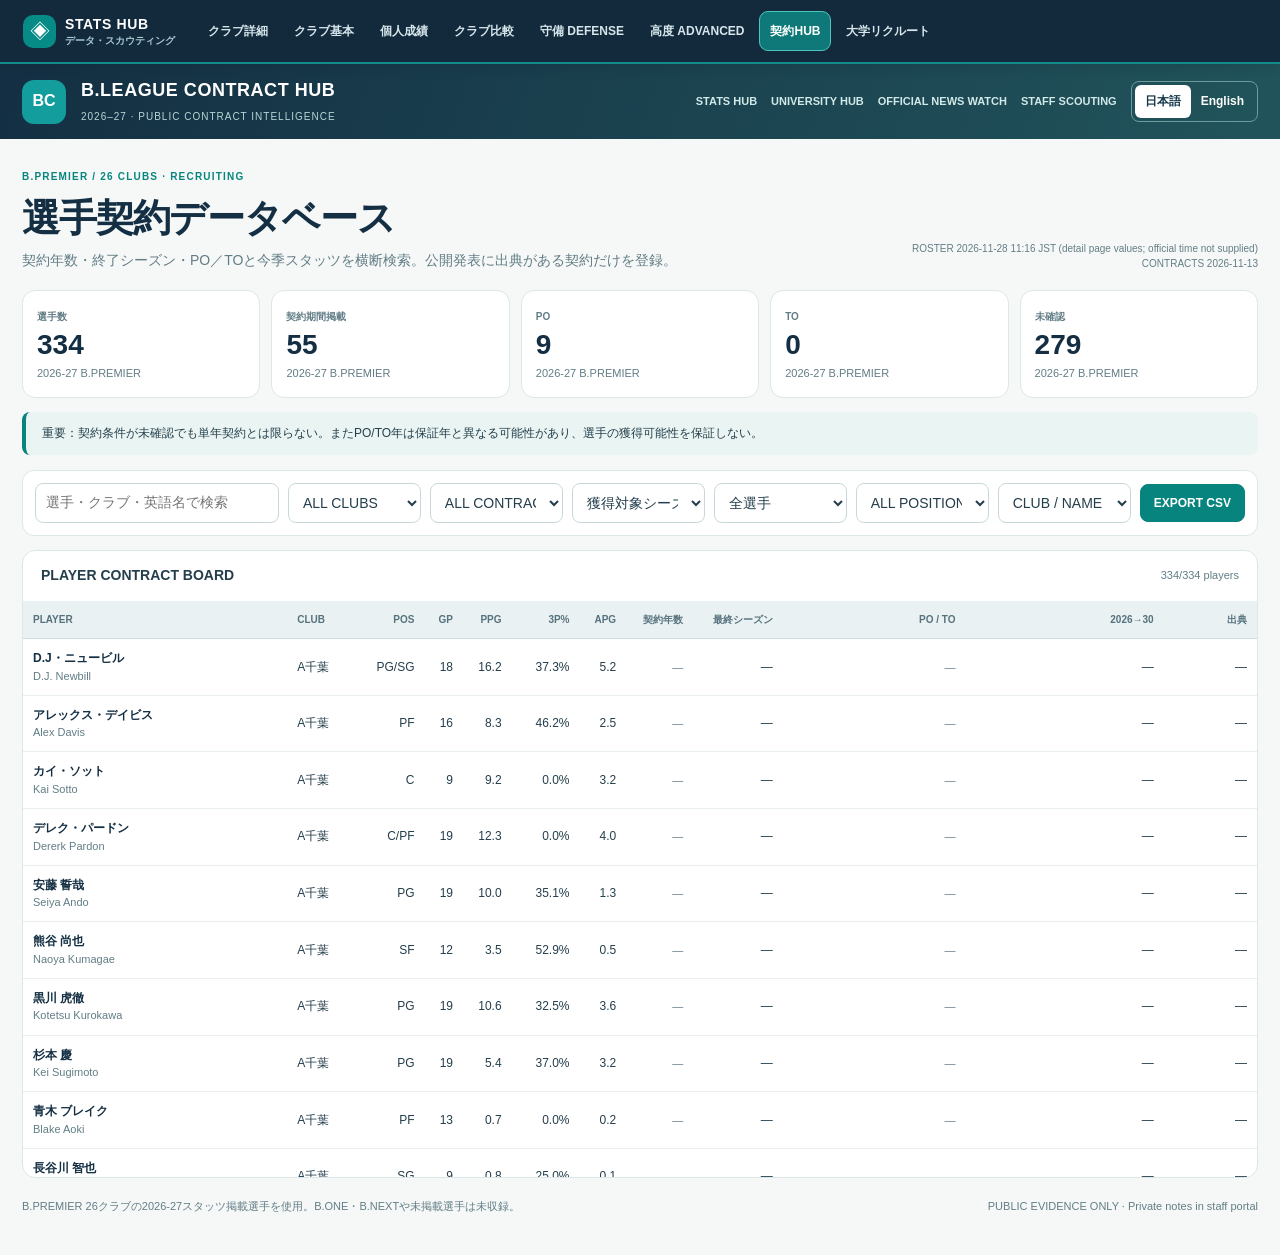
<file: contracts/index.html>
<!doctype html>
<html lang="ja"><head><meta charset="utf-8"><meta name="viewport" content="width=device-width,initial-scale=1">
<meta name="theme-color" content="#142f43"><title>B.LEAGUE CONTRACT HUB | 2026-27</title>
<style>
:root{--navy:#142f43;--teal:#07847e;--line:#dce7e7;--muted:#627d86;--text:#243e4c}
*{box-sizing:border-box}body{margin:0;background:#f6f8f7;color:var(--text);font:14px/1.55 -apple-system,BlinkMacSystemFont,"Hiragino Sans",sans-serif}button,input,select{font:inherit}button{cursor:pointer}a{color:var(--teal)}
.shell{max-width:1450px;margin:auto;padding:0 22px}header{background:linear-gradient(110deg,#142f43,#21545b);color:white}.head{min-height:75px;display:flex;align-items:center;gap:15px;flex-wrap:wrap}.logo{display:grid;place-items:center;width:44px;height:44px;border-radius:12px;background:#139e9d;font-weight:900;font-size:16px}.brand strong{display:block;letter-spacing:.03em;font-size:18px}.brand small{color:#b7d7d7;letter-spacing:.1em;font-size:10px}.nav{margin-left:auto;display:flex;align-items:center;gap:14px;flex-wrap:wrap}.nav a{color:#d1e9e8;font-size:11px;font-weight:800;text-decoration:none}.lang{display:flex;border-radius:8px;border:1px solid #6c9c9e;padding:3px}.lang button{background:transparent;border:0;color:#fff;border-radius:6px;padding:7px 10px;font-size:12px;font-weight:800}.lang button.active{background:#fff;color:#14374a}
.hero{padding:30px 0 18px;display:flex;align-items:end;justify-content:space-between;gap:15px}.hero h1{font-size:clamp(25px,3vw,42px);letter-spacing:-.03em;color:var(--navy);margin:3px 0}.hero p{color:var(--muted);margin:0;max-width:840px}.eyebrow{color:var(--teal);font-size:10px;font-weight:900;letter-spacing:.12em}.small{font-size:11px;color:var(--muted)}.updated{text-align:right;min-width:185px;font-size:10px;color:var(--muted)}.kpis{display:grid;grid-template-columns:repeat(5,1fr);gap:11px;margin-bottom:14px}.kpi{padding:14px;background:#fff;border:1px solid var(--line);border-radius:13px}.kpi small{color:var(--muted);font-size:10px;font-weight:800}.kpi strong{display:block;font-size:28px;color:var(--navy);line-height:1.25}.notice{border-left:4px solid var(--teal);background:#eaf5f3;border-radius:8px;padding:12px 16px;font-size:12px;margin-bottom:15px}
.filters{display:flex;align-items:center;flex-wrap:wrap;gap:9px;background:#fff;border:1px solid var(--line);border-radius:12px;padding:12px;margin-bottom:14px}.filters input,.filters select{border:1px solid #c8d8da;border-radius:8px;min-height:40px;background:#fff;color:var(--text);padding:7px 10px;flex:1;min-width:120px}.filters input{flex:2;min-width:230px}.btn{display:inline-block;border:1px solid #b6cacc;border-radius:8px;background:white;color:var(--navy);padding:9px 13px;font-weight:800;text-decoration:none;font-size:12px}.btn.primary{color:white;background:var(--teal);border-color:var(--teal)}.btn:focus-visible,a:focus-visible,input:focus-visible,select:focus-visible{outline:3px solid #26afa9;outline-offset:2px}
.panel{background:#fff;border:1px solid var(--line);border-radius:13px;overflow:hidden}.panel-head{display:flex;align-items:center;justify-content:space-between;gap:10px;padding:14px 18px}.table-wrap{overflow:auto;max-height:64vh;min-height:320px}.board{border-collapse:separate;border-spacing:0;width:100%;min-width:1220px;font-size:12px}.board th{position:sticky;top:0;background:#eaf1f2;z-index:1;color:#56727e;padding:11px 10px;font-size:10px;white-space:nowrap;text-align:right;border-bottom:1px solid #d0dfe1}.board th:first-child,.board th:nth-child(2){text-align:left}.board td{padding:10px;border-bottom:1px solid #e8eeee;text-align:right;white-space:nowrap;font-variant-numeric:tabular-nums}.board td:first-child,.board td:nth-child(2){text-align:left}.board tr:hover{background:#f3f9f8}.name{border:0;background:none;padding:0;color:var(--navy);font-weight:900;text-align:left}.name:hover{text-decoration:underline;color:var(--teal)}.badge{display:inline-block;padding:4px 8px;font-size:10px;font-weight:800;border-radius:7px;background:#ebf1f2;color:#647f88}.badge.po{background:#e0f3ec;color:#16745e}.badge.to{background:#fff0d9;color:#a16327}.badge.confirmed{background:#e2eff3;color:#176d82}.seasons{display:flex;gap:3px;justify-content:flex-end}.season{border-radius:5px;background:#eef2f3;color:#9aadb3;padding:4px 5px;font-weight:900;font-size:10px;min-width:37px;text-align:center}.season.fixed{background:#dceee8;color:#196b62}.season.po{background:#ffecdb;color:#a0662a}.season.to{background:#fff1b2;color:#8d6a1e}.empty{text-align:center;color:var(--muted);padding:40px!important}.footer{padding:20px 0 40px;display:flex;gap:16px;justify-content:space-between;flex-wrap:wrap;color:var(--muted);font-size:11px}
.backdrop{display:none;position:fixed;inset:0;z-index:20;background:#11293caa;justify-content:flex-end}.backdrop.open{display:flex}.drawer{background:white;width:min(590px,100%);height:100vh;overflow:auto;box-shadow:-20px 0 50px #17304144}.drawer-head{padding:24px;background:var(--navy);color:#fff}.drawer-head h2{margin:5px 0;font-size:25px}.drawer-head small{color:#c0d8db}.drawer-body{padding:22px}.card{border:1px solid var(--line);border-radius:12px;padding:16px;margin-bottom:14px}.card h3{margin:0 0 12px}.details{display:grid;grid-template-columns:repeat(2,minmax(0,1fr));gap:8px}.datum{background:#f1f6f6;padding:10px;border-radius:8px}.datum span{display:block;color:var(--muted);font-size:10px}.datum strong{font-size:16px}.timeline{display:grid;grid-template-columns:repeat(4,1fr);gap:5px}.timeline div{background:#f0f4f4;border-radius:6px;padding:10px 5px;text-align:center}.timeline div.opt{background:#ffeddd}.timeline div.fix{background:#d9ede7}.timeline small{display:block}.close{float:right;border:1px solid #86a8aa;background:transparent;color:#fff;padding:3px 10px;border-radius:7px;font-size:22px}
@media(max-width:880px){.kpis{grid-template-columns:repeat(3,1fr)}.hero{flex-direction:column;align-items:flex-start}.updated{text-align:left}.table-wrap{max-height:65vh}}@media(max-width:570px){.kpis{grid-template-columns:repeat(2,1fr)}.nav{margin-left:0}.shell{padding:0 12px}.filters input{min-width:100%}}
</style><link rel="stylesheet" href="../hub-nav.css?v=20261127"><script defer src="../hub-nav.js?v=20261127"></script>
</head><body>
<header><div class="shell head"><div class="logo">BC</div><div class="brand"><strong>B.LEAGUE CONTRACT HUB</strong><small>2026–27 · PUBLIC CONTRACT INTELLIGENCE</small></div><div class="nav"><a href="../index.html">STATS HUB</a><a href="../recruiting/">UNIVERSITY HUB</a><a href="./watch.html">OFFICIAL NEWS WATCH</a><a href="./staff.html">STAFF SCOUTING</a><div class="lang"><button id="ja" type="button">日本語</button><button id="en" type="button">English</button></div></div></div></header>
<main class="shell"><div class="hero"><div><div class="eyebrow">B.PREMIER / 26 CLUBS · RECRUITING</div><h1 id="heading">選手契約データベース</h1><p id="subheading">契約年数・終了シーズン・PO／TOと今季スタッツを横断検索。公開発表に出典がある契約だけを登録。</p></div><div class="updated"><span id="rosterUpdated"></span><div id="contractUpdated"></div></div></div>
<section id="kpis" class="kpis"></section>
<div id="notice" class="notice">重要：契約条件が未確認でも単年契約とは限らない。またPO/TO年は保証年と異なる可能性があり、選手の獲得可能性を保証しない。</div>
<div class="filters"><input id="query" type="search" placeholder="選手・クラブ・英語名で検索"><select id="club"><option value="">ALL CLUBS</option></select><select id="term"><option value="">ALL CONTRACTS</option><option value="known">契約期間掲載</option><option value="unknown">未確認</option><option value="po">PLAYER OPTION</option><option value="to">TEAM OPTION</option><option value="2027">2026-27終了</option><option value="2028">2027-28終了</option><option value="2029">2028-29終了</option><option value="2030">2029-30終了</option></select><select id="targetSeason" aria-label="Target recruiting season"><option value="">ALL TARGET SEASONS</option><option value="2027">2027-28</option><option value="2028">2028-29</option><option value="2029">2029-30</option></select><select id="availability" aria-label="Recruiting candidate category"><option value="">ALL PLAYERS</option><option value="potential">EXPIRY / PO / TO</option><option value="expiry">CONTRACT EXPIRY</option><option value="option">PO / TO WINDOW</option></select><select id="position"><option value="">ALL POSITIONS</option></select><select id="sort"><option value="name">CLUB / NAME</option><option value="ppg">PPG ↓</option><option value="three">3P% ↓</option><option value="end">END ↑</option></select><button type="button" class="btn primary" id="export">EXPORT CSV</button></div>
<section class="panel"><div class="panel-head"><strong>PLAYER CONTRACT BOARD</strong><span id="resultCount" class="small"></span></div><div class="table-wrap"><table class="board"><thead><tr><th>PLAYER</th><th>CLUB</th><th>POS</th><th>GP</th><th>PPG</th><th>3P%</th><th>APG</th><th id="termTitle">契約年数</th><th id="endTitle">最終シーズン</th><th>PO / TO</th><th>2026→30</th><th id="evidenceTitle">出典</th></tr></thead><tbody id="results"><tr><td colspan="12" class="empty">Loading...</td></tr></tbody></table></div></section>
<div class="footer"><span id="footnote">B.PREMIER 26クラブの2026-27スタッツ掲載選手を使用。B.ONE・B.NEXTや未掲載選手は未収録。</span><span>PUBLIC EVIDENCE ONLY · Private notes in staff portal</span></div></main>
<div class="backdrop" id="overlay"><div class="drawer" role="dialog" aria-modal="true" aria-label="Player contract details" id="detail"></div></div>
<script>
'use strict';
const $=q=>document.querySelector(q);
const esc=v=>String(v??'').replace(/[&<>"']/g,c=>({'&':'&amp;','<':'&lt;','>':'&gt;','"':'&quot;',"'":'&#39;'}[c]));
const dict={
 ja:{heading:'選手契約データベース',sub:'契約年数・終了シーズン・PO／TOと今季スタッツを横断検索。公開発表に出典がある契約だけを登録。',notice:'重要：契約条件が未確認でも単年契約とは限らない。またPO/TO年は保証年と異なる可能性があり、選手の獲得可能性を保証しない。',foot:'B.PREMIER 26クラブの2026-27スタッツ掲載選手を使用。B.ONE・B.NEXTや未掲載選手は未収録。',search:'選手・クラブ・英語名で検索',known:'契約期間掲載',unknown:'未確認',term:'契約年数',end:'最終シーズン',evidence:'出典',years:'年',source:'公式記事',media:'報道記事',undisclosed:'オプション未公表',details:'契約概要',stats:'今季成績',original:'原文を開く',caution:'契約の実際の効力、オプション行使条件、交渉の可否はクラブ・代理人への確認が必要。',noTerms:'契約期間・オプション条件は未確認。'},
 en:{heading:'Player Contract Database',sub:'Search contract terms, final seasons, player/team options and season stats. Only evidenced public contract announcements are included.',notice:'Unverified does NOT mean a one-year contract. PO and TO years may not be guaranteed. Contract terms do not determine actual recruitment availability.',foot:'2026-27 published player stats from 26 B.PREMIER clubs. B.ONE, B.NEXT and unlisted players are not covered.',search:'Search player, club or English name',known:'Published terms',unknown:'Unverified',term:'Contract length',end:'Last season',evidence:'Source',years:'yr',source:'Club release',media:'Media report',undisclosed:'Options undisclosed',details:'Contract details',stats:'Season statistics',original:'View source',caution:'Verify the current terms, option triggers and recruitment eligibility with the club or authorized representative.',noTerms:'Contract duration and option terms are unverified.'}
};
let language='ja',joined=[],filtered=[],filters={query:'',club:'',term:'',position:'',sort:'name',targetSeason:'',availability:''};
try{language=localStorage.getItem('bcontract-lang')==='en'?'en':'ja'}catch{}
const t=k=>dict[language][k]||k;
const norm=s=>String(s||'').normalize('NFKC').replace(/[\s　・･.]/g,'').toLowerCase();
const idOf=p=>(String(p.url||'').match(/PlayerID=(\d+)/)||[])[1]||norm(p.club)+norm(p.name);
const labelYear=y=>Number.isInteger(y)?y+'-'+String(y+1).slice(-2):'—';
const fmt=n=>n===null||n===undefined||!Number.isFinite(Number(n))?'—':Number(n).toFixed(1);
const end=c=>c?.endYear?labelYear(c.endYear-1):'—';
const options=c=>c?.options?.length?c.options.map(o=>o.kind+' '+labelYear(o.year)).join(', '):(c?t('undisclosed'):'—');
function timeline(c){
 if(!c?.endYear)return '—';
 return '<div class="seasons">'+[2026,2027,2028,2029].map(y=>{
 const opt=c.options?.find(o=>o.year===y),inRange=c.startYear===null||c.startYear===undefined?null:y>=c.startYear&&y<c.endYear;
 const cls=opt?opt.kind.toLowerCase():inRange?'fixed':'';
 const symbol=opt?opt.kind:inRange?'●':'—';
 return '<span class="season '+cls+'" title="'+labelYear(y)+'">'+symbol+'</span>';
 }).join('')+'</div>';
}
function updateWords(){
 document.documentElement.lang=language;$('#heading').textContent=t('heading');$('#subheading').textContent=t('sub');$('#notice').textContent=t('notice');$('#footnote').textContent=t('foot');$('#query').placeholder=t('search');$('#termTitle').textContent=t('term');$('#endTitle').textContent=t('end');$('#evidenceTitle').textContent=t('evidence');
 $('#term option[value="known"]').textContent=t('known');$('#term option[value="unknown"]').textContent=t('unknown');
 $('#targetSeason option[value=""]').textContent=language==='ja'?'獲得対象シーズン':'Target season';
 const labels=language==='ja'?['全選手','契約満了・PO/TO候補','契約満了候補','PO / TO対象']:['All players','Expiry / PO / TO candidates','Contract expiry candidates','PO / TO windows'];
 [...$('#availability').options].forEach((o,i)=>o.textContent=labels[i]);
 for(const k of ['ja','en'])$('#'+k).classList.toggle('active',language===k);
}
function counter(){
 const known=joined.filter(p=>p.contract),po=joined.filter(p=>p.contract?.options?.some(o=>o.kind==='PO')),to=joined.filter(p=>p.contract?.options?.some(o=>o.kind==='TO'));
 const items=[[language==='ja'?'選手数':'Players',joined.length],[t('known'),known.length],['PO',po.length],['TO',to.length],[t('unknown'),joined.length-known.length]];
 $('#kpis').innerHTML=items.map(([k,v])=>'<div class="kpi"><small>'+esc(k)+'</small><strong>'+v+'</strong><span class="small">2026-27 B.PREMIER</span></div>').join('');
}
function optionsForFilters(){
 for(const [id,values] of [['club',[...new Set(joined.map(p=>p.club))].sort((a,b)=>a.localeCompare(b,'ja'))],['position',[...new Set(joined.map(p=>p.pos).filter(Boolean))].sort()]])$('#'+id).innerHTML='<option value="">ALL '+(id==='club'?'CLUBS':'POSITIONS')+'</option>'+values.map(x=>'<option value="'+esc(x)+'">'+esc(x)+'</option>').join('');
}
function candidateClass(c,y){
 if(!c||!Number.isInteger(y))return '';
 // An option applies to its named season; it does not establish a free-agent date.
 if(c.options?.some(o=>o.year===y&&(o.kind==='PO'||o.kind==='TO')))return 'option';
 // End year is exclusive: endYear=2027 means last season 2026-27.
 if(c.endYear===y&&c.verification==='source_backed'&&c.startYear!==null)return 'expiry';
 return '';
}
function apply(){
 const q=norm(filters.query);filtered=joined.filter(p=>{
 const c=p.contract;
 if(q&&!norm([p.name,p.name_en,p.club].join(' ')).includes(q))return false;
 if(filters.club&&filters.club!==p.club)return false;
 if(filters.position&&filters.position!==p.pos)return false;
 if(filters.availability){const y=Number(filters.targetSeason);if(!y)return false;const kind=candidateClass(c,y);if(filters.availability==='potential'&&!kind||filters.availability==='expiry'&&kind!=='expiry'||filters.availability==='option'&&kind!=='option')return false;}
 if(filters.term==='known'&&!c||filters.term==='unknown'&&!!c)return false;
 if(filters.term==='po'&&!c?.options?.some(o=>o.kind==='PO'))return false;
 if(filters.term==='to'&&!c?.options?.some(o=>o.kind==='TO'))return false;
 if(/^\d{4}$/.test(filters.term)&&c?.endYear!==Number(filters.term))return false;
 return true;
 });
 if(filters.sort==='name')filtered.sort((a,b)=>a.club.localeCompare(b.club,'ja')||a.name.localeCompare(b.name,'ja'));
 else if(filters.sort==='end')filtered.sort((a,b)=>(a.contract?.endYear??9999)-(b.contract?.endYear??9999));
 else {const field=filters.sort==='three'?'3FG%':'PPG';filtered.sort((a,b)=>(Number(b[field])||-1)-(Number(a[field])||-1))}
}
function render(){
 apply();counter();$('#resultCount').textContent=filtered.length+'/'+joined.length+' players';
 $('#results').innerHTML=filtered.length?filtered.map(p=>{
 const c=p.contract;
 return '<tr><td><button class="name" data-id="'+esc(idOf(p))+'">'+esc(p.name)+'</button><div class="small">'+esc(p.name_en||'')+'</div></td><td>'+esc(p.club)+'</td><td>'+esc(p.pos||'—')+'</td><td>'+esc(p.G??'—')+'</td><td>'+fmt(p.PPG)+'</td><td>'+fmt(p['3FG%'])+(p['3FG%']!=null?'%':'')+'</td><td>'+fmt(p.APG)+'</td><td>'+(c?'<span class="badge confirmed">'+(c.totalYears??'—')+' '+t('years')+'</span>':'<span class="small">—</span>')+'</td><td>'+esc(end(c))+'</td><td>'+(c?.options?.length?c.options.map(o=>'<span class="badge '+esc(o.kind.toLowerCase())+'">'+esc(o.kind)+' '+labelYear(o.year)+'</span>').join(' '):'<span class="small">'+esc(options(c))+'</span>')+'</td><td>'+timeline(c)+'</td><td>'+(c?'<a target="_blank" rel="noopener noreferrer" href="'+esc(c.source)+'">'+(c.sourceType==='club'?t('source'):t('media'))+' ↗</a>':'—')+'</td></tr>';
 }).join(''):'<tr><td class="empty" colspan="12">No matching records</td></tr>';
}
function show(id){
 const p=joined.find(x=>idOf(x)===id);if(!p)return;const c=p.contract;
 const info=[[t('term'),c?.totalYears!=null?c.totalYears+' '+t('years'):t('unknown')],[t('end'),end(c)],['PO / TO',options(c)],[t('evidence'),c?(c.sourceType==='club'?t('source'):t('media')):t('unknown')]];
 const stats=[['GP',p.G],['PPG',fmt(p.PPG)],['3P%',fmt(p['3FG%'])+(p['3FG%']!=null?'%':'')],['RPG',fmt(p.RPG)],['APG',fmt(p.APG)],['MIN/G',p.MINPG||'—']];
 $('#detail').innerHTML='<div class="drawer-head"><button id="close" class="close" type="button">×</button><small>'+esc(p.club)+' · #'+esc(p.number||'—')+'</small><h2>'+esc(p.name)+'</h2><small>'+esc(p.name_en||'')+' · '+esc(p.pos||'—')+'</small></div>'+
 '<div class="drawer-body"><section class="card"><h3>'+t('details')+'</h3><div class="details">'+info.map(([key,val])=>'<div class="datum"><span>'+esc(key)+'</span><strong>'+esc(val)+'</strong></div>').join('')+'</div><h3 style="margin-top:16px">TERM TIMELINE</h3><div class="timeline">'+[2026,2027,2028,2029].map(y=>{const o=c?.options?.find(x=>x.year===y),within=c?.startYear!=null&&y>=c.startYear&&y<c.endYear;return '<div class="'+(o?'opt':within?'fix':'')+'"><small>'+labelYear(y)+'</small><strong>'+(o?o.kind:within?'●':'—')+'</strong></div>'}).join('')+'</div><p class="small">'+esc(c?.note||t('noTerms'))+'</p>'+(c?'<p class="small">'+esc(c.announced)+'</p><a class="btn" href="'+esc(c.source)+'" target="_blank" rel="noopener noreferrer">'+t('original')+' ↗</a>':'')+'</section><section class="card"><h3>'+t('stats')+'</h3><div class="details">'+stats.map(([key,val])=>'<div class="datum"><span>'+key+'</span><strong>'+esc(val)+'</strong></div>').join('')+'</div><p><a href="'+esc(p.url||'#')+'" target="_blank" rel="noopener noreferrer">B.LEAGUE PROFILE ↗</a></p></section><p class="notice">'+t('caution')+'</p><a class="btn primary" href="./staff.html">STAFF SCOUTING</a></div>';
 $('#overlay').classList.add('open');document.body.style.overflow='hidden';$('#close').focus();
}
function closeDetail(){$('#overlay').classList.remove('open');document.body.style.overflow=''}
function exportCsv(){
 const keys=['club','name','name_en','number','pos','G','PPG','3FG%','APG','contractYears','startYear','endYear','options','announcement','source','sourceType','notes'];
 const quote=v=>{let s=String(v??'');if(/^[=+@]/.test(s))s="'"+s;return '"'+s.replaceAll('"','""')+'"';};
 const data=[keys.join(','),...filtered.map(p=>{const c=p.contract||{};const v={...p,contractYears:c.totalYears,startYear:c.startYear,endYear:c.endYear,options:options(p.contract),announcement:c.announced,source:c.source,sourceType:c.sourceType,notes:c.note};return keys.map(key=>quote(v[key])).join(',')})].join('\r\n');
 const blob=new Blob(['\ufeff'+data],{type:'text/csv;charset=utf-8'});const u=URL.createObjectURL(blob),link=document.createElement('a');link.href=u;link.download='bleague-contract-hub-2026-27.csv';link.click();setTimeout(()=>URL.revokeObjectURL(u),3000);
}
async function init(){
 try{
  const [r,c]=await Promise.all([fetch('../data/stats.json',{cache:'no-store'}),fetch('./contracts.json',{cache:'no-store'})]);
  if(!r.ok||!c.ok)throw Error('Official data unavailable');
  const stats=await r.json(),payload=await c.json();
  if(!Array.isArray(stats.players)||stats.players.length<100||!Array.isArray(payload.contracts))throw Error('Invalid stats or contract data');
  const map=new Map(payload.contracts.map(x=>[norm(x.club)+'|'+norm(x.name),x]));
  joined=stats.players.map(p=>({...p,contract:map.get(norm(p.club)+'|'+norm(p.name))||null}));
  $('#rosterUpdated').textContent='ROSTER '+(stats.updated?.players||'—');$('#contractUpdated').textContent='CONTRACTS '+payload.publishedAt;
  optionsForFilters();updateWords();render();
 }catch(err){$('#results').innerHTML='<tr><td colspan="12" class="empty">Data unavailable: '+esc(err.message)+'</td></tr>';console.error(err)}
}
for(const id of ['query','club','term','position','sort','targetSeason','availability'])$('#'+id).addEventListener(id==='query'?'input':'change',e=>{filters[id]=e.target.value;render()});
for(const lang of ['ja','en'])$('#'+lang).addEventListener('click',()=>{language=lang;try{localStorage.setItem('bcontract-lang',lang)}catch{}updateWords();render()});
$('#export').addEventListener('click',exportCsv);$('#results').addEventListener('click',e=>{const b=e.target.closest('[data-id]');if(b)show(b.dataset.id)});
$('#overlay').addEventListener('click',e=>{if(e.target.id==='overlay'||e.target.id==='close')closeDetail()});
document.addEventListener('keydown',e=>{if(e.key==='Escape')closeDetail()});
updateWords();init();
</script></body></html>
</file>
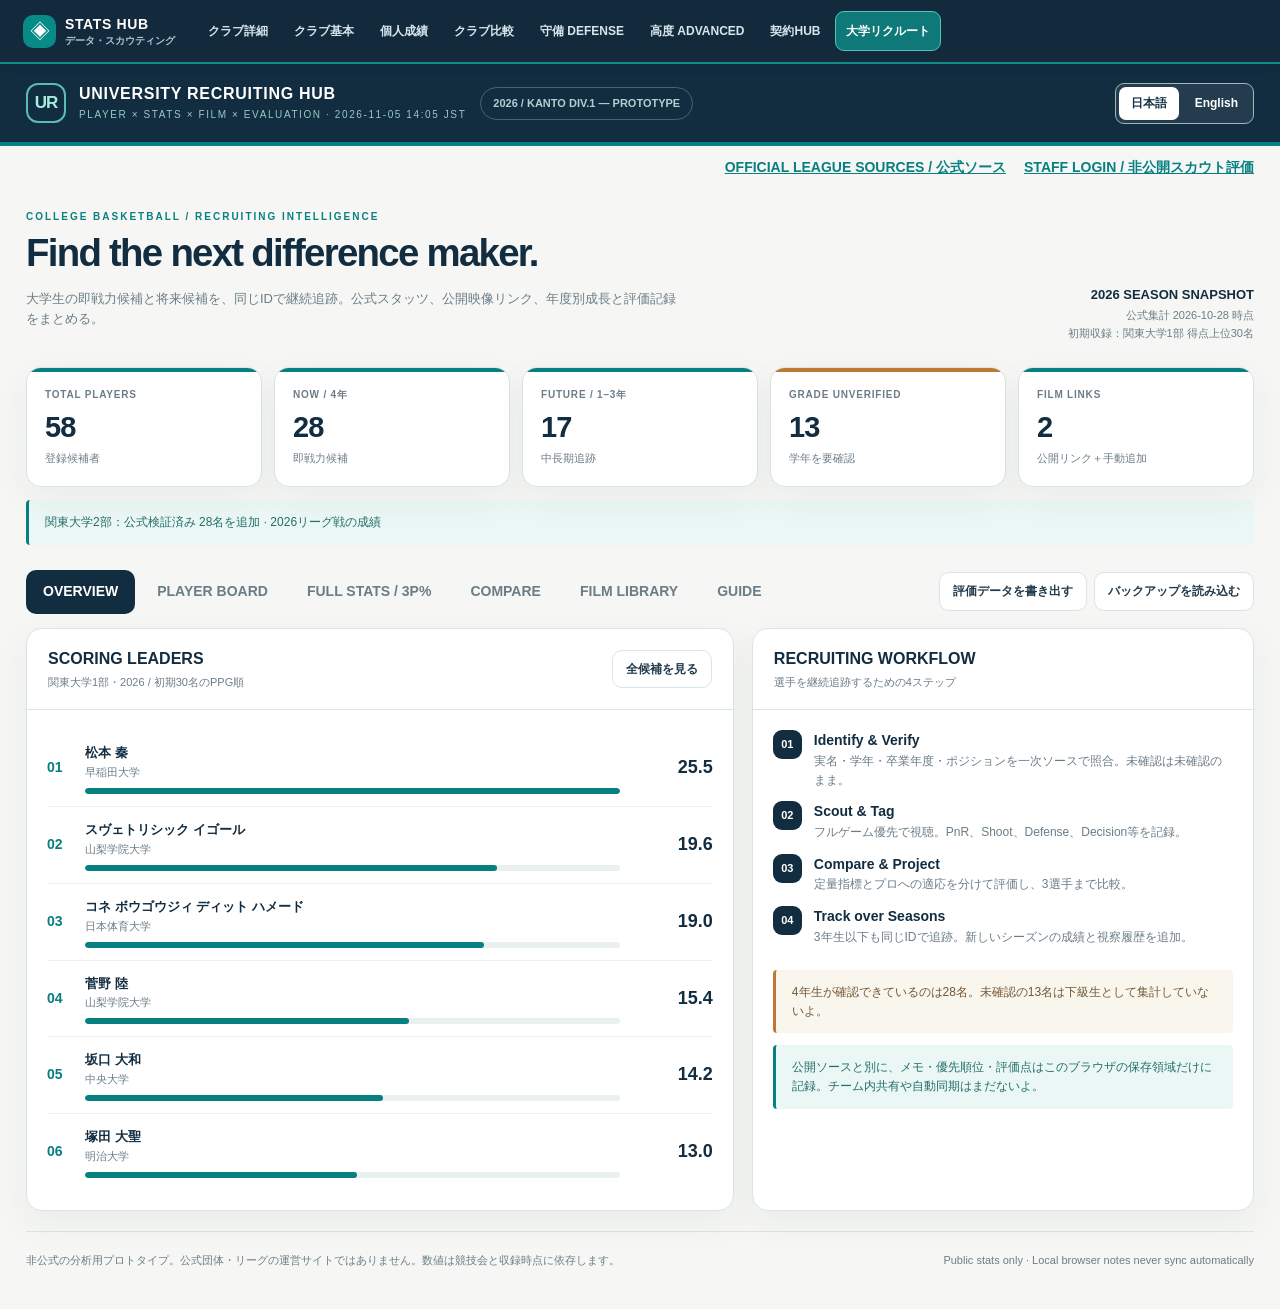
<file: recruiting/index.html>
<!doctype html>
<html lang="ja">
<head>
<meta charset="utf-8"/>
<meta name="viewport" content="width=device-width,initial-scale=1"/>
<meta name="theme-color" content="#112f43"/>
<title>UNIVERSITY RECRUITING HUB | 2026</title>
<style>
:root{--navy:#122c40;--navy2:#173b50;--teal:#087f80;--teal2:#e6f5f2;--orange:#bd7934;--cream:#f6f7f4;--card:#fff;--ink:#213b4c;--muted:#6b7d87;--line:#dae4e7;--bad:#be5c47;--shadow:0 12px 35px rgba(21,47,61,.055)}
*{box-sizing:border-box}html{scroll-behavior:smooth}body{margin:0;background:var(--cream);color:var(--ink);font:14px/1.55 -apple-system,BlinkMacSystemFont,"Hiragino Sans","Hiragino Kaku Gothic ProN","Noto Sans JP",sans-serif}button,input,select,textarea{font:inherit;color:inherit}button{cursor:pointer}a{color:var(--teal)}.shell{max-width:1460px;margin:0 auto;padding:0 26px}.mast{background:var(--navy);color:#fff;border-bottom:4px solid var(--teal)}.mast-inner{display:flex;align-items:center;justify-content:space-between;gap:14px;min-height:78px}.brand{display:flex;align-items:center;gap:13px}.brand-emblem{height:40px;width:40px;border:2px solid #5abcb7;border-radius:12px;display:grid;place-items:center;color:#a6eddf;font-weight:900;letter-spacing:-.06em;font-size:17px}.brand-name{font-size:16px;font-weight:850;letter-spacing:.045em;line-height:1.2}.brand-sub{display:block;font-size:10px;color:#98c9c5;letter-spacing:.16em;margin-top:4px}.mast-status{font-size:11px;color:#afd0d1;border:1px solid #44657a;padding:7px 12px;border-radius:30px;font-weight:700}.hero{display:flex;align-items:end;justify-content:space-between;gap:25px;margin:30px 0 25px}.eyebrow{font-size:10px;color:var(--teal);text-transform:uppercase;letter-spacing:.2em;font-weight:900}.hero h1{font-size:clamp(30px,3vw,43px);line-height:1.18;letter-spacing:-.045em;color:var(--navy);margin:6px 0 9px}.hero p{color:var(--muted);max-width:660px;font-size:13px}.hero-right{text-align:right;font-size:11px;color:var(--muted);line-height:1.65}.hero-right strong{display:block;font-size:13px;color:var(--navy)}
.kpis{display:grid;grid-template-columns:repeat(5,minmax(0,1fr));gap:12px}.kpi{padding:19px 18px;background:#fff;border:1px solid var(--line);border-radius:15px;box-shadow:var(--shadow);position:relative;overflow:hidden}.kpi:before{content:"";position:absolute;top:0;left:0;height:4px;width:100%;background:var(--teal)}.kpi.is-pending:before{background:var(--orange)}.kpi-label{font-size:10px;font-weight:850;color:var(--muted);letter-spacing:.08em}.kpi-value{font-size:29px;line-height:1.2;font-weight:860;letter-spacing:-.03em;color:var(--navy);margin-top:8px}.kpi-foot{font-size:11px;color:var(--muted);margin-top:5px}.toolbar{display:flex;align-items:center;justify-content:space-between;gap:16px;margin:25px 0 14px}.tabs{display:flex;gap:5px;overflow:auto}.tab{padding:10px 16px;border:1px solid transparent;background:transparent;border-radius:10px;color:var(--muted);font-weight:750;white-space:nowrap}.tab:hover{background:#e9eeed}.tab.active{color:#fff;background:var(--navy)}.actions{display:flex;align-items:center;gap:7px}.btn{border:1px solid var(--line);border-radius:10px;background:#fff;padding:9px 13px;font-weight:700;font-size:12px;white-space:nowrap}.btn:hover{border-color:#99c4c0;background:#f6fbf9}.btn.primary{color:#fff;background:var(--teal);border-color:var(--teal)}.btn.ghost{background:transparent}.btn.orange{color:#9f5724;background:#fff3e6;border-color:#ead5be}.panel{background:var(--card);border:1px solid var(--line);border-radius:16px;box-shadow:var(--shadow);overflow:hidden;margin-bottom:20px}.panel-head{padding:18px 21px;border-bottom:1px solid var(--line);display:flex;justify-content:space-between;gap:20px;align-items:center}.panel-title{font-size:16px;color:var(--navy);font-weight:850}.panel-sub{font-size:11px;color:var(--muted);margin-top:3px}.panel-body{padding:20px}.filters{display:flex;flex-wrap:wrap;gap:10px;padding:15px 20px;border-bottom:1px solid var(--line);align-items:center}.field{height:40px;border:1px solid var(--line);background:#fff;border-radius:9px;padding:8px 12px;outline:none;min-width:115px}.field:focus,textarea:focus{border-color:var(--teal);outline:2px solid #dbefed}.search{min-width:230px;flex:1}.count{font-size:11px;color:var(--muted);font-weight:750;margin-left:auto}.table-wrap{overflow-x:auto}.data-table{width:100%;border-collapse:collapse;text-align:left;white-space:nowrap}.data-table th{background:#f7faf9;color:#788b92;letter-spacing:.04em;font-size:10px;font-weight:900;padding:11px 14px;border-bottom:1px solid var(--line)}.data-table td{padding:14px;border-bottom:1px solid #edf1f2;font-size:12px;font-variant-numeric:tabular-nums}.data-table tbody tr:hover{background:#f4faf8}.data-table tbody tr:last-child td{border-bottom:none}.player-name{font-weight:820;color:var(--navy);font-size:13px}.minor{font-size:11px;color:var(--muted)}.open-player{background:none;border:0;text-align:left;padding:0}.open-player:hover{text-decoration:underline;color:var(--teal)}.mono{font-variant-numeric:tabular-nums;font-feature-settings:"tnum"}.stat-em{font-size:14px;font-weight:850;color:var(--navy)}.pill{padding:4px 9px;display:inline-flex;border-radius:99px;font-size:10px;font-weight:850;white-space:nowrap;background:#eaf0f2;color:#5b7581}.pill.now{color:#196c64;background:#daf3ec}.pill.future{color:#286f9e;background:#e2f0fa}.pill.verify{color:#95642d;background:#fdf0dc}.pill.A{background:#ffede0;color:#9c582c}.pill.B{background:#e6f5f2;color:#087977}.pill.C{background:#e9ecf0;color:#586879}.empty{padding:45px;text-align:center;color:var(--muted)}.check{height:16px;width:16px;accent-color:var(--teal)}
.grid2{display:grid;grid-template-columns:1.17fr .83fr;gap:18px}.leader-row{display:grid;grid-template-columns:25px 1fr 80px;align-items:center;gap:13px;padding:12px 0;border-bottom:1px solid #edf1f2}.leader-row:last-child{border-bottom:none}.rank{font-size:14px;font-weight:900;color:var(--teal)}.bar-track{height:6px;background:#eaf0ef;border-radius:20px;margin-top:7px;overflow:hidden}.bar{height:100%;background:var(--teal);border-radius:20px}.leader-num{text-align:right;color:var(--navy);font-size:18px;font-weight:900}.section-list{display:grid;gap:12px}.step{display:flex;gap:12px;align-items:start}.step-num{height:29px;width:29px;display:grid;place-items:center;border-radius:9px;color:#fff;background:var(--navy);font-size:11px;font-weight:850;flex-shrink:0}.step-title{font-weight:850;color:var(--navy)}.step-copy{color:var(--muted);font-size:12px}.hint{padding:13px 16px;background:#f9f6ed;border-left:3px solid var(--orange);color:#765734;border-radius:4px;font-size:12px}.info{padding:13px 16px;background:#eaf7f5;border-left:3px solid var(--teal);color:#246e69;border-radius:4px;font-size:12px}.film-grid{display:grid;grid-template-columns:repeat(2,minmax(0,1fr));gap:15px;padding:20px}.film-card{border:1px solid var(--line);border-radius:13px;padding:18px;background:#fff}.film-tag{font-size:10px;font-weight:900;color:var(--teal);letter-spacing:.08em}.film-card h3{margin:7px 0 4px;font-size:17px;color:var(--navy)}.film-card p{font-size:12px;color:var(--muted)}.film-meta{display:flex;flex-wrap:wrap;gap:6px;margin:12px 0}.film-link{font-weight:850;text-decoration:none}.compare-boxes{display:grid;grid-template-columns:repeat(3,minmax(0,1fr));gap:10px}.compare-slot{background:#f5f9f8;padding:14px;border:1px dashed #b6cecd;border-radius:12px;min-height:91px}.compare-slot strong{display:block;font-size:14px;color:var(--navy)}.compare-slot p{font-size:12px;color:var(--muted)}.compare-table th,.compare-table td{text-align:center}.compare-table th:first-child,.compare-table td:first-child{text-align:left}.big-number{font-size:16px;font-weight:900;color:var(--navy)}.sub-header{font-size:11px;font-weight:900;color:var(--teal);letter-spacing:.08em;margin:20px 0 8px}.compare-remove{border:0;background:transparent;color:#9b6652;font-size:11px;cursor:pointer;text-decoration:underline}.footer{border-top:1px solid var(--line);padding:20px 0 40px;color:var(--muted);font-size:11px;display:flex;justify-content:space-between;gap:15px}
.backdrop{position:fixed;inset:0;background:#102e41b5;z-index:20;display:none;justify-content:flex-end}.backdrop.open{display:flex}.drawer{height:100%;overflow:auto;background:#fafcfb;width:min(710px,100%);box-shadow:-16px 0 48px #09233335}.drawer-top{position:sticky;top:0;background:var(--navy);color:white;z-index:2;padding:22px 25px;display:flex;justify-content:space-between;align-items:start;gap:15px}.drawer-top h2{font-size:24px;margin:6px 0 5px}.drawer-top .minor{color:#a5bec4}.close{font-size:21px;background:#ffffff24;color:white;border:1px solid #ffffff55;border-radius:9px;height:38px;width:38px}.drawer-content{padding:23px;display:grid;gap:18px}.mini-stats{display:grid;grid-template-columns:repeat(4,minmax(0,1fr));gap:8px}.mini-stat{background:#fff;border:1px solid var(--line);border-radius:11px;text-align:center;padding:14px 5px}.mini-stat strong{display:block;font-size:21px;color:var(--navy)}.mini-stat small{color:var(--muted);font-size:10px}.detail-card{border:1px solid var(--line);background:#fff;border-radius:13px;padding:17px 19px}.detail-card h3{color:var(--navy);font-size:15px;margin:0 0 14px}.edit-grid{display:grid;grid-template-columns:repeat(2,minmax(0,1fr));gap:11px}.input-label{display:grid;gap:5px;font-size:11px;color:var(--muted);font-weight:750}.input-label input,.input-label select,.input-label textarea{width:100%;border:1px solid var(--line);border-radius:8px;padding:9px 10px;background:#fff;font-size:13px;color:var(--ink);outline:none}.input-label textarea{resize:vertical;min-height:78px}.input-label.wide{grid-column:1/-1}.score-grid{display:grid;grid-template-columns:repeat(3,minmax(0,1fr));gap:9px}.grade-overall{margin-top:10px;font-weight:850;color:var(--teal);font-size:12px}.simple-table{border-collapse:collapse;width:100%;font-size:12px}.simple-table th,.simple-table td{border-bottom:1px solid var(--line);padding:9px;text-align:left}.simple-table th{color:var(--muted);font-size:10px}.tiny-actions{display:flex;align-items:center;gap:9px;margin-top:12px}.form-caption{color:var(--muted);font-size:11px;margin-top:6px}.toast{position:fixed;bottom:22px;left:50%;transform:translateX(-50%);background:var(--navy);color:#fff;padding:12px 19px;border-radius:10px;z-index:100;box-shadow:var(--shadow);font-size:12px;max-width:90vw;display:none}.toast.show{display:block}
@media(max-width:1050px){.kpis{grid-template-columns:repeat(3,minmax(0,1fr))}.grid2{grid-template-columns:1fr}.mast-status{display:none}.toolbar{flex-direction:column;align-items:stretch}.actions{justify-content:flex-end}}@media(max-width:640px){.shell{padding:0 14px}.mast-inner{min-height:65px}.brand-name{font-size:13px}.brand-emblem{height:34px;width:34px;font-size:14px}.hero{display:block;margin:22px 0 20px}.hero-right{text-align:left;margin-top:11px}.kpis{grid-template-columns:repeat(2,minmax(0,1fr));gap:8px}.kpi{padding:13px}.kpi-value{font-size:25px}.toolbar{margin-top:18px}.tabs{width:100%}.tab{padding:9px 12px}.filters{padding:12px;gap:7px}.field{flex:1;min-width:100px}.search{min-width:100%;}.film-grid{grid-template-columns:1fr;padding:13px}.panel-head{padding:14px}.panel-body{padding:14px}.compare-boxes{grid-template-columns:1fr}.mini-stats{grid-template-columns:repeat(2,1fr)}.drawer-content{padding:13px}.drawer-top{padding:17px}.score-grid{grid-template-columns:repeat(2,1fr)}.edit-grid{grid-template-columns:1fr}.input-label.wide{grid-column:1}.footer{display:block}}
</style>
<link rel="stylesheet" href="../hub-nav.css?v=20261127"><script defer src="../hub-nav.js?v=20261127"></script>
</head>
<body>
<script id="source-data" type="application/json">{"season":2026,"asOf":"2026-10-28","coverage":"関東大学1部 得点上位30名（初期サンプル）","officialStatsUrl":"https://www.kcbbf.jp/game/stats/type/league/year/2026/league_id/408","players":[{"id":"K26-001","name":"松本 秦","university":"早稲田大学","region":"関東","position":null,"grade":null,"height":null,"graduationYear":null,"stats":{"gp":22,"pts":560,"ppg":25.45455,"rpg":7.40909,"apg":1.63636,"fg":0.42117,"three":0.33603,"ft":0.85833,"threeAttempts":11.22727,"ts":0.56361,"astTo":0.57143,"mpg":34.81136,"reb":163,"ast":36,"stl":36,"blk":15,"tov":63,"threeMade":83,"threeAtt":247,"fg2Made":104,"fg2Att":197,"ftMade":103,"ftAtt":120}},{"id":"K26-002","name":"スヴェトリシック イゴール","university":"山梨学院大学","region":"関東","position":null,"grade":null,"height":null,"graduationYear":null,"stats":{"gp":22,"pts":431,"ppg":19.59091,"rpg":13.40909,"apg":3.13636,"fg":0.56231,"three":0.35849,"ft":0.68852,"threeAttempts":2.40909,"ts":0.60561,"astTo":1.32692,"mpg":28.77349,"reb":295,"ast":69,"stl":26,"blk":14,"tov":52,"threeMade":19,"threeAtt":53,"fg2Made":166,"fg2Att":276,"ftMade":42,"ftAtt":61}},{"id":"K26-003","name":"コネ ボウゴウジィ ディット ハメード","university":"日本体育大学","region":"関東","position":null,"grade":null,"height":null,"graduationYear":null,"stats":{"gp":22,"pts":418,"ppg":19,"rpg":15.40909,"apg":1.18182,"fg":0.51724,"three":0.22727,"ft":0.55319,"threeAttempts":2,"ts":0.5485,"astTo":0.5,"mpg":33.30303,"reb":339,"ast":26,"stl":17,"blk":55,"tov":52,"threeMade":10,"threeAtt":44,"fg2Made":155,"fg2Att":275,"ftMade":78,"ftAtt":141}},{"id":"K26-004","name":"菅野 陸","university":"山梨学院大学","region":"関東","position":null,"grade":null,"height":null,"graduationYear":null,"stats":{"gp":22,"pts":339,"ppg":15.40909,"rpg":3.90909,"apg":4.09091,"fg":0.40361,"three":0.29032,"ft":0.79545,"threeAttempts":5.63636,"ts":0.48241,"astTo":1.875,"mpg":30.66894,"reb":86,"ast":90,"stl":52,"blk":7,"tov":48,"threeMade":36,"threeAtt":124,"fg2Made":98,"fg2Att":208,"ftMade":35,"ftAtt":44}},{"id":"K26-005","name":"坂口 大和","university":"中央大学","region":"関東","position":null,"grade":null,"height":null,"graduationYear":null,"stats":{"gp":22,"pts":312,"ppg":14.18182,"rpg":4.40909,"apg":2.13636,"fg":0.48627,"three":0.32432,"ft":0.70175,"threeAttempts":3.36364,"ts":0.55698,"astTo":1,"mpg":23.07121,"reb":97,"ast":47,"stl":15,"blk":7,"tov":47,"threeMade":24,"threeAtt":74,"fg2Made":100,"fg2Att":181,"ftMade":40,"ftAtt":57}},{"id":"K26-006","name":"塚田 大聖","university":"明治大学","region":"関東","position":null,"grade":null,"height":null,"graduationYear":null,"stats":{"gp":22,"pts":285,"ppg":12.95455,"rpg":6.27273,"apg":1.09091,"fg":0.41199,"three":0.28448,"ft":0.66667,"threeAttempts":5.27273,"ts":0.49459,"astTo":0.8,"mpg":26.27424,"reb":138,"ast":24,"stl":12,"blk":12,"tov":30,"threeMade":33,"threeAtt":116,"fg2Made":77,"fg2Att":151,"ftMade":32,"ftAtt":48}},{"id":"K26-007","name":"北條 彪之介","university":"青山学院大学","region":"関東","position":null,"grade":null,"height":null,"graduationYear":null,"stats":{"gp":22,"pts":276,"ppg":12.54545,"rpg":5.13636,"apg":1.54545,"fg":0.36519,"three":0.25926,"ft":0.60606,"threeAttempts":7.36364,"ts":0.44875,"astTo":0.85,"mpg":29.19091,"reb":113,"ast":34,"stl":10,"blk":10,"tov":40,"threeMade":42,"threeAtt":162,"fg2Made":65,"fg2Att":131,"ftMade":20,"ftAtt":33}},{"id":"K26-008","name":"大江 悠斗","university":"日本体育大学","region":"関東","position":null,"grade":null,"height":null,"graduationYear":null,"stats":{"gp":22,"pts":270,"ppg":12.27273,"rpg":3.5,"apg":3.86364,"fg":0.44915,"three":0.26786,"ft":0.75439,"threeAttempts":2.54545,"ts":0.51708,"astTo":1.80851,"mpg":29.14091,"reb":77,"ast":85,"stl":25,"blk":0,"tov":47,"threeMade":15,"threeAtt":56,"fg2Made":91,"fg2Att":180,"ftMade":43,"ftAtt":57}},{"id":"K26-009","name":"轟 琉維","university":"東海大学","region":"関東","position":null,"grade":null,"height":null,"graduationYear":null,"stats":{"gp":22,"pts":267,"ppg":12.13636,"rpg":2.95455,"apg":3.31818,"fg":0.36822,"three":0.29688,"ft":0.69643,"threeAttempts":5.81818,"ts":0.47233,"astTo":2.80769,"mpg":23.0394,"reb":65,"ast":73,"stl":24,"blk":5,"tov":26,"threeMade":38,"threeAtt":128,"fg2Made":57,"fg2Att":130,"ftMade":39,"ftAtt":56}},{"id":"K26-010","name":"朝田 健心","university":"日本体育大学","region":"関東","position":null,"grade":null,"height":null,"graduationYear":null,"stats":{"gp":22,"pts":267,"ppg":12.13636,"rpg":4.04545,"apg":2.13636,"fg":0.43038,"three":0.32468,"ft":0.88372,"threeAttempts":3.5,"ts":0.52165,"astTo":1.38235,"mpg":24.2144,"reb":89,"ast":47,"stl":31,"blk":7,"tov":34,"threeMade":25,"threeAtt":77,"fg2Made":77,"fg2Att":160,"ftMade":38,"ftAtt":43}},{"id":"K26-011","name":"佐藤 友","university":"東海大学","region":"関東","position":null,"grade":null,"height":null,"graduationYear":null,"stats":{"gp":22,"pts":263,"ppg":11.95455,"rpg":5.54545,"apg":0.81818,"fg":0.46789,"three":0.2,"ft":0.75714,"threeAttempts":1.36364,"ts":0.52854,"astTo":0.66667,"mpg":22.65151,"reb":122,"ast":18,"stl":18,"blk":7,"tov":27,"threeMade":6,"threeAtt":30,"fg2Made":96,"fg2Att":188,"ftMade":53,"ftAtt":70}},{"id":"K26-012","name":"三浦 健一","university":"早稲田大学","region":"関東","position":null,"grade":null,"height":null,"graduationYear":null,"stats":{"gp":22,"pts":263,"ppg":11.95455,"rpg":3.04545,"apg":1.90909,"fg":0.37959,"three":0.30328,"ft":0.8,"threeAttempts":5.54545,"ts":0.49251,"astTo":1.3125,"mpg":22.71742,"reb":67,"ast":42,"stl":13,"blk":3,"tov":32,"threeMade":37,"threeAtt":122,"fg2Made":56,"fg2Att":123,"ftMade":40,"ftAtt":50}},{"id":"K26-013","name":"城戸 賢心","university":"早稲田大学","region":"関東","position":null,"grade":null,"height":null,"graduationYear":null,"stats":{"gp":22,"pts":261,"ppg":11.86364,"rpg":4.90909,"apg":2.63636,"fg":0.40711,"three":0.29464,"ft":0.66667,"threeAttempts":5.09091,"ts":0.48781,"astTo":1.70588,"mpg":35.83788,"reb":108,"ast":58,"stl":25,"blk":2,"tov":34,"threeMade":33,"threeAtt":112,"fg2Made":70,"fg2Att":141,"ftMade":22,"ftAtt":33}},{"id":"K26-014","name":"山田 哲汰","university":"日本大学","region":"関東","position":null,"grade":null,"height":null,"graduationYear":null,"stats":{"gp":22,"pts":260,"ppg":11.81818,"rpg":5.31818,"apg":4,"fg":0.4619,"three":0.30928,"ft":0.67925,"threeAttempts":4.40909,"ts":0.55717,"astTo":2.25641,"mpg":20.97045,"reb":117,"ast":88,"stl":23,"blk":7,"tov":39,"threeMade":30,"threeAtt":97,"fg2Made":67,"fg2Att":113,"ftMade":36,"ftAtt":53}},{"id":"K26-015","name":"下山 瑛司","university":"早稲田大学","region":"関東","position":"PG","grade":4,"height":169,"graduationYear":2027,"stats":{"gp":22,"pts":260,"ppg":11.81818,"rpg":4.45455,"apg":5.40909,"fg":0.417,"three":0.40984,"ft":0.725,"threeAttempts":2.77273,"ts":0.49131,"astTo":4.57692,"mpg":33.83864,"reb":98,"ast":119,"stl":32,"blk":0,"tov":26,"threeMade":25,"threeAtt":61,"fg2Made":78,"fg2Att":186,"ftMade":29,"ftAtt":40}},{"id":"K26-016","name":"武藤 俊太朗","university":"明治大学","region":"関東","position":null,"grade":null,"height":null,"graduationYear":null,"stats":{"gp":22,"pts":255,"ppg":11.59091,"rpg":5.95455,"apg":1.31818,"fg":0.51905,"three":0.28846,"ft":0.66667,"threeAttempts":2.36364,"ts":0.56788,"astTo":1.26087,"mpg":23.8606,"reb":131,"ast":29,"stl":29,"blk":4,"tov":23,"threeMade":15,"threeAtt":52,"fg2Made":94,"fg2Att":158,"ftMade":22,"ftAtt":33}},{"id":"K26-017","name":"ロイ 優太郎","university":"白鴎大学","region":"関東","position":null,"grade":null,"height":null,"graduationYear":null,"stats":{"gp":22,"pts":241,"ppg":10.95455,"rpg":4.77273,"apg":1.18182,"fg":0.55738,"three":0.2093,"ft":0.58333,"threeAttempts":1.95455,"ts":0.59034,"astTo":0.66667,"mpg":18.45682,"reb":105,"ast":26,"stl":16,"blk":14,"tov":39,"threeMade":9,"threeAtt":43,"fg2Made":93,"fg2Att":140,"ftMade":28,"ftAtt":48}},{"id":"K26-018","name":"湧川 裕斗","university":"明治大学","region":"関東","position":null,"grade":null,"height":null,"graduationYear":null,"stats":{"gp":22,"pts":241,"ppg":10.95455,"rpg":2.45455,"apg":2.68182,"fg":0.38095,"three":0.35862,"ft":0.85294,"threeAttempts":6.59091,"ts":0.53565,"astTo":1.22917,"mpg":21.55,"reb":54,"ast":59,"stl":12,"blk":0,"tov":48,"threeMade":52,"threeAtt":145,"fg2Made":28,"fg2Att":65,"ftMade":29,"ftAtt":34}},{"id":"K26-019","name":"石口 直","university":"中央大学","region":"関東","position":null,"grade":null,"height":null,"graduationYear":null,"stats":{"gp":22,"pts":235,"ppg":10.68182,"rpg":1.5,"apg":1.63636,"fg":0.39512,"three":0.37126,"ft":0.91667,"threeAttempts":7.59091,"ts":0.55878,"astTo":1.28571,"mpg":25.98182,"reb":33,"ast":36,"stl":13,"blk":2,"tov":28,"threeMade":62,"threeAtt":167,"fg2Made":19,"fg2Att":38,"ftMade":11,"ftAtt":12}},{"id":"K26-020","name":"中川 知定真","university":"東海大学","region":"関東","position":null,"grade":null,"height":null,"graduationYear":null,"stats":{"gp":22,"pts":234,"ppg":10.63636,"rpg":4.5,"apg":0.86364,"fg":0.43119,"three":0.20732,"ft":0.64444,"threeAttempts":3.72727,"ts":0.49201,"astTo":1,"mpg":25.77879,"reb":99,"ast":19,"stl":14,"blk":7,"tov":19,"threeMade":17,"threeAtt":82,"fg2Made":77,"fg2Att":136,"ftMade":29,"ftAtt":45}},{"id":"K26-021","name":"中村 千颯","university":"山梨学院大学","region":"関東","position":null,"grade":null,"height":null,"graduationYear":null,"stats":{"gp":22,"pts":230,"ppg":10.45455,"rpg":2.59091,"apg":2.22727,"fg":0.39336,"three":0.29091,"ft":0.8,"threeAttempts":5,"ts":0.50306,"astTo":1.88462,"mpg":24.77349,"reb":57,"ast":49,"stl":20,"blk":0,"tov":26,"threeMade":32,"threeAtt":110,"fg2Made":51,"fg2Att":101,"ftMade":32,"ftAtt":40}},{"id":"K26-022","name":"嘉手川 太智","university":"早稲田大学","region":"関東","position":null,"grade":null,"height":null,"graduationYear":null,"stats":{"gp":22,"pts":225,"ppg":10.22727,"rpg":5.59091,"apg":2.59091,"fg":0.45588,"three":0.25806,"ft":0.69697,"threeAttempts":2.81818,"ts":0.51483,"astTo":2.28,"mpg":31.24091,"reb":123,"ast":57,"stl":56,"blk":4,"tov":25,"threeMade":16,"threeAtt":62,"fg2Made":77,"fg2Att":142,"ftMade":23,"ftAtt":33}},{"id":"K26-023","name":"境 アリーム","university":"白鴎大学","region":"関東","position":null,"grade":null,"height":null,"graduationYear":null,"stats":{"gp":22,"pts":224,"ppg":10.18182,"rpg":8.18182,"apg":0.40909,"fg":0.58683,"three":0.25,"ft":0.52,"threeAttempts":0.36364,"ts":0.59259,"astTo":0.33333,"mpg":23.11742,"reb":180,"ast":9,"stl":9,"blk":19,"tov":27,"threeMade":2,"threeAtt":8,"fg2Made":96,"fg2Att":159,"ftMade":26,"ftAtt":50}},{"id":"K26-024","name":"関 峻作","university":"国士舘大学","region":"関東","position":null,"grade":null,"height":null,"graduationYear":null,"stats":{"gp":22,"pts":221,"ppg":10.04545,"rpg":5.59091,"apg":1.27273,"fg":0.31982,"three":0.22989,"ft":0.69412,"threeAttempts":3.95455,"ts":0.42598,"astTo":0.73684,"mpg":23.89015,"reb":123,"ast":28,"stl":13,"blk":2,"tov":38,"threeMade":20,"threeAtt":87,"fg2Made":51,"fg2Att":135,"ftMade":59,"ftAtt":85}},{"id":"K26-025","name":"広瀬 洸生","university":"青山学院大学","region":"関東","position":null,"grade":null,"height":null,"graduationYear":null,"stats":{"gp":22,"pts":216,"ppg":9.81818,"rpg":4.95455,"apg":2.54545,"fg":0.35909,"three":0.2549,"ft":0.66667,"threeAttempts":4.63636,"ts":0.44791,"astTo":1.47368,"mpg":21.7947,"reb":109,"ast":56,"stl":11,"blk":3,"tov":38,"threeMade":26,"threeAtt":102,"fg2Made":53,"fg2Att":118,"ftMade":32,"ftAtt":48}},{"id":"K26-026","name":"小川 瑛次郎","university":"白鴎大学","region":"関東","position":null,"grade":null,"height":null,"graduationYear":null,"stats":{"gp":22,"pts":216,"ppg":9.81818,"rpg":4.09091,"apg":1.81818,"fg":0.34597,"three":0.26271,"ft":0.88636,"threeAttempts":5.36364,"ts":0.46883,"astTo":1.25,"mpg":29.275,"reb":90,"ast":40,"stl":21,"blk":6,"tov":32,"threeMade":31,"threeAtt":118,"fg2Made":42,"fg2Att":93,"ftMade":39,"ftAtt":44}},{"id":"K26-027","name":"高山 鈴琉","university":"中央大学","region":"関東","position":null,"grade":null,"height":null,"graduationYear":null,"stats":{"gp":22,"pts":213,"ppg":9.68182,"rpg":4.40909,"apg":4.09091,"fg":0.38384,"three":0.23288,"ft":0.8,"threeAttempts":3.31818,"ts":0.4793,"astTo":1.91489,"mpg":26.60985,"reb":97,"ast":90,"stl":27,"blk":2,"tov":47,"threeMade":17,"threeAtt":73,"fg2Made":59,"fg2Att":125,"ftMade":44,"ftAtt":55}},{"id":"K26-028","name":"齋藤 晴","university":"山梨学院大学","region":"関東","position":null,"grade":null,"height":null,"graduationYear":null,"stats":{"gp":22,"pts":204,"ppg":9.27273,"rpg":3.63636,"apg":0.72727,"fg":0.44751,"three":0.39326,"ft":0.58333,"threeAttempts":4.04545,"ts":0.54756,"astTo":1.33333,"mpg":26.75455,"reb":80,"ast":16,"stl":11,"blk":1,"tov":12,"threeMade":35,"threeAtt":89,"fg2Made":46,"fg2Att":92,"ftMade":7,"ftAtt":12}},{"id":"K26-029","name":"オヴァクポリィ ポール　オゲメモメノ","university":"日本大学","region":"関東","position":null,"grade":null,"height":null,"graduationYear":null,"stats":{"gp":22,"pts":202,"ppg":9.18182,"rpg":8.45455,"apg":0.45455,"fg":0.54248,"ft":0.5625,"threeAttempts":0,"ts":0.55752,"astTo":0.30303,"mpg":16.2,"reb":186,"ast":10,"stl":19,"blk":9,"tov":33,"threeMade":0,"threeAtt":0,"fg2Made":83,"fg2Att":153,"ftMade":36,"ftAtt":64}},{"id":"K26-030","name":"芦田 真人","university":"青山学院大学","region":"関東","position":null,"grade":null,"height":null,"graduationYear":null,"stats":{"gp":22,"pts":201,"ppg":9.13636,"rpg":4.18182,"apg":2.27273,"fg":0.40933,"three":0.30088,"ft":0.52941,"threeAttempts":5.13636,"ts":0.5013,"astTo":1.5625,"mpg":27.32576,"reb":92,"ast":50,"stl":26,"blk":6,"tov":32,"threeMade":34,"threeAtt":113,"fg2Made":45,"fg2Att":80,"ftMade":9,"ftAtt":17}}],"films":[{"id":"V26-001","playerId":"K26-015","date":"2026-08-05","opponent":"清華大学","competition":"AUBL 2026","type":"HIGHLIGHTS","tag":"PnR Creation","context":"19PTS / 11ASTと紹介された映像。中身の個別評価は未実施。","timecode":"","url":"https://www.youtube.com/watch?v=kbA3eMVvLoI","attribution":"CSPark / YouTube。リンクのみ保持"},{"id":"V26-002","playerId":"K26-015","date":"2026-08-03","opponent":"オーストラリアの大学","competition":"AUBL 2026","type":"HIGHLIGHTS","tag":"Advantage Creation","context":"ハイライト。対戦大学・詳細プレーは映像を見て確認。","timecode":"","url":"https://www.youtube.com/watch?v=PISId29ERT4","attribution":"CSPark / YouTube。リンクのみ保持"}]}</script>
<header class="mast"><div class="shell mast-inner"><div class="brand"><div class="brand-emblem">UR</div><div><div class="brand-name">UNIVERSITY RECRUITING HUB</div><small class="brand-sub">PLAYER × STATS × FILM × EVALUATION</small></div></div><div class="mast-status">2026 / KANTO DIV.1 — PROTOTYPE</div></div></header>
<main class="shell"><div style="display:flex;justify-content:flex-end;padding-top:11px;font-weight:800"><a href="./sources.html" style="margin-right:18px">OFFICIAL LEAGUE SOURCES / 公式ソース</a><a href="./staff.html">STAFF LOGIN / 非公開スカウト評価</a></div>
  <section class="hero"><div><div class="eyebrow">College basketball / Recruiting intelligence</div><h1>Find the next difference maker.</h1><p>大学生の即戦力候補と将来候補を、同じIDで継続追跡。公式スタッツ、公開映像リンク、年度別成長と評価記録をまとめる。</p></div><div class="hero-right"><strong>2026 SEASON SNAPSHOT</strong><span id="snapshot">公式集計 2026-10-28 時点</span><div>初期収録：関東大学1部 得点上位30名</div></div></section>
  <section id="kpis" class="kpis" aria-label="データベース集計"></section><div id="division2-note" class="info" style="margin-top:13px">関東2部：公式データ検証待ち。まだ候補人数に加えていないよ。 <a href="./sources.html">公式ソース一覧 ↗</a></div>
  <div class="toolbar"><nav id="tabs" class="tabs" aria-label="ページ選択"><button class="tab active" data-view="overview">OVERVIEW</button><button class="tab" data-view="board">PLAYER BOARD</button><button class="tab" data-view="stats">FULL STATS / 3P%</button><button class="tab" data-view="compare">COMPARE</button><button class="tab" data-view="films">FILM LIBRARY</button><button class="tab" data-view="guide">GUIDE</button></nav><div class="actions"><button class="btn" id="export">評価データを書き出す</button><button class="btn" id="import">バックアップを読み込む</button><input type="file" accept="application/json,.json" id="import-file" hidden></div></div>
  <section id="workspace" aria-live="polite"></section>
  <footer class="footer"><span>非公式の分析用プロトタイプ。公式団体・リーグの運営サイトではありません。数値は競技会と収録時点に依存します。</span><span>Public stats only · Local browser notes never sync automatically</span></footer>
</main>
<div class="backdrop" id="backdrop" role="presentation"><aside class="drawer" id="drawer" role="dialog" aria-modal="true" aria-label="選手詳細"><div id="drawer-inner"></div></aside></div>
<div id="toast" class="toast" role="status"></div>
<script>
'use strict';
let base=JSON.parse(document.getElementById('source-data').textContent);
const KEY='urh_2026_local_private_v1';
const METRICS=[['ppg','PPG',1],['rpg','RPG',1],['apg','APG',1],['fg','FG%',100],['two','2P%',100],['three','3P%',100],['threeAttempts','3PA/G',1],['threeMadePerGame','3PM/G',1],['ft','FT%',100],['efg','eFG%',100],['ts','TS%',100],['astTo','AST/TO',1],['stealsPerGame','STL/G',1],['blocksPerGame','BLK/G',1],['turnoversPerGame','TO/G',1],['mpg','MIN/G',1]];
const EVAL=['SHOOTING','CREATION','PnR / PLAYMAKING','ON-BALL D','TEAM DEFENSE','REBOUND','ATHLETICISM','BASKETBALL IQ','POTENTIAL'];
const STAGES=['未評価','映像収集','一次評価','追加視察','面談候補','保留','対象外'];
const state={view:'overview',search:'',cohort:'all',university:'all',position:'all',sort:'ppg',statsLeague:'all',statsSearch:'',statsSort:'ppg',statsMinGp:0,statsMin3PA:0,compare:[],selected:null};
const $=sel=>document.querySelector(sel); const $$=sel=>[...document.querySelectorAll(sel)];
const esc=v=>String(v??'').replace(/[&<>"']/g,c=>({'&':'&amp;','<':'&lt;','>':'&gt;','"':'&quot;',"'":'&#39;'}[c]));
function loadLocal(){try{const x=JSON.parse(localStorage.getItem(KEY)||'{}');return x&&typeof x==='object'&&!Array.isArray(x)?x:{}}catch{return {}}}
let user=loadLocal();
function persist(){try{localStorage.setItem(KEY,JSON.stringify(user));return true}catch{toast('ブラウザへの保存に失敗。JSON書き出しでバックアップしてね');return false}}
function local(p){return user[p.id]||{}}
function value(p,key){const x=local(p);if(['grade','position','height','weight'].includes(key))return x[key]===undefined?p[key]:x[key];return x[key]}
function cohort(p){const g=Number(value(p,'grade'));return g===4?'now':g>=1&&g<=3?'future':'verify'}
function labelCohort(p){const suffix=p.gradeProjected&&local(p).grade===undefined?' (前年資料から推定)':'';return cohort(p)==='now'?'NOW / 4年'+suffix:cohort(p)==='future'?'FUTURE / '+value(p,'grade')+'年'+suffix:'要確認'}
function pillCohort(p){return `<span class="pill ${cohort(p)}">${esc(labelCohort(p))}</span>`}
function fmt(n,d=1){return Number.isFinite(n)?Number(n).toFixed(d):'—'}
function metric(p,key){return p.stats[key]}
function overall(p){const e=local(p).eval||{};if(EVAL.some(x=>!(Number(e[x])>=1&&Number(e[x])<=5)))return null;return EVAL.reduce((sum,k)=>sum+Number(e[k]),0)/EVAL.length}
function savePatch(id,patch){user[id]={...(user[id]||{}),...patch};persist();renderKpis()}
function getPlayer(id){return base.players.find(p=>p.id===id)}
function allFilms(){return [...base.films,...base.players.flatMap(p=>(local(p).films||[]).map(f=>({...f,playerId:p.id,local:true})))].sort((a,b)=>String(b.date).localeCompare(String(a.date)))}
function toast(txt){const t=$('#toast');t.textContent=txt;t.classList.add('show');clearTimeout(toast.timer);toast.timer=setTimeout(()=>t.classList.remove('show'),2600)}
function renderKpis(){const now=base.players.filter(p=>cohort(p)==='now').length;const future=base.players.filter(p=>cohort(p)==='future').length;const verify=base.players.length-now-future;const vals=[['TOTAL PLAYERS',base.players.length,'登録候補者'],['NOW / 4年',now,'即戦力候補'],['FUTURE / 1–3年',future,'中長期追跡'],['GRADE UNVERIFIED',verify,'学年を要確認','is-pending'],['FILM LINKS',allFilms().length,'公開リンク＋手動追加']];$('#kpis').innerHTML=vals.map(([label,v,desc,cls])=>`<div class="kpi ${cls||''}"><div class="kpi-label">${label}</div><div class="kpi-value mono">${v}</div><div class="kpi-foot">${desc}</div></div>`).join('')}
function changeView(v){state.view=v;$$('.tab').forEach(x=>x.classList.toggle('active',x.dataset.view===v));renderWorkspace();window.scrollTo({top:Math.min(window.scrollY,280),behavior:'smooth'})}
function sortedPlayers(){let arr=base.players.filter(p=>{const q=state.search.trim().toLowerCase();return (!q||[p.name,p.university,p.id,value(p,'position')].join(' ').toLowerCase().includes(q))&&(state.cohort==='all'||cohort(p)===state.cohort)&&(state.university==='all'||p.university===state.university)&&(state.position==='all'||value(p,'position')===state.position)});const key=state.sort;arr.sort((a,b)=>key==='name'?a.name.localeCompare(b.name,'ja'):key==='university'?a.university.localeCompare(b.university,'ja'):(Number(metric(b,key)||-1)-Number(metric(a,key)||-1)));return arr}
function leaderboard(){const top=[...base.players.filter(p=>(p.league||'関東大学1部')==='関東大学1部')].sort((a,b)=>(b.stats.ppg||0)-(a.stats.ppg||0)).slice(0,6);const max=top[0]?.stats.ppg||1;return top.map((p,i)=>`<div class="leader-row"><div class="rank">${String(i+1).padStart(2,'0')}</div><div><button class="open-player player-name" data-open="${esc(p.id)}">${esc(p.name)}</button><div class="minor">${esc(p.university)}</div><div class="bar-track"><div class="bar" style="width:${(p.stats.ppg/max)*100}%"></div></div></div><div class="leader-num mono">${fmt(p.stats.ppg)}</div></div>`).join('')}
function renderOverview(){const topNow=base.players.filter(p=>cohort(p)==='now').length;return `<div class="grid2"><div class="panel"><div class="panel-head"><div><div class="panel-title">SCORING LEADERS</div><div class="panel-sub">関東大学1部・2026 / 初期30名のPPG順</div></div><button class="btn" data-goto="board">全候補を見る</button></div><div class="panel-body">${leaderboard()}</div></div><div class="panel"><div class="panel-head"><div><div class="panel-title">RECRUITING WORKFLOW</div><div class="panel-sub">選手を継続追跡するための4ステップ</div></div></div><div class="panel-body"><div class="section-list"><div class="step"><div class="step-num">01</div><div><div class="step-title">Identify & Verify</div><div class="step-copy">実名・学年・卒業年度・ポジションを一次ソースで照合。未確認は未確認のまま。</div></div></div><div class="step"><div class="step-num">02</div><div><div class="step-title">Scout & Tag</div><div class="step-copy">フルゲーム優先で視聴。PnR、Shoot、Defense、Decision等を記録。</div></div></div><div class="step"><div class="step-num">03</div><div><div class="step-title">Compare & Project</div><div class="step-copy">定量指標とプロへの適応を分けて評価し、3選手まで比較。</div></div></div><div class="step"><div class="step-num">04</div><div><div class="step-title">Track over Seasons</div><div class="step-copy">3年生以下も同じIDで追跡。新しいシーズンの成績と視察履歴を追加。</div></div></div></div><div class="hint" style="margin-top:24px">4年生が確認できているのは${topNow}名。未確認の${base.players.filter(p=>cohort(p)==='verify').length}名は下級生として集計していないよ。</div><div class="info" style="margin-top:12px">公開ソースと別に、メモ・優先順位・評価点はこのブラウザの保存領域だけに記録。チーム内共有や自動同期はまだないよ。</div></div></div></div>`}
function opts(vals,sel){return vals.map(x=>`<option value="${esc(x)}" ${x===sel?'selected':''}>${esc(x)}</option>`).join('')}
function renderBoard(){const uni=[...new Set(base.players.map(p=>p.university))].sort((a,b)=>a.localeCompare(b,'ja'));const pos=['all','PG','SG','SF','PF','C','Combo G','Wing','Big'];return `<div class="panel"><div class="panel-head"><div><div class="panel-title">PLAYER BOARD</div><div class="panel-sub">名前を選ぶと選手ページを表示。比較は最大3名まで。</div></div><button class="btn primary" data-goto="compare">COMPARE ${state.compare.length}/3</button></div><div class="filters"><input id="search" class="field search" type="search" placeholder="選手名・大学・IDで検索" value="${esc(state.search)}" aria-label="選手検索"><select id="cohort" class="field" aria-label="卒業期別フィルター">${[['all','すべての学年'],['now','NOW / 4年'],['future','FUTURE / 1–3年'],['verify','学年未確認']].map(([v,t])=>`<option value="${v}" ${state.cohort===v?'selected':''}>${t}</option>`).join('')}</select><select id="university" class="field" aria-label="大学フィルター"><option value="all">すべての大学</option>${opts(uni,state.university)}</select><select id="position" class="field" aria-label="ポジションフィルター">${pos.map(v=>`<option value="${v}" ${state.position===v?'selected':''}>${v==='all'?'全ポジション':v}</option>`).join('')}</select><select id="sort" class="field" aria-label="並び順"><option value="ppg" ${state.sort==='ppg'?'selected':''}>PPG順</option><option value="rpg" ${state.sort==='rpg'?'selected':''}>RPG順</option><option value="apg" ${state.sort==='apg'?'selected':''}>APG順</option><option value="three" ${state.sort==='three'?'selected':''}>3P%順</option><option value="ts" ${state.sort==='ts'?'selected':''}>TS%順</option><option value="name" ${state.sort==='name'?'selected':''}>選手名順</option></select><span class="count" id="result-count"></span></div><div class="table-wrap"><table class="data-table"><thead><tr><th>比較</th><th>選手 / 大学</th><th>学年区分</th><th>POS</th><th>HEIGHT</th><th>WEIGHT</th><th>GP</th><th>PPG</th><th>RPG</th><th>APG</th><th>3P%</th><th>TS%</th><th>3PA/G</th><th>評価</th><th>優先</th></tr></thead><tbody id="board-rows"></tbody></table></div></div>`}
function updateBoardRows(){const arr=sortedPlayers();$('#result-count').textContent=`${arr.length} 人`;$('#board-rows').innerHTML=arr.length?arr.map(p=>{const l=local(p);return `<tr><td><input class="check" type="checkbox" data-compare="${esc(p.id)}" aria-label="${esc(p.name)}を比較" ${state.compare.includes(p.id)?'checked':''}></td><td><button data-open="${esc(p.id)}" class="open-player"><div class="player-name">${esc(p.name)}</div><div class="minor">${esc(p.university)}</div></button></td><td>${pillCohort(p)}</td><td>${esc(value(p,'position')||'—')}</td><td class="mono">${esc(value(p,'height')??'—')}</td><td class="mono">${esc(value(p,'weight')??'—')}</td><td class="mono">${p.stats.gp??'—'}</td><td class="stat-em mono">${fmt(p.stats.ppg)}</td><td class="mono">${fmt(p.stats.rpg)}</td><td class="mono">${fmt(p.stats.apg)}</td><td class="mono">${fmt(p.stats.three*100)}%</td><td class="mono">${fmt(p.stats.ts*100)}%</td><td class="mono">${fmt(p.stats.threeAttempts)}</td><td class="mono">${overall(p)===null?'—':fmt(overall(p),2)}</td><td><span class="pill ${esc(l.priority||'')}">${esc(l.priority||'未設定')}</span></td></tr>`}).join(''):`<tr><td colspan="15" class="empty">条件に一致する選手はいないよ。</td></tr>`}
function renderCompare(){const ps=state.compare.map(getPlayer).filter(Boolean);return `<div class="panel"><div class="panel-head"><div><div class="panel-title">HEAD-TO-HEAD COMPARISON</div><div class="panel-sub">比較したい選手はPLAYER BOARDのチェックボックスから選択（最大3名）。</div></div><button class="btn" data-goto="board">候補を選ぶ</button></div><div class="panel-body"><div class="compare-boxes">${[0,1,2].map(i=>`<div class="compare-slot">${ps[i]?`<button class="compare-remove" data-remove="${esc(ps[i].id)}">× 比較から外す</button><strong>${esc(ps[i].name)}</strong><p>${esc(ps[i].university)} · ${esc(labelCohort(ps[i]))}</p>`:`<p>PLAYER ${i+1}</p><strong>選手を追加</strong>`}</div>`).join('')}</div>${ps.length?`<div class="sub-header">2026 公式リーグ戦 · 異なるDiv.の比較は競技レベルに注意</div><div class="table-wrap"><table class="data-table compare-table"><thead><tr><th>METRIC</th>${ps.map(p=>`<th>${esc(p.name)}</th>`).join('')}</tr></thead><tbody>${[['height','HEIGHT cm'],['weight','WEIGHT kg'],['gp','GP'],...METRICS.map(([k,name])=>[k,name])].map(([k,name])=>`<tr><td>${name}</td>${ps.map(p=>`<td class="big-number mono">${k==='gp'?p.stats.gp??'—':(k==='height'||k==='weight')?(value(p,k)??'—'):fmt((p.stats[k]??NaN)*(['fg','two','three','ft','efg','ts'].includes(k)?100:1))}${['fg','two','three','ft','efg','ts'].includes(k)?'%':''}</td>`).join('')}</tr>`).join('')}<tr><td>Scout /5</td>${ps.map(p=>`<td>${overall(p)===null?'未評価':fmt(overall(p),2)}</td>`).join('')}</tr></tbody></table></div>`:`<div class="empty">PLAYER BOARDで比較する選手を選んでね。</div>`}</div></div>`}
function renderFilms(){const films=allFilms();return `<div class="panel"><div class="panel-head"><div><div class="panel-title">FILM LIBRARY</div><div class="panel-sub">動画は外部リンク。無断複製・再配布はしない。</div></div><span class="pill">${films.length} LINKS</span></div>${films.length?`<div class="film-grid">${films.map(f=>{const p=getPlayer(f.playerId);return `<article class="film-card"><div class="film-tag">${esc(f.type||'GAME FILM')} · ${esc(f.tag||'UNTAGGED')}</div><h3>${esc(p?.name||f.playerId)}</h3><p>${esc(p?.university||'')} · ${esc(f.date)} · ${esc(f.competition||'')}</p><div class="film-meta"><span class="pill">${esc(f.opponent||'相手未確認')}</span><span class="pill">${esc(f.timecode||'Timecode未登録')}</span>${f.local?'<span class="pill future">追加リンク</span>':''}</div><p style="min-height:38px">${esc(f.context||'')}</p><div class="tiny-actions"><a class="film-link" href="${esc(safeUrl(f.url))}" target="_blank" rel="noopener noreferrer">映像を見る ↗</a><button class="btn ghost" data-open="${esc(f.playerId)}">選手詳細</button></div></article>`}).join('')}</div>`:`<div class="empty">映像リンクはまだ登録されていないよ。</div>`}</div>`}
function renderGuide(){return `<div class="grid2"><section class="panel"><div class="panel-head"><div class="panel-title">DATA POLICY & DEFINITIONS</div></div><div class="panel-body"><div class="section-list"><div class="step"><div class="step-num">01</div><div><div class="step-title">Public stats</div><div class="step-copy">公式スタッツの取得時点を保存。原則として大会・年度を混ぜてランキングしない。</div></div></div><div class="step"><div class="step-num">02</div><div><div class="step-title">Missing data ≠ Zero</div><div class="step-copy">学年、身長、ポジション、スカウト評点は欠測なら空欄。未確認を勝手に補完しない。</div></div></div><div class="step"><div class="step-num">03</div><div><div class="step-title">Local scouting workspace</div><div class="step-copy">記入した評価・優先順位・メモはこの端末のブラウザ内だけ。ほかの端末・スタッフには同期されない。</div></div></div><div class="step"><div class="step-num">04</div><div><div class="step-title">Backup workflow</div><div class="step-copy">評価データはJSON書き出しでバックアップ。読み込むと現在のローカル記録を置き換える。</div></div></div></div><div class="hint" style="margin-top:18px">この公開型プロトタイプは認証・権限管理・暗号化・チーム共有を備えていない。機密性の高いスカウティング情報は、正式な安全な保存先が整うまで入力しないでね。</div></div></section><section class="panel"><div class="panel-head"><div class="panel-title">SOURCE & STATUS</div></div><div class="panel-body"><p><strong>初期サンプル：</strong>${esc(base.coverage)}</p><p style="margin-top:11px"><strong>Snapshot：</strong>${esc(base.asOf)}</p><p style="margin-top:11px"><strong>Source：</strong><a href="${esc(safeUrl(base.officialStatsUrl))}" target="_blank" rel="noopener noreferrer">関東大学バスケットボール連盟・2026個人成績</a></p><div class="sub-header">指標</div><p class="minor">PPG = PTS / GP、RPG = REB / GP、APG = AST / GP、TS% = PTS / [2 × (FGA + 0.44 × FTA)]。TS%は推定指標。比較に使う数値は個人成績から計算。</p><div class="sub-header">今後の拡張</div><p class="minor">学年の一次ソース照合、関西ほかの大学リーグ対応、試合ごとのBOXスコア、公式更新の検知、スタッフアカウントと権限付きクラウド共有。</p></div></section></div>`}

const STAT_COLS=[
 ['gp','GP'],['mpg','MIN/G'],['ppg','PPG'],['rpg','RPG'],['apg','APG'],
 ['fg','FG%',true],['two','2P%',true],['three','3P%',true],
 ['threeMadePerGame','3PM/G'],['threeAttempts','3PA/G'],['twoMadePerGame','2PM/G'],['twoAttemptsPerGame','2PA/G'],
 ['ft','FT%',true],['efg','eFG%',true],['ts','TS%',true],
 ['astTo','AST/TO'],['stealsPerGame','STL/G'],['blocksPerGame','BLK/G'],
 ['turnoversPerGame','TO/G'],['offensiveReboundsPerGame','OREB/G'],['defensiveReboundsPerGame','DREB/G'],
 ['foulsPerGame','PF/G'],['pts','TOTAL PTS'],['threeMade','3PM'],['threeAtt','3PA'],
 ['fg2Made','2PM'],['fg2Att','2PA'],['ftMade','FTM'],['ftAtt','FTA'],['reb','REB'],
 ['ast','AST'],['stl','STL'],['blk','BLK'],['tov','TO']
];
function statRaw(p,key){
 const z=p.stats||{},g=z.gp;
 if(z[key]!==null&&z[key]!==undefined&&Number.isFinite(Number(z[key])))return Number(z[key]);
 const fallback={two:()=>z.fg2Att?z.fg2Made/z.fg2Att:null,
  efg:()=>z.fg2Att+z.threeAtt>0?(z.fg2Made+1.5*z.threeMade)/(z.fg2Att+z.threeAtt):null,
  threeMadePerGame:()=>g?z.threeMade/g:null,stealsPerGame:()=>g?z.stl/g:null,
  blocksPerGame:()=>g?z.blk/g:null,turnoversPerGame:()=>g?z.tov/g:null,
  twoMadePerGame:()=>g?z.fg2Made/g:null,twoAttemptsPerGame:()=>g?z.fg2Att/g:null};
 return Object.hasOwn(fallback,key)?fallback[key]():null
}
function statValue(p,k,d=1,pct=false){
 const n=statRaw(p,k);return Number.isFinite(n)?Number(n*(pct?100:1)).toFixed(d)+(pct?'%':''):'—'
}
function physicalProfileCard(p){
 const ev=p.physicalEvidence||{};
 const cells=[['HEIGHT',value(p,'height'),'cm','heightEvidence'],['WEIGHT',value(p,'weight'),'kg','weightEvidence'],['POSITION',value(p,'position'),'','positionEvidence'],['CLASS YEAR',value(p,'grade'),'','gradeEvidence']];
 return '<section class="detail-card"><h3>PLAYER PROFILE / BODY MEASUREMENTS</h3>'+
 '<div class="grid2">'+cells.map(([label,v,unit,sourceKey])=>{
 const src=ev[sourceKey],quality=src&&src.sourceYear===2025?'2025 data':'';
 const valueText=(v===null||v===undefined||v==='')?'—':v+(unit?' '+unit:'');
 const link=src&&safeUrl(src.source)?'<a href="'+esc(safeUrl(src.source))+'" target="_blank" rel="noopener noreferrer">SOURCE '+src.sourceYear+' ↗</a>':'Unverified / No source';
 return '<div style="border:1px solid var(--line);border-radius:10px;padding:12px"><strong>'+label+': '+esc(valueText)+'</strong><div class="minor">'+link+(quality?' · '+quality:'')+'</div></div>';
 }).join('')+'</div><p class="form-caption">Measurements can change between seasons. Class year inferred from 2025 roster is marked provisional. Missing values are not estimated.</p></section>'
}
function mergeVerifiedProfiles(list){
 if(!list||!Array.isArray(list.players))return;
 const byId=new Map(list.players.map(x=>[x.id,x]));
 for(const p of base.players){
  const item=byId.get(p.id);if(!item||item.name!==p.name||item.university!==p.university)continue;
  for(const k of ['height','weight','grade','position']){
   if((p[k]===null||p[k]===undefined||p[k]==='')&&item[k]!==null&&item[k]!==undefined)p[k]=item[k]
  }
  p.physicalEvidence=item;
  p.gradeProjected=!!(item.gradeEvidence?.sourceYear<2026);
 }
}

function officialStatTable(p){
 const cols=STAT_COLS;
 return '<section class="detail-card"><h3>2026 · COMPLETE OFFICIAL STATS / 3P%</h3>'+
 '<p class="minor" style="margin-bottom:11px">'+esc(p.league||'関東大学1部')+' · 3P% = 3PM ÷ 3PA (0 attempts = —)</p>'+
 '<div class="table-wrap"><table class="simple-table"><tbody>'+
 cols.map(([k,label,pct])=>'<tr><th>'+label+'</th><td class="mono">'+statValue(p,k,1,!!pct)+'</td></tr>').join('')+
 '</tbody></table></div></section>'
}
function exportStatsCsv(){
 const table=document.querySelector('#workspace .data-table');if(!table)return;
 const quote=v=>{let t=String(v??'').trim();if(/^[=+@]/.test(t))t="'"+t;return '"'+t.replaceAll('"','""')+'"';};
 const csv=[...table.querySelectorAll('tr')].map(tr=>[...tr.querySelectorAll('th,td')].map(td=>quote(td.innerText)).join(',')).join('\r\n');
 const blob=new Blob(['\ufeff'+csv],{type:'text/csv;charset=utf-8'});
 const u=URL.createObjectURL(blob),a=document.createElement('a');a.href=u;a.download='university-recruiting-2026-stats.csv';a.click();
 setTimeout(()=>URL.revokeObjectURL(u),4000);
 toast('公式スタッツをCSVに書き出したよ');
}
function renderFullStats(){
 const leagues=[...new Set(base.players.map(p=>p.league||'関東大学1部'))].sort();
 const q=state.statsSearch.trim().toLowerCase(),lg=state.statsLeague;
 let players=base.players.filter(p=>(lg==='all'||(p.league||'関東大学1部')===lg)
  &&(!q||(p.name+' '+p.university+' '+p.id).toLowerCase().includes(q))
  &&Number(p.stats?.gp||0)>=state.statsMinGp
  &&Number(statRaw(p,'threeAttempts')||0)>=state.statsMin3PA);
 const sort=state.statsSort;
 players.sort((a,b)=>(statRaw(b,sort)??-1)-(statRaw(a,sort)??-1));
 return '<div class="panel"><div class="panel-head"><div><div class="panel-title">FULL STATS / SHOOTING / DEFENSE</div>'+
 '<div class="panel-sub">公式大会スタッツから集計 · 3P% は3PM÷3PA · 異なるリーグの水準に注意</div></div>'+
 '<div class="actions"><button type="button" class="btn primary" id="export-stats-csv">EXPORT CSV</button><a href="./sources.html" class="btn">OFFICIAL SOURCES</a></div></div>'+
 '<div class="filters"><input id="full-search" type="search" class="field search" placeholder="選手・大学名で検索" value="'+esc(state.statsSearch)+'">'+
 '<select id="stats-league" class="field"><option value="all">すべてのリーグ</option>'+
 leagues.map(x=>'<option value="'+esc(x)+'" '+(lg===x?'selected':'')+'>'+esc(x)+'</option>').join('')+'</select>'+
 '<select id="stats-min-gp" class="field">'+
 [[0,'ALL GP'],[5,'GP ≥ 5'],[10,'GP ≥ 10'],[15,'GP ≥ 15']]
 .map(([n,label])=>'<option value="'+n+'" '+(state.statsMinGp===n?'selected':'')+'>'+label+'</option>').join('')+'</select>'+
 '<select id="stats-min-3pa" class="field">'+
 [[0,'ALL 3PA/G'],[1,'3PA/G ≥ 1'],[2,'3PA/G ≥ 2'],[3,'3PA/G ≥ 3'],[4,'3PA/G ≥ 4'],[5,'3PA/G ≥ 5']]
 .map(([n,label])=>'<option value="'+n+'" '+(state.statsMin3PA===n?'selected':'')+'>'+label+'</option>').join('')+'</select>'+
 '<select id="stats-sort" class="field">'+
 [['ppg','PPG'],['three','3P%'],['threeAttempts','3PA/G'],['two','2P%'],['efg','eFG%'],['ts','TS%'],['rpg','RPG'],['apg','APG'],['stealsPerGame','STL/G'],['blocksPerGame','BLK/G']]
 .map(([k,label])=>'<option value="'+k+'" '+(sort===k?'selected':'')+'>'+label+' 順</option>').join('')+
 '</select><span class="count">'+players.length+' 名</span></div>'+
 '<div class="table-wrap"><table class="data-table"><thead><tr><th>PLAYER / UNIVERSITY</th><th>LEAGUE</th><th>HEIGHT cm</th><th>WEIGHT kg</th>'+
 STAT_COLS.map(x=>'<th>'+x[1]+'</th>').join('')+'</tr></thead><tbody>'+
 players.map(p=>'<tr><td><button data-open="'+esc(p.id)+'" class="open-player"><strong class="player-name">'+esc(p.name)+'</strong><br><span class="minor">'+esc(p.university)+'</span></button></td>'+
 '<td class="minor">'+esc(p.league||'関東大学1部')+'</td><td class="mono">'+esc(value(p,'height')??'—')+'</td><td class="mono">'+esc(value(p,'weight')??'—')+'</td>'+
 STAT_COLS.map(([k,label,pct])=>'<td class="mono">'+statValue(p,k,1,!!pct)+'</td>').join('')+'</tr>').join('')+
 '</tbody></table></div><p class="minor" style="padding:14px 20px">各指標は所属リーグの2026年度累計。3PA 0本の場合の3P%は —。未掲載のPF/OREB等も — で表示。</p></div>'
}

function renderWorkspace(){const v=state.view;$('#workspace').innerHTML=({overview:renderOverview,board:renderBoard,stats:renderFullStats,compare:renderCompare,films:renderFilms,guide:renderGuide}[v]||renderOverview)();if(v==='board')updateBoardRows()}
function selectCompare(id,checked){if(checked&&!state.compare.includes(id)){if(state.compare.length>=3){toast('比較できるのは3名までだよ');renderWorkspace();return}state.compare.push(id)}if(!checked)state.compare=state.compare.filter(x=>x!==id);if(state.view==='board')updateBoardRows();toast(`比較候補 ${state.compare.length}/3`)}
function defaultGrade(p){return value(p,'grade')??''}
function selectField(key,cur,options){return `<select name="${key}" data-field="${key}">${options.map(([k,label])=>`<option value="${esc(k)}" ${String(cur??'')===String(k)?'selected':''}>${esc(label)}</option>`).join('')}</select>`}
function detailFilms(p){const films=allFilms().filter(f=>f.playerId===p.id);return films.length?films.map(f=>`<div style="padding:11px 0;border-bottom:1px solid var(--line)"><a href="${esc(safeUrl(f.url))}" target="_blank" rel="noopener noreferrer" class="film-link">${esc(f.tag||f.type||'Film')} ↗</a><div class="minor">${esc(f.date)} · ${esc(f.opponent||'相手未確認')} · ${esc(f.timecode||'')}</div></div>`).join(''):'<p class="minor">映像登録なし</p>'}
function detailHistory(p){const rows=[{year:2026,league:p.league||'関東大学1部',ppg:p.stats.ppg,rpg:p.stats.rpg,apg:p.stats.apg,three:p.stats.three,source:p.sourceUrl|| (p.league==='関東大学2部'?'https://www.kcbbf.jp/game/stats/type/league/year/2026/league_id/410':base.officialStatsUrl)},...(local(p).history||[])].sort((a,b)=>b.year-a.year);return `<div class="table-wrap"><table class="simple-table"><thead><tr><th>YEAR</th><th>大会</th><th>PPG</th><th>RPG</th><th>APG</th><th>3P%</th><th>ソース</th></tr></thead><tbody>${rows.map(x=>`<tr><td>${esc(x.year)}</td><td>${esc(x.league)}</td><td>${fmt(x.ppg)}</td><td>${fmt(x.rpg)}</td><td>${fmt(x.apg)}</td><td>${Number.isFinite(x.three)?fmt(x.three*100)+'%':'—'}</td><td>${x.source?`<a href="${esc(safeUrl(x.source))}" target="_blank" rel="noopener noreferrer">開く</a>`:'—'}</td></tr>`).join('')}</tbody></table></div>`}
function detail(p){const l=local(p),stats=p.stats;return `<div class="drawer-top"><div><span class="eyebrow" style="color:#a1d8cd">PLAYER PROFILE · ${esc(p.id)}</span><h2>${esc(p.name)}</h2><div class="minor">${esc(p.university)} · ${esc(value(p,'position')||'POS未確認')} · ${pillCohort(p)}</div></div><button class="close" id="close-drawer" aria-label="閉じる">×</button></div><div class="drawer-content"><div class="mini-stats">${[['PPG',fmt(stats.ppg)],['RPG',fmt(stats.rpg)],['APG',fmt(stats.apg)],['3P%',statValue(p,'three',1,true)]].map(([k,v])=>`<div class="mini-stat"><strong class="mono">${v}</strong><small>${k}</small></div>`).join('')}</div><div class="detail-card"><h3>2026 OFFICIAL DATA</h3><div class="table-wrap"><table class="simple-table"><tbody>${[['GP',stats.gp],['MIN / GAME',fmt(stats.mpg)],['FG%',fmt(stats.fg*100)+'%'],['3PA/G',fmt(stats.threeAttempts)],['TS%',fmt(stats.ts*100)+'%'],['AST/TO',fmt(stats.astTo,2)]].map(([k,v])=>`<tr><th>${k}</th><td class="mono">${v??'—'}</td></tr>`).join('')}</tbody></table></div><p class="form-caption"><a href="${esc(p.league==='関東大学2部'?'https://www.kcbbf.jp/game/stats/type/league/year/2026/league_id/410':base.officialStatsUrl)}" target="_blank" rel="noopener noreferrer">公式データの出典 ↗</a> · ${esc(base.asOf)} 時点</p></div>${physicalProfileCard(p)}${officialStatTable(p)}<form class="detail-card" id="scout-form"><h3>RECRUITING BOARD <span class="pill">端末内に保存</span></h3><div class="edit-grid"><label class="input-label">2026 学年${selectField('grade',defaultGrade(p),[['','未確認'],['1','1年'],['2','2年'],['3','3年'],['4','4年']])}</label><label class="input-label">ポジション${selectField('position',value(p,'position')||'',[['','未確認'],...['PG','SG','SF','PF','C','Combo G','Wing','Big'].map(x=>[x,x])])}</label><label class="input-label">身長 cm<input type="number" min="145" max="245" step="1" name="height" value="${esc(value(p,'height')??'')}"></label><label class="input-label">体重 kg<input type="number" min="40" max="220" step="1" name="weight" value="${esc(value(p,'weight')??'')}"></label><label class="input-label">優先順位${selectField('priority',l.priority||'',[['','未設定'],['A','A / 高'],['B','B / 中'],['C','C / 低']])}</label><label class="input-label">進捗${selectField('stage',l.stage||'未評価',STAGES.map(x=>[x,x]))}</label><label class="input-label">次のチェック日<input type="date" name="nextDate" value="${esc(l.nextDate||'')}"></label><label class="input-label wide">PLAY STYLE / IDENTITY<input name="identity" placeholder="e.g. Dynamic PnR Creator" value="${esc(l.identity||'')}"></label><label class="input-label wide">STRENGTHS<textarea name="strengths" placeholder="強み、プロでも再現できそうな武器">${esc(l.strengths||'')}</textarea></label><label class="input-label wide">AREAS TO CHECK<textarea name="concerns" placeholder="確認したい課題・弱点">${esc(l.concerns||'')}</textarea></label><label class="input-label wide">NEXT ACTION<textarea name="nextAction" placeholder="次回視察・確認項目">${esc(l.nextAction||'')}</textarea></label></div><div class="sub-header">SCOUT GRADE /5 · 全9項目</div><div class="score-grid">${EVAL.map(k=>`<label class="input-label">${esc(k)}${selectField('score-'+k,(l.eval||{})[k]||'',[['','未採点'],...Array.from({length:5},(_,i)=>[String(i+1),String(i+1)])])}</label>`).join('')}</div><div class="grade-overall" id="grade-display">OVERALL: ${overall(p)===null?'未採点（9項目が必要）':fmt(overall(p),2)+'/5'}</div><div class="tiny-actions"><button class="btn primary" type="submit">評価・候補情報を保存</button><span class="minor">保存先：このブラウザのみ</span></div></form><section class="detail-card"><h3>FILM LOG</h3>${detailFilms(p)}<form id="film-form" style="margin-top:13px"><div class="edit-grid"><label class="input-label wide">動画URL<input type="url" name="url" placeholder="https://www.youtube.com/watch?..." required></label><label class="input-label">試合日<input type="date" name="date"></label><label class="input-label">対戦相手<input name="opponent" placeholder="vs ..."></label><label class="input-label">タグ<input name="tag" placeholder="PnR Creation"></label><label class="input-label">タイムコード<input name="timecode" placeholder="00:13:40"></label><label class="input-label wide">映像メモ<input name="context" placeholder="どのプレーを見るか"></label></div><div class="tiny-actions"><button type="submit" class="btn">映像リンクを追加</button></div></form></section><section class="detail-card"><h3>YEAR-TO-YEAR TRACKING</h3>${detailHistory(p)}<p class="form-caption">初期データは2026年の1大会のみ。他年度の数値は手動で公式情報を照合して追記。</p><form id="history-form" style="margin-top:13px"><div class="edit-grid"><label class="input-label">年度<input type="number" name="year" value="2025" min="2020" max="2035" required></label><label class="input-label">大会名<input name="league" placeholder="関東大学1部" required></label><label class="input-label">PPG<input type="number" step=".1" min="0" name="ppg"></label><label class="input-label">RPG<input type="number" step=".1" min="0" name="rpg"></label><label class="input-label">APG<input type="number" step=".1" min="0" name="apg"></label><label class="input-label">3P% (0–100)<input type="number" step=".1" min="0" max="100" name="three"></label><label class="input-label wide">出典URL<input type="url" name="source" placeholder="https://..."></label></div><div class="tiny-actions"><button type="submit" class="btn">年度別データを追加</button></div></form></section></div>`}
function openDrawer(id){const p=getPlayer(id);if(!p)return;state.selected=id;$('#drawer-inner').innerHTML=detail(p);$('#backdrop').classList.add('open');document.body.style.overflow='hidden';$('#close-drawer').focus()}
function closeDrawer(){state.selected=null;$('#backdrop').classList.remove('open');document.body.style.overflow=''}
function readNum(v){return v===''?null:Number(v)}
function saveScout(form,p){const f=new FormData(form);const ev={};EVAL.forEach(k=>{const v=f.get('score-'+k);if(v)ev[k]=Number(v)});savePatch(p.id,{grade:readNum(f.get('grade')),position:f.get('position')||null,height:readNum(f.get('height')),weight:readNum(f.get('weight')),priority:f.get('priority')||'',stage:f.get('stage')||'未評価',nextDate:f.get('nextDate')||'',identity:f.get('identity')||'',strengths:f.get('strengths')||'',concerns:f.get('concerns')||'',nextAction:f.get('nextAction')||'',eval:ev});renderWorkspace();openDrawer(p.id);toast('候補情報と評価をこの端末に保存したよ')}
function saveFilm(form,p){const f=new FormData(form),url=safeUrl(f.get('url'));if(!url){toast('https:// の映像URLを入力してね');return}let list=[...(local(p).films||[])];list.push({id:'local-'+Date.now(),url,playerId:p.id,type:'USER LINK',date:f.get('date')||'',opponent:f.get('opponent')||'',tag:f.get('tag')||'',timecode:f.get('timecode')||'',context:f.get('context')||''});savePatch(p.id,{films:list});renderWorkspace();openDrawer(p.id);toast('映像リンクを追加したよ')}
function saveHistory(form,p){const f=new FormData(form),year=Number(f.get('year')),league=String(f.get('league')||'').trim();if(!league||!Number.isInteger(year)||year<2020||year>2035){toast('年度と大会名を確認してね');return}const src=String(f.get('source')||'').trim(),url=safeUrl(src);if(src&&!url){toast('出典URLはhttps://を使ってね');return}let entry={year,league,ppg:readNum(f.get('ppg')),rpg:readNum(f.get('rpg')),apg:readNum(f.get('apg')),three:f.get('three')===''?null:Number(f.get('three'))/100,source:url};let h=(local(p).history||[]).filter(x=>!(x.year===year&&x.league===league));h.push(entry);savePatch(p.id,{history:h});openDrawer(p.id);toast('年度別スタッツを保存したよ')}
function safeUrl(raw){try{const u=new URL(String(raw||''));return u.protocol==='https:'?u.href:''}catch{return ''}}
function exportData(){const data={version:1,createdAt:new Date().toISOString(),source:'University Recruiting Hub (local browser backup)',players:user};const blob=new Blob([JSON.stringify(data,null,2)],{type:'application/json'});const url=URL.createObjectURL(blob),a=document.createElement('a');a.href=url;a.download=`recruiting-local-backup-${new Date().toISOString().slice(0,10)}.json`;a.click();setTimeout(()=>URL.revokeObjectURL(url),3000);toast('JSONバックアップを書き出したよ')}
async function importData(file){if(!file)return;try{if(file.size>2000000)throw new Error('2MB以下のJSONを選んでね');const obj=JSON.parse(await file.text());if(obj.version!==1||!obj.players||typeof obj.players!=='object'||Array.isArray(obj.players))throw new Error('このアプリ用のバックアップではないよ');let next={};for(const [id,v] of Object.entries(obj.players)){if(getPlayer(id)&&v&&typeof v==='object'&&!Array.isArray(v))next[id]=v}if(!window.confirm(`バックアップから${Object.keys(next).length}名分の記録を復元するよ。今の端末内データは上書きされるけど、いい？`))return;user=next;persist();closeDrawer();renderKpis();renderWorkspace();toast('バックアップを復元したよ')}catch(e){toast(e.message||'読み込み失敗')}finally{$('#import-file').value=''}}
// User interactions: event delegation allows tabs, rows and forms to be rerendered safely.
document.addEventListener('click',e=>{if(e.target.closest('#export-stats-csv')){exportStatsCsv();return}const tab=e.target.closest('[data-view]');if(tab){changeView(tab.dataset.view);return}const go=e.target.closest('[data-goto]');if(go){changeView(go.dataset.goto);return}const open=e.target.closest('[data-open]');if(open){openDrawer(open.dataset.open);return}const remove=e.target.closest('[data-remove]');if(remove){state.compare=state.compare.filter(x=>x!==remove.dataset.remove);renderWorkspace();return}if(e.target.id==='close-drawer'||e.target.id==='backdrop')closeDrawer()});
document.addEventListener('input',e=>{if(e.target.id==='search'){state.search=e.target.value;updateBoardRows()}if(e.target.id==='full-search'){state.statsSearch=e.target.value;renderWorkspace();const el=document.getElementById('full-search');if(el){el.focus();el.setSelectionRange(el.value.length,el.value.length)}}});
document.addEventListener('change',e=>{const t=e.target;if(t.dataset.compare){selectCompare(t.dataset.compare,t.checked);return}if(['cohort','university','position','sort'].includes(t.id)){state[t.id]=t.value;updateBoardRows()}if(t.id==='stats-league'){state.statsLeague=t.value;renderWorkspace()}if(t.id==='stats-sort'){state.statsSort=t.value;renderWorkspace()}if(t.id==='stats-min-gp'){state.statsMinGp=Number(t.value);renderWorkspace()}if(t.id==='stats-min-3pa'){state.statsMin3PA=Number(t.value);renderWorkspace()}});
document.addEventListener('submit',e=>{const f=e.target;if(!['scout-form','film-form','history-form'].includes(f.id))return;e.preventDefault();const p=getPlayer(state.selected);if(!p)return;if(f.id==='scout-form')saveScout(f,p);if(f.id==='film-form')saveFilm(f,p);if(f.id==='history-form')saveHistory(f,p)});
document.addEventListener('keydown',e=>{if(e.key==='Escape'&&state.selected)closeDrawer()});
$('#export').addEventListener('click',exportData);$('#import').addEventListener('click',()=>$('#import-file').click());$('#import-file').addEventListener('change',e=>importData(e.target.files[0]));
async function loadPublicLatest(){
  try{
    const response=await fetch('./players.json',{cache:'no-store'});
    if(!response.ok)throw Error('HTTP '+response.status);
    const payload=await response.json();
    if(!payload||!Array.isArray(payload.players)||payload.players.length<20||!payload.officialStatsUrl)throw Error('bad data');
    base=payload;
    try{
      const other=await fetch('./players-kanto2.json',{cache:'no-store'});
      if(other.ok){const d2=await other.json();
        if(d2.status==='verified'&&d2.season===2026&&Array.isArray(d2.players)&&d2.players.length>=20){
          const ids=new Set(base.players.map(x=>x.id));
          base.players.push(...d2.players.filter(x=>!ids.has(x.id)));
          base.division2Status=d2.asOf;
        }else base.division2Status='pending_validation';
      }
    }catch(err){base.division2Status='unavailable';console.warn('Division 2 data not yet verified',err)}
    try{
      const resp=await fetch('./physical-profiles.json',{cache:'no-store'});
      if(resp.ok)mergeVerifiedProfiles(await resp.json());
    }catch(e){console.warn('Verified player measurements not loaded',e)}
    renderKpis();renderWorkspace();
    const status=document.querySelector('#division2-note');
    if(status){
      const n=base.players.filter(x=>x.league==='関東大学2部').length;
      status.textContent=n?'関東大学2部：公式検証済み '+n+'名を追加 · 2026リーグ戦の成績':'関東2部：公式データ検証待ち。未確認の数値は表示しないよ。';
    }
    const x=document.querySelector('.brand-sub');
    if(x)x.textContent='PLAYER × STATS × FILM × EVALUATION · '+payload.asOf;
  }catch(e){console.warn('Using last verified embedded dataset',e)}
}
renderKpis();renderWorkspace();
if(location.protocol!=='file:')loadPublicLatest();
</script>
<script defer src="./i18n.js?v=20261028b"></script>
</body>
</html>
</file>
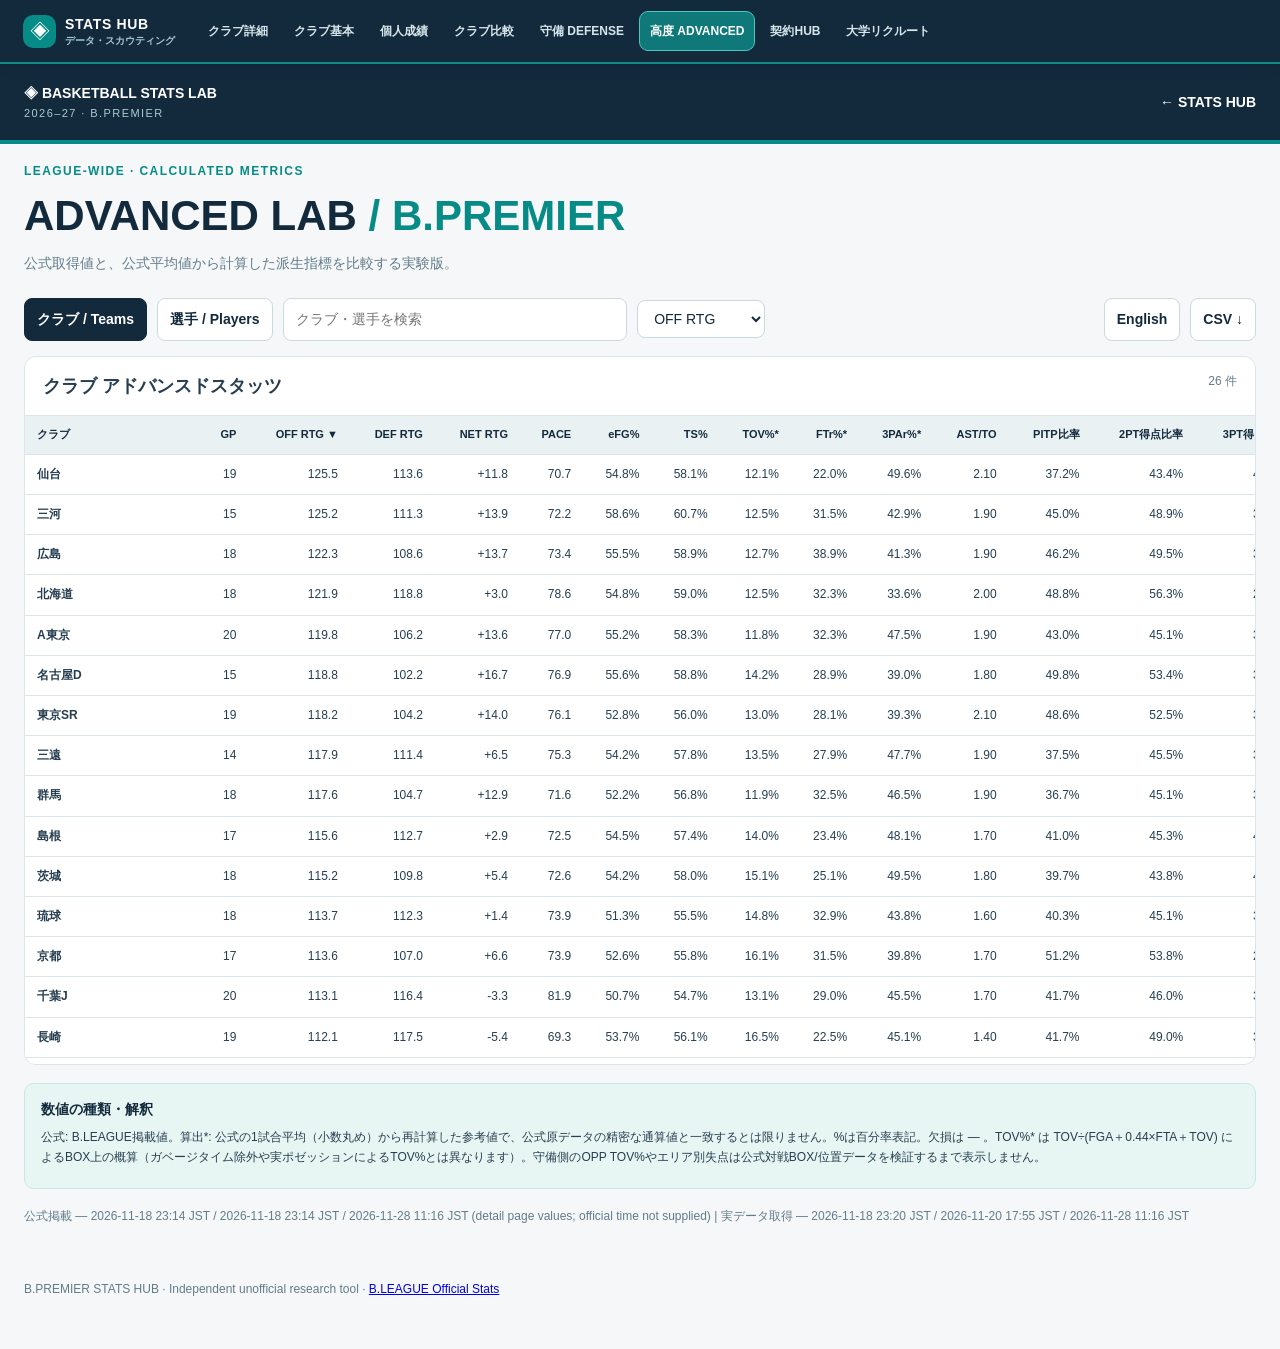
<file: advanced-lab.html>
<!doctype html>
<html lang="ja"><head><meta charset="utf-8"><meta name="viewport" content="width=device-width, initial-scale=1">
<meta name="theme-color" content="#132a3d"><title>ADVANCED LAB | B.PREMIER STATS HUB</title>
<style>
:root{--navy:#132a3d;--teal:#078b87;--ink:#263e50;--muted:#637c8b;--line:#dce6e9;--bg:#f5f7f8;--soft:#e8f6f3}
*{box-sizing:border-box}body{margin:0;font:14px/1.6 -apple-system,BlinkMacSystemFont,"Hiragino Sans","Noto Sans JP",sans-serif;background:var(--bg);color:var(--ink)}
header{background:var(--navy);color:white;border-bottom:4px solid var(--teal)}header .wrap,main,footer{max-width:1480px;margin:auto;padding:18px 24px}
header .wrap{display:flex;justify-content:space-between;align-items:center;gap:14px;flex-wrap:wrap}header a{color:white;text-decoration:none;font-weight:800}header a:hover{text-decoration:underline}
header small{color:#a7ccd2;display:block;font-size:11px;letter-spacing:.13em}
h1{font-size:clamp(26px,4vw,42px);color:var(--navy);line-height:1.2;margin:10px 0}p{margin:6px 0}.eyebrow{font-size:12px;color:var(--teal);font-weight:850;letter-spacing:.12em}
.sub{color:var(--muted)}.controls{display:flex;flex-wrap:wrap;gap:10px;align-items:center;margin:24px 0 15px}
button,input,select{font:inherit;border-radius:8px;border:1px solid #c9dadd;padding:9px 12px;background:#fff;color:var(--navy)}
button{cursor:pointer;font-weight:750}button.active{background:var(--navy);color:white;border-color:var(--navy)}button:hover{border-color:var(--teal)}
input{min-width:220px;flex:1;max-width:400px}select{max-width:230px}.spacer{flex:1}
.panel{border:1px solid var(--line);border-radius:12px;background:white;overflow:hidden}
.bar{display:flex;justify-content:space-between;flex-wrap:wrap;gap:8px;padding:15px 18px;border-bottom:1px solid var(--line)}
.bar strong{font-size:18px}.bar span{color:var(--muted);font-size:12px}
.scroller{overflow:auto;max-height:72vh}table{border-collapse:separate;border-spacing:0;min-width:1450px;width:100%;font-size:12px;white-space:nowrap}
th,td{padding:10px 12px;text-align:right;border-bottom:1px solid var(--line);font-variant-numeric:tabular-nums}
th{position:sticky;top:0;background:#e9f1f3;color:var(--navy);font-size:11px;z-index:2;cursor:pointer;user-select:none}
tr:hover td{background:#f1faf8}th:nth-child(1),td:nth-child(1){text-align:left;position:sticky;left:0;z-index:1;background:white;min-width:150px}
th:nth-child(1){z-index:3;background:#e9f1f3}td:first-child{font-weight:800}td.missing{color:#9daab2}th .arrow{color:var(--teal)}
.legend{margin-top:18px;background:var(--soft);border:1px solid #c8e9e3;padding:14px 16px;border-radius:10px}
.legend strong{color:var(--navy)}.legend p{font-size:12px;line-height:1.7}
.meta{color:var(--muted);font-size:12px;margin:18px 0}footer{color:var(--muted);font-size:12px;padding-bottom:50px}
@media(max-width:650px){header .wrap,main,footer{padding-left:13px;padding-right:13px}.controls{gap:7px}.controls button,.controls select{padding:7px}input{min-width:145px}}
</style><link rel="stylesheet" href="./hub-nav.css?v=20261127"><script defer src="./hub-nav.js?v=20261127"></script>
</head>
<body><header><div class="wrap"><div><a href="./index.html">◈ BASKETBALL STATS LAB</a><small>2026–27 · B.PREMIER</small></div><div><a href="./index.html" id="back">← STATS HUB</a></div></div></header>
<main>
  <div class="eyebrow">LEAGUE-WIDE · CALCULATED METRICS</div>
  <h1>ADVANCED LAB <span style="color:var(--teal)">/ B.PREMIER</span></h1>
  <p class="sub" id="description">公式取得値と、公式平均値から計算した派生指標を比較する実験版。</p>
  <div class="controls" aria-label="Filters">
    <button id="teamBtn" class="active" aria-pressed="true">クラブ / Teams</button>
    <button id="playerBtn" aria-pressed="false">選手 / Players</button>
    <input id="query" placeholder="クラブ・選手を検索" aria-label="Search club or player">
    <select id="metric" aria-label="Sort metric"></select>
    <div class="spacer"></div>
    <button id="langBtn" aria-label="Switch language">English</button>
    <button id="csvBtn">CSV ↓</button>
  </div>
  <section class="panel"><div class="bar"><strong id="tableTitle">クラブ アドバンスドスタッツ</strong><span id="count">Loading…</span></div>
  <div class="scroller" tabindex="0"><table><thead id="thead"></thead><tbody id="tbody"></tbody></table></div></section>
  <div class="legend">
    <strong id="legendTitle">数値の種類・解釈</strong>
    <p id="legendText">公式: B.LEAGUE掲載値。算出*: 公式の1試合平均（小数丸め）から再計算した参考値で、公式原データの精密な通算値と一致するとは限りません。%は百分率表記。欠損は — 。TOV%* は TOV÷(FGA＋0.44×FTA＋TOV) によるBOX上の概算（ガベージタイム除外や実ポゼッションによるTOV%とは異なります）。守備側のOPP TOV%やエリア別失点は公式対戦BOX/位置データを検証するまで表示しません。</p>
  </div>
  <div class="meta" id="source">Loading official source dates…</div>
</main>
<footer>B.PREMIER STATS HUB · Independent unofficial research tool · <a href="https://www.bleague.jp/stats/" target="_blank" rel="noopener">B.LEAGUE Official Stats</a></footer>
<script>
"use strict";
const $=id=>document.getElementById(id);
const rate=(n,d)=>Number.isFinite(n)&&Number.isFinite(d)&&d>0?100*n/d:null;
const num=v=>typeof v==="number"&&Number.isFinite(v)?v:null;
const add=(...values)=>values.every(Number.isFinite)?values.reduce((a,b)=>a+b,0):null;
const mul=(value,factor)=>Number.isFinite(value)?value*factor:null;
const per40=(v,t)=>{if(!Number.isFinite(v)||typeof t!=="string"||! /^\d+:\d{2}$/.test(t))return null;const x=t.split(":").map(Number);const m=x[0]+x[1]/60;return m>0?40*v/m:null};
const state={view:"team",lang:"ja",query:"",sort:"ortg",desc:true,teams:[],players:[],dataset:null};
const defs={
team:[
["abbr","クラブ","Team","text"],
["gp","GP","GP","int"],
["ortg","OFF RTG","ORTG","one"],["drtg","DEF RTG","DRTG","one"],["net","NET RTG","NET RTG","signed"],
["pace","PACE","PACE","one"],["efg","eFG%","eFG%","pct"],["ts","TS%","TS%","pct"],
["tovrate","TOV%*","TOV%*","pct"],["ftr","FTr%*","FTr%*","pct"],["threepar","3PAr%*","3PAr%*","pct"],
["astto","AST/TO","AST/TO","two"],["paint","PITP比率","Paint Pts %","pct"],
["p2","2PT得点比率","2PT Pts %","pct"],["p3","3PT得点比率","3PT Pts %","pct"],
["ftshare","FT得点比率","FT Pts %","pct"],["opppts","平均失点","Opp PPG","one"]
],
player:[
["label","選手","Player","text"],["club","クラブ","Team","text"],["gp","GP","GP","int"],["mpg","MIN","MIN","text"],
["ppg","PTS","PTS","one"],["p40","PTS/40*","PTS/40*","one"],
["efg","eFG%*","eFG%*","pct"],["ts","TS%*","TS%*","pct"],["threepar","3PAr%*","3PAr%*","pct"],
["ftr","FTr%*","FTr%*","pct"],["tovrate","TOV%*","TOV%*","pct"],
["astto","AST/TO*","AST/TO*","two"],["ast40","AST/40*","AST/40*","one"],
["reb40","REB/40*","REB/40*","one"],["stocks40","STL+BLK/40*","STL+BLK/40*","two"],
["plusminus","+/-","+/-","signed"]
]};
const ui={
ja:{desc:"公式取得値と、公式平均値から計算した派生指標を比較する実験版。",search:"クラブ・選手を検索",team:"クラブ アドバンスドスタッツ",player:"選手 アドバンスドスタッツ",legend:"数値の種類・解釈",note:"公式: B.LEAGUE掲載値。算出*: 公式の1試合平均（小数丸め）から再計算した参考値で、公式原データの精密な通算値と一致するとは限りません。%は百分率表記。欠損は — 。TOV%* は TOV÷(FGA＋0.44×FTA＋TOV) によるBOX上の概算（ガベージタイム除外や実ポゼッションによるTOV%とは異なります）。守備側のOPP TOV%やエリア別失点は公式対戦BOX/位置データを検証するまで表示しません。",rows:"件",upd:"公式掲載",got:"実データ取得"},
en:{desc:"Experimental official and derived metrics. Asterisked figures are computed from published rounded averages.",search:"Search clubs or players",team:"Team Advanced Stats",player:"Player Advanced Stats",legend:"Data quality and definitions",note:"Official: published by B.LEAGUE. Derived*: calculated from rounded per-game averages and may differ from precise season totals. Percentages are displayed as %; missing means —. TOV%* uses a box-score estimate: TOV / (FGA + 0.44×FTA + TOV), which is not directly comparable to possession-based or garbage-time-excluded rates. Opponent TOV% and shot-zone defense await verified game BOX/shot-location data.",rows:"rows",upd:"Official posting",got:"Actual retrieval"}};
const teamNamesEn={"滋賀":"Shiga","名古屋D":"Nagoya D","東京SR":"Sunrockers Shibuya","仙台":"Sendai","群馬":"Gunma","京都":"Kyoto","琉球":"Ryukyu","三遠":"San-en","大阪":"Osaka","長崎":"Nagasaki","北海道":"Hokkaido","広島":"Hiroshima","横浜BC":"Yokohama BC","神戸":"Kobe","佐賀":"Saga","富山":"Toyama","島根":"Shimane","宇都宮":"Utsunomiya","A東京":"Alvark Tokyo","秋田":"Akita","茨城":"Ibaraki","信州":"Shinshu","千葉J":"Chiba Jets","三河":"Mikawa","川崎":"Kawasaki","A千葉":"Altiri Chiba"};
const teamLabel=(name,lang)=>lang==="en"?(teamNamesEn[name]||name):name;
function makeRows(d){
 const basic=new Map(d.basic.map(x=>[x.abbr,x]));
 state.teams=d.advanced.map(a=>{const b=basic.get(a.abbr)||{},v=a.v||{};return{
 abbr:a.abbr,abbrJa:a.abbr,abbrEn:teamLabel(a.abbr,"en"),gp:a.gp,ortg:num(v.OFFRTG),drtg:num(v.DEFRTG),net:num(v.NETRTG),pace:num(v.PACE),
 efg:num(v["EFG%"]),ts:num(v["TS%"]),tovrate:rate(num(b.TOPG),add(num(b.FGAPG),mul(num(b.FTAPG),.44),num(b.TOPG))),
 ftr:rate(num(b.FTAPG),num(b.FGAPG)),threepar:rate(num(b["3FGAPG"]),num(b.FGAPG)),
 astto:num(v["AST/TO"]),paint:num(v["%PTSPITP"]),p2:num(v["%PTS2PT"]),
 p3:num(v["%PTS3PT"]),ftshare:num(v["%PTSFT"]),opppts:num(b.OPPPTSPG)}})
 state.players=d.players.map(p=>{const fga=num(p.FGAPG),fta=num(p.FTAPG),fgm=num(p.FGMPG),tpm=num(p["3FGMPG"]),tpa=num(p["3FGAPG"]),tov=num(p.TOPG);
 return{label:state.lang==="en"?(p.name_en||p.name):p.name,labelJa:p.name,labelEn:p.name_en||p.name,club:p.club,clubJa:p.club,clubEn:teamLabel(p.club,"en"),gp:num(p.G),mpg:p.MINPG,ppg:num(p.PPG),p40:per40(num(p.PPG),p.MINPG),
 efg:rate(add(fgm,mul(tpm,.5)),fga),ts:rate(num(p.PPG),mul(add(fga,mul(fta,.44)),2)),
 threepar:rate(tpa,fga),ftr:rate(fta,fga),tovrate:rate(tov,add(fga,mul(fta,.44),tov)),
 astto:tov>0?num(p.APG)/tov:null,ast40:per40(num(p.APG),p.MINPG),
 reb40:per40(num(p.RPG),p.MINPG),stocks40:per40(add(num(p.STPG),num(p.BSPG)),p.MINPG),
 plusminus:num(p["+/-"])}})
}
function fmt(value,type){if(value===null||value===undefined||typeof value==="number"&&!Number.isFinite(value))return "—";
 if(type==="text")return String(value);if(type==="int")return String(Math.round(value));
 if(type==="pct")return Number(value).toFixed(1)+"%";
 if(type==="two")return Number(value).toFixed(2);
 if(type==="signed")return (value>0?"+":"")+Number(value).toFixed(1);
 return Number(value).toFixed(1)}
function rows(){const search=state.query.trim().toLocaleLowerCase();return (state.view==="team"?state.teams:state.players).filter(r=>
  !search||Object.values(r).some(x=>typeof x==="string"&&x.toLocaleLowerCase().includes(search))).sort((a,b)=>{
 const x=a[state.sort],y=b[state.sort];if(x===null||x===undefined)return y===null||y===undefined?0:1;
 if(y===null||y===undefined)return -1;const order=typeof x==="number"&&typeof y==="number"?x-y:String(x).localeCompare(String(y),"ja");
 return state.desc?-order:order
})}
function render(){
 const t=ui[state.lang];document.documentElement.lang=state.lang;$("description").textContent=t.desc;$("query").placeholder=t.search;
 $("tableTitle").textContent=state.view==="team"?t.team:t.player;
 $("legendTitle").textContent=t.legend;$("legendText").textContent=t.note;$("langBtn").textContent=state.lang==="ja"?"English":"日本語";
 $("teamBtn").classList.toggle("active",state.view==="team");$("playerBtn").classList.toggle("active",state.view==="player");
 $("teamBtn").setAttribute("aria-pressed",String(state.view==="team"));$("playerBtn").setAttribute("aria-pressed",String(state.view==="player"));
 const columns=defs[state.view],selected=state.sort;
 $("metric").replaceChildren(...columns.filter(c=>c[3]!=="text").map(c=>{const o=document.createElement("option");o.value=c[0];o.textContent=c[state.lang==="ja"?1:2];o.selected=c[0]===selected;return o}));
 const tr=document.createElement("tr");for(const c of columns){const th=document.createElement("th");th.scope="col";th.textContent=c[state.lang==="ja"?1:2]+(selected===c[0]?(state.desc?" ▼":" ▲"):"");th.onclick=()=>{if(state.sort===c[0])state.desc=!state.desc;else{state.sort=c[0];state.desc=true}render()};tr.append(th)}
 $("thead").replaceChildren(tr);const data=rows();const frag=document.createDocumentFragment();for(const r of data){const tr=document.createElement("tr");
 for(const c of columns){const td=document.createElement("td");const val=c[0]==="label"?(state.lang==="ja"?r.labelJa:r.labelEn):c[0]==="club"?(state.lang==="ja"?r.clubJa:r.clubEn):c[0]==="abbr"?(state.lang==="ja"?r.abbrJa:r.abbrEn):r[c[0]];
 td.textContent=fmt(val,c[3]);if(val===null||val===undefined)td.className="missing";tr.append(td)}
 frag.append(tr)}$("tbody").replaceChildren(frag);$("count").textContent=data.length+" "+t.rows;
 if(state.dataset){const d=state.dataset,u=d.updated||{},r=d.retrieved||{};
 $("source").textContent=t.upd+" — "+[u.advanced,u.basic,u.players].filter(Boolean).join(" / ")+" | "+t.got+" — "+[r.advanced,r.basic,r.players].filter(Boolean).join(" / ")}
}
function setView(view){state.view=view;state.sort=view==="team"?"ortg":"ppg";state.desc=true;render()}
$("teamBtn").onclick=()=>setView("team");$("playerBtn").onclick=()=>setView("player");
$("query").addEventListener("input",e=>{state.query=e.target.value;render()});
$("metric").onchange=e=>{state.sort=e.target.value;state.desc=true;render()};
$("langBtn").onclick=()=>{state.lang=state.lang==="ja"?"en":"ja";render()};
$("csvBtn").onclick=()=>{const columns=defs[state.view],table=rows();const esc=s=>'"'+String(s??"").replace(/"/g,'""')+'"';
 const lines=[columns.map(c=>esc(c[state.lang==="ja"?1:2])).join(",")];
 for(const r of table)lines.push(columns.map(c=>esc(fmt(c[0]==="label"?(state.lang==="ja"?r.labelJa:r.labelEn):c[0]==="club"?(state.lang==="ja"?r.clubJa:r.clubEn):c[0]==="abbr"?(state.lang==="ja"?r.abbrJa:r.abbrEn):r[c[0]],c[3]))).join(","));
 const blob=new Blob(["\ufeff"+lines.join("\r\n")],{type:"text/csv;charset=utf-8"}),url=URL.createObjectURL(blob),a=document.createElement("a");
 a.href=url;a.download="bleague-"+state.view+"-advanced-"+state.lang+".csv";a.click();URL.revokeObjectURL(url)};
fetch("./data/stats.json",{cache:"no-store"}).then(r=>{if(!r.ok)throw Error("HTTP "+r.status);return r.json()}).then(d=>{
 if(!Array.isArray(d.advanced)||!Array.isArray(d.basic)||!Array.isArray(d.players))throw Error("Incomplete data snapshot");
 state.dataset=d;makeRows(d);render()}).catch(err=>{$("count").textContent="Data unavailable: "+err.message;$("source").textContent="Source could not be verified.";});
</script></body></html>
</file>
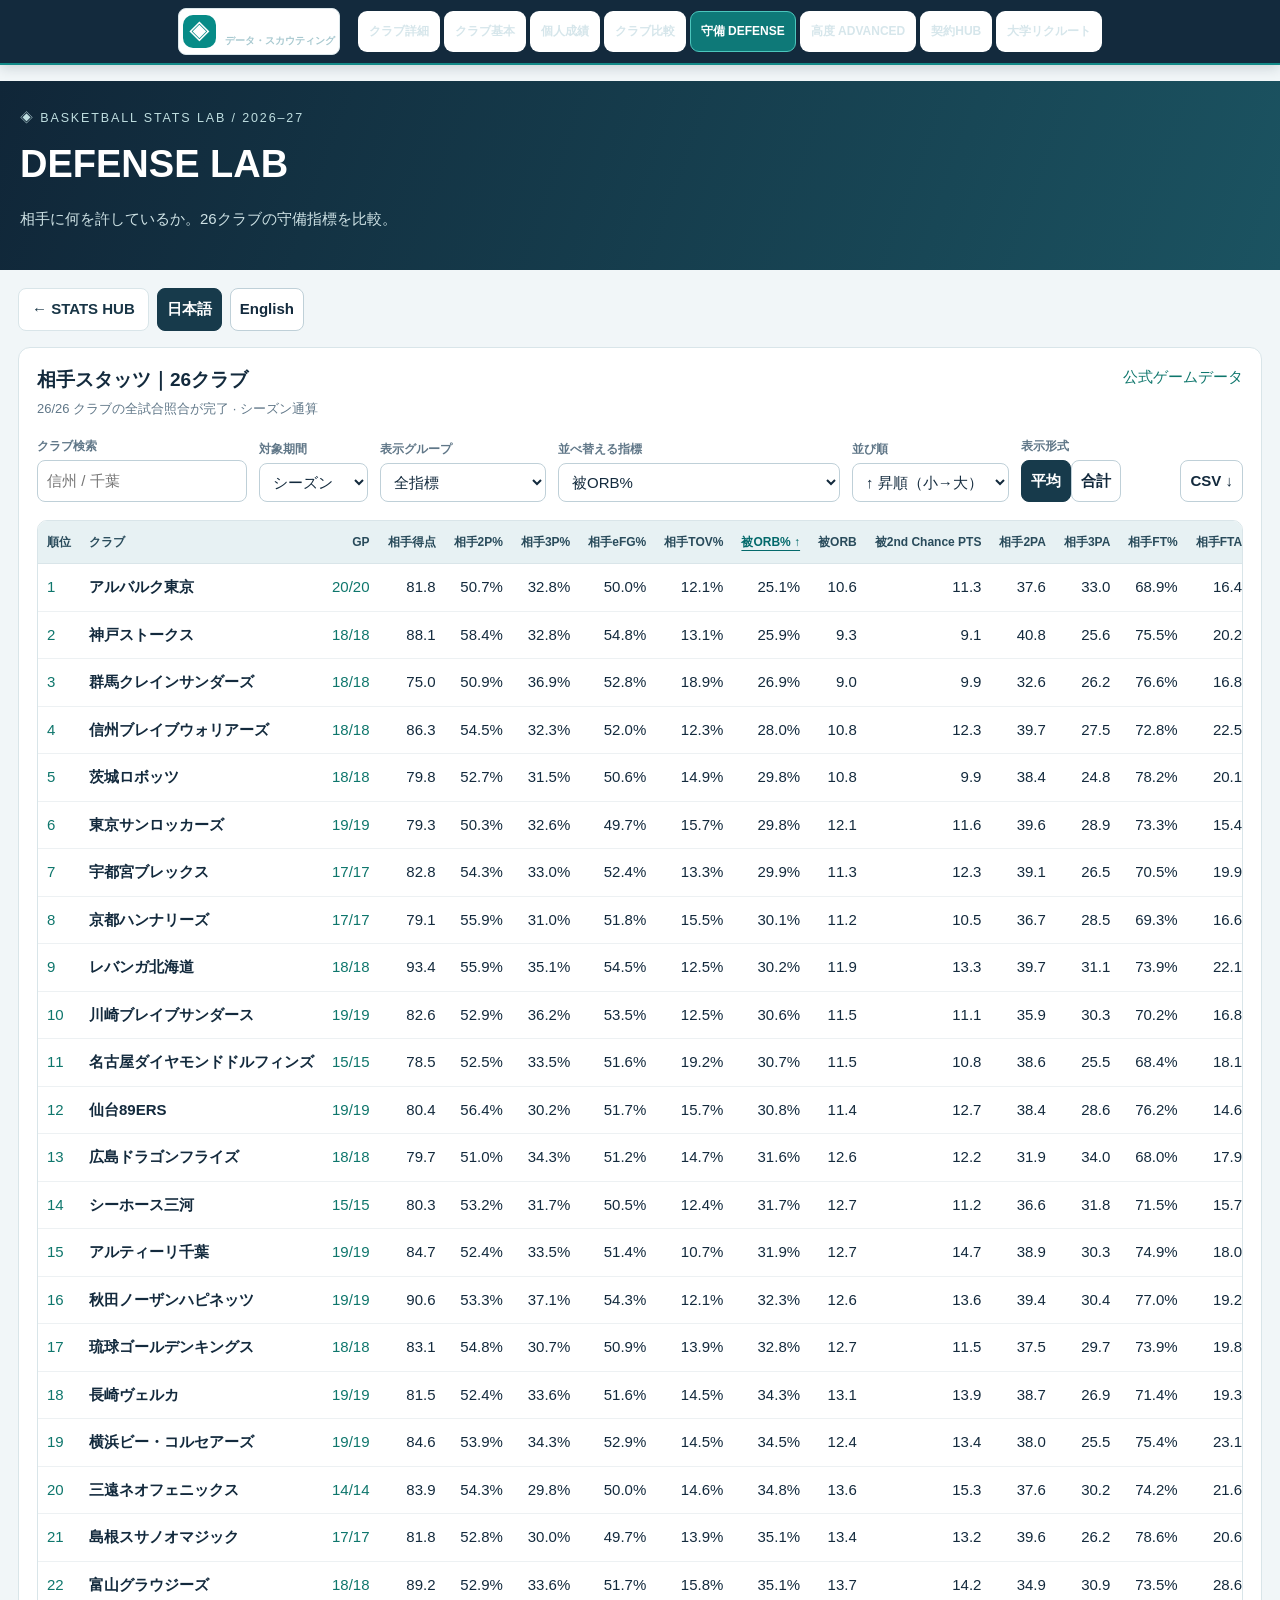
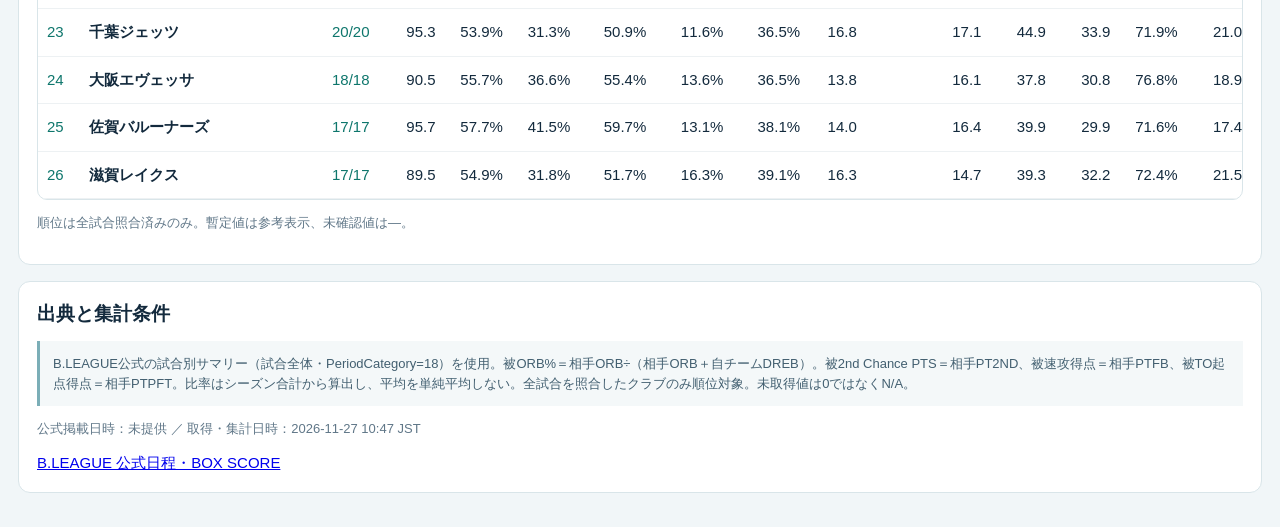
<file: defense.html>
<!doctype html><html lang="ja"><head><meta charset="utf-8"><meta name="viewport" content="width=device-width,initial-scale=1">
<title>B.PREMIER STATS HUB | DEFENSE LAB</title><style>
:root{--navy:#132a3d;--teal:#067a83;--line:#d9e5e9;--muted:#607788}*{box-sizing:border-box}
body{background:#f1f6f8;color:var(--navy);font:15px/1.5 -apple-system,BlinkMacSystemFont,"Noto Sans JP",sans-serif;margin:0}
header{background:linear-gradient(110deg,#102638,#1b5361);padding:25px max(20px,calc((100vw - 1460px)/2));color:#fff}
header small{letter-spacing:.15em;color:#bfdee0}h1{margin:7px 0;font-size:clamp(27px,3vw,38px)}header p{color:#cfe3e6}
main{max-width:1470px;margin:auto;padding:18px}
nav{display:flex;flex-wrap:wrap;gap:8px;align-items:center;margin-bottom:16px}
nav a{background:#fff;color:#183546;padding:9px 13px;border-radius:8px;text-decoration:none;border:1px solid var(--line);font-weight:700}
button,input,select{font:inherit;border:1px solid #bfd0d8;border-radius:8px;padding:9px;background:#fff;color:inherit}
button{cursor:pointer;font-weight:700}button[aria-pressed=true]{background:#173a4b;color:#fff;border-color:#173a4b}
section{border:1px solid var(--line);background:#fff;border-radius:12px;padding:18px;margin-bottom:16px}
h2{font-size:19px;margin:0 0 5px}.muted{color:var(--muted);font-size:13px}.top{display:flex;flex-wrap:wrap;justify-content:space-between;gap:10px}
.controls{display:flex;align-items:end;gap:12px;flex-wrap:wrap;margin:18px 0}
.field{display:flex;flex-direction:column;gap:5px}.field label{font-size:12px;font-weight:700;color:var(--muted)}
input{min-width:190px}.spacer{flex:1}
.scroll{overflow:auto;border:1px solid var(--line);border-radius:10px}
table{border-collapse:collapse;width:100%;min-width:1190px;font-variant-numeric:tabular-nums}
th{background:#e7f1f3;color:#294b5b;font-size:12px;white-space:nowrap;text-align:right;padding:12px 9px;border-bottom:1px solid var(--line)}
th:first-child,th:nth-child(2){text-align:left}th button{background:none;border:0;padding:0;font-size:12px;font-weight:700}th[aria-sort="ascending"] button,th[aria-sort="descending"] button{color:#03696b;text-decoration:underline;text-underline-offset:4px}th button:focus-visible{outline:3px solid #087c82;outline-offset:3px}
td{text-align:right;padding:12px 9px;white-space:nowrap;border-bottom:1px solid #edf1f3}
td:first-child,td:nth-child(2){text-align:left}td:nth-child(2){font-weight:700}
tr:hover td{background:#f6fbfc}.unknown{color:#9aaab0}.partial{color:#946222}.ok{color:#0e766c}
.note{background:#f4f8f9;border-left:3px solid #7baeb7;padding:13px;font-size:13px;color:#425f70}
@media(max-width:650px){section{padding:12px}.field{flex:1 1 42%}.field input,.field select{width:100%;min-width:0}}
</style><link rel="stylesheet" href="./hub-nav.css?v=20261127"><script defer src="./hub-nav.js?v=20261127"></script>
</head><body>
<header><small>◈ BASKETBALL STATS LAB / 2026–27</small><h1>DEFENSE LAB</h1><p id="tagline">相手に何を許しているか。26クラブの守備指標を比較。</p></header>
<main><nav><a href="index.html">← STATS HUB</a><button id="ja" aria-pressed="true">日本語</button><button id="en" aria-pressed="false">English</button></nav>
<section><div class="top"><div><h2 id="heading">相手スタッツ｜26クラブ</h2><div id="summary" class="muted">読み込み中…</div></div><span id="health" class="ok">公式データ読み込み中…</span></div>
<div class="controls"><div class="field"><label for="search" id="findlabel">クラブ検索</label><input id="search" type="search" placeholder="信州 / 千葉"></div>
<div class="field"><label for="period" id="periodlabel">対象期間</label><select id="period"></select></div>
<div class="field"><label for="group" id="grouplabel">表示グループ</label><select id="group"></select></div>
<div class="field"><label for="sort" id="sortlabel">並べ替える指標</label><select id="sort"></select></div>
<div class="field"><label for="direction" id="directionlabel">並び順</label><select id="direction"><option value="asc">↑ 昇順（小→大）</option><option value="desc">↓ 降順（大→小）</option></select></div>
<div class="field"><label id="modelabel">表示形式</label><div><button id="avg" aria-pressed="true">平均</button><button id="total" aria-pressed="false">合計</button></div></div>
<div class="spacer"></div><button id="export">CSV ↓</button></div>
<div class="scroll"><table><thead><tr id="head"></tr></thead><tbody id="rows"></tbody></table></div>
<p id="coverageNote" class="muted"></p></section>
<section><h2 id="sourceHeading">出典と集計条件</h2><p class="note" id="sourceNote"></p>
<p id="stamp" class="muted"></p><a href="https://www.bleague.jp/schedule/" target="_blank" rel="noopener">B.LEAGUE 公式日程・BOX SCORE</a></section></main>
<script>
"use strict";
var fields=[
["opp_pts","相手得点","Opp PTS","num",0],
["opp_2p_pct","相手2P%","Opp 2P%","pct",0],
["opp_3p_pct","相手3P%","Opp 3P%","pct",0],
["opp_efg_pct","相手eFG%","Opp eFG%","pct",0],
["opp_tov_pct","相手TOV%","Opp TOV%","pct",1],
["opp_oreb_pct","被ORB%","Opp ORB%","pct",0],
["opp_oreb","被ORB","Opp ORB","num",0],
["opp_second_chance_pts","被2nd Chance PTS","Opp 2nd Chance PTS","num",0],
["opp_2pa","相手2PA","Opp 2PA","num",0],
["opp_3pa","相手3PA","Opp 3PA","num",0],
["opp_ft_pct","相手FT%","Opp FT%","pct",0],
["opp_fta","相手FTA","Opp FTA","num",0],
["opp_ftr","相手FTr (FTA/FGA)","Opp FTr (FTA/FGA)","pct",0],
["opp_3par","相手3PA比率","Opp 3PA Rate","pct",0],
["opp_pitp","被ペイント得点","Opp Paint PTS","num",0],
["opp_pitp_share","被ペイント得点比率","Opp Paint PTS Share","pct",0],
["opp_fast_break_pts","被速攻得点","Opp Fast Break PTS","num",0],
["opp_fast_break_pts_share","被速攻得点比率","Opp Fast Break PTS Share","pct",0],
["opp_pts_off_tov","被TO起点得点","Opp PTS off TO","num",0],
["opp_pts_off_tov_share","被TO起点得点比率","Opp PTS off TO Share","pct",0],
["opp_second_chance_pts_share","被2nd Chance得点比率","Opp 2nd Chance Share","pct",0],
["opp_second_chance_pts_per_oreb","相手ORB1本当たり2nd Chance得点","Opp 2nd Chance PTS/ORB","ratio",0],
["opp_tov","相手TOV本数","Opp TOV","num",1],
["opp_2pt_scoring_share","相手2PT得点構成","Opp 2PT PTS Share","pct",0],
["opp_3pt_scoring_share","相手3PT得点構成","Opp 3PT PTS Share","pct",0],
["opp_ft_scoring_share","相手FT得点構成","Opp FT PTS Share","pct",0]];
function fieldGroup(key){
 if(["opp_oreb_pct","opp_oreb","opp_second_chance_pts","opp_second_chance_pts_share","opp_second_chance_pts_per_oreb"].includes(key))return "rebound";
 if(["opp_tov","opp_tov_pct","opp_pts_off_tov","opp_pts_off_tov_share"].includes(key))return "turnover";
 if(["opp_pts","opp_pitp","opp_pitp_share","opp_fast_break_pts","opp_fast_break_pts_share","opp_2pt_scoring_share","opp_3pt_scoring_share","opp_ft_scoring_share"].includes(key))return "scoring";
 return "shooting";
}
fields.forEach(function(f){f.push(fieldGroup(f[0]))});
var data=null,lang="ja",mode="avg",order="opp_oreb_pct",sortDirection="asc",filter="",group="all",period="season";
var enNames={"信州":"Shinshu","千葉J":"Chiba Jets","A東京":"Alvark Tokyo","東京SR":"Sunrockers","群馬":"Gunma","宇都宮":"Utsunomiya","三遠":"San-en","三河":"Mikawa","名古屋D":"Nagoya D","京都":"Kyoto","琉球":"Ryukyu","広島":"Hiroshima","島根":"Shimane","長崎":"Nagasaki","北海道":"Hokkaido","仙台":"Sendai","秋田":"Akita","茨城":"Ibaraki","富山":"Toyama","川崎":"Kawasaki","横浜BC":"Yokohama","A千葉":"Altiri Chiba","滋賀":"Shiga","大阪":"Osaka","神戸":"Kobe","佐賀":"Saga"};
function el(id){return document.getElementById(id)}
function t(ja,en){return lang==="ja"?ja:en}
function name(r){return lang==="ja"?r.name:(enNames[r.abbr]||r.abbr)}
function fName(f){return f[lang==="ja"?1:2]}
function periodStats(r){return period==="season"?r.metrics:(r.recent&&r.recent[period]?r.recent[period].metrics:null)}
function periodGP(r){return period==="season"?r.gp:(r.recent&&r.recent[period]?r.recent[period].gp:0)}
function shownFields(){return fields.filter(function(f){return group==="all"||f[5]===group})}
function value(r,key){var m=periodStats(r);if(!m)return null;var v=m[key];if(v==null)return null;var f=fields.find(function(x){return x[0]===key});if(mode==="avg"&&f&&f[3]==="num"){var explicit=m[key+"_pg"];return explicit!=null?explicit:(periodGP(r)>0?v/periodGP(r):null)}return v}
function format(v,type){return v==null?"—":type==="pct"?(100*v).toFixed(1)+"%":type==="ratio"?v.toFixed(2):v.toFixed(1)}
function valid(r){return r.complete&&value(r,order)!=null}
function defaultDirection(key){var chosen=fields.find(function(f){return f[0]===key});return chosen&&chosen[4]?"desc":"asc"}
function selectOrder(key){if(order===key){sortDirection=sortDirection==="asc"?"desc":"asc"}else{order=key;sortDirection=defaultDirection(key)}render()}
function visible(){
var set=(data?data.clubs:[]).slice();
var chosen=fields.find(function(f){return f[0]===order});
set.sort(function(a,b){if(valid(a)!==valid(b))return valid(a)?-1:1;var av=value(a,order),bv=value(b,order);if(av!=null&&bv!=null&&av!==bv)return sortDirection==="asc"?av-bv:bv-av;return a.abbr.localeCompare(b.abbr,"ja")});
var leagueRank=0;set.forEach(function(r){r._defenseRank=valid(r)?++leagueRank:null});
return set.filter(function(r){return!filter||(r.name+" "+r.abbr+" "+(enNames[r.abbr]||"")).toLowerCase().indexOf(filter.toLowerCase())>=0});
}
function cell(tag,text,cls){var x=document.createElement(tag);x.textContent=text;if(cls)x.className=cls;return x}
function render(){
var english=lang==="en";document.documentElement.lang=lang;
el("ja").setAttribute("aria-pressed",String(!english));el("en").setAttribute("aria-pressed",String(english));
el("tagline").textContent=t("相手に何を許しているか。26クラブの守備指標を比較。","What are opponents getting? Verified defensive stats for 26 clubs.");
el("heading").textContent=t("相手スタッツ｜26クラブ","Opponent defense | 26 clubs");
el("findlabel").textContent=t("クラブ検索","Find club");el("sortlabel").textContent=t("並べ替える指標","Sort by");el("directionlabel").textContent=t("並び順","Sort direction");
var directionSelect=el("direction");directionSelect.options[0].textContent=t("↑ 昇順（小→大）","↑ Ascending (low to high)");directionSelect.options[1].textContent=t("↓ 降順（大→小）","↓ Descending (high to low)");directionSelect.value=sortDirection;el("grouplabel").textContent=t("表示グループ","Metric group");el("periodlabel").textContent=t("対象期間","Sample window");
el("modelabel").textContent=t("表示形式","View");el("avg").textContent=t("平均","Per game");el("total").textContent=t("合計","Totals");
el("sourceHeading").textContent=t("出典と集計条件","Sources and methodology");
el("sourceNote").textContent=t("B.LEAGUE公式の試合別サマリー（試合全体・PeriodCategory=18）を使用。被ORB%＝相手ORB÷（相手ORB＋自チームDREB）。被2nd Chance PTS＝相手PT2ND、被速攻得点＝相手PTFB、被TO起点得点＝相手PTPFT。比率はシーズン合計から算出し、平均を単純平均しない。全試合を照合したクラブのみ順位対象。未取得値は0ではなくN/A。","Based on official B.LEAGUE full-game Summaries (PeriodCategory=18). Opp ORB% = Opp ORB / (Opp ORB + own DREB). Opp 2nd Chance PTS = PT2ND; Opp Fast Break PTS = PTFB; Opp PTS off TO = PTPFT. Rates use season totals, not the mean of game rates. Only full-coverage clubs are ranked; unknown values are N/A.");
el("avg").setAttribute("aria-pressed",String(mode==="avg"));el("total").setAttribute("aria-pressed",String(mode==="total"));
var periods=[["season","シーズン","Season"],["last5","直近5試合","Last 5"],["last3","直近3試合","Last 3"]];
var periodOptions=periods.map(function(p){var o=document.createElement("option");o.value=p[0];o.textContent=t(p[1],p[2]);o.selected=(p[0]===period);return o});el("period").replaceChildren.apply(el("period"),periodOptions);
var options=fields.map(function(f){var o=document.createElement("option");o.value=f[0];o.textContent=fName(f);o.selected=(f[0]===order);return o});el("sort").replaceChildren.apply(el("sort"),options);
var groupNames=[["all","全指標","All"],["scoring","得点構成","Scoring"],["shooting","シュート","Shot Profile"],["rebound","リバウンド","Rebounding"],["turnover","TO・ポゼッション","Turnovers / Possessions"]];
var groupOptions=groupNames.map(function(g){var o=document.createElement("option");o.value=g[0];o.textContent=t(g[1],g[2]);o.selected=(group===g[0]);return o});el("group").replaceChildren.apply(el("group"),groupOptions);
var thead=el("head");thead.replaceChildren(cell("th",t("順位","Rank")),cell("th",t("クラブ","Club")),cell("th","GP"));
shownFields().forEach(function(f){var th=document.createElement("th"),b=document.createElement("button");b.type="button";var selected=order===f[0];th.setAttribute("aria-sort",selected?(sortDirection==="asc"?"ascending":"descending"):"none");b.textContent=fName(f)+(selected?(sortDirection==="asc"?" ↑":" ↓"):"");b.title=t("クリックで昇順・降順を切り替え","Click to toggle ascending / descending");b.addEventListener("click",function(){selectOrder(f[0])});th.appendChild(b);thead.appendChild(th)});
if(!data){el("summary").textContent=t("公式ゲームデータ取得中…","Loading verified official game data…");return}
var n=data.clubs.filter(function(r){return r.complete}).length;
el("summary").textContent=n+"/26 "+t("クラブの全試合照合が完了","clubs with complete verified coverage")+" · "+(period==="season"?t("シーズン通算","Season"):period==="last5"?t("直近5試合","Last 5"):t("直近3試合","Last 3"));
el("health").textContent=data.clubs.some(function(r){return r.gp>0})?t("公式ゲームデータ","Official game data"):t("公式試合の照合待ち","Awaiting verified game data");
el("stamp").textContent=t("公式掲載日時：未提供 ／ 取得・集計日時：","Official publication: not supplied / Retrieved and aggregated: ")+(data.updated_at||"—");
el("coverageNote").textContent=t("順位は全試合照合済みのみ。暫定値は参考表示、未確認値は—。","Only clubs with complete coverage receive ranks. Partial values are provisional; unknown values show —.");
var tbody=el("rows");tbody.replaceChildren();
visible().forEach(function(r){var tr=document.createElement("tr");tr.appendChild(cell("td",r._defenseRank?String(r._defenseRank):"—",valid(r)?"ok":"unknown"));
tr.appendChild(cell("td",name(r)));tr.appendChild(cell("td",periodGP(r)+"/"+r.expected_gp,r.complete?"ok":"partial"));
shownFields().forEach(function(f){var v=value(r,f[0]);var td=cell("td",format(v,f[3]),v==null?"unknown":r.complete?"":"partial");if(!r.complete&&v!=null)td.title=t("一部試合のみの参考値","Partial sample only");tr.appendChild(td)});tbody.appendChild(tr)});
if(!tbody.children.length){var r=document.createElement("tr"),td=cell("td",t("該当クラブなし","No matching clubs"));td.colSpan=shownFields().length+3;r.appendChild(td);tbody.appendChild(r)}
}
function saveCSV(){if(!data)return;var lines=[[t("順位","Rank"),t("クラブ","Club"),"Verified GP","Expected GP"].concat(fields.map(fName))];visible().forEach(function(r){lines.push([r._defenseRank||"",name(r),periodGP(r),r.expected_gp].concat(fields.map(function(f){var v=value(r,f[0]);return v==null?"":(f[3]==="pct"?v*100:v).toFixed(2)})))});
var csv="\uFEFF"+lines.map(function(row){return row.map(function(v){return '"'+String(v).replace(/"/g,'""')+'"'}).join(",")}).join("\r\n");
var url=URL.createObjectURL(new Blob([csv],{type:"text/csv;charset=utf-8"})),a=document.createElement("a");a.href=url;a.download="bleague-defense-2026-27.csv";a.click();URL.revokeObjectURL(url)}
el("ja").addEventListener("click",function(){lang="ja";render()});el("en").addEventListener("click",function(){lang="en";render()});
el("avg").addEventListener("click",function(){mode="avg";render()});el("total").addEventListener("click",function(){mode="total";render()});
el("sort").addEventListener("change",function(e){order=e.target.value;sortDirection=defaultDirection(order);if(group!=="all")group=fields.find(function(f){return f[0]===order})[5];render()});el("direction").addEventListener("change",function(e){sortDirection=e.target.value;render()});el("period").addEventListener("change",function(e){period=e.target.value;render()});el("group").addEventListener("change",function(e){group=e.target.value;render()});el("search").addEventListener("input",function(e){filter=e.target.value;render()});el("export").addEventListener("click",saveCSV);
render();fetch("data/defense.json",{cache:"no-store"}).then(function(r){if(!r.ok)throw Error("HTTP "+r.status);return r.json()}).then(function(d){if(!Array.isArray(d.clubs)||d.clubs.length!==26)throw Error("Expected 26 clubs");data=d;render()}).catch(function(e){el("health").textContent="N/A";el("summary").textContent=t("公式DEFENSEデータの取得に失敗","Could not verify official defense data");console.error(e)});
</script></body></html>
</file>
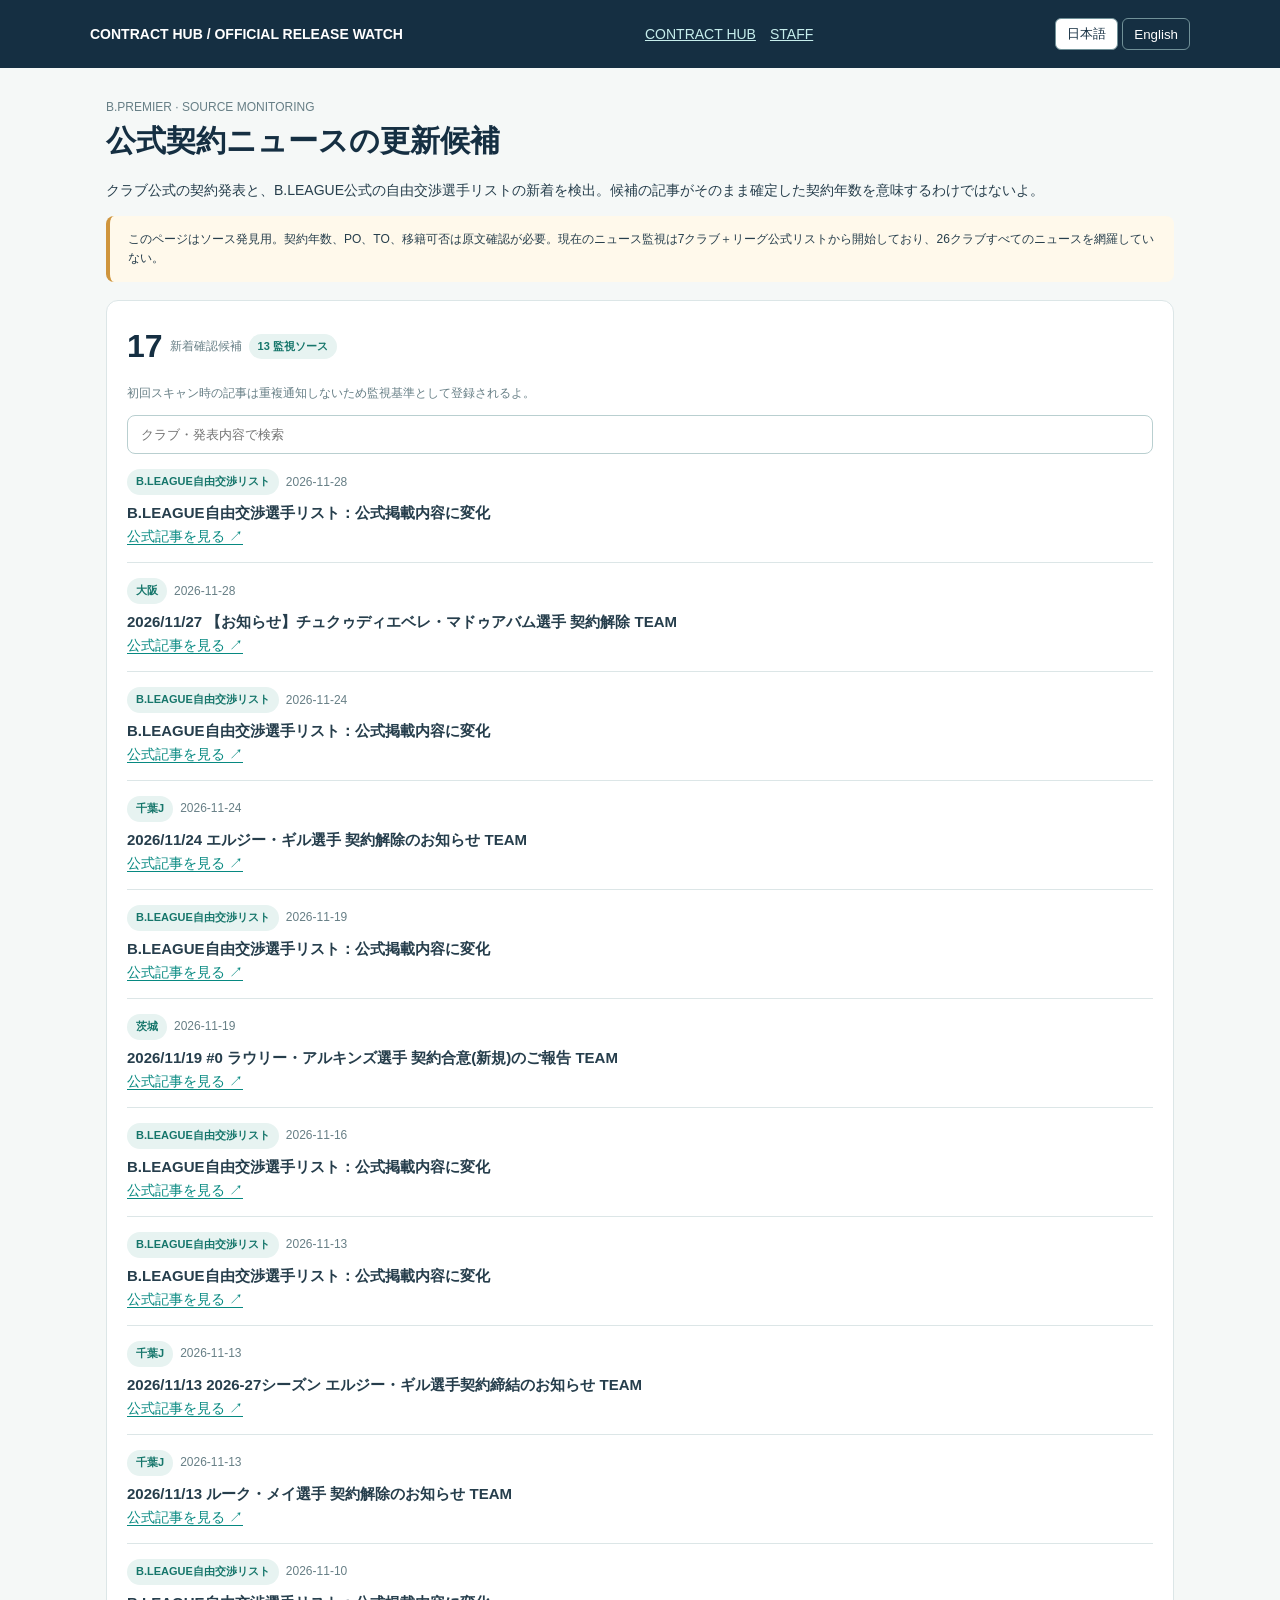
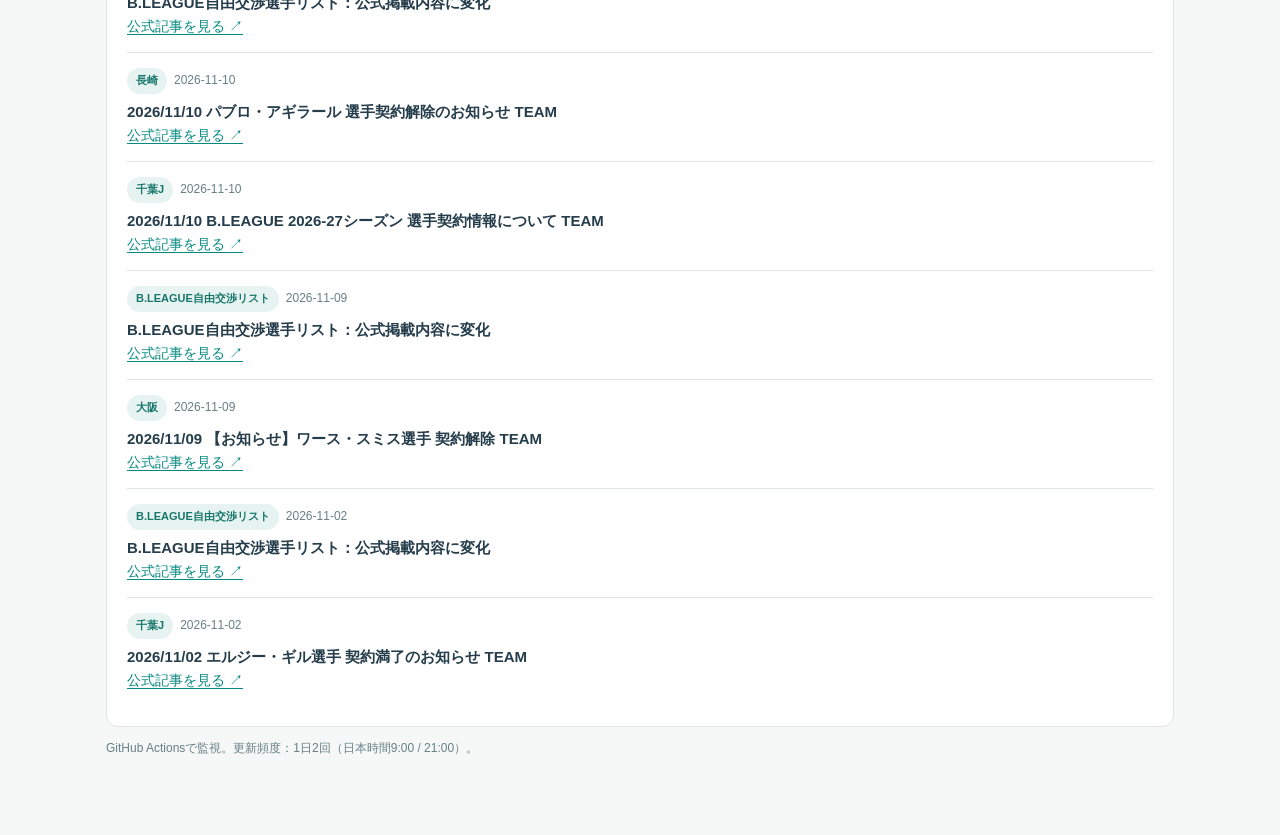
<file: contracts/watch.html>
<!doctype html><html lang="ja"><head><meta charset="utf-8"><meta name="viewport" content="width=device-width,initial-scale=1"><title>CONTRACT RELEASE WATCH | B.LEAGUE</title>
<style>:root{--navy:#152f42;--teal:#078981;--ink:#263e4c;--border:#dce6e7;--muted:#677f86}*{box-sizing:border-box}body{margin:0;background:#f5f8f7;font:14px/1.6 -apple-system,BlinkMacSystemFont,"Hiragino Sans",sans-serif;color:var(--ink)}header{background:var(--navy);color:white;padding:18px max(16px,calc((100vw - 1100px)/2));display:flex;gap:15px;align-items:center;justify-content:space-between;flex-wrap:wrap}header a{color:#c6eeec}main{max-width:1100px;margin:auto;padding:30px 16px 65px}h1{font-size:30px;margin:0 0 6px;color:var(--navy)}h2{font-size:17px}.caption{font-size:12px;color:var(--muted)}.pill{font-weight:800;background:#e7f3f1;color:#16766b;border-radius:99px;padding:4px 9px;font-size:11px}.panel{background:white;border:1px solid var(--border);border-radius:12px;padding:20px;margin-top:18px}.warning{background:#fff9eb;border-left:4px solid #cf953d;padding:14px 18px;border-radius:8px;font-size:12px}.row{padding:15px 0;border-bottom:1px solid var(--border)}.row:last-child{border:0}.row strong{display:block;font-size:15px;margin-top:6px}.row a{color:var(--teal);text-decoration:none;border-bottom:1px solid var(--teal)}.row a:hover{text-decoration:underline}.filters{display:flex;gap:8px;flex-wrap:wrap}.filters input{flex:1;min-width:200px;border:1px solid #b9cfd0;border-radius:8px;padding:11px 13px}.tags{display:flex;gap:7px;flex-wrap:wrap;align-items:center}.count{font-size:32px;font-weight:900;color:var(--navy)}.lang{display:flex;gap:4px}.lang button{background:transparent;border:1px solid #719198;color:white;border-radius:6px;padding:6px 11px;cursor:pointer}.lang button.active{background:white;color:var(--navy)}@media(max-width:550px){h1{font-size:25px}}
</style></head><body><header><strong>CONTRACT HUB / OFFICIAL RELEASE WATCH</strong><span><a href="./">CONTRACT HUB</a>　<a href="./staff.html">STAFF</a></span><div class="lang"><button id="ja">日本語</button><button id="en">English</button></div></header><main><div class="caption">B.PREMIER · SOURCE MONITORING</div><h1 id="heading">公式契約ニュースの更新候補</h1><p id="intro">クラブ公式の契約発表と、B.LEAGUE公式の自由交渉選手リストの新着を検出。候補の記事がそのまま確定した契約年数を意味するわけではないよ。</p><div class="warning" id="disclaimer">このページはソース発見用。契約年数、PO、TO、移籍可否は原文確認が必要。現在のニュース監視は7クラブ＋リーグ公式リストから開始しており、26クラブすべてのニュースを網羅していない。</div>
<div class="panel"><div class="tags"><span id="pendingCount" class="count">—</span><span id="countDesc" class="caption">新着確認候補</span><span id="sourceCount" class="pill"></span></div><p class="caption" id="monitorNote">初回スキャン時の記事は重複通知しないため監視基準として登録されるよ。</p><div class="filters"><input id="search" type="search" placeholder="クラブ・発表内容で検索" aria-label="Search news titles"></div><div id="list" aria-live="polite">Loading...</div></div><p class="caption" id="sourceDesc">GitHub Actionsで監視。更新頻度：1日2回（日本時間9:00 / 21:00）。</p></main>
<script>
const $=q=>document.querySelector(q),esc=v=>String(v??'').replace(/[&<>"']/g,c=>({'&':'&amp;','<':'&lt;','>':'&gt;','"':'&quot;',"'":'&#39;'}[c]));
let items=[],language='ja';try{language=localStorage.getItem('bcontract-lang')==='en'?'en':'ja'}catch{}
const dict={
ja:{heading:'公式契約ニュースの更新候補',intro:'クラブ公式の契約発表と、B.LEAGUE公式の自由交渉選手リストの新着を検出。候補の記事がそのまま確定した契約年数を意味するわけではないよ。',disclaimer:'このページはソース発見用。契約年数、PO、TO、移籍可否は原文確認が必要。現在のニュース監視は7クラブ＋リーグ公式リストから開始しており、26クラブすべてのニュースを網羅していない。',count:'新着確認候補',note:'初回スキャン時の記事は重複通知しないため監視基準として登録されるよ。',search:'クラブ・発表内容で検索',zero:'まだ新しい確認候補はないよ。',source:'公式記事を見る ↗',sources:'監視ソース',schedule:'GitHub Actionsで監視。更新頻度：1日2回（日本時間9:00 / 21:00）。'},
en:{heading:'Official Contract Announcement Leads',intro:'New public club announcements and B.LEAGUE free-agent list changes are detected as research leads, not automatically verified contract terms.',disclaimer:'Source discovery only. Verify contract length, PO, TO and recruitment status from the original release. Current direct coverage is seven clubs plus the league free-agent list, NOT all 26 clubs.',count:'Potential new announcements',note:'Initial results become a baseline to prevent duplicate notifications.',search:'Search club or headline',zero:'No new release leads yet.',source:'View original ↗',sources:'Monitored sources',schedule:'Monitored by GitHub Actions twice daily (09:00 and 21:00 Japan time).'}
};
function tr(k){return dict[language][k]}
function words(){document.documentElement.lang=language;for(const [id,key] of [['heading','heading'],['intro','intro'],['disclaimer','disclaimer'],['countDesc','count'],['monitorNote','note'],['sourceDesc','schedule']])$('#'+id).textContent=tr(key);$('#search').placeholder=tr('search');for(const x of ['ja','en'])$('#'+x).classList.toggle('active',x===language);draw()}
function draw(){const q=$('#search').value.toLowerCase();const filtered=items.filter(v=>[v.club,v.title].join(' ').toLowerCase().includes(q));$('#pendingCount').textContent=items.length;$('#list').innerHTML=filtered.length?filtered.slice().reverse().map(v=>'<div class="row"><div class="tags"><span class="pill">'+esc(v.club)+'</span><span class="caption">'+esc(v.firstSeen||'')+'</span></div><strong>'+esc(v.title)+'</strong><a href="'+esc(v.url)+'" target="_blank" rel="noopener noreferrer">'+tr('source')+'</a></div>').join(''):'<p class="caption">'+tr('zero')+'</p>'}
async function init(){try{const r=await fetch('./watch-state.json',{cache:'no-store'});if(!r.ok)throw Error('HTTP '+r.status);const v=await r.json();items=Array.isArray(v.pending)?v.pending:[];$('#sourceCount').textContent=(v.sourceCoverage||[]).length+' '+tr('sources');words()}catch(e){$('#list').textContent='Source watch not yet available: '+e.message}}
for(const x of ['ja','en'])$('#'+x).addEventListener('click',()=>{language=x;try{localStorage.setItem('bcontract-lang',x)}catch{};words()});$('#search').addEventListener('input',draw);init();
</script></body></html>
</file>
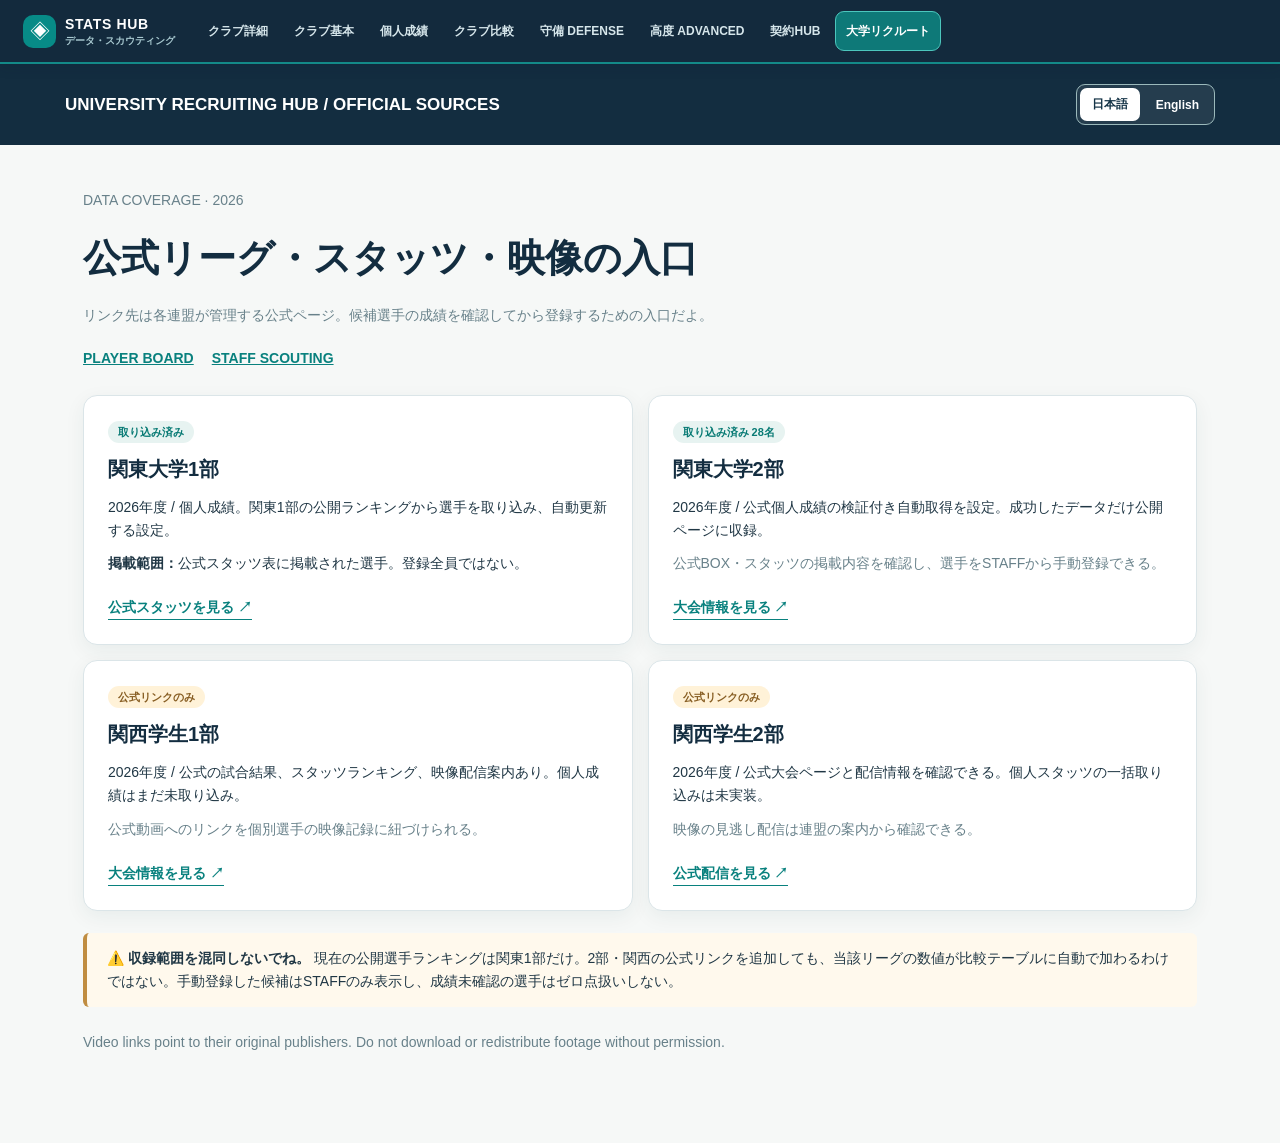
<file: recruiting/sources.html>
<!doctype html><html lang="ja"><head><meta charset="utf-8"><meta name="viewport" content="width=device-width,initial-scale=1"><meta name="robots" content="index,follow"><title>OFFICIAL LEAGUE SOURCES | UNIVERSITY RECRUITING</title>
<style>:root{--navy:#132d40;--teal:#09817e;--ink:#203745;--bg:#f6f8f7}*{box-sizing:border-box}body{margin:0;background:var(--bg);font:14px/1.65 -apple-system,BlinkMacSystemFont,"Hiragino Sans",sans-serif;color:var(--ink)}header{background:var(--navy);color:white;padding:20px max(18px,calc((100vw - 1150px)/2));display:flex;align-items:center;gap:18px}header strong{font-size:17px}a{color:var(--teal)}main{max-width:1150px;margin:auto;padding:30px 18px 75px}h1{font-size:clamp(25px,3vw,40px);color:var(--navy);margin:0 0 12px}.muted{color:#68818a}.badge{background:#e7f3f1;color:#087a74;border-radius:99px;font-size:11px;font-weight:800;padding:5px 10px}.badge.wait{color:#875d22;background:#fff2d8}.grid{display:grid;grid-template-columns:repeat(2,minmax(0,1fr));gap:15px;margin-top:25px}.card{background:white;border:1px solid #dbe5e8;border-radius:14px;padding:24px;box-shadow:0 6px 20px #123e4510}.card h2{margin:10px 0 7px;color:var(--navy);font-size:20px}.card p{margin:10px 0}.link{display:inline-block;margin-top:11px;font-weight:800;text-decoration:none;border-bottom:1px solid var(--teal)}.notice{border-left:4px solid #c08d41;background:#fff9ed;padding:14px 20px;margin-top:22px;border-radius:6px}.nav{display:flex;gap:18px;flex-wrap:wrap;margin-top:20px}.nav a{font-weight:800}@media(max-width:700px){.grid{grid-template-columns:1fr}header{padding:14px 18px}}</style>
<link rel="stylesheet" href="../hub-nav.css?v=20261127"><script defer src="../hub-nav.js?v=20261127"></script>
</head><body><header><strong>UNIVERSITY RECRUITING HUB / OFFICIAL SOURCES</strong></header>
<main><p class="muted">DATA COVERAGE · 2026</p><h1>公式リーグ・スタッツ・映像の入口</h1><p class="muted">リンク先は各連盟が管理する公式ページ。候補選手の成績を確認してから登録するための入口だよ。</p>
<div class="nav"><a href="./index.html">PLAYER BOARD</a><a href="./staff.html">STAFF SCOUTING</a></div>
<section class="grid">
<article class="card"><span class="badge">取り込み済み</span><h2>関東大学1部</h2><p>2026年度 / 個人成績。関東1部の公開ランキングから選手を取り込み、自動更新する設定。</p><p><strong>掲載範囲：</strong>公式スタッツ表に掲載された選手。登録全員ではない。</p><a class="link" href="https://www.kcbbf.jp/game/stats/type/league/year/2026/league_id/408" target="_blank" rel="noopener noreferrer">公式スタッツを見る ↗</a></article>
<article class="card"><span class="badge wait" id="d2-source-status">公式データ検証待ち</span><h2>関東大学2部</h2><p>2026年度 / 公式個人成績の検証付き自動取得を設定。成功したデータだけ公開ページに収録。</p><p class="muted">公式BOX・スタッツの掲載内容を確認し、選手をSTAFFから手動登録できる。</p><a class="link" href="https://www.kcbbf.jp/game/result/type/league/year/2026/league_id/410" target="_blank" rel="noopener noreferrer">大会情報を見る ↗</a></article>
<article class="card"><span class="badge wait">公式リンクのみ</span><h2>関西学生1部</h2><p>2026年度 / 公式の試合結果、スタッツランキング、映像配信案内あり。個人成績はまだ未取り込み。</p><p class="muted">公式動画へのリンクを個別選手の映像記録に紐づけられる。</p><a class="link" href="https://www.kibf.or.jp/archives/34937" target="_blank" rel="noopener noreferrer">大会情報を見る ↗</a></article>
<article class="card"><span class="badge wait">公式リンクのみ</span><h2>関西学生2部</h2><p>2026年度 / 公式大会ページと配信情報を確認できる。個人スタッツの一括取り込みは未実装。</p><p class="muted">映像の見逃し配信は連盟の案内から確認できる。</p><a class="link" href="https://www.kibf.or.jp/competition/2026league" target="_blank" rel="noopener noreferrer">公式配信を見る ↗</a></article>
</section>
<section class="notice">⚠️ <strong>収録範囲を混同しないでね。</strong> 現在の公開選手ランキングは関東1部だけ。2部・関西の公式リンクを追加しても、当該リーグの数値が比較テーブルに自動で加わるわけではない。手動登録した候補はSTAFFのみ表示し、成績未確認の選手はゼロ点扱いしない。</section>
<p class="muted" style="margin-top:24px">Video links point to their original publishers. Do not download or redistribute footage without permission.</p>
</main><script>
fetch('./players-kanto2.json',{cache:'no-store'}).then(r=>r.ok?r.json():null).then(d=>{
const el=document.querySelector('#d2-source-status');if(el&&d&&d.status==='verified'&&Array.isArray(d.players)&&d.players.length>=20){el.classList.remove('wait');el.textContent='取り込み済み '+d.players.length+'名';}
}).catch(()=>{});
</script><script defer src="./i18n.js?v=20261028b"></script></body></html>
</file>
<file: hub-nav.css>
/* Shared navigation for the STATS HUB family. Entirely scoped to #hubGlobalNav. */
#hubGlobalNav{
  --hub-ink:#f6fafb;
  --hub-aqua:#99e2da;
  position:sticky;
  top:0;
  z-index:10; /* Below contract/recruiting drawers (z-index:20). */
  isolation:isolate;
  width:100%;
  background:#132a3d;
  color:var(--hub-ink);
  border-bottom:2px solid #138a88;
  box-shadow:0 3px 12px rgba(5,29,44,.16);
  font-family:-apple-system,BlinkMacSystemFont,"Hiragino Sans","Noto Sans JP",sans-serif;
  font-size:13px;
  line-height:1.35;
}
#hubGlobalNav *,
#hubGlobalNav *::before,
#hubGlobalNav *::after{box-sizing:border-box}
#hubGlobalNav .hub-nav-inner{
  max-width:1510px;
  padding:8px 19px;
  margin:0 auto;
  display:flex;
  align-items:center;
  gap:18px;
}
#hubGlobalNav .hub-nav-brand{
  flex:0 0 auto;
  display:flex;
  align-items:center;
  gap:9px;
  color:#fff!important;
  text-decoration:none!important;
  padding:6px 4px;
  min-width:152px;
  white-space:nowrap;
}
#hubGlobalNav .hub-nav-mark{
  display:grid;
  place-items:center;
  width:33px;
  height:33px;
  border-radius:10px;
  color:#fff;
  background:#078b87;
  font-size:20px;
  line-height:1;
}
#hubGlobalNav .hub-nav-brand-name{font-weight:850;letter-spacing:.045em;font-size:14px;display:block}
#hubGlobalNav .hub-nav-brand-desc{color:#a8c9d0;display:block;font-size:10px;font-weight:650}
#hubGlobalNav .hub-nav-links{
  display:flex;
  align-items:center;
  gap:4px;
  overflow-x:auto;
  scrollbar-width:thin;
  scrollbar-color:#53757e transparent;
  min-width:0;
  flex:1 1 auto;
  padding:3px 0;
}
#hubGlobalNav .hub-nav-link{
  display:inline-flex;
  align-items:center;
  justify-content:center;
  white-space:nowrap;
  color:#d6e6eb!important;
  text-decoration:none!important;
  padding:11px 10px;
  border-radius:9px;
  font-size:12px;
  font-weight:720;
  border:1px solid transparent;
  transition:background-color .13s,color .13s;
  min-height:40px;
}
#hubGlobalNav .hub-nav-link:hover{background:#29495c;color:#fff!important}
#hubGlobalNav .hub-nav-link[aria-current="page"]{
  color:#fff!important;
  background:#0e7978;
  border-color:#4cc6bd;
  font-weight:850;
}
#hubGlobalNav :is(a,select):focus-visible{
  outline:3px solid #f7c573;
  outline-offset:2px;
}
#hubGlobalNav .hub-nav-mobile{display:none}
#hubGlobalNav .hub-nav-quick{display:none}
@media (max-width:830px){
  #hubGlobalNav .hub-nav-inner{padding:9px 14px;gap:10px;flex-wrap:wrap}
  #hubGlobalNav .hub-nav-brand{min-width:auto;padding:1px 0;flex:0 0 auto}
  #hubGlobalNav .hub-nav-mark{height:30px;width:30px;border-radius:8px}
  #hubGlobalNav .hub-nav-brand-name{font-size:13px}
  #hubGlobalNav .hub-nav-brand-desc{font-size:9px}
  #hubGlobalNav .hub-nav-links{display:none}
  #hubGlobalNav .hub-nav-mobile{
    display:flex;
    align-items:center;
    gap:7px;
    margin-left:auto;
    min-width:0;
    flex:1;
    justify-content:flex-end;
  }
  #hubGlobalNav .hub-nav-mobile-label{
    color:#c5d9e0;
    font-size:11px;
    font-weight:750;
    white-space:nowrap;
  }
  #hubGlobalNav .hub-nav-select{
    flex:1;
    min-width:0;
    width:auto;
    max-width:225px;
    height:38px;
    margin:0;
    padding:7px 27px 7px 10px;
    border:1px solid #8eb5be;
    border-radius:8px;
    background:#edf8f8;
    color:#163a49;
    font-size:13px;
    font-weight:850;
    line-height:1.2;
    cursor:pointer;
  }
  #hubGlobalNav .hub-nav-quick{
    display:flex;
    align-items:center;
    gap:7px;
    width:100%;
    overflow-x:auto;
    padding:2px 0;
    scrollbar-width:none;
    scroll-snap-type:x proximity;
  }
  #hubGlobalNav .hub-nav-quick::-webkit-scrollbar{display:none}
  #hubGlobalNav .hub-nav-quick .hub-nav-link{
    min-height:32px;
    padding:7px 11px;
    font-size:11px;
    border-color:#365869;
    flex:0 0 auto;
    scroll-snap-align:start;
  }
}
@media (max-width:390px){
  #hubGlobalNav .hub-nav-mobile-label{display:none}
  #hubGlobalNav .hub-nav-inner{padding:8px 10px}
  #hubGlobalNav .hub-nav-select{max-width:190px}
}
@media (prefers-reduced-motion:reduce){
  #hubGlobalNav .hub-nav-link{transition:none}
}
</file>
